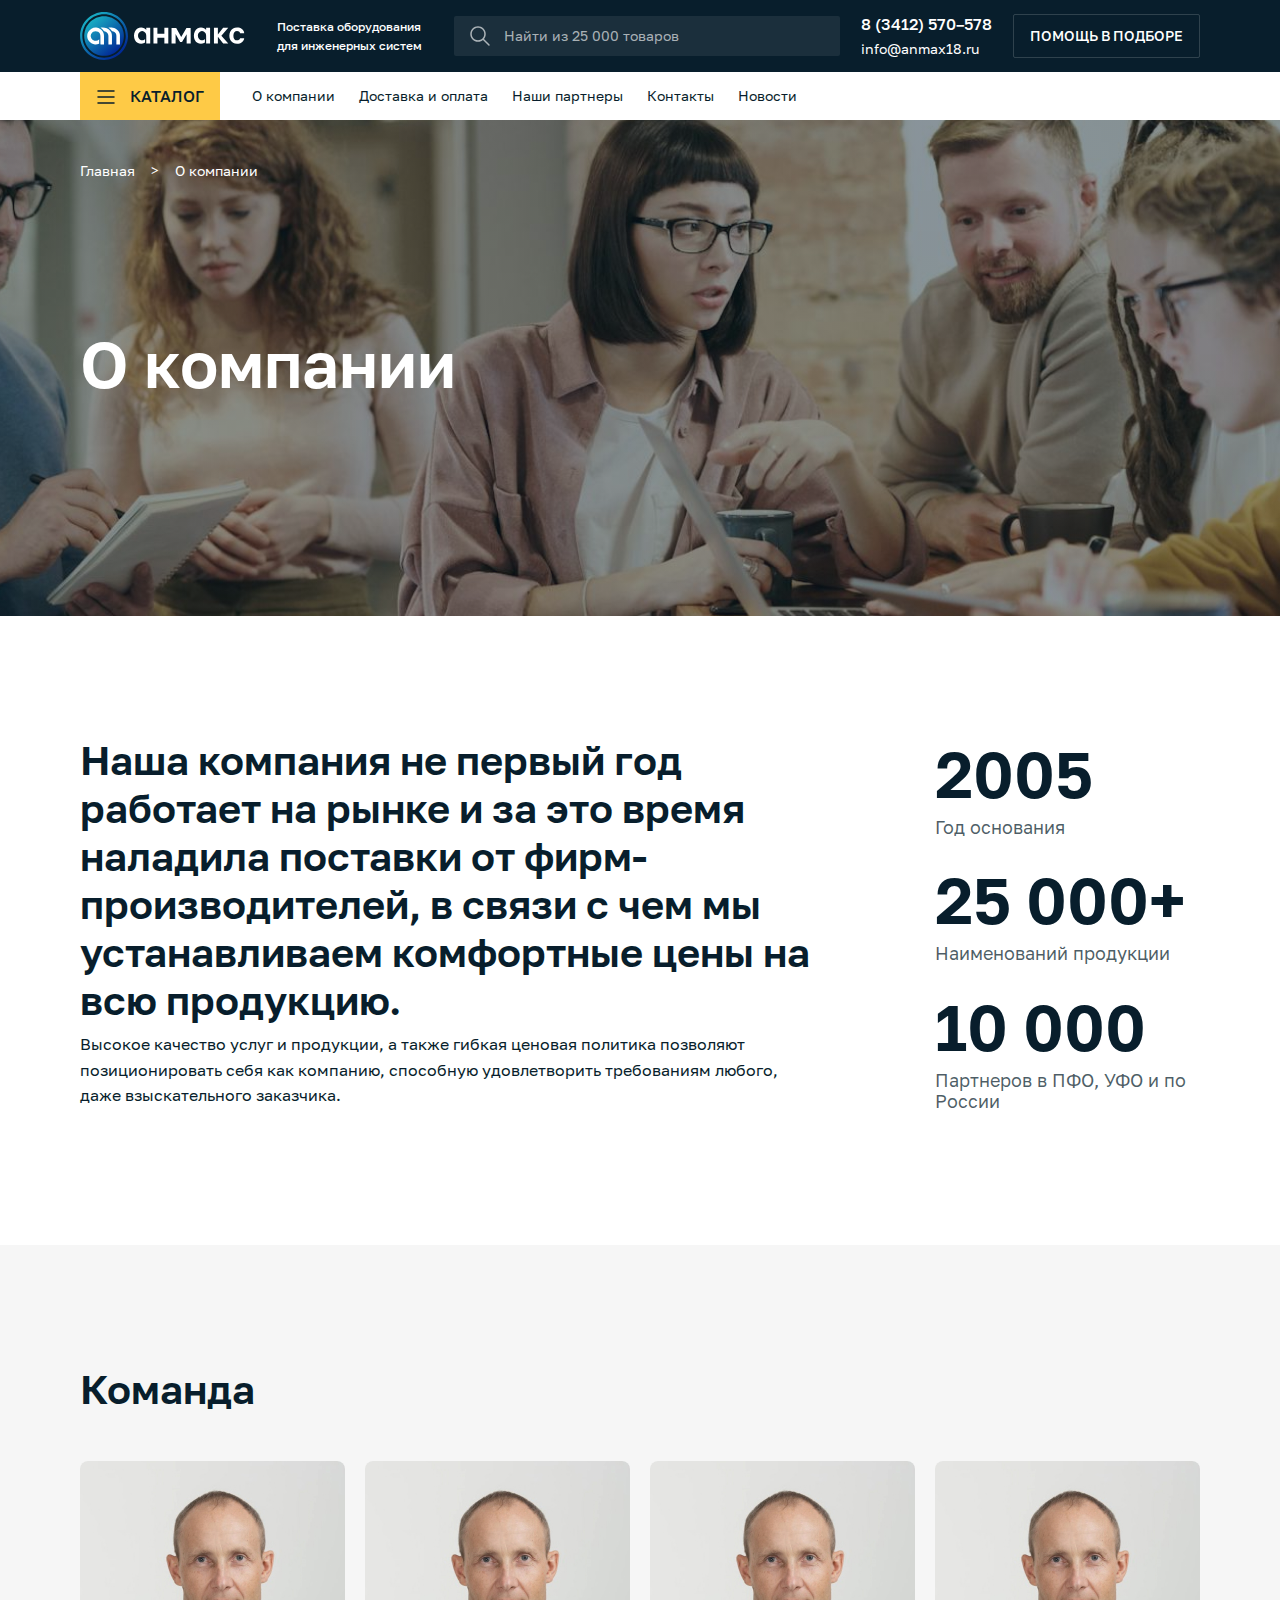
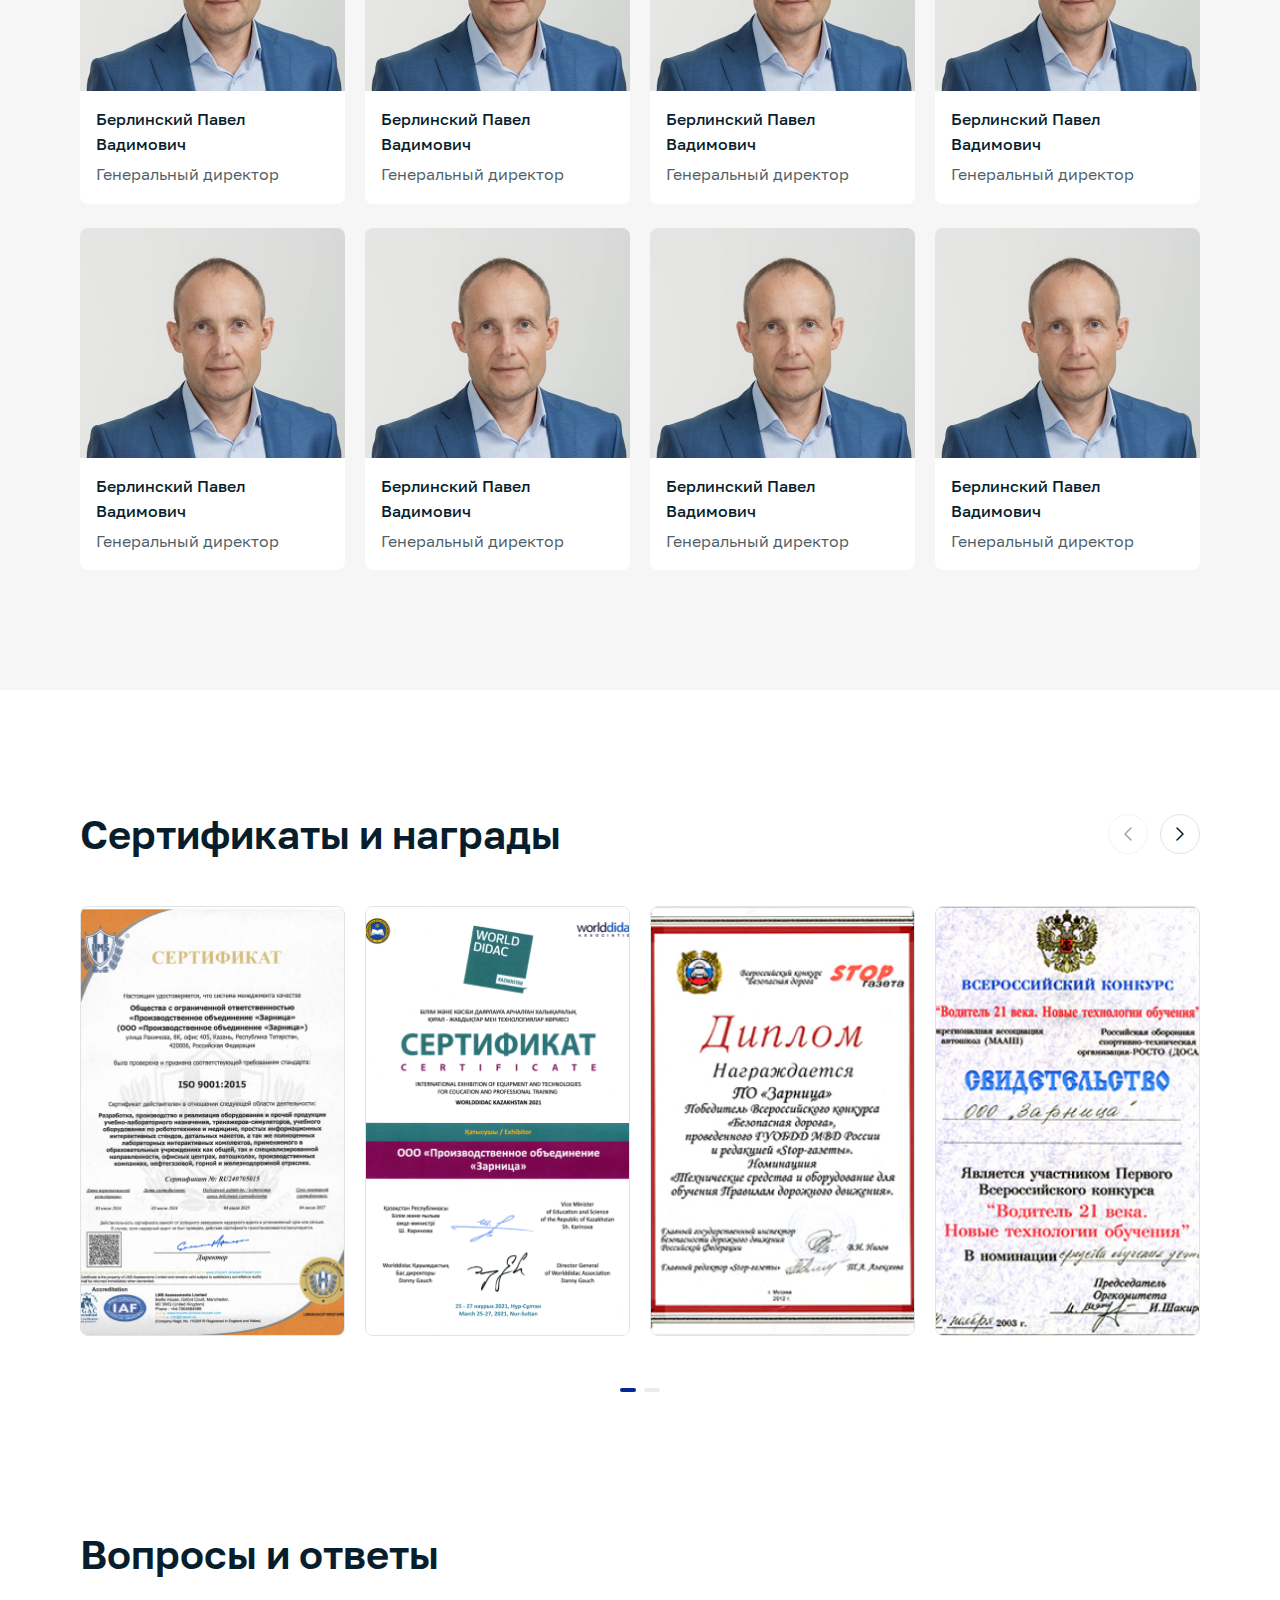
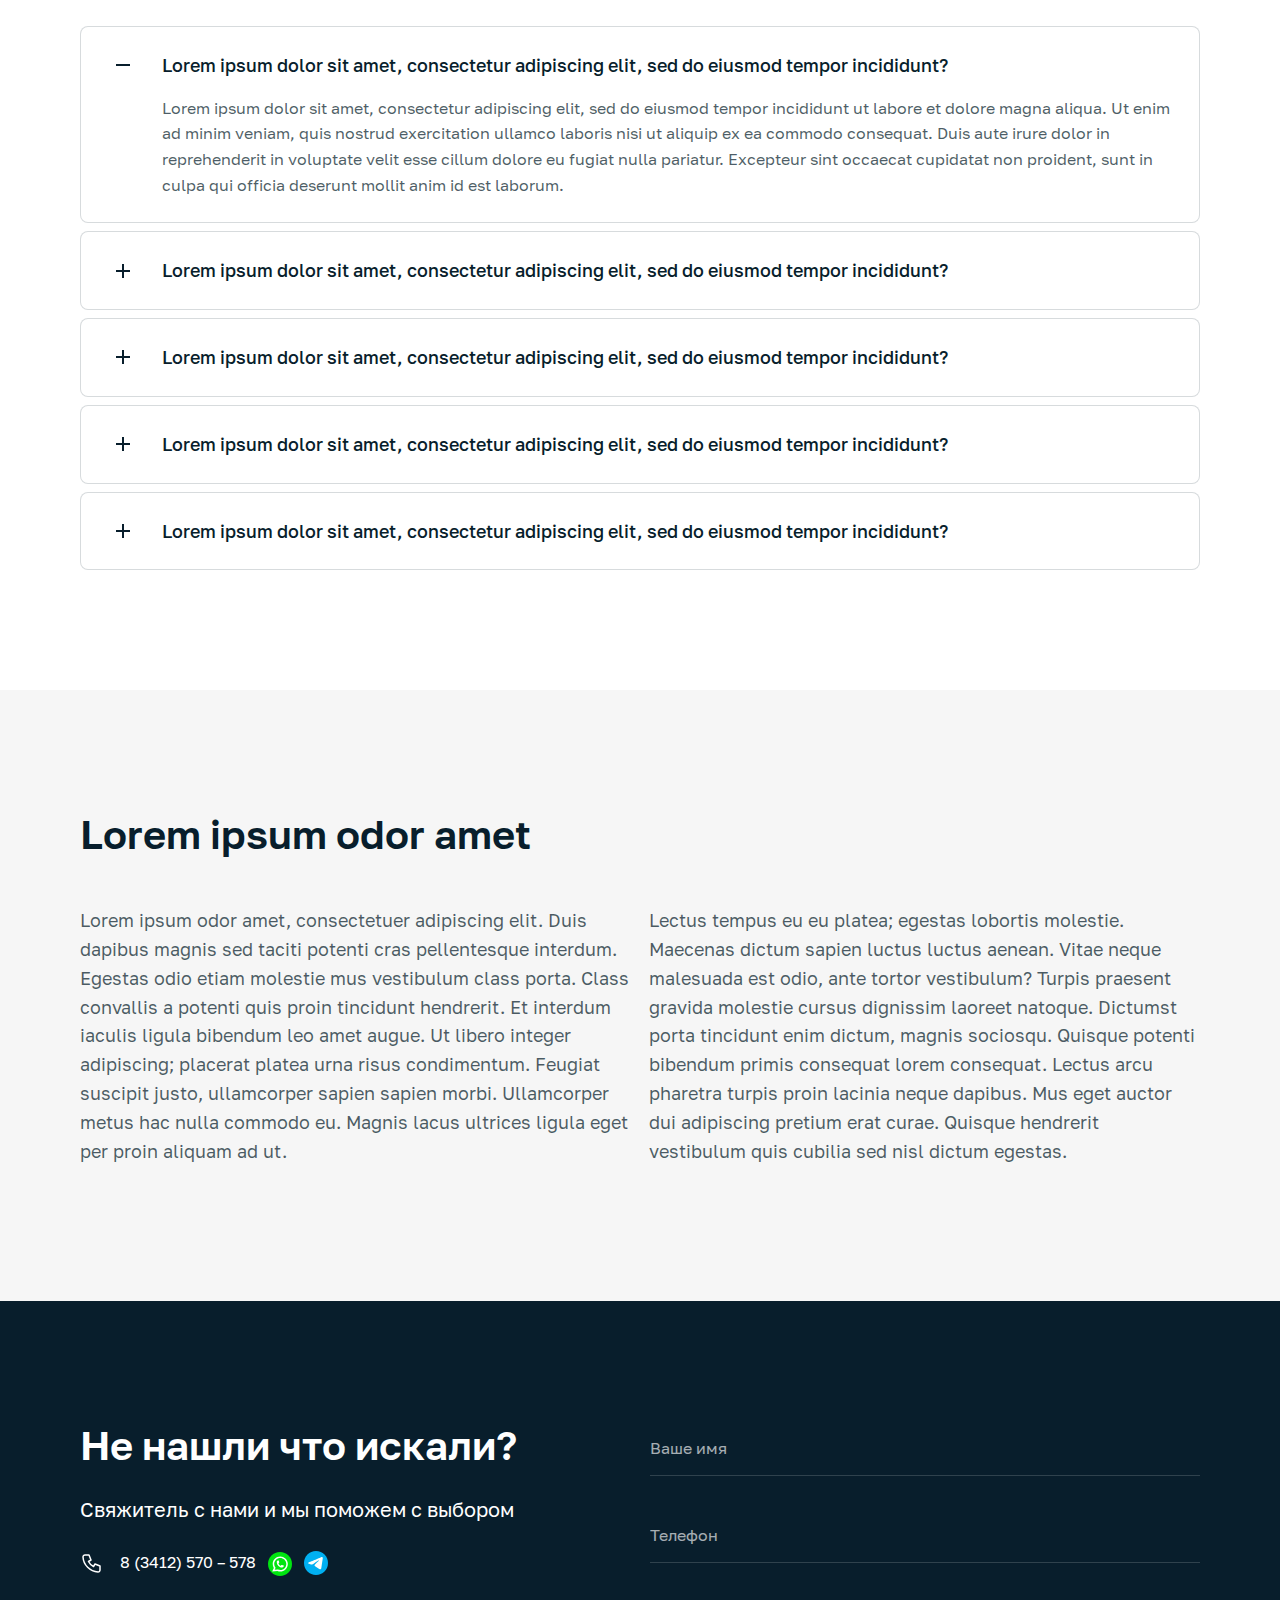
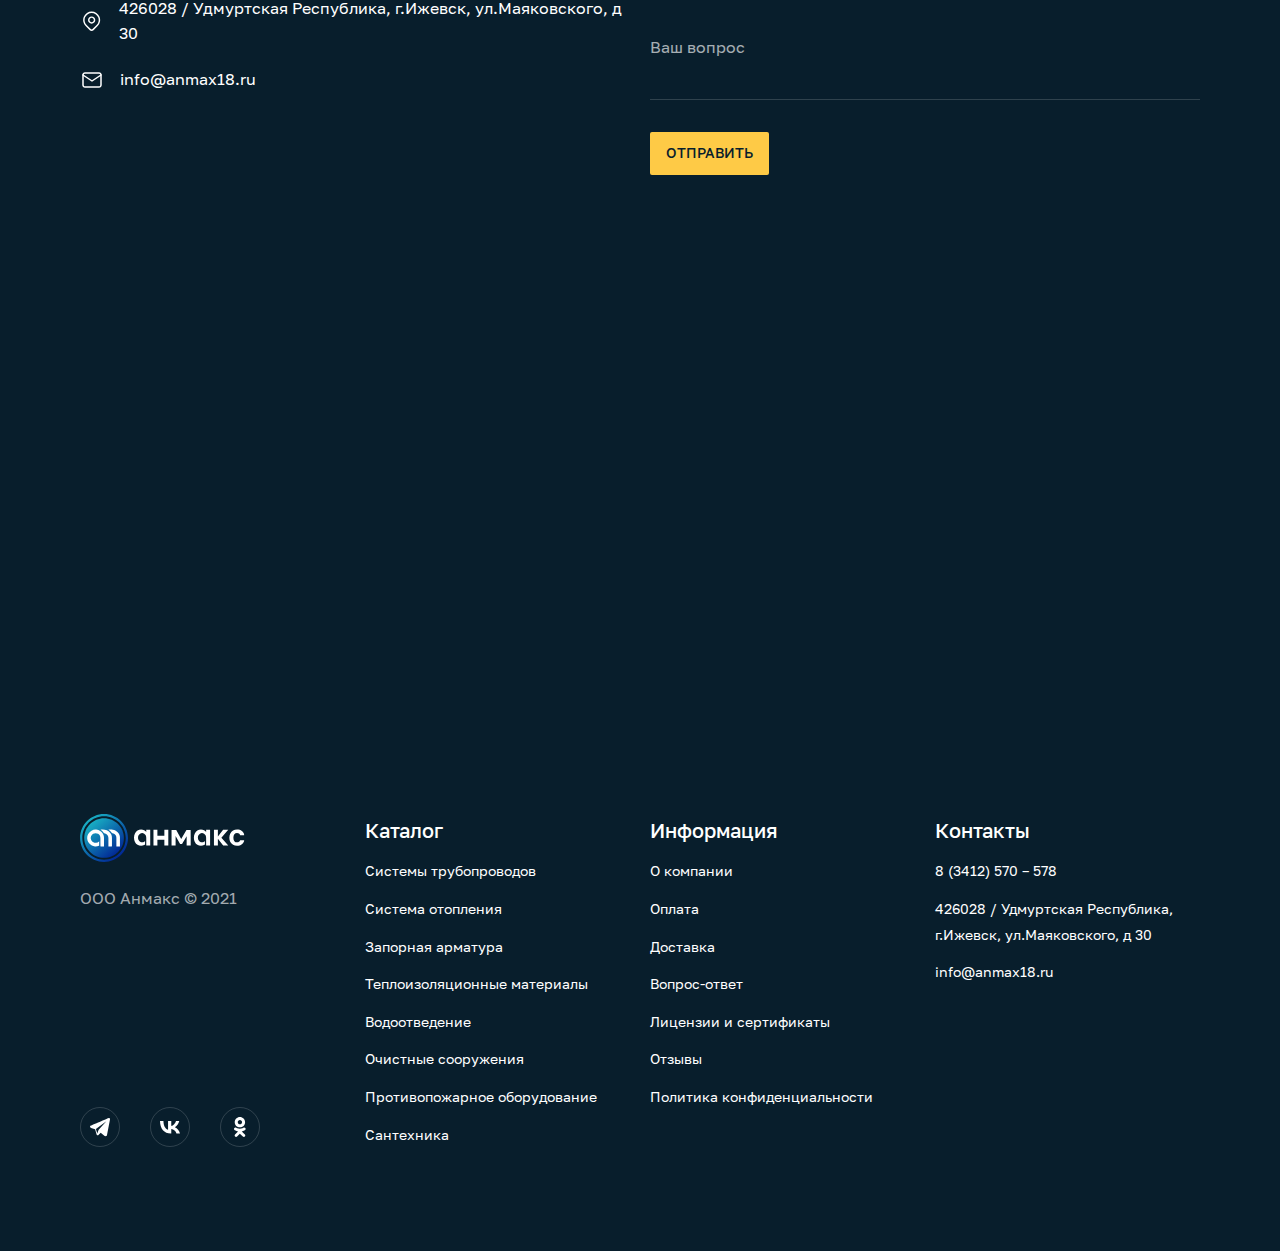
<file: about.html>
<!DOCTYPE html>
<html>

<head>

	<meta charset="utf-8">
	<!-- <base href="/"> -->

	<title>Анмакс</title>
	<meta name="description" content="">

	<meta name="viewport"
		content="width=device-width, initial-scale=1.0, minimum-scale=1.0, maximum-scale=1.0, user-scalable=no">

	<link rel="icon" href="images/favicon.png">
	<meta property="og:image" content="images/preview.jpg">

	<link rel="stylesheet" href="libs/bootstrap/css/bootstrap-reboot.min.css">
	<link rel="stylesheet" href="libs/bootstrap/css/bootstrap-grid.min.css">
	<link rel="stylesheet" href="libs/swiper/swiper-bundle.min.css">
	<link rel="stylesheet" href="libs/fancybox/fancybox.min.css">

	<link rel="stylesheet" href="css/main.css">
	<link rel="stylesheet" href="css/media.css">

	<script src="libs/jquery/jquery-3.6.0.min.js" defer></script>
	<script src="libs/swiper/swiper-bundle.min.js" defer></script>
	<script src="libs/fancybox/fancybox.umd.js" defer></script>
	<script src="libs/input-mask/jquery.maskedinput.min.js"></script>

	<script src="js/common.js" defer></script>

</head>

<body>

	<div class="app">
		<header>
			<div class="top_nav">
				<div class="container">
					<div class="row">
						<div class="col-12">
							<div class="d-flex align-items-center justify-content-between">
								<div class="d-flex align-items-center">
									<a href="#" class="logo">
										<img src="images/logo.svg" alt="">
									</a>
									<div class="ls_size m_text d-none d-md-block">
										Поставка оборудования<br>для инженерных систем
									</div>
									<div class="search_wrapper d-none d-lg-block">
										<form>
											<button>
												<svg width="20" height="20" viewBox="0 0 20 20" fill="none" xmlns="http://www.w3.org/2000/svg">
													<path fill-rule="evenodd" clip-rule="evenodd"
														d="M8 0.25C6.98226 0.25 5.97448 0.450459 5.0342 0.839933C4.09393 1.22941 3.23958 1.80027 2.51992 2.51992C1.80027 3.23958 1.22941 4.09393 0.839934 5.0342C0.45046 5.97448 0.25 6.98226 0.25 8C0.25 9.01774 0.45046 10.0255 0.839934 10.9658C1.22941 11.9061 1.80027 12.7604 2.51992 13.4801C3.23958 14.1997 4.09393 14.7706 5.0342 15.1601C5.97448 15.5495 6.98226 15.75 8 15.75C9.01774 15.75 10.0255 15.5495 10.9658 15.1601C11.6743 14.8666 12.334 14.4702 12.924 13.9847L18.4697 19.5303C18.7626 19.8232 19.2374 19.8232 19.5303 19.5303C19.8232 19.2374 19.8232 18.7626 19.5303 18.4697L13.9847 12.924C14.4702 12.334 14.8666 11.6743 15.1601 10.9658C15.5495 10.0255 15.75 9.01774 15.75 8C15.75 6.98226 15.5495 5.97448 15.1601 5.0342C14.7706 4.09393 14.1997 3.23958 13.4801 2.51992C12.7604 1.80027 11.9061 1.22941 10.9658 0.839933C10.0255 0.450459 9.01774 0.25 8 0.25ZM5.60823 2.22575C6.36651 1.91166 7.17924 1.75 8 1.75C8.82076 1.75 9.63349 1.91166 10.3918 2.22575C11.1501 2.53984 11.8391 3.00022 12.4194 3.58058C12.9998 4.16095 13.4602 4.84994 13.7742 5.60823C14.0883 6.36651 14.25 7.17924 14.25 8C14.25 8.82076 14.0883 9.63349 13.7742 10.3918C13.4602 11.1501 12.9998 11.8391 12.4194 12.4194C11.8391 12.9998 11.1501 13.4602 10.3918 13.7742C9.63349 14.0883 8.82076 14.25 8 14.25C7.17924 14.25 6.36651 14.0883 5.60823 13.7742C4.84994 13.4602 4.16095 12.9998 3.58058 12.4194C3.00022 11.8391 2.53984 11.1501 2.22575 10.3918C1.91166 9.63349 1.75 8.82076 1.75 8C1.75 7.17924 1.91166 6.36651 2.22575 5.60823C2.53984 4.84994 3.00022 4.16095 3.58058 3.58058C4.16095 3.00022 4.84994 2.53984 5.60823 2.22575Z"
														fill="white" fill-opacity="0.64" />
												</svg>
											</button>
											<input type="search" name="" id="" class="main_search" required
												placeholder="Найти из 25 000 товаров">
										</form>
									</div>
								</div>
								<div class="contact_header">
									<a href="tel:+73412570578" class="m_text d-block">8 (3412) 570–578</a>
									<a href="mailto:info@anmax18.ru" class="s_size d-block">info@anmax18.ru</a>
								</div>
								<a href="#" class="btn border_btn d-none d-lg-inline-block">Помощь в подборе</a>
								<a href="tel:" class="d-block d-lg-none phone-header">
									<svg width="24" height="24" viewBox="0 0 24 24" fill="none" xmlns="http://www.w3.org/2000/svg">
										<g clip-path="url(#clip0_178_3539)">
											<path
												d="M5 4H9L11 9L8.5 10.5C9.57096 12.6715 11.3285 14.429 13.5 15.5L15 13L20 15V19C20 19.5304 19.7893 20.0391 19.4142 20.4142C19.0391 20.7893 18.5304 21 18 21C14.0993 20.763 10.4202 19.1065 7.65683 16.3432C4.8935 13.5798 3.23705 9.90074 3 6C3 5.46957 3.21071 4.96086 3.58579 4.58579C3.96086 4.21071 4.46957 4 5 4Z"
												stroke="white" stroke-width="1.5" stroke-linecap="round" stroke-linejoin="round" />
										</g>
										<defs>
											<clipPath id="clip0_178_3539">
												<rect width="24" height="24" fill="white" />
											</clipPath>
										</defs>
									</svg>
								</a>
							</div>
						</div>
					</div>
				</div>
			</div>
			<div class="main_nav">
				<div class="container">
					<div class="row">
						<div class="col-12">
							<div class="d-flex align-items-center justify-content-between justify-content-lg-start">
								<button class="toggle_btn">
									<div>
										<svg width="24" height="24" viewBox="0 0 24 24" fill="none" xmlns="http://www.w3.org/2000/svg">
											<path d="M4 6H20" stroke="#081E2C" stroke-width="1.5" stroke-linecap="round"
												stroke-linejoin="round" />
											<path d="M4 12H20" stroke="#081E2C" stroke-width="1.5" stroke-linecap="round"
												stroke-linejoin="round" />
											<path d="M4 18H20" stroke="#081E2C" stroke-width="1.5" stroke-linecap="round"
												stroke-linejoin="round" />
										</svg>
										<svg width="24" height="24" viewBox="0 0 24 24" fill="none" xmlns="http://www.w3.org/2000/svg"
											style="display: none;">
											<path d="M6.34314 17.6567L17.6568 6.34303" stroke="#081E2C" stroke-width="1.5"
												stroke-linecap="round" stroke-linejoin="round" />
											<path d="M17.6569 17.6567L6.34315 6.34303" stroke="#081E2C" stroke-width="1.5"
												stroke-linecap="round" stroke-linejoin="round" />
										</svg>
									</div>
									<span class="d-lg-block d-none">Каталог</span>
								</button>
								<div class="search_wrapper d-block d-lg-none">
									<form>
										<button>
											<svg width="20" height="20" viewBox="0 0 20 20" fill="none" xmlns="http://www.w3.org/2000/svg">
												<path fill-rule="evenodd" clip-rule="evenodd"
													d="M8 0.25C6.98226 0.25 5.97448 0.450459 5.0342 0.839933C4.09393 1.22941 3.23958 1.80027 2.51992 2.51992C1.80027 3.23958 1.22941 4.09393 0.839934 5.0342C0.45046 5.97448 0.25 6.98226 0.25 8C0.25 9.01774 0.45046 10.0255 0.839934 10.9658C1.22941 11.9061 1.80027 12.7604 2.51992 13.4801C3.23958 14.1997 4.09393 14.7706 5.0342 15.1601C5.97448 15.5495 6.98226 15.75 8 15.75C9.01774 15.75 10.0255 15.5495 10.9658 15.1601C11.6743 14.8666 12.334 14.4702 12.924 13.9847L18.4697 19.5303C18.7626 19.8232 19.2374 19.8232 19.5303 19.5303C19.8232 19.2374 19.8232 18.7626 19.5303 18.4697L13.9847 12.924C14.4702 12.334 14.8666 11.6743 15.1601 10.9658C15.5495 10.0255 15.75 9.01774 15.75 8C15.75 6.98226 15.5495 5.97448 15.1601 5.0342C14.7706 4.09393 14.1997 3.23958 13.4801 2.51992C12.7604 1.80027 11.9061 1.22941 10.9658 0.839933C10.0255 0.450459 9.01774 0.25 8 0.25ZM5.60823 2.22575C6.36651 1.91166 7.17924 1.75 8 1.75C8.82076 1.75 9.63349 1.91166 10.3918 2.22575C11.1501 2.53984 11.8391 3.00022 12.4194 3.58058C12.9998 4.16095 13.4602 4.84994 13.7742 5.60823C14.0883 6.36651 14.25 7.17924 14.25 8C14.25 8.82076 14.0883 9.63349 13.7742 10.3918C13.4602 11.1501 12.9998 11.8391 12.4194 12.4194C11.8391 12.9998 11.1501 13.4602 10.3918 13.7742C9.63349 14.0883 8.82076 14.25 8 14.25C7.17924 14.25 6.36651 14.0883 5.60823 13.7742C4.84994 13.4602 4.16095 12.9998 3.58058 12.4194C3.00022 11.8391 2.53984 11.1501 2.22575 10.3918C1.91166 9.63349 1.75 8.82076 1.75 8C1.75 7.17924 1.91166 6.36651 2.22575 5.60823C2.53984 4.84994 3.00022 4.16095 3.58058 3.58058C4.16095 3.00022 4.84994 2.53984 5.60823 2.22575Z"
													fill="#081E2C" fill-opacity="0.64" />
											</svg>
										</button>
										<input type="search" name="" id="" class="main_search" required
											placeholder="Найти из 25 000 товаров">
									</form>
								</div>
								<button class="menu_button d-lg-none d-block">
									<svg width="24" height="24" viewBox="0 0 24 24" fill="none" xmlns="http://www.w3.org/2000/svg">
										<path
											d="M11 12C11 12.2652 11.1054 12.5196 11.2929 12.7071C11.4804 12.8946 11.7348 13 12 13C12.2652 13 12.5196 12.8946 12.7071 12.7071C12.8946 12.5196 13 12.2652 13 12C13 11.7348 12.8946 11.4804 12.7071 11.2929C12.5196 11.1054 12.2652 11 12 11C11.7348 11 11.4804 11.1054 11.2929 11.2929C11.1054 11.4804 11 11.7348 11 12Z"
											fill="#081E2C" stroke="#081E2C" stroke-width="1.5" stroke-linecap="round"
											stroke-linejoin="round" />
										<path
											d="M11 19C11 19.2652 11.1054 19.5196 11.2929 19.7071C11.4804 19.8946 11.7348 20 12 20C12.2652 20 12.5196 19.8946 12.7071 19.7071C12.8946 19.5196 13 19.2652 13 19C13 18.7348 12.8946 18.4804 12.7071 18.2929C12.5196 18.1054 12.2652 18 12 18C11.7348 18 11.4804 18.1054 11.2929 18.2929C11.1054 18.4804 11 18.7348 11 19Z"
											fill="#081E2C" stroke="#081E2C" stroke-width="1.5" stroke-linecap="round"
											stroke-linejoin="round" />
										<path
											d="M11 5C11 5.26522 11.1054 5.51957 11.2929 5.70711C11.4804 5.89464 11.7348 6 12 6C12.2652 6 12.5196 5.89464 12.7071 5.70711C12.8946 5.51957 13 5.26522 13 5C13 4.73478 12.8946 4.48043 12.7071 4.29289C12.5196 4.10536 12.2652 4 12 4C11.7348 4 11.4804 4.10536 11.2929 4.29289C11.1054 4.48043 11 4.73478 11 5Z"
											fill="#081E2C" stroke="#081E2C" stroke-width="1.5" stroke-linecap="round"
											stroke-linejoin="round" />
									</svg>
								</button>
								<nav class="d-lg-block d-none">
									<ul>
										<li><a href="#">О компании</a></li>
										<li><a href="#">Доставка и оплата</a></li>
										<li><a href="#">Наши партнеры</a></li>
										<li><a href="#">Контакты</a></li>
										<li><a href="#">Новости</a></li>
									</ul>
								</nav>
							</div>
						</div>
					</div>
				</div>
			</div>
			<div class="mega_menu">
				<div class="container">
					<div class="row">
						<div class="col-12">
							<nav>
								<div class="back_btn d-lg-none d-flex align-items-center mt-4">
									<svg width="24" height="24" viewBox="0 0 24 24" fill="none" xmlns="http://www.w3.org/2000/svg">
										<path d="M15 6L9 12L15 18" stroke="#081E2C" stroke-width="1.5" stroke-linecap="round"
											stroke-linejoin="round" />
									</svg>
									<span>Назад</span>
								</div>
								<ul>
									<li>
										<a href="#">Системы трубопроводов</a>
										<ul class="sub-menu">
											<li><a href="#"><img src="images/menu_image.png" loading="lazy" alt="">Гофрированные трубы для
													канализации </a></li>
											<li><a href="#"><img src="images/menu_image.png" loading="lazy" alt="">Гофрированные трубы для
													канализации </a></li>
											<li><a href="#"><img src="images/menu_image.png" loading="lazy" alt="">Гофрированные трубы для
													канализации </a></li>
											<li><a href="#"><img src="images/menu_image.png" loading="lazy" alt="">Гофрированные трубы для
													канализации </a></li>
										</ul>
									</li>
									<li>
										<a href="#">Система отопления</a>
										<ul class="sub-menu">
											<li><a href="#123"><img src="images/menu_image.png" loading="lazy" alt="">Гофрированные трубы для
													канализации </a></li>
										</ul>
									</li>
									<li><a href="#">Запорная арматура</a></li>
									<li><a href="#">Теплоизоляционные материалы</a></li>
									<li><a href="#">Водоотводедение</a></li>
									<li><a href="#">Очистные сооружения</a></li>
									<li><a href="#">Противопожарное оборудование</a></li>
									<li><a href="#">Сантехника</a></li>
								</ul>
							</nav>
						</div>
					</div>
				</div>
			</div>
		</header>
		<aside>
			<div class="container">
				<div class="row">
					<div class="col-12">
						<div class="main_nav">
							<nav>
								<ul>
									<li><a href="#">О компании</a></li>
									<li><a href="#">Доставка и оплата</a></li>
									<li><a href="#">Наши партнеры</a></li>
									<li><a href="#">Контакты</a></li>
									<li><a href="#">Новости</a></li>
								</ul>
							</nav>
							<a href="#" class="btn border_btn mt-4">Помощь в подборе</a>
						</div>
					</div>
				</div>
			</div>
		</aside>
		<main>
			<div class="page_first_screen" style="background-image: url('./images/page_bg.jpg');">
				<div class="container">
					<div class="row align-items-center">
						<div class="first_screen_wrap white_text">
							<div class="col-12">
								<p id="breadcrumbs" class="mb-lg-5 mb-4">
									<span><span><a href="#">Главная</a></span> &gt; <span>О компании</span></span></span>
								</p>
							</div>
							<div class="col-12">
								<h1>О компании</h1>
							</div>
						</div>
					</div>
				</div>
			</div>
			<section>
				<div class="container">
					<div class="row">
						<div class="col-lg-8 col-xl-8">
							<div class="page_content_about">
								<h2>Наша компания не первый год работает
									на рынке и за это время наладила поставки от фирм-производителей, в связи с чем
									мы устанавливаем комфортные цены на всю продукцию.</h2>
								<p>
									Высокое качество услуг и продукции, а также гибкая ценовая политика позволяют позиционировать себя как компанию, способную удовлетворить требованиям любого, даже взыскательного заказчика.
								</p>
							</div>
						</div>
						<div class="col-lg-3 offset-lg-1">
							<div class="row gy-4 lh-1">
								<div class="col-12">
									<div class="one mb-1">2005</div>
									<div class="light_text m_size">Год основания</div>
								</div>
								<div class="col-12">
									<div class="one mb-1">25 000+</div>
									<div class="light_text m_size">Наименований продукции</div>
								</div>
								<div class="col-12">
									<div class="one mb-1">10 000</div>
									<div class="light_text m_size">Партнеров в ПФО, УФО и по России</div>
								</div>
							</div>
						</div>
					</div>
				</div>
			</section>
			<section class="gray">
				<div class="container">
					<div class="row">
						<div class="col-12">
							<h2 class="mb-lg-5 mb-4">Команда</h2>
						</div>
					</div>
					<div class="row gy-lg-4 gy-3">
						<div class="col-lg-3 col-sm-6">
							<div class="team_card">
								<img src="images/team.jpg" loading="lazy" alt="">
								<div>
									<div class="m_text mb-1">Берлинский Павел Вадимович</div>
									<div class="light_text">Генеральный директор</div>
								</div>
							</div>
						</div>
						<div class="col-lg-3 col-sm-6">
							<div class="team_card">
								<img src="images/team.jpg" loading="lazy" alt="">
								<div>
									<div class="m_text mb-1">Берлинский Павел Вадимович</div>
									<div class="light_text">Генеральный директор</div>
								</div>
							</div>
						</div>
						<div class="col-lg-3 col-sm-6">
							<div class="team_card">
								<img src="images/team.jpg" loading="lazy" alt="">
								<div>
									<div class="m_text mb-1">Берлинский Павел Вадимович</div>
									<div class="light_text">Генеральный директор</div>
								</div>
							</div>
						</div>
						<div class="col-lg-3 col-sm-6">
							<div class="team_card">
								<img src="images/team.jpg" loading="lazy" alt="">
								<div>
									<div class="m_text mb-1">Берлинский Павел Вадимович</div>
									<div class="light_text">Генеральный директор</div>
								</div>
							</div>
						</div>
						<div class="col-lg-3 col-sm-6">
							<div class="team_card">
								<img src="images/team.jpg" loading="lazy" alt="">
								<div>
									<div class="m_text mb-1">Берлинский Павел Вадимович</div>
									<div class="light_text">Генеральный директор</div>
								</div>
							</div>
						</div>
						<div class="col-lg-3 col-sm-6">
							<div class="team_card">
								<img src="images/team.jpg" loading="lazy" alt="">
								<div>
									<div class="m_text mb-1">Берлинский Павел Вадимович</div>
									<div class="light_text">Генеральный директор</div>
								</div>
							</div>
						</div>
						<div class="col-lg-3 col-sm-6">
							<div class="team_card">
								<img src="images/team.jpg" loading="lazy" alt="">
								<div>
									<div class="m_text mb-1">Берлинский Павел Вадимович</div>
									<div class="light_text">Генеральный директор</div>
								</div>
							</div>
						</div>
						<div class="col-lg-3 col-sm-6">
							<div class="team_card">
								<img src="images/team.jpg" loading="lazy" alt="">
								<div>
									<div class="m_text mb-1">Берлинский Павел Вадимович</div>
									<div class="light_text">Генеральный директор</div>
								</div>
							</div>
						</div>
					</div>
				</div>
			</section>
			<section>
				<div class="container">
					<div class="row">
						<div class="d-flex align-items-center justify-content-between mb-lg-5 mb-4">
							<h2 class="mb-0">Сертификаты и награды</h2>
							<div class="slider_nav d-flex justify-content-between align-items-center">
								<div class="prev_btn slider_nav_docs d-none d-lg-flex">
									<svg width="24" height="24" viewBox="0 0 24 24" fill="none" xmlns="http://www.w3.org/2000/svg">
										<path d="M15 6L9 12L15 18" stroke="#081E2C" stroke-width="1.5" stroke-linecap="round" stroke-linejoin="round" />
									</svg>
								</div>
								<div class="next_btn slider_nav_docs d-none d-lg-flex">
									<svg width="24" height="24" viewBox="0 0 24 24" fill="none" xmlns="http://www.w3.org/2000/svg">
										<path d="M9 18L15 12L9 6" stroke="#081E2C" stroke-width="1.5" stroke-linecap="round" stroke-linejoin="round" />
									</svg>
								</div>
							</div>
						</div>
					</div>
					<div class="row">
						<div class="col-12">
							<div class="docs_slider">
								<div class="swiper-wrapper">
									<div class="swiper-slide">
										<a href="images/docs1.png" data-fancybox="gallery" class="d-block">
											<img src="images/docs1.png" loading="lazy" alt="">
										</a>
									</div>
									<div class="swiper-slide">
										<a href="images/docs2.png" data-fancybox="gallery" class="d-block">
											<img src="images/docs2.png" loading="lazy" alt="">
										</a>
									</div>
									<div class="swiper-slide">
										<a href="images/docs3.png" data-fancybox="gallery" class="d-block">
											<img src="images/docs3.png" loading="lazy" alt="">
										</a>
									</div>
									<div class="swiper-slide">
										<a href="images/docs4.png" data-fancybox="gallery" class="d-block">
											<img src="images/docs4.png" loading="lazy" alt="">
										</a>
									</div>
									<div class="swiper-slide">
										<a href="images/docs4.png" data-fancybox="gallery" class="d-block">
											<img src="images/docs4.png" loading="lazy" alt="">
										</a>
									</div>
								</div>
							</div>
						</div>
					</div>
					<div class="row">
						<div class="swiper-pagination swiper-pagination-alt mt-5"></div>
					</div>
				</div>
			</section>
			<section class="pt-0">
				<div class="container">
					<div class="row">
						<div class="col-12">
							<h2 class="mb-lg-5 mb-4">Вопросы и ответы</h2>
						</div>
					</div>
					<div class="row">
						<div class="col-12">
							<div class="faq_widget">
								<div class="faq_widget_item">
									<div class="m_text m_size">Lorem ipsum dolor sit amet, consectetur adipiscing elit, sed do eiusmod tempor incididunt? </div>
									<div class="light_text">Lorem ipsum dolor sit amet, consectetur adipiscing elit, sed do eiusmod tempor incididunt ut labore et dolore magna aliqua. Ut enim ad minim veniam, quis nostrud exercitation ullamco laboris nisi ut aliquip ex ea commodo consequat. Duis aute irure dolor in reprehenderit in voluptate velit esse cillum dolore eu fugiat nulla pariatur. Excepteur sint occaecat cupidatat non proident, sunt in culpa qui officia deserunt mollit anim id est laborum.</div>
								</div>
								<div class="faq_widget_item">
									<div class="m_text m_size">Lorem ipsum dolor sit amet, consectetur adipiscing elit, sed do eiusmod tempor incididunt? </div>
									<div class="light_text">Lorem ipsum dolor sit amet, consectetur adipiscing elit, sed do eiusmod tempor incididunt ut labore et dolore magna aliqua. Ut enim ad minim veniam, quis nostrud exercitation ullamco laboris nisi ut aliquip ex ea commodo consequat. Duis aute irure dolor in reprehenderit in voluptate velit esse cillum dolore eu fugiat nulla pariatur. Excepteur sint occaecat cupidatat non proident, sunt in culpa qui officia deserunt mollit anim id est laborum.</div>
								</div>
								<div class="faq_widget_item">
									<div class="m_text m_size">Lorem ipsum dolor sit amet, consectetur adipiscing elit, sed do eiusmod tempor incididunt? </div>
									<div class="light_text">Lorem ipsum dolor sit amet, consectetur adipiscing elit, sed do eiusmod tempor incididunt ut labore et dolore magna aliqua. Ut enim ad minim veniam, quis nostrud exercitation ullamco laboris nisi ut aliquip ex ea commodo consequat. Duis aute irure dolor in reprehenderit in voluptate velit esse cillum dolore eu fugiat nulla pariatur. Excepteur sint occaecat cupidatat non proident, sunt in culpa qui officia deserunt mollit anim id est laborum.</div>
								</div>
								<div class="faq_widget_item">
									<div class="m_text m_size">Lorem ipsum dolor sit amet, consectetur adipiscing elit, sed do eiusmod tempor incididunt? </div>
									<div class="light_text">Lorem ipsum dolor sit amet, consectetur adipiscing elit, sed do eiusmod tempor incididunt ut labore et dolore magna aliqua. Ut enim ad minim veniam, quis nostrud exercitation ullamco laboris nisi ut aliquip ex ea commodo consequat. Duis aute irure dolor in reprehenderit in voluptate velit esse cillum dolore eu fugiat nulla pariatur. Excepteur sint occaecat cupidatat non proident, sunt in culpa qui officia deserunt mollit anim id est laborum.</div>
								</div>
								<div class="faq_widget_item">
									<div class="m_text m_size">Lorem ipsum dolor sit amet, consectetur adipiscing elit, sed do eiusmod tempor incididunt? </div>
									<div class="light_text">Lorem ipsum dolor sit amet, consectetur adipiscing elit, sed do eiusmod tempor incididunt ut labore et dolore magna aliqua. Ut enim ad minim veniam, quis nostrud exercitation ullamco laboris nisi ut aliquip ex ea commodo consequat. Duis aute irure dolor in reprehenderit in voluptate velit esse cillum dolore eu fugiat nulla pariatur. Excepteur sint occaecat cupidatat non proident, sunt in culpa qui officia deserunt mollit anim id est laborum.</div>
								</div>
							</div>
						</div>
					</div>
				</div>
			</section>
			<section class="gray">
				<div class="container">
					<div class="row">
						<div class="col-12">
							<h2 class="mb-lg-5 mb-4">Lorem ipsum odor amet</h2>
						</div>
					</div>
					<div class="row">
						<div class="col-12">
							<div class="seo_widget">
								<p>
									Lorem ipsum odor amet, consectetuer adipiscing elit. Duis dapibus magnis sed taciti potenti cras pellentesque interdum. Egestas odio etiam molestie mus vestibulum class porta. Class convallis a potenti quis proin tincidunt hendrerit. Et interdum iaculis ligula bibendum leo amet augue. Ut libero integer adipiscing; placerat platea urna risus condimentum. Feugiat suscipit justo, ullamcorper sapien sapien morbi. Ullamcorper metus hac nulla commodo eu. Magnis lacus ultrices ligula eget per proin aliquam ad ut.
								</p>
								<p>Lectus tempus eu eu platea; egestas lobortis molestie. Maecenas dictum sapien luctus luctus aenean. Vitae neque malesuada est odio, ante tortor vestibulum? Turpis praesent gravida molestie cursus dignissim laoreet natoque. Dictumst porta tincidunt enim dictum, magnis sociosqu. Quisque potenti bibendum primis consequat lorem consequat. Lectus arcu pharetra turpis proin lacinia neque dapibus. Mus eget auctor dui adipiscing pretium erat curae. Quisque hendrerit vestibulum quis cubilia sed nisl dictum egestas.</p>
							</div>
						</div>
					</div>
				</div>
			</section>
		</main>
		<footer>
			<div class="container">
				<div class="row pb-4 gy-5">
					<div class="col-lg-6">
						<div class="footer_contact_widget">
							<h2 class="mb-4">Не нашли что искали?</h2>
							<div class="lg_size mb-4">Cвяжитель с нами и мы поможем с выбором </div>
							<div class="footer_contact_widget_items">
								<div class="d-flex align-items-center">
									<a href="#" class="d-flex align-items-center">
										<svg width="24" height="24" viewBox="0 0 24 24" fill="none" xmlns="http://www.w3.org/2000/svg">
											<path
												d="M5 4H9L11 9L8.5 10.5C9.57096 12.6715 11.3285 14.429 13.5 15.5L15 13L20 15V19C20 19.5304 19.7893 20.0391 19.4142 20.4142C19.0391 20.7893 18.5304 21 18 21C14.0993 20.763 10.4202 19.1065 7.65683 16.3432C4.8935 13.5798 3.23705 9.90074 3 6C3 5.46957 3.21071 4.96086 3.58579 4.58579C3.96086 4.21071 4.46957 4 5 4Z"
												stroke="white" stroke-width="1.5" stroke-linecap="round" stroke-linejoin="round" />
										</svg>
										<span>8 (3412) 570 – 578</span>
									</a>
									<div class="d-flex align-items-center social_widget_form">
										<a href="#">
											<svg width="24" height="25" viewBox="0 0 24 25" fill="none" xmlns="http://www.w3.org/2000/svg">
												<path
													d="M12.0273 0.983398H11.9727C5.36035 0.983398 0 6.34375 0 12.9561V13.0107C0 19.6231 5.36035 24.9834 11.9727 24.9834H12.0273C18.6397 24.9834 24 19.6231 24 13.0107V12.9561C24 6.34375 18.6397 0.983398 12.0273 0.983398Z"
													fill="#00E510" />
												<path
													d="M14.3388 16.4934C11.2673 16.4934 8.7683 13.9936 8.76746 10.922C8.7683 10.1434 9.40229 9.51025 10.1792 9.51025C10.2591 9.51025 10.3381 9.51698 10.4138 9.53043C10.5803 9.55818 10.7384 9.61452 10.8838 9.69944C10.9049 9.71205 10.9192 9.73223 10.9225 9.75578L11.2471 11.8015C11.2513 11.8259 11.2437 11.8495 11.2277 11.8671C11.0486 12.0656 10.8199 12.2085 10.5652 12.28L10.4424 12.3144L10.4886 12.433C10.9074 13.4992 11.76 14.3509 12.827 14.7714L12.9456 14.8185L12.98 14.6957C13.0515 14.4409 13.1945 14.2122 13.3929 14.0331C13.4072 14.0197 13.4265 14.0129 13.4459 14.0129C13.4501 14.0129 13.4543 14.0129 13.4593 14.0138L15.5051 14.3383C15.5295 14.3425 15.5496 14.356 15.5623 14.377C15.6463 14.5225 15.7027 14.6814 15.7313 14.8479C15.7447 14.9219 15.7506 15.0001 15.7506 15.0816C15.7506 15.8594 15.1175 16.4926 14.3388 16.4934Z"
													fill="#FDFDFD" />
												<path
													d="M19.7856 12.3093C19.62 10.4376 18.7624 8.70127 17.3708 7.42068C15.9708 6.13252 14.1546 5.42285 12.2551 5.42285C8.08624 5.42285 4.69431 8.81479 4.69431 12.9837C4.69431 14.3828 5.08025 15.7458 5.81094 16.9331L4.1814 20.5403L9.39879 19.9845C10.3061 20.3561 11.2663 20.5445 12.2543 20.5445C12.5141 20.5445 12.7806 20.531 13.048 20.5033C13.2835 20.478 13.5214 20.441 13.7552 20.3939C17.2463 19.6885 19.7949 16.59 19.8151 13.024V12.9837C19.8151 12.7566 19.805 12.5296 19.7848 12.3093H19.7856ZM9.59975 18.4012L6.71316 18.7089L7.57502 16.7994L7.40265 16.5681C7.39003 16.5513 7.37742 16.5345 7.36313 16.5152C6.61478 15.4818 6.21958 14.2609 6.21958 12.9845C6.21958 9.65646 8.92708 6.94897 12.2551 6.94897C15.3729 6.94897 18.0157 9.38151 18.2705 12.4867C18.2839 12.6532 18.2915 12.8205 18.2915 12.9853C18.2915 13.0324 18.2906 13.0787 18.2898 13.1283C18.2259 15.9123 16.281 18.2767 13.5601 18.8788C13.3524 18.925 13.1397 18.9603 12.9278 18.983C12.7075 19.0082 12.4813 19.0209 12.2568 19.0209C11.4572 19.0209 10.6802 18.8661 9.94618 18.5601C9.86461 18.5273 9.78473 18.492 9.7099 18.4558L9.60059 18.4028L9.59975 18.4012Z"
													fill="#FDFDFD" />
											</svg>
										</a>
										<a href="#">
											<svg width="24" height="24" viewBox="0 0 24 24" fill="none" xmlns="http://www.w3.org/2000/svg">
												<path
													d="M12.0273 0H11.9727C5.36034 0 0 5.36035 0 11.9727V12.0273C0 18.6397 5.36034 24 11.9727 24H12.0273C18.6397 24 24 18.6397 24 12.0273V11.9727C24 5.36035 18.6397 0 12.0273 0Z"
													fill="#00B0F2" />
												<path
													d="M4.54554 11.5908C4.57917 11.574 4.61282 11.558 4.64562 11.5429C5.2157 11.2789 5.79336 11.0317 6.37017 10.7845C6.40128 10.7845 6.4534 10.7483 6.48283 10.7366C6.5274 10.7172 6.57197 10.6987 6.61653 10.6794L6.87299 10.5692C7.04452 10.4961 7.2152 10.4229 7.38673 10.3498C7.72895 10.2035 8.07117 10.0572 8.41339 9.91001C9.09783 9.6174 9.78313 9.32395 10.4676 9.03133C11.152 8.73872 11.8373 8.44527 12.5217 8.15266C13.2062 7.86005 13.8914 7.5666 14.5759 7.27399C15.2603 6.98137 15.9456 6.68792 16.6301 6.39531C16.7823 6.32973 16.9471 6.23219 17.1102 6.2036C17.2472 6.17922 17.3809 6.13213 17.5188 6.10606C17.7803 6.05645 18.0687 6.03627 18.3193 6.14474C18.4059 6.18258 18.4858 6.23555 18.5522 6.30198C18.87 6.61645 18.8255 7.13272 18.7582 7.575C18.2899 10.6575 17.8215 13.7409 17.3523 16.8234C17.2884 17.2463 17.201 17.7104 16.8672 17.9778C16.5846 18.204 16.1827 18.2292 15.8338 18.1334C15.4848 18.0367 15.1771 17.8341 14.8752 17.6348C13.6232 16.8057 12.3704 15.9766 11.1184 15.1476C10.8207 14.9508 10.4894 14.6935 10.4928 14.3362C10.4945 14.1209 10.6231 13.9292 10.7543 13.7585C11.8423 12.3392 13.4122 11.3638 14.5801 10.0101C14.7449 9.8192 14.8744 9.47445 14.6482 9.36431C14.5137 9.29872 14.3589 9.38785 14.2362 9.47277C12.6924 10.5448 11.1495 11.6177 9.60571 12.6898C9.10205 13.0396 8.57401 13.3995 7.96692 13.4852C7.42374 13.5626 6.8772 13.4113 6.35168 13.2565C5.91108 13.127 5.47131 12.9942 5.03323 12.8571C4.80032 12.7848 4.55984 12.7066 4.3799 12.5427C4.19996 12.3787 4.09655 12.1029 4.20502 11.8843C4.27313 11.7472 4.40514 11.6606 4.54388 11.59L4.54554 11.5908Z"
													fill="#FEFFFC" />
											</svg>
										</a>
									</div>
								</div>
								<div class="d-flex align-items-center">
									<a href="#" class="d-flex align-items-center">
										<svg width="24" height="24" viewBox="0 0 24 24" fill="none" xmlns="http://www.w3.org/2000/svg">
											<path
												d="M9 11C9 11.7956 9.31607 12.5587 9.87868 13.1213C10.4413 13.6839 11.2044 14 12 14C12.7956 14 13.5587 13.6839 14.1213 13.1213C14.6839 12.5587 15 11.7956 15 11C15 10.2044 14.6839 9.44129 14.1213 8.87868C13.5587 8.31607 12.7956 8 12 8C11.2044 8 10.4413 8.31607 9.87868 8.87868C9.31607 9.44129 9 10.2044 9 11Z"
												stroke="white" stroke-width="1.5" stroke-linecap="round" stroke-linejoin="round" />
											<path
												d="M17.657 16.6572L13.414 20.9002C13.039 21.2748 12.5306 21.4853 12.0005 21.4853C11.4704 21.4853 10.962 21.2748 10.587 20.9002L6.343 16.6572C5.22422 15.5384 4.46234 14.1129 4.15369 12.5611C3.84504 11.0092 4.00349 9.40071 4.60901 7.93893C5.21452 6.47714 6.2399 5.22774 7.55548 4.3487C8.87107 3.46967 10.4178 3.00049 12 3.00049C13.5822 3.00049 15.1289 3.46967 16.4445 4.3487C17.7601 5.22774 18.7855 6.47714 19.391 7.93893C19.9965 9.40071 20.155 11.0092 19.8463 12.5611C19.5377 14.1129 18.7758 15.5384 17.657 16.6572Z"
												stroke="white" stroke-width="1.5" stroke-linecap="round" stroke-linejoin="round" />
										</svg>
										<span>426028 / Удмуртская Республика, г.Ижевск,
											ул.Маяковского, д 30</span>
									</a>
								</div>
								<div class="d-flex align-items-center">
									<a href="#" class="d-flex align-items-center">
										<svg width="24" height="24" viewBox="0 0 24 24" fill="none" xmlns="http://www.w3.org/2000/svg">
											<path
												d="M3 7C3 6.46957 3.21071 5.96086 3.58579 5.58579C3.96086 5.21071 4.46957 5 5 5H19C19.5304 5 20.0391 5.21071 20.4142 5.58579C20.7893 5.96086 21 6.46957 21 7V17C21 17.5304 20.7893 18.0391 20.4142 18.4142C20.0391 18.7893 19.5304 19 19 19H5C4.46957 19 3.96086 18.7893 3.58579 18.4142C3.21071 18.0391 3 17.5304 3 17V7Z"
												stroke="white" stroke-width="1.5" stroke-linecap="round" stroke-linejoin="round" />
											<path d="M3 7L12 13L21 7" stroke="white" stroke-width="1.5" stroke-linecap="round"
												stroke-linejoin="round" />
										</svg>
										<span>info@anmax18.ru</span>
									</a>
								</div>
							</div>
						</div>
					</div>
					<div class="col-lg-6">
						<form>
							<div class="form-group">
								<input type="text" id="name-p" name="name" required="" placeholder="Ваше имя">
								<label for="name-p">Ваше имя</label>
							</div>
							<div class="form-group">
								<input type="text" name="phone" placeholder="Телефон" id="phone-p" class="phone" required="">
								<label for="phone-p">Телефон</label>
							</div>
							<div class="form-group">
								<textarea name="cmnt" id="text-cmnt-f" cols="30" rows="3" placeholder="опишите вашу задачу"
									required=""></textarea>
								<label for="text-cmnt-f">Ваш вопрос</label>
							</div>
							<div class="form-group">
								<button class="btn yellow_btn">Отправить</button>
							</div>
						</form>
					</div>
				</div>
				<div class="row mt-lg-5 mt-3">
					<div class="col-12">
						<div class="map_widget">
							<iframe
								src="https://yandex.ru/map-widget/v1/?um=constructor%3Aa94d37e28b96528fc9905734355e9804fbbdf8c065b89e4a2bba03113ce46a11&amp;source=constructor"
								width="100%" height="480" frameborder="0"></iframe>
						</div>
					</div>
				</div>
				<div class="footer_bottom">
					<div class="row gy-4">
						<div class="col-lg-3 col-12">
							<div class="d-flex flex-lg-column justify-content-between align-items-lg-start align-items-center"
								style="height: 100%;">
								<div>
									<a href="#" class="logo">
										<img src="images/logo.svg" alt="">
									</a>
									<div style="color: rgba(255, 255, 255, 0.64);" class="mt-4 d-lg-block d-none">ООО Анмакс © 2021</div>
								</div>
								<div class="footer_bottom_social">
									<nav>
										<ul>
											<li><a href="#"><img src="images/tg.svg" alt=""></a></li>
											<li><a href="#"><img src="images/vk.svg" alt=""></a></li>
											<li><a href="#"><img src="images/ok.svg" alt=""></a></li>
										</ul>
									</nav>
								</div>
							</div>
						</div>
						<div class="col-lg-3 col-md-6 col-12">
							<div class="lg_size m_text">Каталог</div>
							<nav>
								<ul>
									<li><a href="#">Системы трубопроводов</a></li>
									<li><a href="#">Система отопления</a></li>
									<li><a href="#">Запорная арматура </a></li>
									<li><a href="#">Теплоизоляционные материалы</a></li>
									<li><a href="#">Водоотведение</a></li>
									<li><a href="#">Очистные сооружения</a></li>
									<li><a href="#">Противопожарное оборудование </a></li>
									<li><a href="#">Сантехника</a></li>
								</ul>
							</nav>
						</div>
						<div class="col-lg-3 col-md-6 col-12">
							<div class="lg_size m_text">Информация</div>
							<nav>
								<ul>
									<li><a href="#">О компании</a></li>
									<li><a href="#">Оплата</a></li>
									<li><a href="#">Доставка </a></li>
									<li><a href="#">Вопрос-ответ</a></li>
									<li><a href="#">Лицензии и сертификаты</a></li>
									<li><a href="#">Отзывы</a></li>
									<li><a href="#">Политика конфиденциальности </a></li>
								</ul>
							</nav>
						</div>
						<div class="col-lg-3 col-md-6 col-12">
							<div class="lg_size m_text">Контакты</div>
							<nav>
								<ul>
									<li><a href="#">8 (3412) 570 – 578</a></li>
									<li><a href="#">426028 / Удмуртская Республика,
											г.Ижевск, ул.Маяковского, д 30</a></li>
									<li><a href="#">info@anmax18.ru </a></li>
								</ul>
							</nav>
						</div>
						<div class="col-12">
							<div style="color: rgba(255, 255, 255, 0.64);" class="mt-2 d-lg-none d-block">ООО Анмакс © 2021</div>
						</div>
					</div>
				</div>
			</div>
		</footer>
	</div>

</body>

</html>
</file>
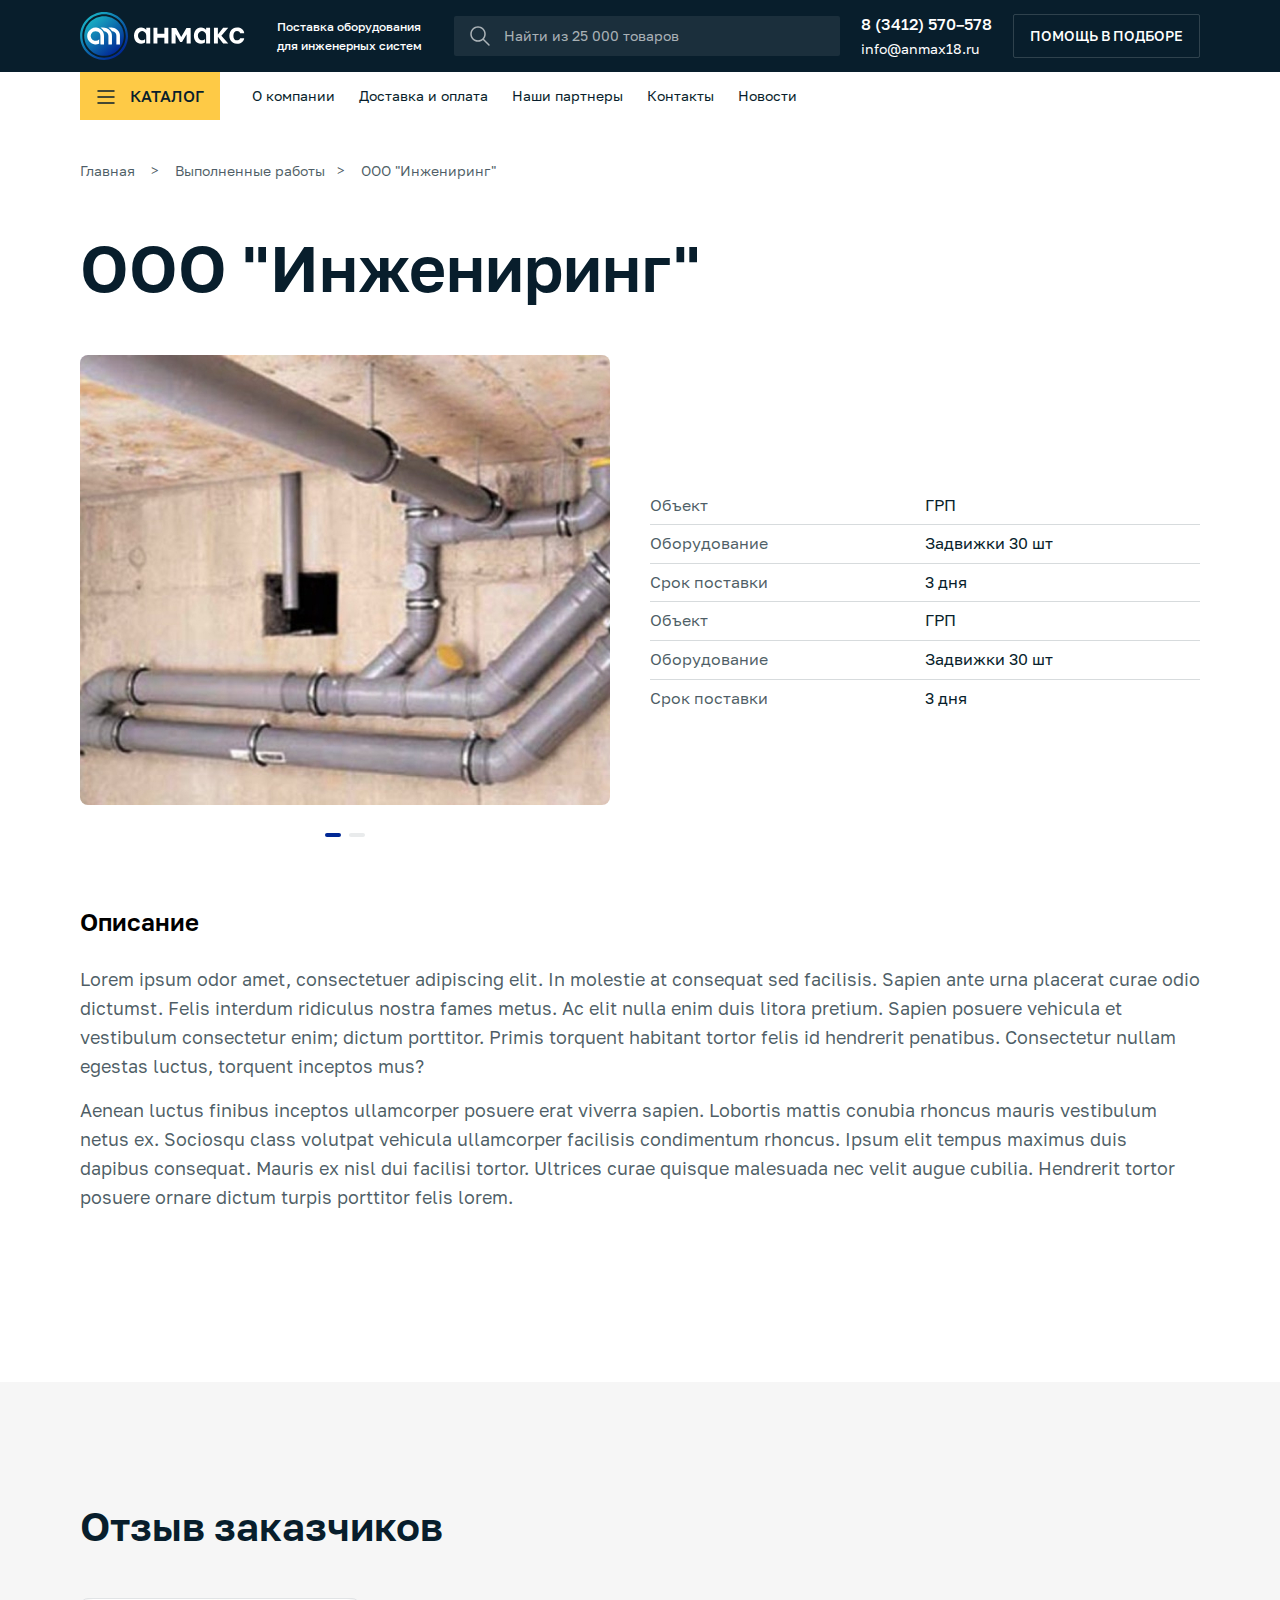
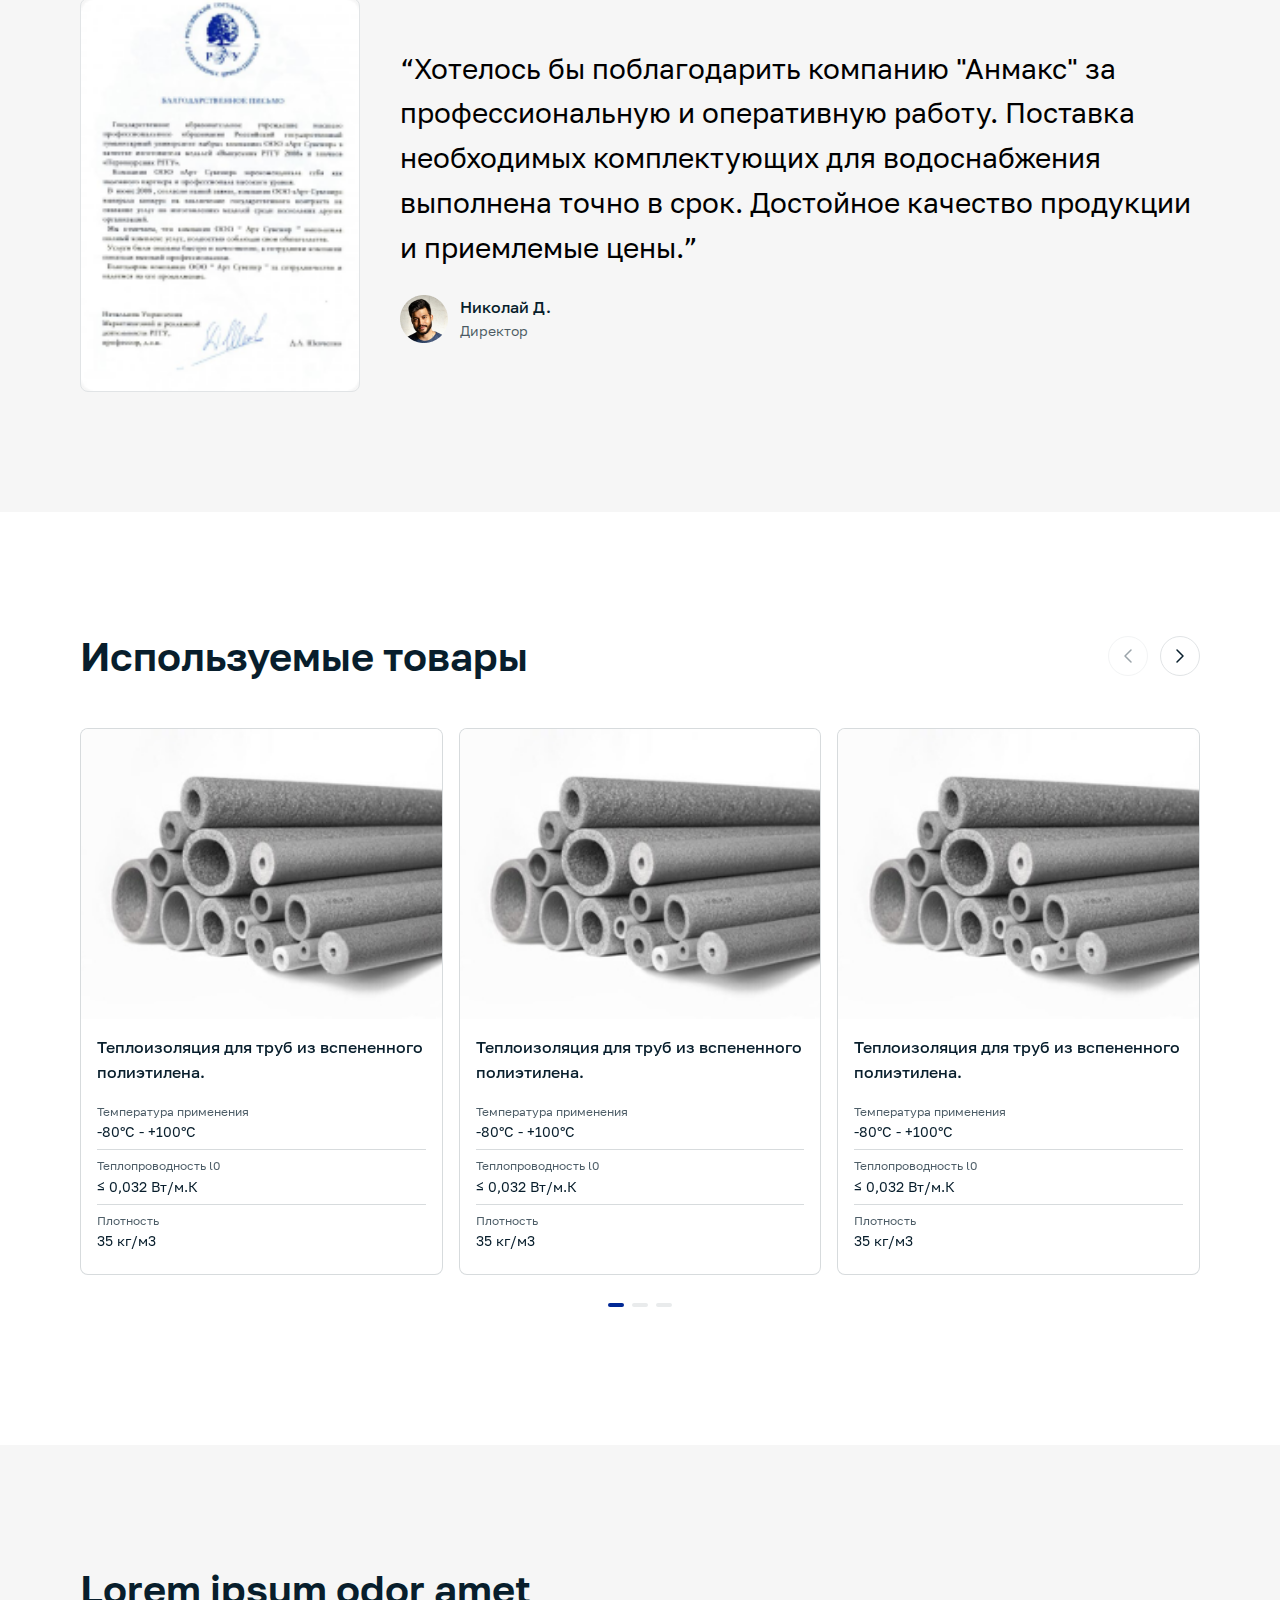
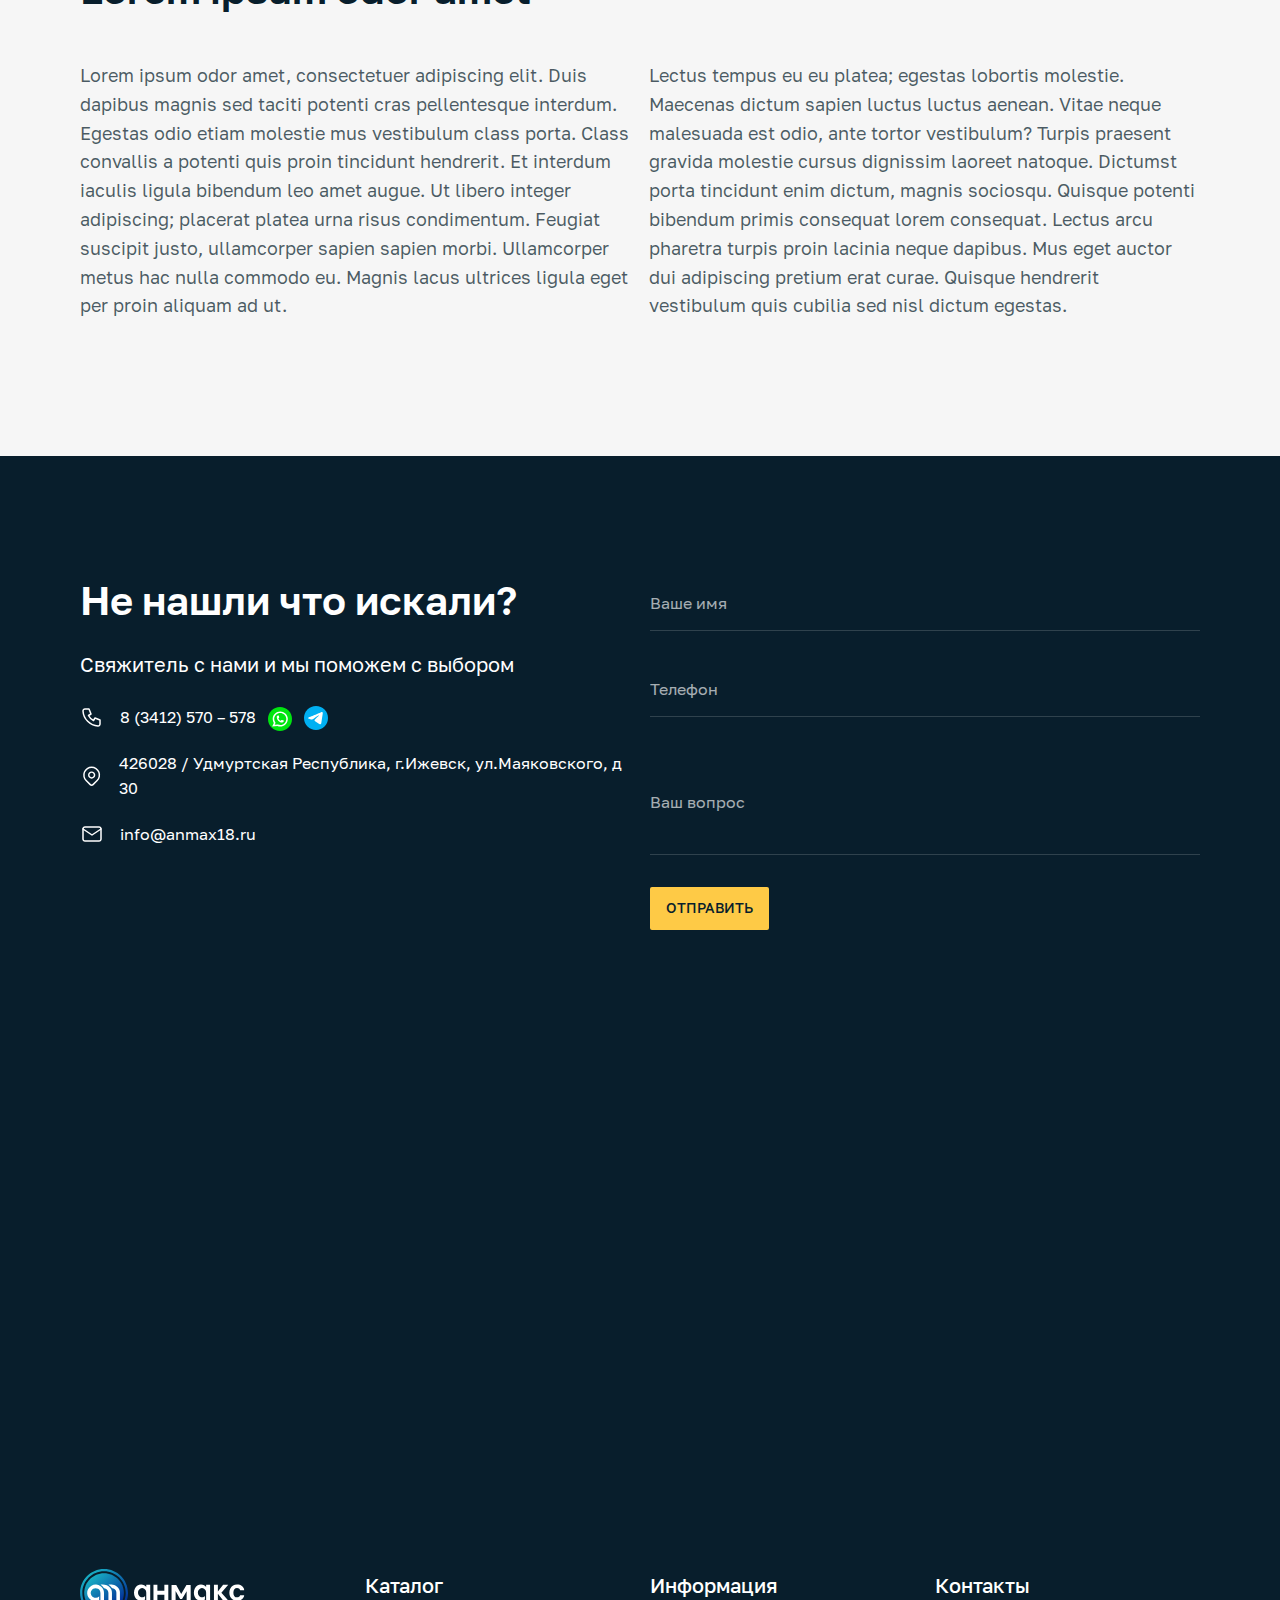
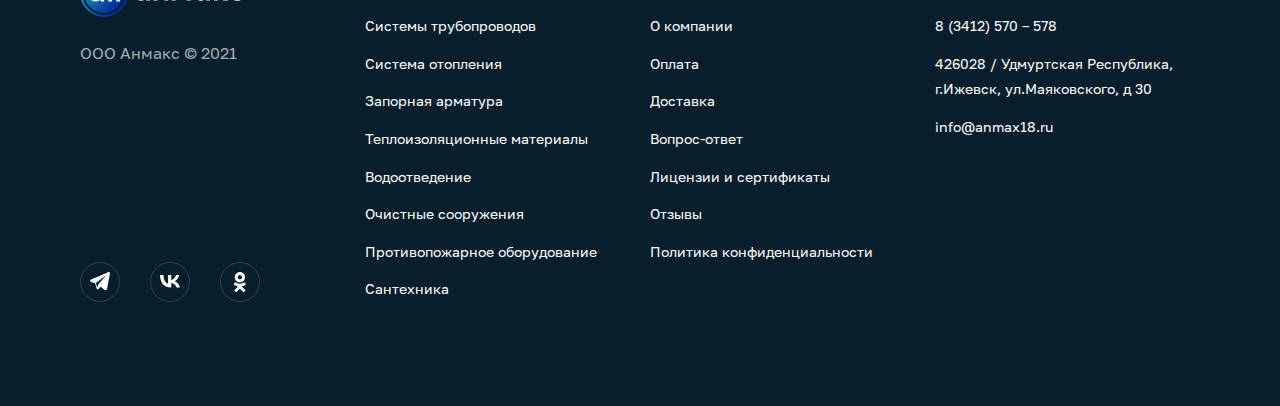
<file: case.html>
<!DOCTYPE html>
<html>

<head>

	<meta charset="utf-8">
	<!-- <base href="/"> -->

	<title>Анмакс</title>
	<meta name="description" content="">

	<meta name="viewport"
		content="width=device-width, initial-scale=1.0, minimum-scale=1.0, maximum-scale=1.0, user-scalable=no">

	<link rel="icon" href="images/favicon.png">
	<meta property="og:image" content="images/preview.jpg">

	<link rel="stylesheet" href="libs/bootstrap/css/bootstrap-reboot.min.css">
	<link rel="stylesheet" href="libs/bootstrap/css/bootstrap-grid.min.css">
	<link rel="stylesheet" href="libs/swiper/swiper-bundle.min.css">
	<link rel="stylesheet" href="libs/fancybox/fancybox.min.css">

	<link rel="stylesheet" href="css/main.css">
	<link rel="stylesheet" href="css/media.css">

	<script src="libs/jquery/jquery-3.6.0.min.js" defer></script>
	<script src="libs/swiper/swiper-bundle.min.js" defer></script>
	<script src="libs/fancybox/fancybox.umd.js" defer></script>
	<script src="libs/input-mask/jquery.maskedinput.min.js"></script>

	<script src="js/common.js" defer></script>

</head>

<body>

	<div class="app">
		<header>
			<div class="top_nav">
				<div class="container">
					<div class="row">
						<div class="col-12">
							<div class="d-flex align-items-center justify-content-between">
								<div class="d-flex align-items-center">
									<a href="#" class="logo">
										<img src="images/logo.svg" alt="">
									</a>
									<div class="ls_size m_text d-none d-md-block">
										Поставка оборудования<br>для инженерных систем
									</div>
									<div class="search_wrapper d-none d-lg-block">
										<form>
											<button>
												<svg width="20" height="20" viewBox="0 0 20 20" fill="none" xmlns="http://www.w3.org/2000/svg">
													<path fill-rule="evenodd" clip-rule="evenodd"
														d="M8 0.25C6.98226 0.25 5.97448 0.450459 5.0342 0.839933C4.09393 1.22941 3.23958 1.80027 2.51992 2.51992C1.80027 3.23958 1.22941 4.09393 0.839934 5.0342C0.45046 5.97448 0.25 6.98226 0.25 8C0.25 9.01774 0.45046 10.0255 0.839934 10.9658C1.22941 11.9061 1.80027 12.7604 2.51992 13.4801C3.23958 14.1997 4.09393 14.7706 5.0342 15.1601C5.97448 15.5495 6.98226 15.75 8 15.75C9.01774 15.75 10.0255 15.5495 10.9658 15.1601C11.6743 14.8666 12.334 14.4702 12.924 13.9847L18.4697 19.5303C18.7626 19.8232 19.2374 19.8232 19.5303 19.5303C19.8232 19.2374 19.8232 18.7626 19.5303 18.4697L13.9847 12.924C14.4702 12.334 14.8666 11.6743 15.1601 10.9658C15.5495 10.0255 15.75 9.01774 15.75 8C15.75 6.98226 15.5495 5.97448 15.1601 5.0342C14.7706 4.09393 14.1997 3.23958 13.4801 2.51992C12.7604 1.80027 11.9061 1.22941 10.9658 0.839933C10.0255 0.450459 9.01774 0.25 8 0.25ZM5.60823 2.22575C6.36651 1.91166 7.17924 1.75 8 1.75C8.82076 1.75 9.63349 1.91166 10.3918 2.22575C11.1501 2.53984 11.8391 3.00022 12.4194 3.58058C12.9998 4.16095 13.4602 4.84994 13.7742 5.60823C14.0883 6.36651 14.25 7.17924 14.25 8C14.25 8.82076 14.0883 9.63349 13.7742 10.3918C13.4602 11.1501 12.9998 11.8391 12.4194 12.4194C11.8391 12.9998 11.1501 13.4602 10.3918 13.7742C9.63349 14.0883 8.82076 14.25 8 14.25C7.17924 14.25 6.36651 14.0883 5.60823 13.7742C4.84994 13.4602 4.16095 12.9998 3.58058 12.4194C3.00022 11.8391 2.53984 11.1501 2.22575 10.3918C1.91166 9.63349 1.75 8.82076 1.75 8C1.75 7.17924 1.91166 6.36651 2.22575 5.60823C2.53984 4.84994 3.00022 4.16095 3.58058 3.58058C4.16095 3.00022 4.84994 2.53984 5.60823 2.22575Z"
														fill="white" fill-opacity="0.64" />
												</svg>
											</button>
											<input type="search" name="" id="" class="main_search" required
												placeholder="Найти из 25 000 товаров">
										</form>
									</div>
								</div>
								<div class="contact_header">
									<a href="tel:+73412570578" class="m_text d-block">8 (3412) 570–578</a>
									<a href="mailto:info@anmax18.ru" class="s_size d-block">info@anmax18.ru</a>
								</div>
								<a href="#" class="btn border_btn d-none d-lg-inline-block">Помощь в подборе</a>
								<a href="tel:" class="d-block d-lg-none phone-header">
									<svg width="24" height="24" viewBox="0 0 24 24" fill="none" xmlns="http://www.w3.org/2000/svg">
										<g clip-path="url(#clip0_178_3539)">
											<path
												d="M5 4H9L11 9L8.5 10.5C9.57096 12.6715 11.3285 14.429 13.5 15.5L15 13L20 15V19C20 19.5304 19.7893 20.0391 19.4142 20.4142C19.0391 20.7893 18.5304 21 18 21C14.0993 20.763 10.4202 19.1065 7.65683 16.3432C4.8935 13.5798 3.23705 9.90074 3 6C3 5.46957 3.21071 4.96086 3.58579 4.58579C3.96086 4.21071 4.46957 4 5 4Z"
												stroke="white" stroke-width="1.5" stroke-linecap="round" stroke-linejoin="round" />
										</g>
										<defs>
											<clipPath id="clip0_178_3539">
												<rect width="24" height="24" fill="white" />
											</clipPath>
										</defs>
									</svg>
								</a>
							</div>
						</div>
					</div>
				</div>
			</div>
			<div class="main_nav">
				<div class="container">
					<div class="row">
						<div class="col-12">
							<div class="d-flex align-items-center justify-content-between justify-content-lg-start">
								<button class="toggle_btn">
									<div>
										<svg width="24" height="24" viewBox="0 0 24 24" fill="none" xmlns="http://www.w3.org/2000/svg">
											<path d="M4 6H20" stroke="#081E2C" stroke-width="1.5" stroke-linecap="round"
												stroke-linejoin="round" />
											<path d="M4 12H20" stroke="#081E2C" stroke-width="1.5" stroke-linecap="round"
												stroke-linejoin="round" />
											<path d="M4 18H20" stroke="#081E2C" stroke-width="1.5" stroke-linecap="round"
												stroke-linejoin="round" />
										</svg>
										<svg width="24" height="24" viewBox="0 0 24 24" fill="none" xmlns="http://www.w3.org/2000/svg"
											style="display: none;">
											<path d="M6.34314 17.6567L17.6568 6.34303" stroke="#081E2C" stroke-width="1.5"
												stroke-linecap="round" stroke-linejoin="round" />
											<path d="M17.6569 17.6567L6.34315 6.34303" stroke="#081E2C" stroke-width="1.5"
												stroke-linecap="round" stroke-linejoin="round" />
										</svg>
									</div>
									<span class="d-lg-block d-none">Каталог</span>
								</button>
								<div class="search_wrapper d-block d-lg-none">
									<form>
										<button>
											<svg width="20" height="20" viewBox="0 0 20 20" fill="none" xmlns="http://www.w3.org/2000/svg">
												<path fill-rule="evenodd" clip-rule="evenodd"
													d="M8 0.25C6.98226 0.25 5.97448 0.450459 5.0342 0.839933C4.09393 1.22941 3.23958 1.80027 2.51992 2.51992C1.80027 3.23958 1.22941 4.09393 0.839934 5.0342C0.45046 5.97448 0.25 6.98226 0.25 8C0.25 9.01774 0.45046 10.0255 0.839934 10.9658C1.22941 11.9061 1.80027 12.7604 2.51992 13.4801C3.23958 14.1997 4.09393 14.7706 5.0342 15.1601C5.97448 15.5495 6.98226 15.75 8 15.75C9.01774 15.75 10.0255 15.5495 10.9658 15.1601C11.6743 14.8666 12.334 14.4702 12.924 13.9847L18.4697 19.5303C18.7626 19.8232 19.2374 19.8232 19.5303 19.5303C19.8232 19.2374 19.8232 18.7626 19.5303 18.4697L13.9847 12.924C14.4702 12.334 14.8666 11.6743 15.1601 10.9658C15.5495 10.0255 15.75 9.01774 15.75 8C15.75 6.98226 15.5495 5.97448 15.1601 5.0342C14.7706 4.09393 14.1997 3.23958 13.4801 2.51992C12.7604 1.80027 11.9061 1.22941 10.9658 0.839933C10.0255 0.450459 9.01774 0.25 8 0.25ZM5.60823 2.22575C6.36651 1.91166 7.17924 1.75 8 1.75C8.82076 1.75 9.63349 1.91166 10.3918 2.22575C11.1501 2.53984 11.8391 3.00022 12.4194 3.58058C12.9998 4.16095 13.4602 4.84994 13.7742 5.60823C14.0883 6.36651 14.25 7.17924 14.25 8C14.25 8.82076 14.0883 9.63349 13.7742 10.3918C13.4602 11.1501 12.9998 11.8391 12.4194 12.4194C11.8391 12.9998 11.1501 13.4602 10.3918 13.7742C9.63349 14.0883 8.82076 14.25 8 14.25C7.17924 14.25 6.36651 14.0883 5.60823 13.7742C4.84994 13.4602 4.16095 12.9998 3.58058 12.4194C3.00022 11.8391 2.53984 11.1501 2.22575 10.3918C1.91166 9.63349 1.75 8.82076 1.75 8C1.75 7.17924 1.91166 6.36651 2.22575 5.60823C2.53984 4.84994 3.00022 4.16095 3.58058 3.58058C4.16095 3.00022 4.84994 2.53984 5.60823 2.22575Z"
													fill="#081E2C" fill-opacity="0.64" />
											</svg>
										</button>
										<input type="search" name="" id="" class="main_search" required
											placeholder="Найти из 25 000 товаров">
									</form>
								</div>
								<button class="menu_button d-lg-none d-block">
									<svg width="24" height="24" viewBox="0 0 24 24" fill="none" xmlns="http://www.w3.org/2000/svg">
										<path
											d="M11 12C11 12.2652 11.1054 12.5196 11.2929 12.7071C11.4804 12.8946 11.7348 13 12 13C12.2652 13 12.5196 12.8946 12.7071 12.7071C12.8946 12.5196 13 12.2652 13 12C13 11.7348 12.8946 11.4804 12.7071 11.2929C12.5196 11.1054 12.2652 11 12 11C11.7348 11 11.4804 11.1054 11.2929 11.2929C11.1054 11.4804 11 11.7348 11 12Z"
											fill="#081E2C" stroke="#081E2C" stroke-width="1.5" stroke-linecap="round"
											stroke-linejoin="round" />
										<path
											d="M11 19C11 19.2652 11.1054 19.5196 11.2929 19.7071C11.4804 19.8946 11.7348 20 12 20C12.2652 20 12.5196 19.8946 12.7071 19.7071C12.8946 19.5196 13 19.2652 13 19C13 18.7348 12.8946 18.4804 12.7071 18.2929C12.5196 18.1054 12.2652 18 12 18C11.7348 18 11.4804 18.1054 11.2929 18.2929C11.1054 18.4804 11 18.7348 11 19Z"
											fill="#081E2C" stroke="#081E2C" stroke-width="1.5" stroke-linecap="round"
											stroke-linejoin="round" />
										<path
											d="M11 5C11 5.26522 11.1054 5.51957 11.2929 5.70711C11.4804 5.89464 11.7348 6 12 6C12.2652 6 12.5196 5.89464 12.7071 5.70711C12.8946 5.51957 13 5.26522 13 5C13 4.73478 12.8946 4.48043 12.7071 4.29289C12.5196 4.10536 12.2652 4 12 4C11.7348 4 11.4804 4.10536 11.2929 4.29289C11.1054 4.48043 11 4.73478 11 5Z"
											fill="#081E2C" stroke="#081E2C" stroke-width="1.5" stroke-linecap="round"
											stroke-linejoin="round" />
									</svg>
								</button>
								<nav class="d-lg-block d-none">
									<ul>
										<li><a href="#">О компании</a></li>
										<li><a href="#">Доставка и оплата</a></li>
										<li><a href="#">Наши партнеры</a></li>
										<li><a href="#">Контакты</a></li>
										<li><a href="#">Новости</a></li>
									</ul>
								</nav>
							</div>
						</div>
					</div>
				</div>
			</div>
			<div class="mega_menu">
				<div class="container">
					<div class="row">
						<div class="col-12">
							<nav>
								<div class="back_btn d-lg-none d-flex align-items-center mt-4">
									<svg width="24" height="24" viewBox="0 0 24 24" fill="none" xmlns="http://www.w3.org/2000/svg">
										<path d="M15 6L9 12L15 18" stroke="#081E2C" stroke-width="1.5" stroke-linecap="round"
											stroke-linejoin="round" />
									</svg>
									<span>Назад</span>
								</div>
								<ul>
									<li>
										<a href="#">Системы трубопроводов</a>
										<ul class="sub-menu">
											<li><a href="#"><img src="images/menu_image.png" loading="lazy" alt="">Гофрированные трубы для
													канализации </a></li>
											<li><a href="#"><img src="images/menu_image.png" loading="lazy" alt="">Гофрированные трубы для
													канализации </a></li>
											<li><a href="#"><img src="images/menu_image.png" loading="lazy" alt="">Гофрированные трубы для
													канализации </a></li>
											<li><a href="#"><img src="images/menu_image.png" loading="lazy" alt="">Гофрированные трубы для
													канализации </a></li>
										</ul>
									</li>
									<li>
										<a href="#">Система отопления</a>
										<ul class="sub-menu">
											<li><a href="#123"><img src="images/menu_image.png" loading="lazy" alt="">Гофрированные трубы для
													канализации </a></li>
										</ul>
									</li>
									<li><a href="#">Запорная арматура</a></li>
									<li><a href="#">Теплоизоляционные материалы</a></li>
									<li><a href="#">Водоотводедение</a></li>
									<li><a href="#">Очистные сооружения</a></li>
									<li><a href="#">Противопожарное оборудование</a></li>
									<li><a href="#">Сантехника</a></li>
								</ul>
							</nav>
						</div>
					</div>
				</div>
			</div>
		</header>
		<aside>
			<div class="container">
				<div class="row">
					<div class="col-12">
						<div class="main_nav">
							<nav>
								<ul>
									<li><a href="#">О компании</a></li>
									<li><a href="#">Доставка и оплата</a></li>
									<li><a href="#">Наши партнеры</a></li>
									<li><a href="#">Контакты</a></li>
									<li><a href="#">Новости</a></li>
								</ul>
							</nav>
							<a href="#" class="btn border_btn mt-4">Помощь в подборе</a>
						</div>
					</div>
				</div>
			</div>
		</aside>
		<main>
			<div class="page_content">
				<div class="container">
					<div class="row">
						<div class="col-12">
							<p id="breadcrumbs" class="mb-lg-5 mb-4">
								<span><span><a href="#">Главная</a></span> &gt; <span>Выполненные работы</span>&gt; <span>ООО "Инжениринг"</span></span></span>
							</p>
							<h1 class="mb-lg-5 mb-4">ООО "Инжениринг" </h1>
						</div>
					</div>
					<div class="row align-items-center">
						<div class="col-lg-6">
							<div class="product_slider">
								<div class="swiper-wrapper">
									<div class="swiper-slide">
										<a href="images/case_product.jpg" data-fancybox="gallery">
											<img src="images/case_product.jpg" alt="" loading="lazy">
										</a>
									</div>
									<div class="swiper-slide">
										<a href="images/case_product.jpg" data-fancybox="gallery">
											<img src="images/case_product.jpg" alt="" loading="lazy">
										</a>
									</div>
								</div>
								<div class="swiper-pagination swiper-pagination-alt mt-4"></div>
							</div>
						</div>
						<div class="col-lg-6">
							<div class="single_product_description">
								<div class="works_post_meta mt-sm-0 mt-4">
									<div>
										<div class="light_text">Объект</div>
										<div>ГРП</div>
									</div>
									<div>
										<div class="light_text">Оборудование</div>
										<div>Задвижки 30 шт </div>
									</div>
									<div>
										<div class="light_text">Срок поставки</div>
										<div>3 дня</div>
									</div>
									<div>
										<div class="light_text">Объект</div>
										<div>ГРП</div>
									</div>
									<div>
										<div class="light_text">Оборудование</div>
										<div>Задвижки 30 шт </div>
									</div>
									<div>
										<div class="light_text">Срок поставки</div>
										<div>3 дня</div>
									</div>
								</div>
							</div>
						</div>
					</div>
					<div class="row">
						<div class="col-12">
							<div class="tabs_wrapper">
								<div class="tabs_item_widget pt-lg-5 pt-2 m_size light_text" style="border-bottom: none; padding-bottom: 0;">
									<div class="three black_text  mb-lg-4 mb-3">Описание</div>
									<p>Lorem ipsum odor amet, consectetuer adipiscing elit. In molestie at consequat sed facilisis. Sapien ante urna placerat curae odio dictumst. Felis interdum ridiculus nostra fames metus. Ac elit nulla enim duis litora pretium. Sapien posuere vehicula et vestibulum consectetur enim; dictum porttitor. Primis torquent habitant tortor felis id hendrerit penatibus. Consectetur nullam egestas luctus, torquent inceptos mus?</p>
									<p>Aenean luctus finibus inceptos ullamcorper posuere erat viverra sapien. Lobortis mattis conubia rhoncus mauris vestibulum netus ex. Sociosqu class volutpat vehicula ullamcorper facilisis condimentum rhoncus. Ipsum elit tempus maximus duis dapibus consequat. Mauris ex nisl dui facilisi tortor. Ultrices curae quisque malesuada nec velit augue cubilia. Hendrerit tortor posuere ornare dictum turpis porttitor felis lorem.</p>
								</div>
							</div>
						</div>
					</div>
				</div>
			</div>
			<section class="gray">
				<div class="container">
					<div class="row">
						<div class="col-12">
							<h2 class="mb-lg-5 mb-4">Отзыв заказчиков</h2>
						</div>
					</div>
					<div class="row">
						<div class="col-12">
							<div class="testimonial_single">
								<div class="d-flex align-items-center">
									<a href="images/testi.png" data-fancybox="gallery"><img src="images/testi.png" loading="lazy" class="d-lg-block d-none" alt=""></a>
									<div>
										<p class="mb-4 black_text">“Хотелось бы поблагодарить компанию "Анмакс" за профессиональную и оперативную работу. Поставка необходимых комплектующих для водоснабжения выполнена точно в срок. Достойное качество продукции и приемлемые цены.”</p>
										<div class="d-flex align-items-center testi_meta">
											<img src="images/testi_photo.png" loading="lazy" alt="">
											<div>
												<div class="m_text">Николай Д.</div>
												<div class="light_text s_size">Директор</div>
											</div>
										</div>
									</div>
								</div>
							</div>
						</div>
					</div>
				</div>
			</section>
			<section>
				<div class="container">
					<div class="row">
						<div class="col-12">
							<div class="d-flex align-items-center justify-content-between mb-lg-5 mb-4">
								<h2 class="mb-0">Используемые товары</h2>
								<div class="slider_nav d-flex justify-content-between align-items-center">
									<div class="prev_btn slider_nav_works d-none d-lg-flex">
										<svg width="24" height="24" viewBox="0 0 24 24" fill="none" xmlns="http://www.w3.org/2000/svg">
											<path d="M15 6L9 12L15 18" stroke="#081E2C" stroke-width="1.5" stroke-linecap="round" stroke-linejoin="round" />
										</svg>
									</div>
									<div class="next_btn slider_nav_works d-none d-lg-flex">
										<svg width="24" height="24" viewBox="0 0 24 24" fill="none" xmlns="http://www.w3.org/2000/svg">
											<path d="M9 18L15 12L9 6" stroke="#081E2C" stroke-width="1.5" stroke-linecap="round" stroke-linejoin="round" />
										</svg>
									</div>
								</div>
							</div>
						</div>
					</div>
					<div class="row">
						<div class="col-12">
							<div class="related_slider">
								<div class="swiper-wrapper">
									<div class="swiper-slide">
										<div class="position-relative">
											<a href="#" class="products_grid_post">
												<img src="images/product_post.png" loading="lazy" alt="">
												<div class="product_grid_post_desc">
													<div class="m_text mb-3">Теплоизоляция для труб из вспененного полиэтилена.</div>
													<div class="works_post_meta">
														<div>
															<div class="light_text ls_size">Температура применения</div>
															<div class="s_size">-80°С - +100°С</div>
														</div>
														<div>
															<div class="light_text ls_size">Теплопроводность l0</div>
															<div class="s_size">≤ 0,032 Вт/м.К</div>
														</div>
														<div>
															<div class="light_text ls_size">Плотность</div>
															<div class="s_size">35 кг/м3</div>
														</div>
													</div>
												</div>
											</a>
										</div>
									</div>
									<div class="swiper-slide">
										<div class="position-relative">
											<a href="#" class="products_grid_post">
												<img src="images/product_post.png" loading="lazy" alt="">
												<div class="product_grid_post_desc">
													<div class="m_text mb-3">Теплоизоляция для труб из вспененного полиэтилена.</div>
													<div class="works_post_meta">
														<div>
															<div class="light_text ls_size">Температура применения</div>
															<div class="s_size">-80°С - +100°С</div>
														</div>
														<div>
															<div class="light_text ls_size">Теплопроводность l0</div>
															<div class="s_size">≤ 0,032 Вт/м.К</div>
														</div>
														<div>
															<div class="light_text ls_size">Плотность</div>
															<div class="s_size">35 кг/м3</div>
														</div>
													</div>
												</div>
											</a>
										</div>
									</div>
									<div class="swiper-slide">
										<div class="position-relative">
											<a href="#" class="products_grid_post">
												<img src="images/product_post.png" loading="lazy" alt="">
												<div class="product_grid_post_desc">
													<div class="m_text mb-3">Теплоизоляция для труб из вспененного полиэтилена.</div>
													<div class="works_post_meta">
														<div>
															<div class="light_text ls_size">Температура применения</div>
															<div class="s_size">-80°С - +100°С</div>
														</div>
														<div>
															<div class="light_text ls_size">Теплопроводность l0</div>
															<div class="s_size">≤ 0,032 Вт/м.К</div>
														</div>
														<div>
															<div class="light_text ls_size">Плотность</div>
															<div class="s_size">35 кг/м3</div>
														</div>
													</div>
												</div>
											</a>
										</div>
									</div>
									<div class="swiper-slide">
										<div class="position-relative">
											<a href="#" class="products_grid_post">
												<img src="images/product_post.png" loading="lazy" alt="">
												<div class="product_grid_post_desc">
													<div class="m_text mb-3">Теплоизоляция для труб из вспененного полиэтилена.</div>
													<div class="works_post_meta">
														<div>
															<div class="light_text ls_size">Температура применения</div>
															<div class="s_size">-80°С - +100°С</div>
														</div>
														<div>
															<div class="light_text ls_size">Теплопроводность l0</div>
															<div class="s_size">≤ 0,032 Вт/м.К</div>
														</div>
														<div>
															<div class="light_text ls_size">Плотность</div>
															<div class="s_size">35 кг/м3</div>
														</div>
													</div>
												</div>
											</a>
										</div>
									</div>
									<div class="swiper-slide">
										<div class="position-relative">
											<a href="#" class="products_grid_post">
												<img src="images/product_post.png" loading="lazy" alt="">
												<div class="product_grid_post_desc">
													<div class="m_text mb-3">Теплоизоляция для труб из вспененного полиэтилена.</div>
													<div class="works_post_meta">
														<div>
															<div class="light_text ls_size">Температура применения</div>
															<div class="s_size">-80°С - +100°С</div>
														</div>
														<div>
															<div class="light_text ls_size">Теплопроводность l0</div>
															<div class="s_size">≤ 0,032 Вт/м.К</div>
														</div>
														<div>
															<div class="light_text ls_size">Плотность</div>
															<div class="s_size">35 кг/м3</div>
														</div>
													</div>
												</div>
											</a>
										</div>
									</div>
								</div>
								<div class="swiper-pagination swiper-pagination-alt"></div>
							</div>
						</div>
					</div>
				</div>
			</section>
			<section class="gray">
				<div class="container">
					<div class="row">
						<div class="col-12">
							<h2 class="mb-lg-5 mb-4">Lorem ipsum odor amet</h2>
						</div>
					</div>
					<div class="row">
						<div class="col-12">
							<div class="seo_widget">
								<p>
									Lorem ipsum odor amet, consectetuer adipiscing elit. Duis dapibus magnis sed taciti potenti cras
									pellentesque interdum. Egestas odio etiam molestie mus vestibulum class porta. Class convallis a
									potenti quis proin tincidunt hendrerit. Et interdum iaculis ligula bibendum leo amet augue. Ut libero
									integer adipiscing; placerat platea urna risus condimentum. Feugiat suscipit justo, ullamcorper sapien
									sapien morbi. Ullamcorper metus hac nulla commodo eu. Magnis lacus ultrices ligula eget per proin
									aliquam ad ut.
								</p>
								<p>Lectus tempus eu eu platea; egestas lobortis molestie. Maecenas dictum sapien luctus luctus aenean.
									Vitae neque malesuada est odio, ante tortor vestibulum? Turpis praesent gravida molestie cursus
									dignissim laoreet natoque. Dictumst porta tincidunt enim dictum, magnis sociosqu. Quisque potenti
									bibendum primis consequat lorem consequat. Lectus arcu pharetra turpis proin lacinia neque dapibus.
									Mus eget auctor dui adipiscing pretium erat curae. Quisque hendrerit vestibulum quis cubilia sed nisl
									dictum egestas.</p>
							</div>
						</div>
					</div>
				</div>
			</section>
		</main>
		<footer>
			<div class="container">
				<div class="row pb-4 gy-5">
					<div class="col-lg-6">
						<div class="footer_contact_widget">
							<h2 class="mb-4">Не нашли что искали?</h2>
							<div class="lg_size mb-4">Cвяжитель с нами и мы поможем с выбором </div>
							<div class="footer_contact_widget_items">
								<div class="d-flex align-items-center">
									<a href="#" class="d-flex align-items-center">
										<svg width="24" height="24" viewBox="0 0 24 24" fill="none" xmlns="http://www.w3.org/2000/svg">
											<path
												d="M5 4H9L11 9L8.5 10.5C9.57096 12.6715 11.3285 14.429 13.5 15.5L15 13L20 15V19C20 19.5304 19.7893 20.0391 19.4142 20.4142C19.0391 20.7893 18.5304 21 18 21C14.0993 20.763 10.4202 19.1065 7.65683 16.3432C4.8935 13.5798 3.23705 9.90074 3 6C3 5.46957 3.21071 4.96086 3.58579 4.58579C3.96086 4.21071 4.46957 4 5 4Z"
												stroke="white" stroke-width="1.5" stroke-linecap="round" stroke-linejoin="round" />
										</svg>
										<span>8 (3412) 570 – 578</span>
									</a>
									<div class="d-flex align-items-center social_widget_form">
										<a href="#">
											<svg width="24" height="25" viewBox="0 0 24 25" fill="none" xmlns="http://www.w3.org/2000/svg">
												<path
													d="M12.0273 0.983398H11.9727C5.36035 0.983398 0 6.34375 0 12.9561V13.0107C0 19.6231 5.36035 24.9834 11.9727 24.9834H12.0273C18.6397 24.9834 24 19.6231 24 13.0107V12.9561C24 6.34375 18.6397 0.983398 12.0273 0.983398Z"
													fill="#00E510" />
												<path
													d="M14.3388 16.4934C11.2673 16.4934 8.7683 13.9936 8.76746 10.922C8.7683 10.1434 9.40229 9.51025 10.1792 9.51025C10.2591 9.51025 10.3381 9.51698 10.4138 9.53043C10.5803 9.55818 10.7384 9.61452 10.8838 9.69944C10.9049 9.71205 10.9192 9.73223 10.9225 9.75578L11.2471 11.8015C11.2513 11.8259 11.2437 11.8495 11.2277 11.8671C11.0486 12.0656 10.8199 12.2085 10.5652 12.28L10.4424 12.3144L10.4886 12.433C10.9074 13.4992 11.76 14.3509 12.827 14.7714L12.9456 14.8185L12.98 14.6957C13.0515 14.4409 13.1945 14.2122 13.3929 14.0331C13.4072 14.0197 13.4265 14.0129 13.4459 14.0129C13.4501 14.0129 13.4543 14.0129 13.4593 14.0138L15.5051 14.3383C15.5295 14.3425 15.5496 14.356 15.5623 14.377C15.6463 14.5225 15.7027 14.6814 15.7313 14.8479C15.7447 14.9219 15.7506 15.0001 15.7506 15.0816C15.7506 15.8594 15.1175 16.4926 14.3388 16.4934Z"
													fill="#FDFDFD" />
												<path
													d="M19.7856 12.3093C19.62 10.4376 18.7624 8.70127 17.3708 7.42068C15.9708 6.13252 14.1546 5.42285 12.2551 5.42285C8.08624 5.42285 4.69431 8.81479 4.69431 12.9837C4.69431 14.3828 5.08025 15.7458 5.81094 16.9331L4.1814 20.5403L9.39879 19.9845C10.3061 20.3561 11.2663 20.5445 12.2543 20.5445C12.5141 20.5445 12.7806 20.531 13.048 20.5033C13.2835 20.478 13.5214 20.441 13.7552 20.3939C17.2463 19.6885 19.7949 16.59 19.8151 13.024V12.9837C19.8151 12.7566 19.805 12.5296 19.7848 12.3093H19.7856ZM9.59975 18.4012L6.71316 18.7089L7.57502 16.7994L7.40265 16.5681C7.39003 16.5513 7.37742 16.5345 7.36313 16.5152C6.61478 15.4818 6.21958 14.2609 6.21958 12.9845C6.21958 9.65646 8.92708 6.94897 12.2551 6.94897C15.3729 6.94897 18.0157 9.38151 18.2705 12.4867C18.2839 12.6532 18.2915 12.8205 18.2915 12.9853C18.2915 13.0324 18.2906 13.0787 18.2898 13.1283C18.2259 15.9123 16.281 18.2767 13.5601 18.8788C13.3524 18.925 13.1397 18.9603 12.9278 18.983C12.7075 19.0082 12.4813 19.0209 12.2568 19.0209C11.4572 19.0209 10.6802 18.8661 9.94618 18.5601C9.86461 18.5273 9.78473 18.492 9.7099 18.4558L9.60059 18.4028L9.59975 18.4012Z"
													fill="#FDFDFD" />
											</svg>
										</a>
										<a href="#">
											<svg width="24" height="24" viewBox="0 0 24 24" fill="none" xmlns="http://www.w3.org/2000/svg">
												<path
													d="M12.0273 0H11.9727C5.36034 0 0 5.36035 0 11.9727V12.0273C0 18.6397 5.36034 24 11.9727 24H12.0273C18.6397 24 24 18.6397 24 12.0273V11.9727C24 5.36035 18.6397 0 12.0273 0Z"
													fill="#00B0F2" />
												<path
													d="M4.54554 11.5908C4.57917 11.574 4.61282 11.558 4.64562 11.5429C5.2157 11.2789 5.79336 11.0317 6.37017 10.7845C6.40128 10.7845 6.4534 10.7483 6.48283 10.7366C6.5274 10.7172 6.57197 10.6987 6.61653 10.6794L6.87299 10.5692C7.04452 10.4961 7.2152 10.4229 7.38673 10.3498C7.72895 10.2035 8.07117 10.0572 8.41339 9.91001C9.09783 9.6174 9.78313 9.32395 10.4676 9.03133C11.152 8.73872 11.8373 8.44527 12.5217 8.15266C13.2062 7.86005 13.8914 7.5666 14.5759 7.27399C15.2603 6.98137 15.9456 6.68792 16.6301 6.39531C16.7823 6.32973 16.9471 6.23219 17.1102 6.2036C17.2472 6.17922 17.3809 6.13213 17.5188 6.10606C17.7803 6.05645 18.0687 6.03627 18.3193 6.14474C18.4059 6.18258 18.4858 6.23555 18.5522 6.30198C18.87 6.61645 18.8255 7.13272 18.7582 7.575C18.2899 10.6575 17.8215 13.7409 17.3523 16.8234C17.2884 17.2463 17.201 17.7104 16.8672 17.9778C16.5846 18.204 16.1827 18.2292 15.8338 18.1334C15.4848 18.0367 15.1771 17.8341 14.8752 17.6348C13.6232 16.8057 12.3704 15.9766 11.1184 15.1476C10.8207 14.9508 10.4894 14.6935 10.4928 14.3362C10.4945 14.1209 10.6231 13.9292 10.7543 13.7585C11.8423 12.3392 13.4122 11.3638 14.5801 10.0101C14.7449 9.8192 14.8744 9.47445 14.6482 9.36431C14.5137 9.29872 14.3589 9.38785 14.2362 9.47277C12.6924 10.5448 11.1495 11.6177 9.60571 12.6898C9.10205 13.0396 8.57401 13.3995 7.96692 13.4852C7.42374 13.5626 6.8772 13.4113 6.35168 13.2565C5.91108 13.127 5.47131 12.9942 5.03323 12.8571C4.80032 12.7848 4.55984 12.7066 4.3799 12.5427C4.19996 12.3787 4.09655 12.1029 4.20502 11.8843C4.27313 11.7472 4.40514 11.6606 4.54388 11.59L4.54554 11.5908Z"
													fill="#FEFFFC" />
											</svg>
										</a>
									</div>
								</div>
								<div class="d-flex align-items-center">
									<a href="#" class="d-flex align-items-center">
										<svg width="24" height="24" viewBox="0 0 24 24" fill="none" xmlns="http://www.w3.org/2000/svg">
											<path
												d="M9 11C9 11.7956 9.31607 12.5587 9.87868 13.1213C10.4413 13.6839 11.2044 14 12 14C12.7956 14 13.5587 13.6839 14.1213 13.1213C14.6839 12.5587 15 11.7956 15 11C15 10.2044 14.6839 9.44129 14.1213 8.87868C13.5587 8.31607 12.7956 8 12 8C11.2044 8 10.4413 8.31607 9.87868 8.87868C9.31607 9.44129 9 10.2044 9 11Z"
												stroke="white" stroke-width="1.5" stroke-linecap="round" stroke-linejoin="round" />
											<path
												d="M17.657 16.6572L13.414 20.9002C13.039 21.2748 12.5306 21.4853 12.0005 21.4853C11.4704 21.4853 10.962 21.2748 10.587 20.9002L6.343 16.6572C5.22422 15.5384 4.46234 14.1129 4.15369 12.5611C3.84504 11.0092 4.00349 9.40071 4.60901 7.93893C5.21452 6.47714 6.2399 5.22774 7.55548 4.3487C8.87107 3.46967 10.4178 3.00049 12 3.00049C13.5822 3.00049 15.1289 3.46967 16.4445 4.3487C17.7601 5.22774 18.7855 6.47714 19.391 7.93893C19.9965 9.40071 20.155 11.0092 19.8463 12.5611C19.5377 14.1129 18.7758 15.5384 17.657 16.6572Z"
												stroke="white" stroke-width="1.5" stroke-linecap="round" stroke-linejoin="round" />
										</svg>
										<span>426028 / Удмуртская Республика, г.Ижевск,
											ул.Маяковского, д 30</span>
									</a>
								</div>
								<div class="d-flex align-items-center">
									<a href="#" class="d-flex align-items-center">
										<svg width="24" height="24" viewBox="0 0 24 24" fill="none" xmlns="http://www.w3.org/2000/svg">
											<path
												d="M3 7C3 6.46957 3.21071 5.96086 3.58579 5.58579C3.96086 5.21071 4.46957 5 5 5H19C19.5304 5 20.0391 5.21071 20.4142 5.58579C20.7893 5.96086 21 6.46957 21 7V17C21 17.5304 20.7893 18.0391 20.4142 18.4142C20.0391 18.7893 19.5304 19 19 19H5C4.46957 19 3.96086 18.7893 3.58579 18.4142C3.21071 18.0391 3 17.5304 3 17V7Z"
												stroke="white" stroke-width="1.5" stroke-linecap="round" stroke-linejoin="round" />
											<path d="M3 7L12 13L21 7" stroke="white" stroke-width="1.5" stroke-linecap="round"
												stroke-linejoin="round" />
										</svg>
										<span>info@anmax18.ru</span>
									</a>
								</div>
							</div>
						</div>
					</div>
					<div class="col-lg-6">
						<form>
							<div class="form-group">
								<input type="text" id="name-p" name="name" required="" placeholder="Ваше имя">
								<label for="name-p">Ваше имя</label>
							</div>
							<div class="form-group">
								<input type="text" name="phone" placeholder="Телефон" id="phone-p" class="phone" required="">
								<label for="phone-p">Телефон</label>
							</div>
							<div class="form-group">
								<textarea name="cmnt" id="text-cmnt-f" cols="30" rows="3" placeholder="опишите вашу задачу"
									required=""></textarea>
								<label for="text-cmnt-f">Ваш вопрос</label>
							</div>
							<div class="form-group">
								<button class="btn yellow_btn">Отправить</button>
							</div>
						</form>
					</div>
				</div>
				<div class="row mt-lg-5 mt-3">
					<div class="col-12">
						<div class="map_widget">
							<iframe
								src="https://yandex.ru/map-widget/v1/?um=constructor%3Aa94d37e28b96528fc9905734355e9804fbbdf8c065b89e4a2bba03113ce46a11&amp;source=constructor"
								width="100%" height="480" frameborder="0"></iframe>
						</div>
					</div>
				</div>
				<div class="footer_bottom">
					<div class="row gy-4">
						<div class="col-lg-3 col-12">
							<div class="d-flex flex-lg-column justify-content-between align-items-lg-start align-items-center"
								style="height: 100%;">
								<div>
									<a href="#" class="logo">
										<img src="images/logo.svg" alt="">
									</a>
									<div style="color: rgba(255, 255, 255, 0.64);" class="mt-4 d-lg-block d-none">ООО Анмакс © 2021</div>
								</div>
								<div class="footer_bottom_social">
									<nav>
										<ul>
											<li><a href="#"><img src="images/tg.svg" alt=""></a></li>
											<li><a href="#"><img src="images/vk.svg" alt=""></a></li>
											<li><a href="#"><img src="images/ok.svg" alt=""></a></li>
										</ul>
									</nav>
								</div>
							</div>
						</div>
						<div class="col-lg-3 col-md-6 col-12">
							<div class="lg_size m_text">Каталог</div>
							<nav>
								<ul>
									<li><a href="#">Системы трубопроводов</a></li>
									<li><a href="#">Система отопления</a></li>
									<li><a href="#">Запорная арматура </a></li>
									<li><a href="#">Теплоизоляционные материалы</a></li>
									<li><a href="#">Водоотведение</a></li>
									<li><a href="#">Очистные сооружения</a></li>
									<li><a href="#">Противопожарное оборудование </a></li>
									<li><a href="#">Сантехника</a></li>
								</ul>
							</nav>
						</div>
						<div class="col-lg-3 col-md-6 col-12">
							<div class="lg_size m_text">Информация</div>
							<nav>
								<ul>
									<li><a href="#">О компании</a></li>
									<li><a href="#">Оплата</a></li>
									<li><a href="#">Доставка </a></li>
									<li><a href="#">Вопрос-ответ</a></li>
									<li><a href="#">Лицензии и сертификаты</a></li>
									<li><a href="#">Отзывы</a></li>
									<li><a href="#">Политика конфиденциальности </a></li>
								</ul>
							</nav>
						</div>
						<div class="col-lg-3 col-md-6 col-12">
							<div class="lg_size m_text">Контакты</div>
							<nav>
								<ul>
									<li><a href="#">8 (3412) 570 – 578</a></li>
									<li><a href="#">426028 / Удмуртская Республика,
											г.Ижевск, ул.Маяковского, д 30</a></li>
									<li><a href="#">info@anmax18.ru </a></li>
								</ul>
							</nav>
						</div>
						<div class="col-12">
							<div style="color: rgba(255, 255, 255, 0.64);" class="mt-2 d-lg-none d-block">ООО Анмакс © 2021</div>
						</div>
					</div>
				</div>
			</div>
		</footer>
	</div>

</body>

</html>
</file>
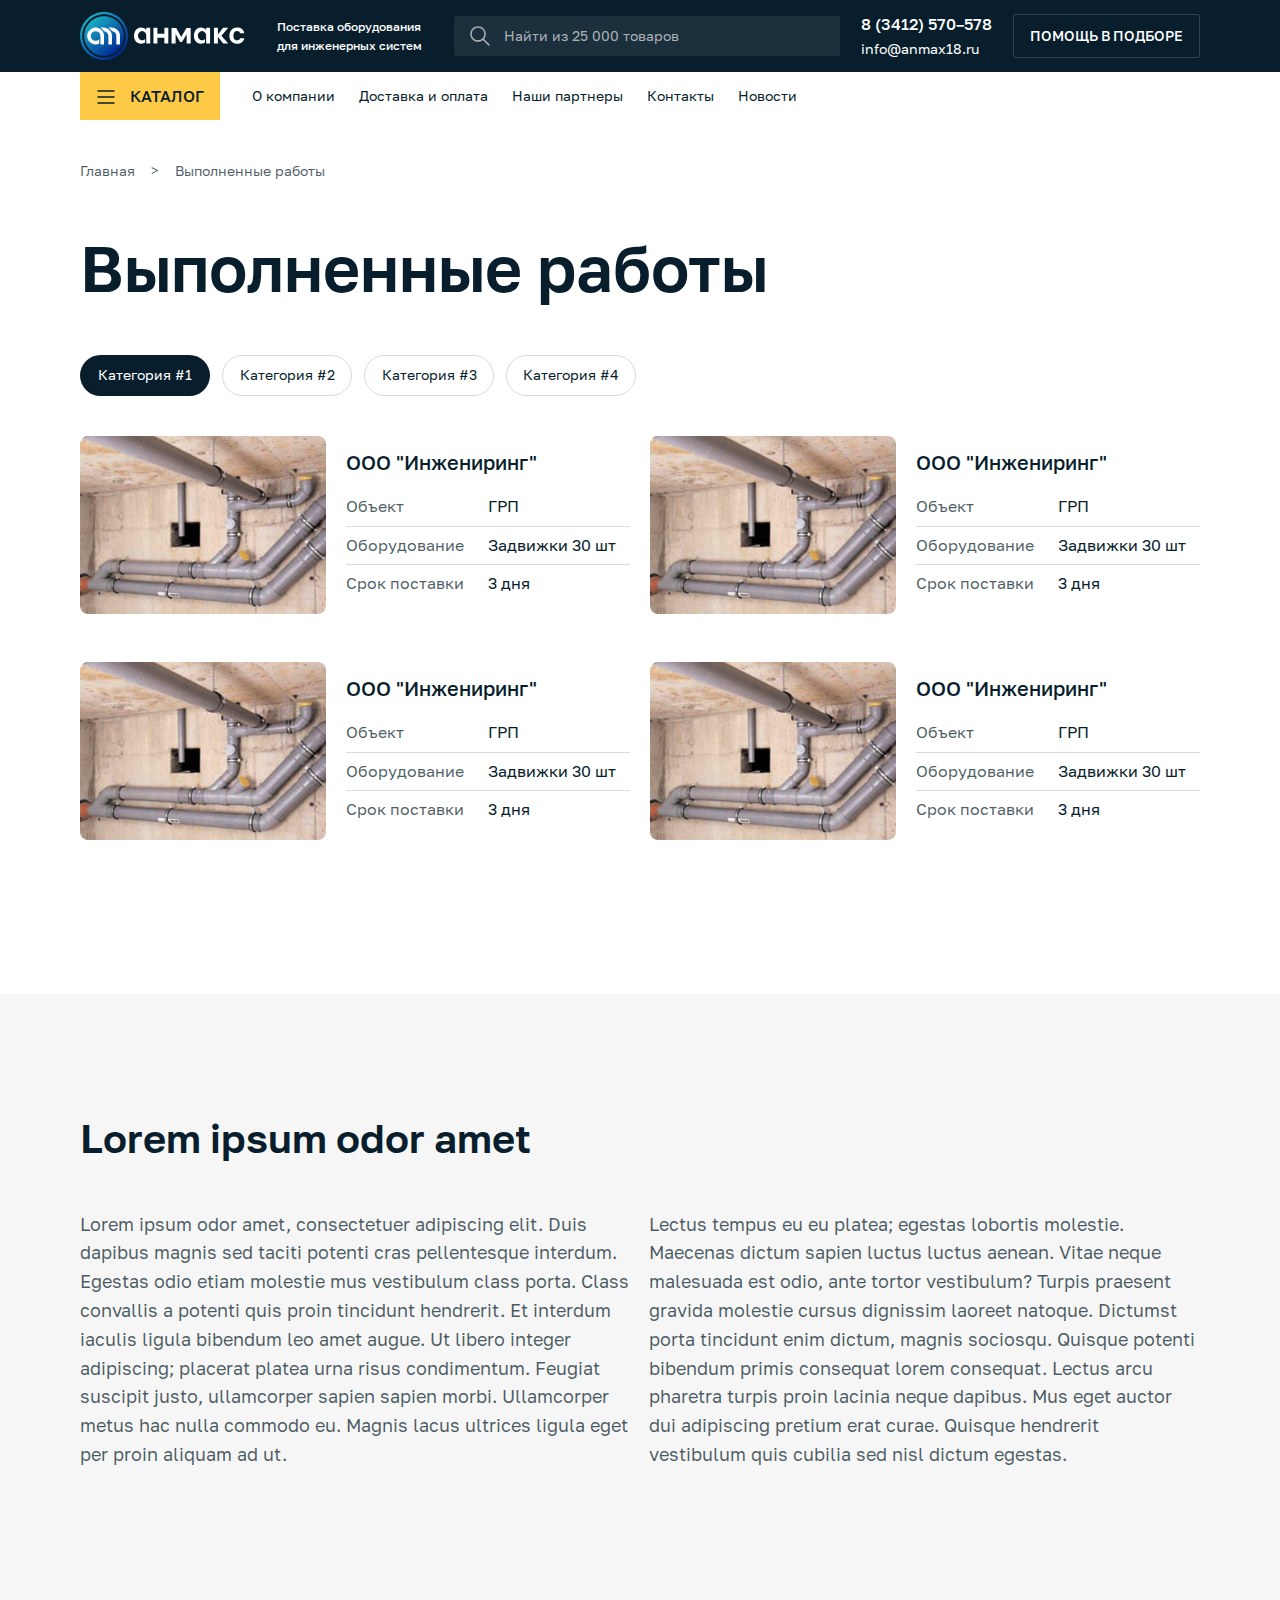
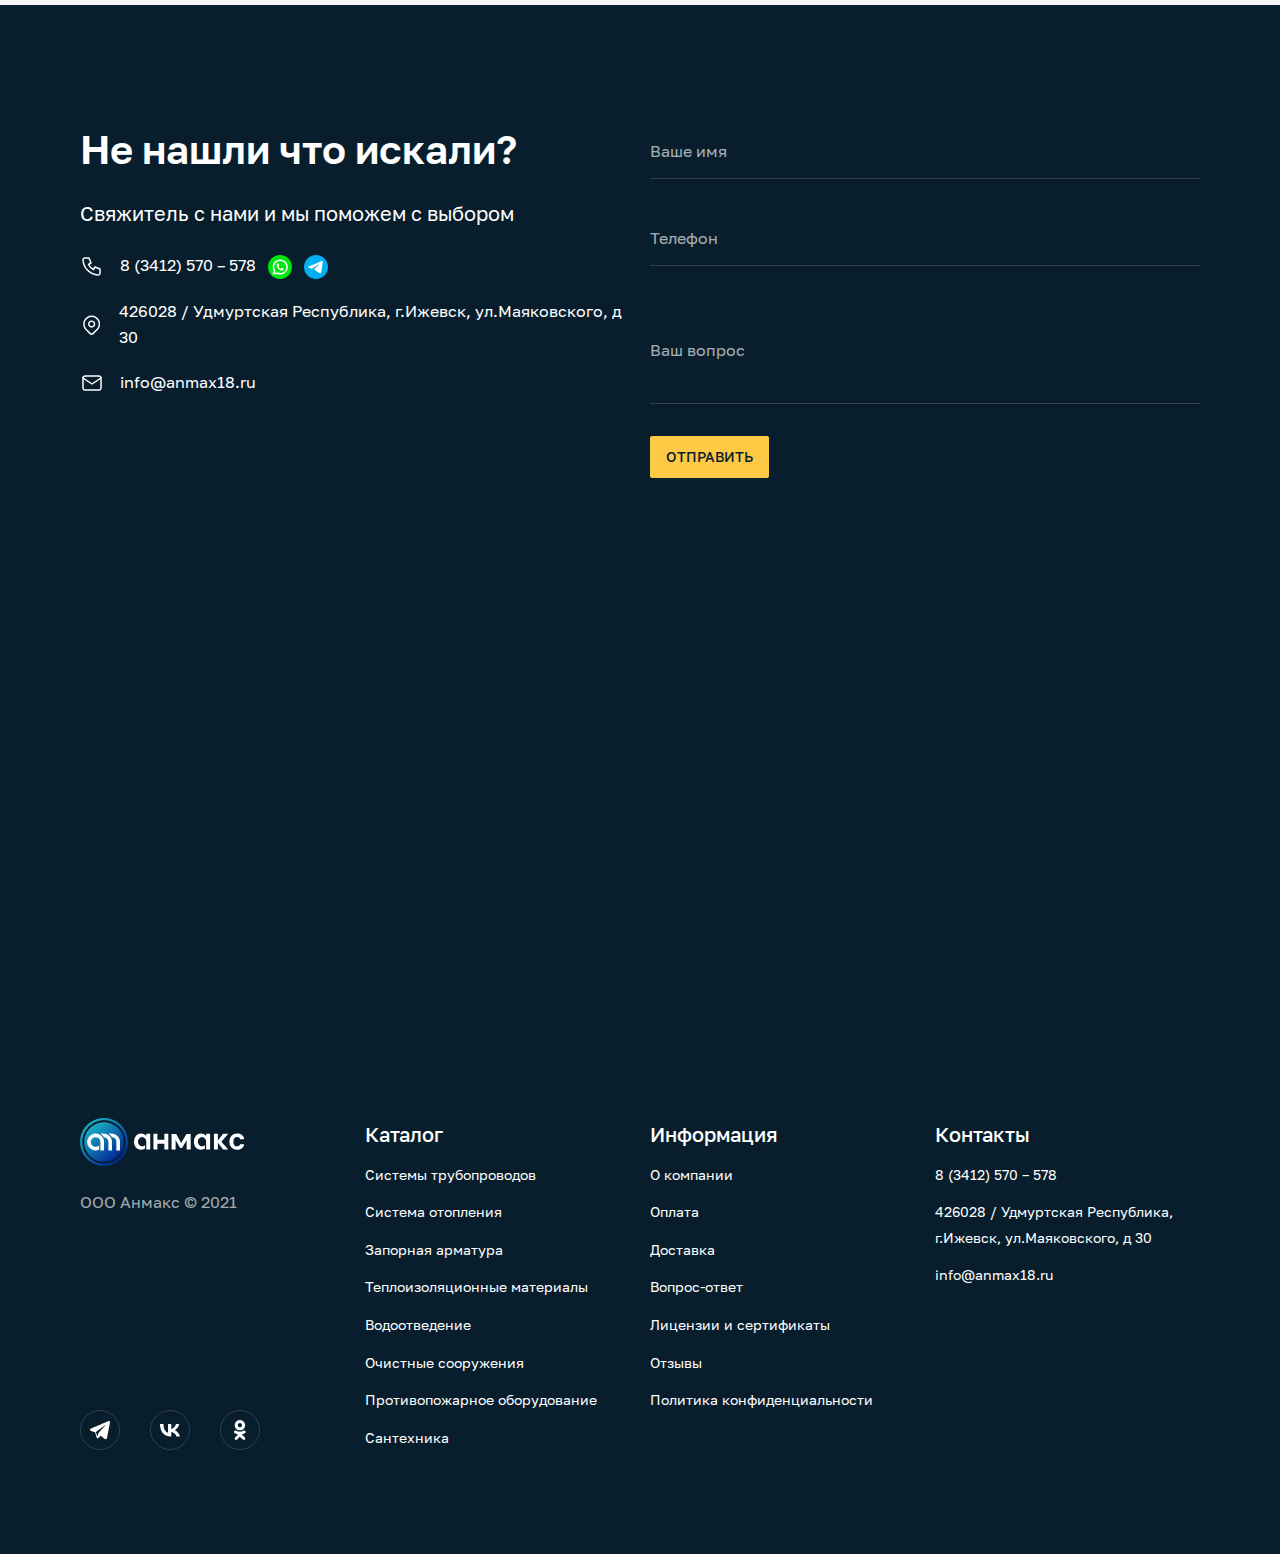
<file: cases.html>
<!DOCTYPE html>
<html>

<head>

	<meta charset="utf-8">
	<!-- <base href="/"> -->

	<title>Анмакс</title>
	<meta name="description" content="">

	<meta name="viewport"
		content="width=device-width, initial-scale=1.0, minimum-scale=1.0, maximum-scale=1.0, user-scalable=no">

	<link rel="icon" href="images/favicon.png">
	<meta property="og:image" content="images/preview.jpg">

	<link rel="stylesheet" href="libs/bootstrap/css/bootstrap-reboot.min.css">
	<link rel="stylesheet" href="libs/bootstrap/css/bootstrap-grid.min.css">
	<link rel="stylesheet" href="libs/swiper/swiper-bundle.min.css">
	<link rel="stylesheet" href="libs/fancybox/fancybox.min.css">

	<link rel="stylesheet" href="css/main.css">
	<link rel="stylesheet" href="css/media.css">

	<script src="libs/jquery/jquery-3.6.0.min.js" defer></script>
	<script src="libs/swiper/swiper-bundle.min.js" defer></script>
	<script src="libs/fancybox/fancybox.umd.js" defer></script>
	<script src="libs/input-mask/jquery.maskedinput.min.js"></script>

	<script src="js/common.js" defer></script>

</head>

<body>

	<div class="app">
		<header>
			<div class="top_nav">
				<div class="container">
					<div class="row">
						<div class="col-12">
							<div class="d-flex align-items-center justify-content-between">
								<div class="d-flex align-items-center">
									<a href="#" class="logo">
										<img src="images/logo.svg" alt="">
									</a>
									<div class="ls_size m_text d-none d-md-block">
										Поставка оборудования<br>для инженерных систем
									</div>
									<div class="search_wrapper d-none d-lg-block">
										<form>
											<button>
												<svg width="20" height="20" viewBox="0 0 20 20" fill="none" xmlns="http://www.w3.org/2000/svg">
													<path fill-rule="evenodd" clip-rule="evenodd"
														d="M8 0.25C6.98226 0.25 5.97448 0.450459 5.0342 0.839933C4.09393 1.22941 3.23958 1.80027 2.51992 2.51992C1.80027 3.23958 1.22941 4.09393 0.839934 5.0342C0.45046 5.97448 0.25 6.98226 0.25 8C0.25 9.01774 0.45046 10.0255 0.839934 10.9658C1.22941 11.9061 1.80027 12.7604 2.51992 13.4801C3.23958 14.1997 4.09393 14.7706 5.0342 15.1601C5.97448 15.5495 6.98226 15.75 8 15.75C9.01774 15.75 10.0255 15.5495 10.9658 15.1601C11.6743 14.8666 12.334 14.4702 12.924 13.9847L18.4697 19.5303C18.7626 19.8232 19.2374 19.8232 19.5303 19.5303C19.8232 19.2374 19.8232 18.7626 19.5303 18.4697L13.9847 12.924C14.4702 12.334 14.8666 11.6743 15.1601 10.9658C15.5495 10.0255 15.75 9.01774 15.75 8C15.75 6.98226 15.5495 5.97448 15.1601 5.0342C14.7706 4.09393 14.1997 3.23958 13.4801 2.51992C12.7604 1.80027 11.9061 1.22941 10.9658 0.839933C10.0255 0.450459 9.01774 0.25 8 0.25ZM5.60823 2.22575C6.36651 1.91166 7.17924 1.75 8 1.75C8.82076 1.75 9.63349 1.91166 10.3918 2.22575C11.1501 2.53984 11.8391 3.00022 12.4194 3.58058C12.9998 4.16095 13.4602 4.84994 13.7742 5.60823C14.0883 6.36651 14.25 7.17924 14.25 8C14.25 8.82076 14.0883 9.63349 13.7742 10.3918C13.4602 11.1501 12.9998 11.8391 12.4194 12.4194C11.8391 12.9998 11.1501 13.4602 10.3918 13.7742C9.63349 14.0883 8.82076 14.25 8 14.25C7.17924 14.25 6.36651 14.0883 5.60823 13.7742C4.84994 13.4602 4.16095 12.9998 3.58058 12.4194C3.00022 11.8391 2.53984 11.1501 2.22575 10.3918C1.91166 9.63349 1.75 8.82076 1.75 8C1.75 7.17924 1.91166 6.36651 2.22575 5.60823C2.53984 4.84994 3.00022 4.16095 3.58058 3.58058C4.16095 3.00022 4.84994 2.53984 5.60823 2.22575Z"
														fill="white" fill-opacity="0.64" />
												</svg>
											</button>
											<input type="search" name="" id="" class="main_search" required
												placeholder="Найти из 25 000 товаров">
										</form>
									</div>
								</div>
								<div class="contact_header">
									<a href="tel:+73412570578" class="m_text d-block">8 (3412) 570–578</a>
									<a href="mailto:info@anmax18.ru" class="s_size d-block">info@anmax18.ru</a>
								</div>
								<a href="#" class="btn border_btn d-none d-lg-inline-block">Помощь в подборе</a>
								<a href="tel:" class="d-block d-lg-none phone-header">
									<svg width="24" height="24" viewBox="0 0 24 24" fill="none" xmlns="http://www.w3.org/2000/svg">
										<g clip-path="url(#clip0_178_3539)">
											<path
												d="M5 4H9L11 9L8.5 10.5C9.57096 12.6715 11.3285 14.429 13.5 15.5L15 13L20 15V19C20 19.5304 19.7893 20.0391 19.4142 20.4142C19.0391 20.7893 18.5304 21 18 21C14.0993 20.763 10.4202 19.1065 7.65683 16.3432C4.8935 13.5798 3.23705 9.90074 3 6C3 5.46957 3.21071 4.96086 3.58579 4.58579C3.96086 4.21071 4.46957 4 5 4Z"
												stroke="white" stroke-width="1.5" stroke-linecap="round" stroke-linejoin="round" />
										</g>
										<defs>
											<clipPath id="clip0_178_3539">
												<rect width="24" height="24" fill="white" />
											</clipPath>
										</defs>
									</svg>
								</a>
							</div>
						</div>
					</div>
				</div>
			</div>
			<div class="main_nav">
				<div class="container">
					<div class="row">
						<div class="col-12">
							<div class="d-flex align-items-center justify-content-between justify-content-lg-start">
								<button class="toggle_btn">
									<div>
										<svg width="24" height="24" viewBox="0 0 24 24" fill="none" xmlns="http://www.w3.org/2000/svg">
											<path d="M4 6H20" stroke="#081E2C" stroke-width="1.5" stroke-linecap="round"
												stroke-linejoin="round" />
											<path d="M4 12H20" stroke="#081E2C" stroke-width="1.5" stroke-linecap="round"
												stroke-linejoin="round" />
											<path d="M4 18H20" stroke="#081E2C" stroke-width="1.5" stroke-linecap="round"
												stroke-linejoin="round" />
										</svg>
										<svg width="24" height="24" viewBox="0 0 24 24" fill="none" xmlns="http://www.w3.org/2000/svg"
											style="display: none;">
											<path d="M6.34314 17.6567L17.6568 6.34303" stroke="#081E2C" stroke-width="1.5"
												stroke-linecap="round" stroke-linejoin="round" />
											<path d="M17.6569 17.6567L6.34315 6.34303" stroke="#081E2C" stroke-width="1.5"
												stroke-linecap="round" stroke-linejoin="round" />
										</svg>
									</div>
									<span class="d-lg-block d-none">Каталог</span>
								</button>
								<div class="search_wrapper d-block d-lg-none">
									<form>
										<button>
											<svg width="20" height="20" viewBox="0 0 20 20" fill="none" xmlns="http://www.w3.org/2000/svg">
												<path fill-rule="evenodd" clip-rule="evenodd"
													d="M8 0.25C6.98226 0.25 5.97448 0.450459 5.0342 0.839933C4.09393 1.22941 3.23958 1.80027 2.51992 2.51992C1.80027 3.23958 1.22941 4.09393 0.839934 5.0342C0.45046 5.97448 0.25 6.98226 0.25 8C0.25 9.01774 0.45046 10.0255 0.839934 10.9658C1.22941 11.9061 1.80027 12.7604 2.51992 13.4801C3.23958 14.1997 4.09393 14.7706 5.0342 15.1601C5.97448 15.5495 6.98226 15.75 8 15.75C9.01774 15.75 10.0255 15.5495 10.9658 15.1601C11.6743 14.8666 12.334 14.4702 12.924 13.9847L18.4697 19.5303C18.7626 19.8232 19.2374 19.8232 19.5303 19.5303C19.8232 19.2374 19.8232 18.7626 19.5303 18.4697L13.9847 12.924C14.4702 12.334 14.8666 11.6743 15.1601 10.9658C15.5495 10.0255 15.75 9.01774 15.75 8C15.75 6.98226 15.5495 5.97448 15.1601 5.0342C14.7706 4.09393 14.1997 3.23958 13.4801 2.51992C12.7604 1.80027 11.9061 1.22941 10.9658 0.839933C10.0255 0.450459 9.01774 0.25 8 0.25ZM5.60823 2.22575C6.36651 1.91166 7.17924 1.75 8 1.75C8.82076 1.75 9.63349 1.91166 10.3918 2.22575C11.1501 2.53984 11.8391 3.00022 12.4194 3.58058C12.9998 4.16095 13.4602 4.84994 13.7742 5.60823C14.0883 6.36651 14.25 7.17924 14.25 8C14.25 8.82076 14.0883 9.63349 13.7742 10.3918C13.4602 11.1501 12.9998 11.8391 12.4194 12.4194C11.8391 12.9998 11.1501 13.4602 10.3918 13.7742C9.63349 14.0883 8.82076 14.25 8 14.25C7.17924 14.25 6.36651 14.0883 5.60823 13.7742C4.84994 13.4602 4.16095 12.9998 3.58058 12.4194C3.00022 11.8391 2.53984 11.1501 2.22575 10.3918C1.91166 9.63349 1.75 8.82076 1.75 8C1.75 7.17924 1.91166 6.36651 2.22575 5.60823C2.53984 4.84994 3.00022 4.16095 3.58058 3.58058C4.16095 3.00022 4.84994 2.53984 5.60823 2.22575Z"
													fill="#081E2C" fill-opacity="0.64" />
											</svg>
										</button>
										<input type="search" name="" id="" class="main_search" required
											placeholder="Найти из 25 000 товаров">
									</form>
								</div>
								<button class="menu_button d-lg-none d-block">
									<svg width="24" height="24" viewBox="0 0 24 24" fill="none" xmlns="http://www.w3.org/2000/svg">
										<path
											d="M11 12C11 12.2652 11.1054 12.5196 11.2929 12.7071C11.4804 12.8946 11.7348 13 12 13C12.2652 13 12.5196 12.8946 12.7071 12.7071C12.8946 12.5196 13 12.2652 13 12C13 11.7348 12.8946 11.4804 12.7071 11.2929C12.5196 11.1054 12.2652 11 12 11C11.7348 11 11.4804 11.1054 11.2929 11.2929C11.1054 11.4804 11 11.7348 11 12Z"
											fill="#081E2C" stroke="#081E2C" stroke-width="1.5" stroke-linecap="round"
											stroke-linejoin="round" />
										<path
											d="M11 19C11 19.2652 11.1054 19.5196 11.2929 19.7071C11.4804 19.8946 11.7348 20 12 20C12.2652 20 12.5196 19.8946 12.7071 19.7071C12.8946 19.5196 13 19.2652 13 19C13 18.7348 12.8946 18.4804 12.7071 18.2929C12.5196 18.1054 12.2652 18 12 18C11.7348 18 11.4804 18.1054 11.2929 18.2929C11.1054 18.4804 11 18.7348 11 19Z"
											fill="#081E2C" stroke="#081E2C" stroke-width="1.5" stroke-linecap="round"
											stroke-linejoin="round" />
										<path
											d="M11 5C11 5.26522 11.1054 5.51957 11.2929 5.70711C11.4804 5.89464 11.7348 6 12 6C12.2652 6 12.5196 5.89464 12.7071 5.70711C12.8946 5.51957 13 5.26522 13 5C13 4.73478 12.8946 4.48043 12.7071 4.29289C12.5196 4.10536 12.2652 4 12 4C11.7348 4 11.4804 4.10536 11.2929 4.29289C11.1054 4.48043 11 4.73478 11 5Z"
											fill="#081E2C" stroke="#081E2C" stroke-width="1.5" stroke-linecap="round"
											stroke-linejoin="round" />
									</svg>
								</button>
								<nav class="d-lg-block d-none">
									<ul>
										<li><a href="#">О компании</a></li>
										<li><a href="#">Доставка и оплата</a></li>
										<li><a href="#">Наши партнеры</a></li>
										<li><a href="#">Контакты</a></li>
										<li><a href="#">Новости</a></li>
									</ul>
								</nav>
							</div>
						</div>
					</div>
				</div>
			</div>
			<div class="mega_menu">
				<div class="container">
					<div class="row">
						<div class="col-12">
							<nav>
								<div class="back_btn d-lg-none d-flex align-items-center mt-4">
									<svg width="24" height="24" viewBox="0 0 24 24" fill="none" xmlns="http://www.w3.org/2000/svg">
										<path d="M15 6L9 12L15 18" stroke="#081E2C" stroke-width="1.5" stroke-linecap="round"
											stroke-linejoin="round" />
									</svg>
									<span>Назад</span>
								</div>
								<ul>
									<li>
										<a href="#">Системы трубопроводов</a>
										<ul class="sub-menu">
											<li><a href="#"><img src="images/menu_image.png" loading="lazy" alt="">Гофрированные трубы для
													канализации </a></li>
											<li><a href="#"><img src="images/menu_image.png" loading="lazy" alt="">Гофрированные трубы для
													канализации </a></li>
											<li><a href="#"><img src="images/menu_image.png" loading="lazy" alt="">Гофрированные трубы для
													канализации </a></li>
											<li><a href="#"><img src="images/menu_image.png" loading="lazy" alt="">Гофрированные трубы для
													канализации </a></li>
										</ul>
									</li>
									<li>
										<a href="#">Система отопления</a>
										<ul class="sub-menu">
											<li><a href="#123"><img src="images/menu_image.png" loading="lazy" alt="">Гофрированные трубы для
													канализации </a></li>
										</ul>
									</li>
									<li><a href="#">Запорная арматура</a></li>
									<li><a href="#">Теплоизоляционные материалы</a></li>
									<li><a href="#">Водоотводедение</a></li>
									<li><a href="#">Очистные сооружения</a></li>
									<li><a href="#">Противопожарное оборудование</a></li>
									<li><a href="#">Сантехника</a></li>
								</ul>
							</nav>
						</div>
					</div>
				</div>
			</div>
		</header>
		<aside>
			<div class="container">
				<div class="row">
					<div class="col-12">
						<div class="main_nav">
							<nav>
								<ul>
									<li><a href="#">О компании</a></li>
									<li><a href="#">Доставка и оплата</a></li>
									<li><a href="#">Наши партнеры</a></li>
									<li><a href="#">Контакты</a></li>
									<li><a href="#">Новости</a></li>
								</ul>
							</nav>
							<a href="#" class="btn border_btn mt-4">Помощь в подборе</a>
						</div>
					</div>
				</div>
			</div>
		</aside>
		<main>
			<div class="page_content">
				<div class="container">
					<div class="row">
						<div class="col-12">
							<p id="breadcrumbs" class="mb-lg-5 mb-4">
								<span><span><a href="#">Главная</a></span> &gt; <span>Выполненные работы</span></span></span>
							</p>
							<h1 class="mb-lg-5 mb-4">Выполненные работы </h1>
						</div>
					</div>
					<div class="row mb-3">
						<div class="col-12">
							<div
								class="d-flex justify-content-between align-items-start flex-column flex-lg-row align-items-lg-center">
								<div class="tags_list">
									<a href="#" class="current">Категория #1</a>
									<a href="#">Категория #2</a>
									<a href="#">Категория #3</a>
									<a href="#">Категория #4</a>
								</div>
							</div>
						</div>
					</div>
					<div class="row gy-lg-5 gy-4 pt-lg-4 pt-0">
						<div class="col-md-6 col-xl-6 col-lg-12">
							<a href="#" class="works_post works_post_item d-flex align-items-start flex-column flex-lg-row align-items-lg-center">
								<img src="images/case.png" class="mb-3 mb-lg-0" alt="" loading="lazy">
								<div>
									<div class="lg_size m_text mb-3">ООО "Инжениринг"</div>
									<div class="works_post_meta">
										<div class="d-flex align-items-center justify-content-between">
											<div class="light_text">Объект</div>
											<div>ГРП</div>
										</div>
										<div class="d-flex align-items-center justify-content-between">
											<div class="light_text">Оборудование</div>
											<div>Задвижки 30 шт&nbsp;</div>
										</div>
										<div class="d-flex align-items-center justify-content-between">
											<div class="light_text">Срок поставки</div>
											<div>3 дня</div>
										</div>
									</div>
								</div>
							</a>
						</div>
						<div class="col-md-6 col-xl-6 col-lg-12">
							<a href="#" class="works_post works_post_item d-flex align-items-start flex-column flex-lg-row align-items-lg-center">
								<img src="images/case.png" class="mb-3 mb-lg-0" alt="" loading="lazy">
								<div>
									<div class="lg_size m_text mb-3">ООО "Инжениринг"</div>
									<div class="works_post_meta">
										<div class="d-flex align-items-center justify-content-between">
											<div class="light_text">Объект</div>
											<div>ГРП</div>
										</div>
										<div class="d-flex align-items-center justify-content-between">
											<div class="light_text">Оборудование</div>
											<div>Задвижки 30 шт&nbsp;</div>
										</div>
										<div class="d-flex align-items-center justify-content-between">
											<div class="light_text">Срок поставки</div>
											<div>3 дня</div>
										</div>
									</div>
								</div>
							</a>
						</div>
						<div class="col-md-6 col-xl-6 col-lg-12">
							<a href="#" class="works_post works_post_item d-flex align-items-start flex-column flex-lg-row align-items-lg-center">
								<img src="images/case.png" class="mb-3 mb-lg-0" alt="" loading="lazy">
								<div>
									<div class="lg_size m_text mb-3">ООО "Инжениринг"</div>
									<div class="works_post_meta">
										<div class="d-flex align-items-center justify-content-between">
											<div class="light_text">Объект</div>
											<div>ГРП</div>
										</div>
										<div class="d-flex align-items-center justify-content-between">
											<div class="light_text">Оборудование</div>
											<div>Задвижки 30 шт&nbsp;</div>
										</div>
										<div class="d-flex align-items-center justify-content-between">
											<div class="light_text">Срок поставки</div>
											<div>3 дня</div>
										</div>
									</div>
								</div>
							</a>
						</div>
						<div class="col-md-6 col-xl-6 col-lg-12">
							<a href="#" class="works_post works_post_item d-flex align-items-start flex-column flex-lg-row align-items-lg-center">
								<img src="images/case.png" class="mb-3 mb-lg-0" alt="" loading="lazy">
								<div>
									<div class="lg_size m_text mb-3">ООО "Инжениринг"</div>
									<div class="works_post_meta">
										<div class="d-flex align-items-center justify-content-between">
											<div class="light_text">Объект</div>
											<div>ГРП</div>
										</div>
										<div class="d-flex align-items-center justify-content-between">
											<div class="light_text">Оборудование</div>
											<div>Задвижки 30 шт&nbsp;</div>
										</div>
										<div class="d-flex align-items-center justify-content-between">
											<div class="light_text">Срок поставки</div>
											<div>3 дня</div>
										</div>
									</div>
								</div>
							</a>
						</div>
					</div>
				</div>
			</div>
			<section class="gray">
				<div class="container">
					<div class="row">
						<div class="col-12">
							<h2 class="mb-lg-5 mb-4">Lorem ipsum odor amet</h2>
						</div>
					</div>
					<div class="row">
						<div class="col-12">
							<div class="seo_widget">
								<p>
									Lorem ipsum odor amet, consectetuer adipiscing elit. Duis dapibus magnis sed taciti potenti cras pellentesque interdum. Egestas odio etiam molestie mus vestibulum class porta. Class convallis a potenti quis proin tincidunt hendrerit. Et interdum iaculis ligula bibendum leo amet augue. Ut libero integer adipiscing; placerat platea urna risus condimentum. Feugiat suscipit justo, ullamcorper sapien sapien morbi. Ullamcorper metus hac nulla commodo eu. Magnis lacus ultrices ligula eget per proin aliquam ad ut.
								</p>
								<p>Lectus tempus eu eu platea; egestas lobortis molestie. Maecenas dictum sapien luctus luctus aenean. Vitae neque malesuada est odio, ante tortor vestibulum? Turpis praesent gravida molestie cursus dignissim laoreet natoque. Dictumst porta tincidunt enim dictum, magnis sociosqu. Quisque potenti bibendum primis consequat lorem consequat. Lectus arcu pharetra turpis proin lacinia neque dapibus. Mus eget auctor dui adipiscing pretium erat curae. Quisque hendrerit vestibulum quis cubilia sed nisl dictum egestas.</p>
							</div>
						</div>
					</div>
				</div>
			</section>
		</main>
		<footer>
			<div class="container">
				<div class="row pb-4 gy-5">
					<div class="col-lg-6">
						<div class="footer_contact_widget">
							<h2 class="mb-4">Не нашли что искали?</h2>
							<div class="lg_size mb-4">Cвяжитель с нами и мы поможем с выбором </div>
							<div class="footer_contact_widget_items">
								<div class="d-flex align-items-center">
									<a href="#" class="d-flex align-items-center">
										<svg width="24" height="24" viewBox="0 0 24 24" fill="none" xmlns="http://www.w3.org/2000/svg">
											<path
												d="M5 4H9L11 9L8.5 10.5C9.57096 12.6715 11.3285 14.429 13.5 15.5L15 13L20 15V19C20 19.5304 19.7893 20.0391 19.4142 20.4142C19.0391 20.7893 18.5304 21 18 21C14.0993 20.763 10.4202 19.1065 7.65683 16.3432C4.8935 13.5798 3.23705 9.90074 3 6C3 5.46957 3.21071 4.96086 3.58579 4.58579C3.96086 4.21071 4.46957 4 5 4Z"
												stroke="white" stroke-width="1.5" stroke-linecap="round" stroke-linejoin="round" />
										</svg>
										<span>8 (3412) 570 – 578</span>
									</a>
									<div class="d-flex align-items-center social_widget_form">
										<a href="#">
											<svg width="24" height="25" viewBox="0 0 24 25" fill="none" xmlns="http://www.w3.org/2000/svg">
												<path
													d="M12.0273 0.983398H11.9727C5.36035 0.983398 0 6.34375 0 12.9561V13.0107C0 19.6231 5.36035 24.9834 11.9727 24.9834H12.0273C18.6397 24.9834 24 19.6231 24 13.0107V12.9561C24 6.34375 18.6397 0.983398 12.0273 0.983398Z"
													fill="#00E510" />
												<path
													d="M14.3388 16.4934C11.2673 16.4934 8.7683 13.9936 8.76746 10.922C8.7683 10.1434 9.40229 9.51025 10.1792 9.51025C10.2591 9.51025 10.3381 9.51698 10.4138 9.53043C10.5803 9.55818 10.7384 9.61452 10.8838 9.69944C10.9049 9.71205 10.9192 9.73223 10.9225 9.75578L11.2471 11.8015C11.2513 11.8259 11.2437 11.8495 11.2277 11.8671C11.0486 12.0656 10.8199 12.2085 10.5652 12.28L10.4424 12.3144L10.4886 12.433C10.9074 13.4992 11.76 14.3509 12.827 14.7714L12.9456 14.8185L12.98 14.6957C13.0515 14.4409 13.1945 14.2122 13.3929 14.0331C13.4072 14.0197 13.4265 14.0129 13.4459 14.0129C13.4501 14.0129 13.4543 14.0129 13.4593 14.0138L15.5051 14.3383C15.5295 14.3425 15.5496 14.356 15.5623 14.377C15.6463 14.5225 15.7027 14.6814 15.7313 14.8479C15.7447 14.9219 15.7506 15.0001 15.7506 15.0816C15.7506 15.8594 15.1175 16.4926 14.3388 16.4934Z"
													fill="#FDFDFD" />
												<path
													d="M19.7856 12.3093C19.62 10.4376 18.7624 8.70127 17.3708 7.42068C15.9708 6.13252 14.1546 5.42285 12.2551 5.42285C8.08624 5.42285 4.69431 8.81479 4.69431 12.9837C4.69431 14.3828 5.08025 15.7458 5.81094 16.9331L4.1814 20.5403L9.39879 19.9845C10.3061 20.3561 11.2663 20.5445 12.2543 20.5445C12.5141 20.5445 12.7806 20.531 13.048 20.5033C13.2835 20.478 13.5214 20.441 13.7552 20.3939C17.2463 19.6885 19.7949 16.59 19.8151 13.024V12.9837C19.8151 12.7566 19.805 12.5296 19.7848 12.3093H19.7856ZM9.59975 18.4012L6.71316 18.7089L7.57502 16.7994L7.40265 16.5681C7.39003 16.5513 7.37742 16.5345 7.36313 16.5152C6.61478 15.4818 6.21958 14.2609 6.21958 12.9845C6.21958 9.65646 8.92708 6.94897 12.2551 6.94897C15.3729 6.94897 18.0157 9.38151 18.2705 12.4867C18.2839 12.6532 18.2915 12.8205 18.2915 12.9853C18.2915 13.0324 18.2906 13.0787 18.2898 13.1283C18.2259 15.9123 16.281 18.2767 13.5601 18.8788C13.3524 18.925 13.1397 18.9603 12.9278 18.983C12.7075 19.0082 12.4813 19.0209 12.2568 19.0209C11.4572 19.0209 10.6802 18.8661 9.94618 18.5601C9.86461 18.5273 9.78473 18.492 9.7099 18.4558L9.60059 18.4028L9.59975 18.4012Z"
													fill="#FDFDFD" />
											</svg>
										</a>
										<a href="#">
											<svg width="24" height="24" viewBox="0 0 24 24" fill="none" xmlns="http://www.w3.org/2000/svg">
												<path
													d="M12.0273 0H11.9727C5.36034 0 0 5.36035 0 11.9727V12.0273C0 18.6397 5.36034 24 11.9727 24H12.0273C18.6397 24 24 18.6397 24 12.0273V11.9727C24 5.36035 18.6397 0 12.0273 0Z"
													fill="#00B0F2" />
												<path
													d="M4.54554 11.5908C4.57917 11.574 4.61282 11.558 4.64562 11.5429C5.2157 11.2789 5.79336 11.0317 6.37017 10.7845C6.40128 10.7845 6.4534 10.7483 6.48283 10.7366C6.5274 10.7172 6.57197 10.6987 6.61653 10.6794L6.87299 10.5692C7.04452 10.4961 7.2152 10.4229 7.38673 10.3498C7.72895 10.2035 8.07117 10.0572 8.41339 9.91001C9.09783 9.6174 9.78313 9.32395 10.4676 9.03133C11.152 8.73872 11.8373 8.44527 12.5217 8.15266C13.2062 7.86005 13.8914 7.5666 14.5759 7.27399C15.2603 6.98137 15.9456 6.68792 16.6301 6.39531C16.7823 6.32973 16.9471 6.23219 17.1102 6.2036C17.2472 6.17922 17.3809 6.13213 17.5188 6.10606C17.7803 6.05645 18.0687 6.03627 18.3193 6.14474C18.4059 6.18258 18.4858 6.23555 18.5522 6.30198C18.87 6.61645 18.8255 7.13272 18.7582 7.575C18.2899 10.6575 17.8215 13.7409 17.3523 16.8234C17.2884 17.2463 17.201 17.7104 16.8672 17.9778C16.5846 18.204 16.1827 18.2292 15.8338 18.1334C15.4848 18.0367 15.1771 17.8341 14.8752 17.6348C13.6232 16.8057 12.3704 15.9766 11.1184 15.1476C10.8207 14.9508 10.4894 14.6935 10.4928 14.3362C10.4945 14.1209 10.6231 13.9292 10.7543 13.7585C11.8423 12.3392 13.4122 11.3638 14.5801 10.0101C14.7449 9.8192 14.8744 9.47445 14.6482 9.36431C14.5137 9.29872 14.3589 9.38785 14.2362 9.47277C12.6924 10.5448 11.1495 11.6177 9.60571 12.6898C9.10205 13.0396 8.57401 13.3995 7.96692 13.4852C7.42374 13.5626 6.8772 13.4113 6.35168 13.2565C5.91108 13.127 5.47131 12.9942 5.03323 12.8571C4.80032 12.7848 4.55984 12.7066 4.3799 12.5427C4.19996 12.3787 4.09655 12.1029 4.20502 11.8843C4.27313 11.7472 4.40514 11.6606 4.54388 11.59L4.54554 11.5908Z"
													fill="#FEFFFC" />
											</svg>
										</a>
									</div>
								</div>
								<div class="d-flex align-items-center">
									<a href="#" class="d-flex align-items-center">
										<svg width="24" height="24" viewBox="0 0 24 24" fill="none" xmlns="http://www.w3.org/2000/svg">
											<path
												d="M9 11C9 11.7956 9.31607 12.5587 9.87868 13.1213C10.4413 13.6839 11.2044 14 12 14C12.7956 14 13.5587 13.6839 14.1213 13.1213C14.6839 12.5587 15 11.7956 15 11C15 10.2044 14.6839 9.44129 14.1213 8.87868C13.5587 8.31607 12.7956 8 12 8C11.2044 8 10.4413 8.31607 9.87868 8.87868C9.31607 9.44129 9 10.2044 9 11Z"
												stroke="white" stroke-width="1.5" stroke-linecap="round" stroke-linejoin="round" />
											<path
												d="M17.657 16.6572L13.414 20.9002C13.039 21.2748 12.5306 21.4853 12.0005 21.4853C11.4704 21.4853 10.962 21.2748 10.587 20.9002L6.343 16.6572C5.22422 15.5384 4.46234 14.1129 4.15369 12.5611C3.84504 11.0092 4.00349 9.40071 4.60901 7.93893C5.21452 6.47714 6.2399 5.22774 7.55548 4.3487C8.87107 3.46967 10.4178 3.00049 12 3.00049C13.5822 3.00049 15.1289 3.46967 16.4445 4.3487C17.7601 5.22774 18.7855 6.47714 19.391 7.93893C19.9965 9.40071 20.155 11.0092 19.8463 12.5611C19.5377 14.1129 18.7758 15.5384 17.657 16.6572Z"
												stroke="white" stroke-width="1.5" stroke-linecap="round" stroke-linejoin="round" />
										</svg>
										<span>426028 / Удмуртская Республика, г.Ижевск,
											ул.Маяковского, д 30</span>
									</a>
								</div>
								<div class="d-flex align-items-center">
									<a href="#" class="d-flex align-items-center">
										<svg width="24" height="24" viewBox="0 0 24 24" fill="none" xmlns="http://www.w3.org/2000/svg">
											<path
												d="M3 7C3 6.46957 3.21071 5.96086 3.58579 5.58579C3.96086 5.21071 4.46957 5 5 5H19C19.5304 5 20.0391 5.21071 20.4142 5.58579C20.7893 5.96086 21 6.46957 21 7V17C21 17.5304 20.7893 18.0391 20.4142 18.4142C20.0391 18.7893 19.5304 19 19 19H5C4.46957 19 3.96086 18.7893 3.58579 18.4142C3.21071 18.0391 3 17.5304 3 17V7Z"
												stroke="white" stroke-width="1.5" stroke-linecap="round" stroke-linejoin="round" />
											<path d="M3 7L12 13L21 7" stroke="white" stroke-width="1.5" stroke-linecap="round"
												stroke-linejoin="round" />
										</svg>
										<span>info@anmax18.ru</span>
									</a>
								</div>
							</div>
						</div>
					</div>
					<div class="col-lg-6">
						<form>
							<div class="form-group">
								<input type="text" id="name-p" name="name" required="" placeholder="Ваше имя">
								<label for="name-p">Ваше имя</label>
							</div>
							<div class="form-group">
								<input type="text" name="phone" placeholder="Телефон" id="phone-p" class="phone" required="">
								<label for="phone-p">Телефон</label>
							</div>
							<div class="form-group">
								<textarea name="cmnt" id="text-cmnt-f" cols="30" rows="3" placeholder="опишите вашу задачу"
									required=""></textarea>
								<label for="text-cmnt-f">Ваш вопрос</label>
							</div>
							<div class="form-group">
								<button class="btn yellow_btn">Отправить</button>
							</div>
						</form>
					</div>
				</div>
				<div class="row mt-lg-5 mt-3">
					<div class="col-12">
						<div class="map_widget">
							<iframe
								src="https://yandex.ru/map-widget/v1/?um=constructor%3Aa94d37e28b96528fc9905734355e9804fbbdf8c065b89e4a2bba03113ce46a11&amp;source=constructor"
								width="100%" height="480" frameborder="0"></iframe>
						</div>
					</div>
				</div>
				<div class="footer_bottom">
					<div class="row gy-4">
						<div class="col-lg-3 col-12">
							<div class="d-flex flex-lg-column justify-content-between align-items-lg-start align-items-center"
								style="height: 100%;">
								<div>
									<a href="#" class="logo">
										<img src="images/logo.svg" alt="">
									</a>
									<div style="color: rgba(255, 255, 255, 0.64);" class="mt-4 d-lg-block d-none">ООО Анмакс © 2021</div>
								</div>
								<div class="footer_bottom_social">
									<nav>
										<ul>
											<li><a href="#"><img src="images/tg.svg" alt=""></a></li>
											<li><a href="#"><img src="images/vk.svg" alt=""></a></li>
											<li><a href="#"><img src="images/ok.svg" alt=""></a></li>
										</ul>
									</nav>
								</div>
							</div>
						</div>
						<div class="col-lg-3 col-md-6 col-12">
							<div class="lg_size m_text">Каталог</div>
							<nav>
								<ul>
									<li><a href="#">Системы трубопроводов</a></li>
									<li><a href="#">Система отопления</a></li>
									<li><a href="#">Запорная арматура </a></li>
									<li><a href="#">Теплоизоляционные материалы</a></li>
									<li><a href="#">Водоотведение</a></li>
									<li><a href="#">Очистные сооружения</a></li>
									<li><a href="#">Противопожарное оборудование </a></li>
									<li><a href="#">Сантехника</a></li>
								</ul>
							</nav>
						</div>
						<div class="col-lg-3 col-md-6 col-12">
							<div class="lg_size m_text">Информация</div>
							<nav>
								<ul>
									<li><a href="#">О компании</a></li>
									<li><a href="#">Оплата</a></li>
									<li><a href="#">Доставка </a></li>
									<li><a href="#">Вопрос-ответ</a></li>
									<li><a href="#">Лицензии и сертификаты</a></li>
									<li><a href="#">Отзывы</a></li>
									<li><a href="#">Политика конфиденциальности </a></li>
								</ul>
							</nav>
						</div>
						<div class="col-lg-3 col-md-6 col-12">
							<div class="lg_size m_text">Контакты</div>
							<nav>
								<ul>
									<li><a href="#">8 (3412) 570 – 578</a></li>
									<li><a href="#">426028 / Удмуртская Республика,
											г.Ижевск, ул.Маяковского, д 30</a></li>
									<li><a href="#">info@anmax18.ru </a></li>
								</ul>
							</nav>
						</div>
						<div class="col-12">
							<div style="color: rgba(255, 255, 255, 0.64);" class="mt-2 d-lg-none d-block">ООО Анмакс © 2021</div>
						</div>
					</div>
				</div>
			</div>
		</footer>
	</div>

</body>

</html>
</file>
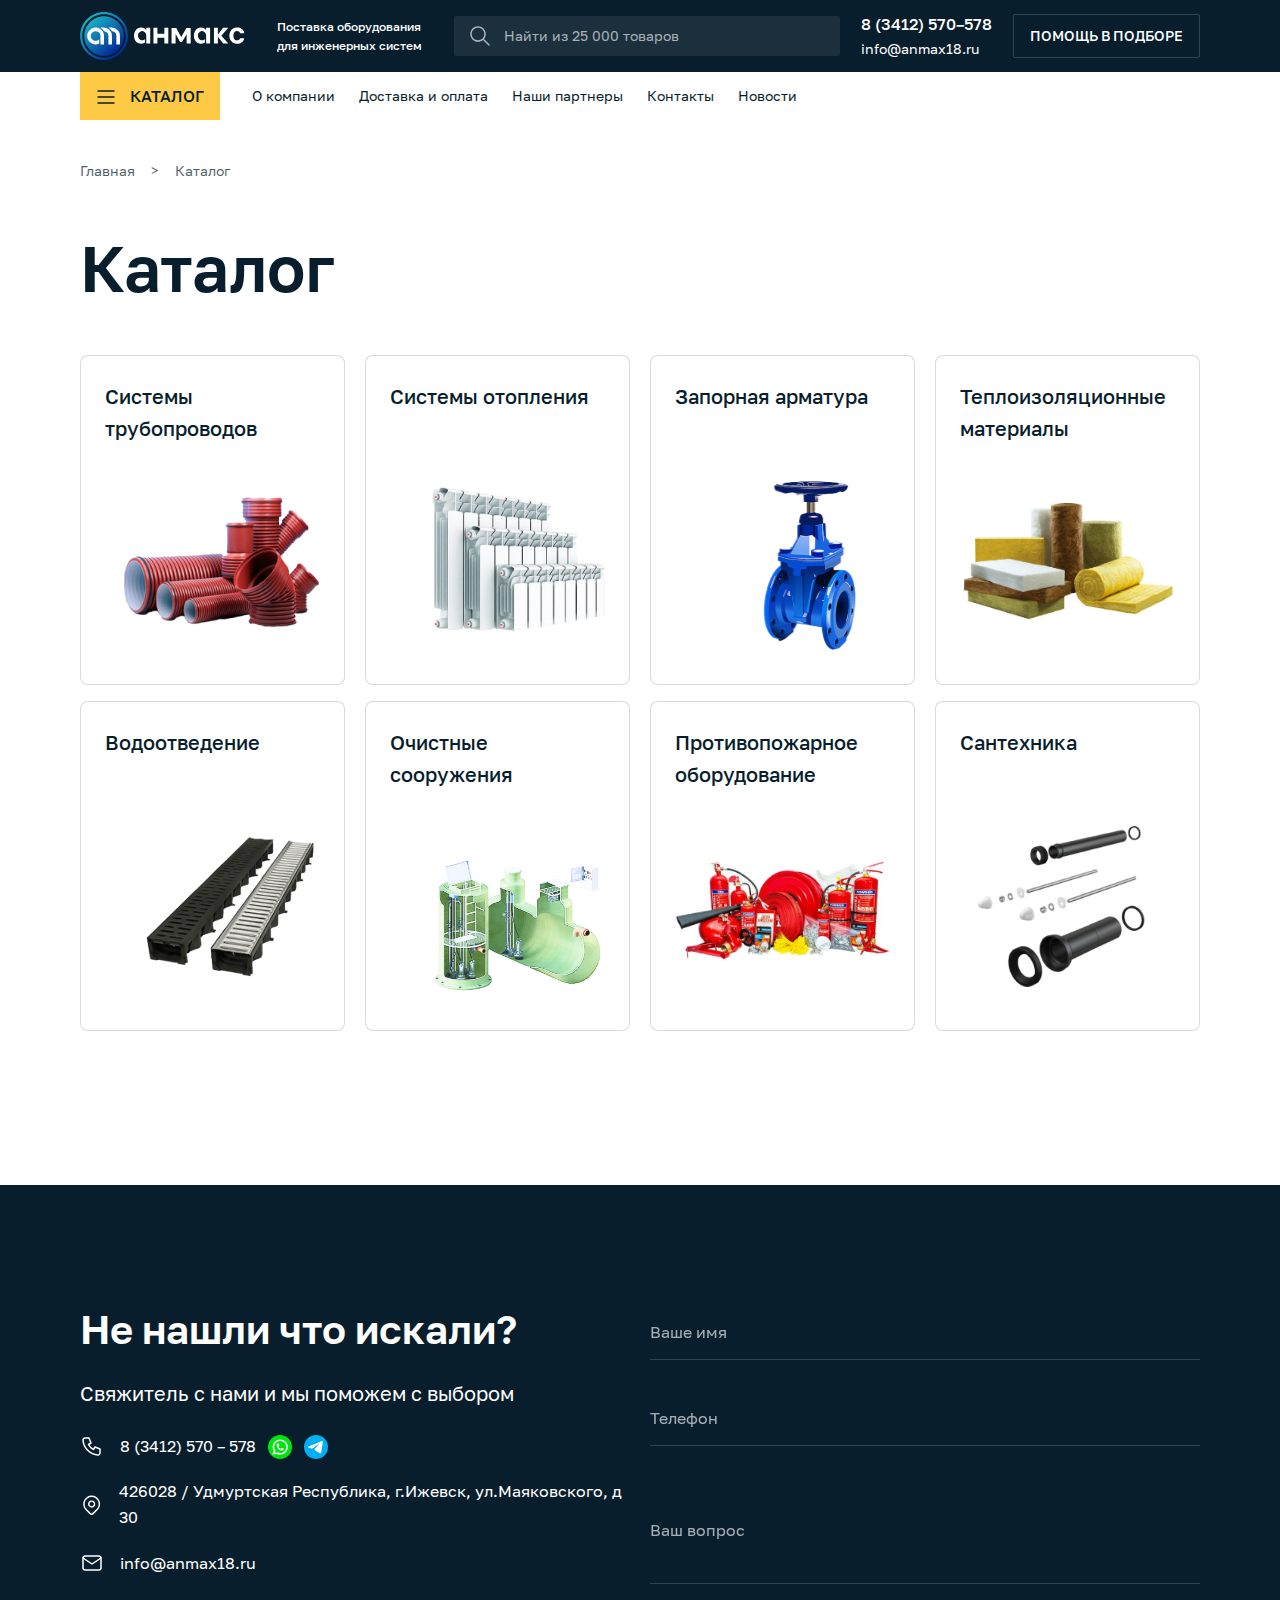
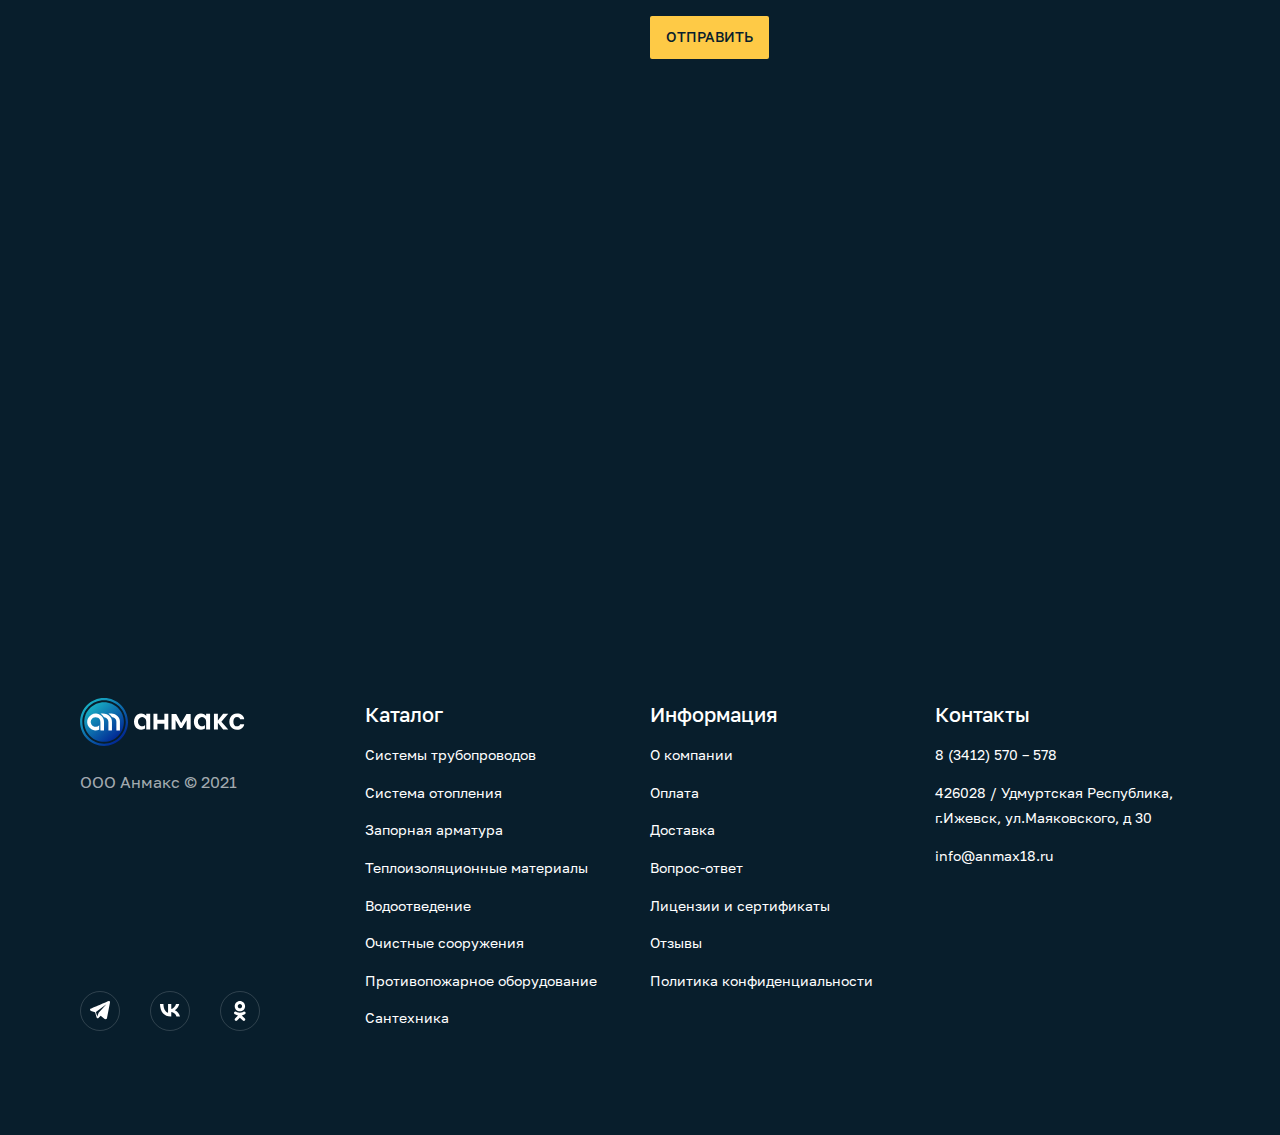
<file: catalog.html>
<!DOCTYPE html>
<html>

<head>

	<meta charset="utf-8">
	<!-- <base href="/"> -->

	<title>Анмакс</title>
	<meta name="description" content="">

	<meta name="viewport"
		content="width=device-width, initial-scale=1.0, minimum-scale=1.0, maximum-scale=1.0, user-scalable=no">

	<link rel="icon" href="images/favicon.png">
	<meta property="og:image" content="images/preview.jpg">

	<link rel="stylesheet" href="libs/bootstrap/css/bootstrap-reboot.min.css">
	<link rel="stylesheet" href="libs/bootstrap/css/bootstrap-grid.min.css">
	<link rel="stylesheet" href="libs/swiper/swiper-bundle.min.css">
	<link rel="stylesheet" href="libs/fancybox/fancybox.min.css">

	<link rel="stylesheet" href="css/main.css">
	<link rel="stylesheet" href="css/media.css">

	<script src="libs/jquery/jquery-3.6.0.min.js" defer></script>
	<script src="libs/swiper/swiper-bundle.min.js" defer></script>
	<script src="libs/fancybox/fancybox.umd.js" defer></script>
	<script src="libs/input-mask/jquery.maskedinput.min.js"></script>

	<script src="js/common.js" defer></script>

</head>

<body>

	<div class="app">
		<header>
			<div class="top_nav">
				<div class="container">
					<div class="row">
						<div class="col-12">
							<div class="d-flex align-items-center justify-content-between">
								<div class="d-flex align-items-center">
									<a href="#" class="logo">
										<img src="images/logo.svg" alt="">
									</a>
									<div class="ls_size m_text d-none d-md-block">
										Поставка оборудования<br>для инженерных систем
									</div>
									<div class="search_wrapper d-none d-lg-block">
										<form>
											<button>
												<svg width="20" height="20" viewBox="0 0 20 20" fill="none" xmlns="http://www.w3.org/2000/svg">
													<path fill-rule="evenodd" clip-rule="evenodd"
														d="M8 0.25C6.98226 0.25 5.97448 0.450459 5.0342 0.839933C4.09393 1.22941 3.23958 1.80027 2.51992 2.51992C1.80027 3.23958 1.22941 4.09393 0.839934 5.0342C0.45046 5.97448 0.25 6.98226 0.25 8C0.25 9.01774 0.45046 10.0255 0.839934 10.9658C1.22941 11.9061 1.80027 12.7604 2.51992 13.4801C3.23958 14.1997 4.09393 14.7706 5.0342 15.1601C5.97448 15.5495 6.98226 15.75 8 15.75C9.01774 15.75 10.0255 15.5495 10.9658 15.1601C11.6743 14.8666 12.334 14.4702 12.924 13.9847L18.4697 19.5303C18.7626 19.8232 19.2374 19.8232 19.5303 19.5303C19.8232 19.2374 19.8232 18.7626 19.5303 18.4697L13.9847 12.924C14.4702 12.334 14.8666 11.6743 15.1601 10.9658C15.5495 10.0255 15.75 9.01774 15.75 8C15.75 6.98226 15.5495 5.97448 15.1601 5.0342C14.7706 4.09393 14.1997 3.23958 13.4801 2.51992C12.7604 1.80027 11.9061 1.22941 10.9658 0.839933C10.0255 0.450459 9.01774 0.25 8 0.25ZM5.60823 2.22575C6.36651 1.91166 7.17924 1.75 8 1.75C8.82076 1.75 9.63349 1.91166 10.3918 2.22575C11.1501 2.53984 11.8391 3.00022 12.4194 3.58058C12.9998 4.16095 13.4602 4.84994 13.7742 5.60823C14.0883 6.36651 14.25 7.17924 14.25 8C14.25 8.82076 14.0883 9.63349 13.7742 10.3918C13.4602 11.1501 12.9998 11.8391 12.4194 12.4194C11.8391 12.9998 11.1501 13.4602 10.3918 13.7742C9.63349 14.0883 8.82076 14.25 8 14.25C7.17924 14.25 6.36651 14.0883 5.60823 13.7742C4.84994 13.4602 4.16095 12.9998 3.58058 12.4194C3.00022 11.8391 2.53984 11.1501 2.22575 10.3918C1.91166 9.63349 1.75 8.82076 1.75 8C1.75 7.17924 1.91166 6.36651 2.22575 5.60823C2.53984 4.84994 3.00022 4.16095 3.58058 3.58058C4.16095 3.00022 4.84994 2.53984 5.60823 2.22575Z"
														fill="white" fill-opacity="0.64" />
												</svg>
											</button>
											<input type="search" name="" id="" class="main_search" required
												placeholder="Найти из 25 000 товаров">
										</form>
									</div>
								</div>
								<div class="contact_header">
									<a href="tel:+73412570578" class="m_text d-block">8 (3412) 570–578</a>
									<a href="mailto:info@anmax18.ru" class="s_size d-block">info@anmax18.ru</a>
								</div>
								<a href="#" class="btn border_btn d-none d-lg-inline-block">Помощь в подборе</a>
								<a href="tel:" class="d-block d-lg-none phone-header">
									<svg width="24" height="24" viewBox="0 0 24 24" fill="none" xmlns="http://www.w3.org/2000/svg">
										<g clip-path="url(#clip0_178_3539)">
											<path d="M5 4H9L11 9L8.5 10.5C9.57096 12.6715 11.3285 14.429 13.5 15.5L15 13L20 15V19C20 19.5304 19.7893 20.0391 19.4142 20.4142C19.0391 20.7893 18.5304 21 18 21C14.0993 20.763 10.4202 19.1065 7.65683 16.3432C4.8935 13.5798 3.23705 9.90074 3 6C3 5.46957 3.21071 4.96086 3.58579 4.58579C3.96086 4.21071 4.46957 4 5 4Z" stroke="white" stroke-width="1.5" stroke-linecap="round" stroke-linejoin="round" />
										</g>
										<defs>
											<clipPath id="clip0_178_3539">
												<rect width="24" height="24" fill="white" />
											</clipPath>
										</defs>
									</svg>
								</a>
							</div>
						</div>
					</div>
				</div>
			</div>
			<div class="main_nav">
				<div class="container">
					<div class="row">
						<div class="col-12">
							<div class="d-flex align-items-center justify-content-between justify-content-lg-start">
								<button class="toggle_btn">
									<div>
										<svg width="24" height="24" viewBox="0 0 24 24" fill="none" xmlns="http://www.w3.org/2000/svg">
											<path d="M4 6H20" stroke="#081E2C" stroke-width="1.5" stroke-linecap="round"
												stroke-linejoin="round" />
											<path d="M4 12H20" stroke="#081E2C" stroke-width="1.5" stroke-linecap="round"
												stroke-linejoin="round" />
											<path d="M4 18H20" stroke="#081E2C" stroke-width="1.5" stroke-linecap="round"
												stroke-linejoin="round" />
										</svg>
										<svg width="24" height="24" viewBox="0 0 24 24" fill="none" xmlns="http://www.w3.org/2000/svg"
											style="display: none;">
											<path d="M6.34314 17.6567L17.6568 6.34303" stroke="#081E2C" stroke-width="1.5"
												stroke-linecap="round" stroke-linejoin="round" />
											<path d="M17.6569 17.6567L6.34315 6.34303" stroke="#081E2C" stroke-width="1.5"
												stroke-linecap="round" stroke-linejoin="round" />
										</svg>
									</div>
									<span class="d-lg-block d-none">Каталог</span>
								</button>
								<div class="search_wrapper d-block d-lg-none">
									<form>
										<button>
											<svg width="20" height="20" viewBox="0 0 20 20" fill="none" xmlns="http://www.w3.org/2000/svg">
												<path fill-rule="evenodd" clip-rule="evenodd" d="M8 0.25C6.98226 0.25 5.97448 0.450459 5.0342 0.839933C4.09393 1.22941 3.23958 1.80027 2.51992 2.51992C1.80027 3.23958 1.22941 4.09393 0.839934 5.0342C0.45046 5.97448 0.25 6.98226 0.25 8C0.25 9.01774 0.45046 10.0255 0.839934 10.9658C1.22941 11.9061 1.80027 12.7604 2.51992 13.4801C3.23958 14.1997 4.09393 14.7706 5.0342 15.1601C5.97448 15.5495 6.98226 15.75 8 15.75C9.01774 15.75 10.0255 15.5495 10.9658 15.1601C11.6743 14.8666 12.334 14.4702 12.924 13.9847L18.4697 19.5303C18.7626 19.8232 19.2374 19.8232 19.5303 19.5303C19.8232 19.2374 19.8232 18.7626 19.5303 18.4697L13.9847 12.924C14.4702 12.334 14.8666 11.6743 15.1601 10.9658C15.5495 10.0255 15.75 9.01774 15.75 8C15.75 6.98226 15.5495 5.97448 15.1601 5.0342C14.7706 4.09393 14.1997 3.23958 13.4801 2.51992C12.7604 1.80027 11.9061 1.22941 10.9658 0.839933C10.0255 0.450459 9.01774 0.25 8 0.25ZM5.60823 2.22575C6.36651 1.91166 7.17924 1.75 8 1.75C8.82076 1.75 9.63349 1.91166 10.3918 2.22575C11.1501 2.53984 11.8391 3.00022 12.4194 3.58058C12.9998 4.16095 13.4602 4.84994 13.7742 5.60823C14.0883 6.36651 14.25 7.17924 14.25 8C14.25 8.82076 14.0883 9.63349 13.7742 10.3918C13.4602 11.1501 12.9998 11.8391 12.4194 12.4194C11.8391 12.9998 11.1501 13.4602 10.3918 13.7742C9.63349 14.0883 8.82076 14.25 8 14.25C7.17924 14.25 6.36651 14.0883 5.60823 13.7742C4.84994 13.4602 4.16095 12.9998 3.58058 12.4194C3.00022 11.8391 2.53984 11.1501 2.22575 10.3918C1.91166 9.63349 1.75 8.82076 1.75 8C1.75 7.17924 1.91166 6.36651 2.22575 5.60823C2.53984 4.84994 3.00022 4.16095 3.58058 3.58058C4.16095 3.00022 4.84994 2.53984 5.60823 2.22575Z" fill="#081E2C" fill-opacity="0.64" />
											</svg>
										</button>
										<input type="search" name="" id="" class="main_search" required
											placeholder="Найти из 25 000 товаров">
									</form>
								</div>
								<button class="menu_button d-lg-none d-block">
									<svg width="24" height="24" viewBox="0 0 24 24" fill="none" xmlns="http://www.w3.org/2000/svg">
										<path d="M11 12C11 12.2652 11.1054 12.5196 11.2929 12.7071C11.4804 12.8946 11.7348 13 12 13C12.2652 13 12.5196 12.8946 12.7071 12.7071C12.8946 12.5196 13 12.2652 13 12C13 11.7348 12.8946 11.4804 12.7071 11.2929C12.5196 11.1054 12.2652 11 12 11C11.7348 11 11.4804 11.1054 11.2929 11.2929C11.1054 11.4804 11 11.7348 11 12Z" fill="#081E2C" stroke="#081E2C" stroke-width="1.5" stroke-linecap="round" stroke-linejoin="round" />
										<path d="M11 19C11 19.2652 11.1054 19.5196 11.2929 19.7071C11.4804 19.8946 11.7348 20 12 20C12.2652 20 12.5196 19.8946 12.7071 19.7071C12.8946 19.5196 13 19.2652 13 19C13 18.7348 12.8946 18.4804 12.7071 18.2929C12.5196 18.1054 12.2652 18 12 18C11.7348 18 11.4804 18.1054 11.2929 18.2929C11.1054 18.4804 11 18.7348 11 19Z" fill="#081E2C" stroke="#081E2C" stroke-width="1.5" stroke-linecap="round" stroke-linejoin="round" />
										<path d="M11 5C11 5.26522 11.1054 5.51957 11.2929 5.70711C11.4804 5.89464 11.7348 6 12 6C12.2652 6 12.5196 5.89464 12.7071 5.70711C12.8946 5.51957 13 5.26522 13 5C13 4.73478 12.8946 4.48043 12.7071 4.29289C12.5196 4.10536 12.2652 4 12 4C11.7348 4 11.4804 4.10536 11.2929 4.29289C11.1054 4.48043 11 4.73478 11 5Z" fill="#081E2C" stroke="#081E2C" stroke-width="1.5" stroke-linecap="round" stroke-linejoin="round" />
									</svg>
								</button>
								<nav class="d-lg-block d-none">
									<ul>
										<li><a href="#">О компании</a></li>
										<li><a href="#">Доставка и оплата</a></li>
										<li><a href="#">Наши партнеры</a></li>
										<li><a href="#">Контакты</a></li>
										<li><a href="#">Новости</a></li>
									</ul>
								</nav>
							</div>
						</div>
					</div>
				</div>
			</div>
			<div class="mega_menu">
				<div class="container">
					<div class="row">
						<div class="col-12">
							<nav>
								<div class="back_btn d-lg-none d-flex align-items-center mt-4">
									<svg width="24" height="24" viewBox="0 0 24 24" fill="none" xmlns="http://www.w3.org/2000/svg">
										<path d="M15 6L9 12L15 18" stroke="#081E2C" stroke-width="1.5" stroke-linecap="round" stroke-linejoin="round" />
									</svg>
									<span>Назад</span>
								</div>
								<ul>
									<li>
										<a href="#">Системы трубопроводов</a>
										<ul class="sub-menu">
											<li><a href="#"><img src="images/menu_image.png" loading="lazy" alt="">Гофрированные трубы для
													канализации </a></li>
													<li><a href="#"><img src="images/menu_image.png" loading="lazy" alt="">Гофрированные трубы для
														канализации </a></li>
														<li><a href="#"><img src="images/menu_image.png" loading="lazy" alt="">Гофрированные трубы для
															канализации </a></li>
															<li><a href="#"><img src="images/menu_image.png" loading="lazy" alt="">Гофрированные трубы для
																канализации </a></li>		
										</ul>
									</li>
									<li>
										<a href="#">Система отопления</a>
										<ul class="sub-menu">
											<li><a href="#123"><img src="images/menu_image.png" loading="lazy" alt="">Гофрированные трубы для
													канализации </a></li>
										</ul>
									</li>
									<li><a href="#">Запорная арматура</a></li>
									<li><a href="#">Теплоизоляционные материалы</a></li>
									<li><a href="#">Водоотводедение</a></li>
									<li><a href="#">Очистные сооружения</a></li>
									<li><a href="#">Противопожарное оборудование</a></li>
									<li><a href="#">Сантехника</a></li>
								</ul>
							</nav>
						</div>
					</div>
				</div>
			</div>
		</header>
		<aside>
			<div class="container">
				<div class="row">
					<div class="col-12">
						<div class="main_nav">
							<nav>
								<ul>
									<li><a href="#">О компании</a></li>
									<li><a href="#">Доставка и оплата</a></li>
									<li><a href="#">Наши партнеры</a></li>
									<li><a href="#">Контакты</a></li>
									<li><a href="#">Новости</a></li>
								</ul>
							</nav>
							<a href="#" class="btn border_btn mt-4">Помощь в подборе</a>
						</div>
					</div>
				</div>
			</div>
		</aside>
		<main>
			<div class="page_content">
				<div class="container">
					<div class="row">
						<div class="col-12">
							<p id="breadcrumbs" class="mb-lg-5 mb-4">
								<span><span><a href="#">Главная</a></span> &gt; <span>Каталог</span></span>
							</p>
							<h1 class="mb-lg-5 mb-4">Каталог</h1>
						</div>
					</div>
					<div class="row gy-3">
						<div class="col-lg-4 col-xl-3 col-md-6">
							<a href="#" class="product_category_card">
								<div class="lg_size m_text mb-3">Системы трубопроводов</div>
								<img src="images/truby.png" alt="" loading="lazy">
							</a>
						</div>
						<div class="col-lg-4 col-xl-3 col-md-6">
							<a href="#" class="product_category_card">
								<div class="lg_size m_text mb-3">Системы отопления</div>
								<img src="images/riffar.png" alt="" loading="lazy">
							</a>
						</div>
						<div class="col-lg-4 col-xl-3 col-md-6">
							<a href="#" class="product_category_card">
								<div class="lg_size m_text mb-3">Запорная арматура</div>
								<img src="images/armatura.svg" alt="" loading="lazy">
							</a>
						</div>
						<div class="col-lg-4 col-xl-3 col-md-6">
							<a href="#" class="product_category_card">
								<div class="lg_size m_text mb-3">Теплоизоляционные материалы</div>
								<img src="images/teplo.png" alt="" loading="lazy">
							</a>
						</div>
						<div class="col-lg-4 col-xl-3 col-md-6">
							<a href="#" class="product_category_card">
								<div class="lg_size m_text mb-3">Водоотведение</div>
								<img src="images/ovtod.svg" alt="" loading="lazy">
							</a>
						</div>
						<div class="col-lg-4 col-xl-3 col-md-6">
							<a href="#" class="product_category_card">
								<div class="lg_size m_text mb-3">Очистные сооружения</div>
								<img src="images/filter.svg" alt="" loading="lazy">
							</a>
						</div>
						<div class="col-lg-4 col-xl-3 col-md-6">
							<a href="#" class="product_category_card">
								<div class="lg_size m_text mb-3">Противопожарное оборудование</div>
								<img src="images/fire.png" alt="" loading="lazy">
							</a>
						</div>
						<div class="col-lg-4 col-xl-3 col-md-6">
							<a href="#" class="product_category_card">
								<div class="lg_size m_text mb-3">Сантехника</div>
								<img src="images/sant.png" alt="" loading="lazy">
							</a>
						</div>
					</div>
				</div>
			</div>
		</main>
		<footer>
			<div class="container">
				<div class="row pb-4 gy-5">
					<div class="col-lg-6">
						<div class="footer_contact_widget">
							<h2 class="mb-4">Не нашли что искали?</h2>
							<div class="lg_size mb-4">Cвяжитель с нами и мы поможем с выбором </div>
							<div class="footer_contact_widget_items">
								<div class="d-flex align-items-center">
									<a href="#" class="d-flex align-items-center">
										<svg width="24" height="24" viewBox="0 0 24 24" fill="none" xmlns="http://www.w3.org/2000/svg">
											<path d="M5 4H9L11 9L8.5 10.5C9.57096 12.6715 11.3285 14.429 13.5 15.5L15 13L20 15V19C20 19.5304 19.7893 20.0391 19.4142 20.4142C19.0391 20.7893 18.5304 21 18 21C14.0993 20.763 10.4202 19.1065 7.65683 16.3432C4.8935 13.5798 3.23705 9.90074 3 6C3 5.46957 3.21071 4.96086 3.58579 4.58579C3.96086 4.21071 4.46957 4 5 4Z" stroke="white" stroke-width="1.5" stroke-linecap="round" stroke-linejoin="round" />
										</svg>
										<span>8 (3412) 570 – 578</span>
									</a>
									<div class="d-flex align-items-center social_widget_form">
										<a href="#">
											<svg width="24" height="25" viewBox="0 0 24 25" fill="none" xmlns="http://www.w3.org/2000/svg">
												<path d="M12.0273 0.983398H11.9727C5.36035 0.983398 0 6.34375 0 12.9561V13.0107C0 19.6231 5.36035 24.9834 11.9727 24.9834H12.0273C18.6397 24.9834 24 19.6231 24 13.0107V12.9561C24 6.34375 18.6397 0.983398 12.0273 0.983398Z" fill="#00E510" />
												<path d="M14.3388 16.4934C11.2673 16.4934 8.7683 13.9936 8.76746 10.922C8.7683 10.1434 9.40229 9.51025 10.1792 9.51025C10.2591 9.51025 10.3381 9.51698 10.4138 9.53043C10.5803 9.55818 10.7384 9.61452 10.8838 9.69944C10.9049 9.71205 10.9192 9.73223 10.9225 9.75578L11.2471 11.8015C11.2513 11.8259 11.2437 11.8495 11.2277 11.8671C11.0486 12.0656 10.8199 12.2085 10.5652 12.28L10.4424 12.3144L10.4886 12.433C10.9074 13.4992 11.76 14.3509 12.827 14.7714L12.9456 14.8185L12.98 14.6957C13.0515 14.4409 13.1945 14.2122 13.3929 14.0331C13.4072 14.0197 13.4265 14.0129 13.4459 14.0129C13.4501 14.0129 13.4543 14.0129 13.4593 14.0138L15.5051 14.3383C15.5295 14.3425 15.5496 14.356 15.5623 14.377C15.6463 14.5225 15.7027 14.6814 15.7313 14.8479C15.7447 14.9219 15.7506 15.0001 15.7506 15.0816C15.7506 15.8594 15.1175 16.4926 14.3388 16.4934Z" fill="#FDFDFD" />
												<path d="M19.7856 12.3093C19.62 10.4376 18.7624 8.70127 17.3708 7.42068C15.9708 6.13252 14.1546 5.42285 12.2551 5.42285C8.08624 5.42285 4.69431 8.81479 4.69431 12.9837C4.69431 14.3828 5.08025 15.7458 5.81094 16.9331L4.1814 20.5403L9.39879 19.9845C10.3061 20.3561 11.2663 20.5445 12.2543 20.5445C12.5141 20.5445 12.7806 20.531 13.048 20.5033C13.2835 20.478 13.5214 20.441 13.7552 20.3939C17.2463 19.6885 19.7949 16.59 19.8151 13.024V12.9837C19.8151 12.7566 19.805 12.5296 19.7848 12.3093H19.7856ZM9.59975 18.4012L6.71316 18.7089L7.57502 16.7994L7.40265 16.5681C7.39003 16.5513 7.37742 16.5345 7.36313 16.5152C6.61478 15.4818 6.21958 14.2609 6.21958 12.9845C6.21958 9.65646 8.92708 6.94897 12.2551 6.94897C15.3729 6.94897 18.0157 9.38151 18.2705 12.4867C18.2839 12.6532 18.2915 12.8205 18.2915 12.9853C18.2915 13.0324 18.2906 13.0787 18.2898 13.1283C18.2259 15.9123 16.281 18.2767 13.5601 18.8788C13.3524 18.925 13.1397 18.9603 12.9278 18.983C12.7075 19.0082 12.4813 19.0209 12.2568 19.0209C11.4572 19.0209 10.6802 18.8661 9.94618 18.5601C9.86461 18.5273 9.78473 18.492 9.7099 18.4558L9.60059 18.4028L9.59975 18.4012Z" fill="#FDFDFD" />
											</svg>
										</a>
										<a href="#">
											<svg width="24" height="24" viewBox="0 0 24 24" fill="none" xmlns="http://www.w3.org/2000/svg">
												<path d="M12.0273 0H11.9727C5.36034 0 0 5.36035 0 11.9727V12.0273C0 18.6397 5.36034 24 11.9727 24H12.0273C18.6397 24 24 18.6397 24 12.0273V11.9727C24 5.36035 18.6397 0 12.0273 0Z" fill="#00B0F2" />
												<path d="M4.54554 11.5908C4.57917 11.574 4.61282 11.558 4.64562 11.5429C5.2157 11.2789 5.79336 11.0317 6.37017 10.7845C6.40128 10.7845 6.4534 10.7483 6.48283 10.7366C6.5274 10.7172 6.57197 10.6987 6.61653 10.6794L6.87299 10.5692C7.04452 10.4961 7.2152 10.4229 7.38673 10.3498C7.72895 10.2035 8.07117 10.0572 8.41339 9.91001C9.09783 9.6174 9.78313 9.32395 10.4676 9.03133C11.152 8.73872 11.8373 8.44527 12.5217 8.15266C13.2062 7.86005 13.8914 7.5666 14.5759 7.27399C15.2603 6.98137 15.9456 6.68792 16.6301 6.39531C16.7823 6.32973 16.9471 6.23219 17.1102 6.2036C17.2472 6.17922 17.3809 6.13213 17.5188 6.10606C17.7803 6.05645 18.0687 6.03627 18.3193 6.14474C18.4059 6.18258 18.4858 6.23555 18.5522 6.30198C18.87 6.61645 18.8255 7.13272 18.7582 7.575C18.2899 10.6575 17.8215 13.7409 17.3523 16.8234C17.2884 17.2463 17.201 17.7104 16.8672 17.9778C16.5846 18.204 16.1827 18.2292 15.8338 18.1334C15.4848 18.0367 15.1771 17.8341 14.8752 17.6348C13.6232 16.8057 12.3704 15.9766 11.1184 15.1476C10.8207 14.9508 10.4894 14.6935 10.4928 14.3362C10.4945 14.1209 10.6231 13.9292 10.7543 13.7585C11.8423 12.3392 13.4122 11.3638 14.5801 10.0101C14.7449 9.8192 14.8744 9.47445 14.6482 9.36431C14.5137 9.29872 14.3589 9.38785 14.2362 9.47277C12.6924 10.5448 11.1495 11.6177 9.60571 12.6898C9.10205 13.0396 8.57401 13.3995 7.96692 13.4852C7.42374 13.5626 6.8772 13.4113 6.35168 13.2565C5.91108 13.127 5.47131 12.9942 5.03323 12.8571C4.80032 12.7848 4.55984 12.7066 4.3799 12.5427C4.19996 12.3787 4.09655 12.1029 4.20502 11.8843C4.27313 11.7472 4.40514 11.6606 4.54388 11.59L4.54554 11.5908Z" fill="#FEFFFC" />
											</svg>
										</a>
									</div>
								</div>
								<div class="d-flex align-items-center">
									<a href="#" class="d-flex align-items-center">
										<svg width="24" height="24" viewBox="0 0 24 24" fill="none" xmlns="http://www.w3.org/2000/svg">
											<path d="M9 11C9 11.7956 9.31607 12.5587 9.87868 13.1213C10.4413 13.6839 11.2044 14 12 14C12.7956 14 13.5587 13.6839 14.1213 13.1213C14.6839 12.5587 15 11.7956 15 11C15 10.2044 14.6839 9.44129 14.1213 8.87868C13.5587 8.31607 12.7956 8 12 8C11.2044 8 10.4413 8.31607 9.87868 8.87868C9.31607 9.44129 9 10.2044 9 11Z" stroke="white" stroke-width="1.5" stroke-linecap="round" stroke-linejoin="round" />
											<path d="M17.657 16.6572L13.414 20.9002C13.039 21.2748 12.5306 21.4853 12.0005 21.4853C11.4704 21.4853 10.962 21.2748 10.587 20.9002L6.343 16.6572C5.22422 15.5384 4.46234 14.1129 4.15369 12.5611C3.84504 11.0092 4.00349 9.40071 4.60901 7.93893C5.21452 6.47714 6.2399 5.22774 7.55548 4.3487C8.87107 3.46967 10.4178 3.00049 12 3.00049C13.5822 3.00049 15.1289 3.46967 16.4445 4.3487C17.7601 5.22774 18.7855 6.47714 19.391 7.93893C19.9965 9.40071 20.155 11.0092 19.8463 12.5611C19.5377 14.1129 18.7758 15.5384 17.657 16.6572Z" stroke="white" stroke-width="1.5" stroke-linecap="round" stroke-linejoin="round" />
										</svg>
										<span>426028 / Удмуртская Республика, г.Ижевск,
											ул.Маяковского, д 30</span>
									</a>
								</div>
								<div class="d-flex align-items-center">
									<a href="#" class="d-flex align-items-center">
										<svg width="24" height="24" viewBox="0 0 24 24" fill="none" xmlns="http://www.w3.org/2000/svg">
											<path d="M3 7C3 6.46957 3.21071 5.96086 3.58579 5.58579C3.96086 5.21071 4.46957 5 5 5H19C19.5304 5 20.0391 5.21071 20.4142 5.58579C20.7893 5.96086 21 6.46957 21 7V17C21 17.5304 20.7893 18.0391 20.4142 18.4142C20.0391 18.7893 19.5304 19 19 19H5C4.46957 19 3.96086 18.7893 3.58579 18.4142C3.21071 18.0391 3 17.5304 3 17V7Z" stroke="white" stroke-width="1.5" stroke-linecap="round" stroke-linejoin="round" />
											<path d="M3 7L12 13L21 7" stroke="white" stroke-width="1.5" stroke-linecap="round" stroke-linejoin="round" />
										</svg>
										<span>info@anmax18.ru</span>
									</a>
								</div>
							</div>
						</div>
					</div>
					<div class="col-lg-6">
						<form>
							<div class="form-group">
								<input type="text" id="name-p" name="name" required="" placeholder="Ваше имя">
								<label for="name-p">Ваше имя</label>
							</div>
							<div class="form-group">
								<input type="text" name="phone" placeholder="Телефон" id="phone-p" class="phone" required="">
								<label for="phone-p">Телефон</label>
							</div>
							<div class="form-group">
								<textarea name="cmnt" id="text-cmnt-f" cols="30" rows="3" placeholder="опишите вашу задачу" required=""></textarea>
								<label for="text-cmnt-f">Ваш вопрос</label>
							</div>
							<div class="form-group">
								<button class="btn yellow_btn">Отправить</button>
							</div>
						</form>
					</div>
				</div>
				<div class="row mt-lg-5 mt-3">
					<div class="col-12">
						<div class="map_widget">
							<iframe src="https://yandex.ru/map-widget/v1/?um=constructor%3Aa94d37e28b96528fc9905734355e9804fbbdf8c065b89e4a2bba03113ce46a11&amp;source=constructor" width="100%" height="480" frameborder="0"></iframe>
						</div>
					</div>
				</div>
				<div class="footer_bottom">
					<div class="row gy-4">
						<div class="col-lg-3 col-12">
							<div class="d-flex flex-lg-column justify-content-between align-items-lg-start align-items-center" style="height: 100%;">
								<div>
									<a href="#" class="logo">
										<img src="images/logo.svg" alt="">
									</a>
									<div style="color: rgba(255, 255, 255, 0.64);" class="mt-4 d-lg-block d-none">ООО Анмакс © 2021</div>
								</div>
								<div class="footer_bottom_social">
									<nav>
										<ul>
											<li><a href="#"><img src="images/tg.svg" alt=""></a></li>
											<li><a href="#"><img src="images/vk.svg" alt=""></a></li>
											<li><a href="#"><img src="images/ok.svg" alt=""></a></li>
										</ul>
									</nav>
								</div>
							</div>
						</div>
						<div class="col-lg-3 col-md-6 col-12">
							<div class="lg_size m_text">Каталог</div>
							<nav>
								<ul>
									<li><a href="#">Системы трубопроводов</a></li>
									<li><a href="#">Система отопления</a></li>
									<li><a href="#">Запорная арматура </a></li>
									<li><a href="#">Теплоизоляционные материалы</a></li>
									<li><a href="#">Водоотведение</a></li>
									<li><a href="#">Очистные сооружения</a></li>
									<li><a href="#">Противопожарное оборудование </a></li>
									<li><a href="#">Сантехника</a></li>
								</ul>
							</nav>
						</div>
						<div class="col-lg-3 col-md-6 col-12">
							<div class="lg_size m_text">Информация</div>
							<nav>
								<ul>
									<li><a href="#">О компании</a></li>
									<li><a href="#">Оплата</a></li>
									<li><a href="#">Доставка </a></li>
									<li><a href="#">Вопрос-ответ</a></li>
									<li><a href="#">Лицензии и сертификаты</a></li>
									<li><a href="#">Отзывы</a></li>
									<li><a href="#">Политика конфиденциальности </a></li>
								</ul>
							</nav>
						</div>
						<div class="col-lg-3 col-md-6 col-12">
							<div class="lg_size m_text">Контакты</div>
							<nav>
								<ul>
									<li><a href="#">8 (3412) 570 – 578</a></li>
									<li><a href="#">426028 / Удмуртская Республика,
										г.Ижевск, ул.Маяковского, д 30</a></li>
									<li><a href="#">info@anmax18.ru </a></li>
								</ul>
							</nav>
						</div>
						<div class="col-12">
							<div style="color: rgba(255, 255, 255, 0.64);" class="mt-2 d-lg-none d-block">ООО Анмакс © 2021</div>
						</div>
					</div>
				</div>
			</div>
		</footer>
	</div>

</body>

</html>
</file>
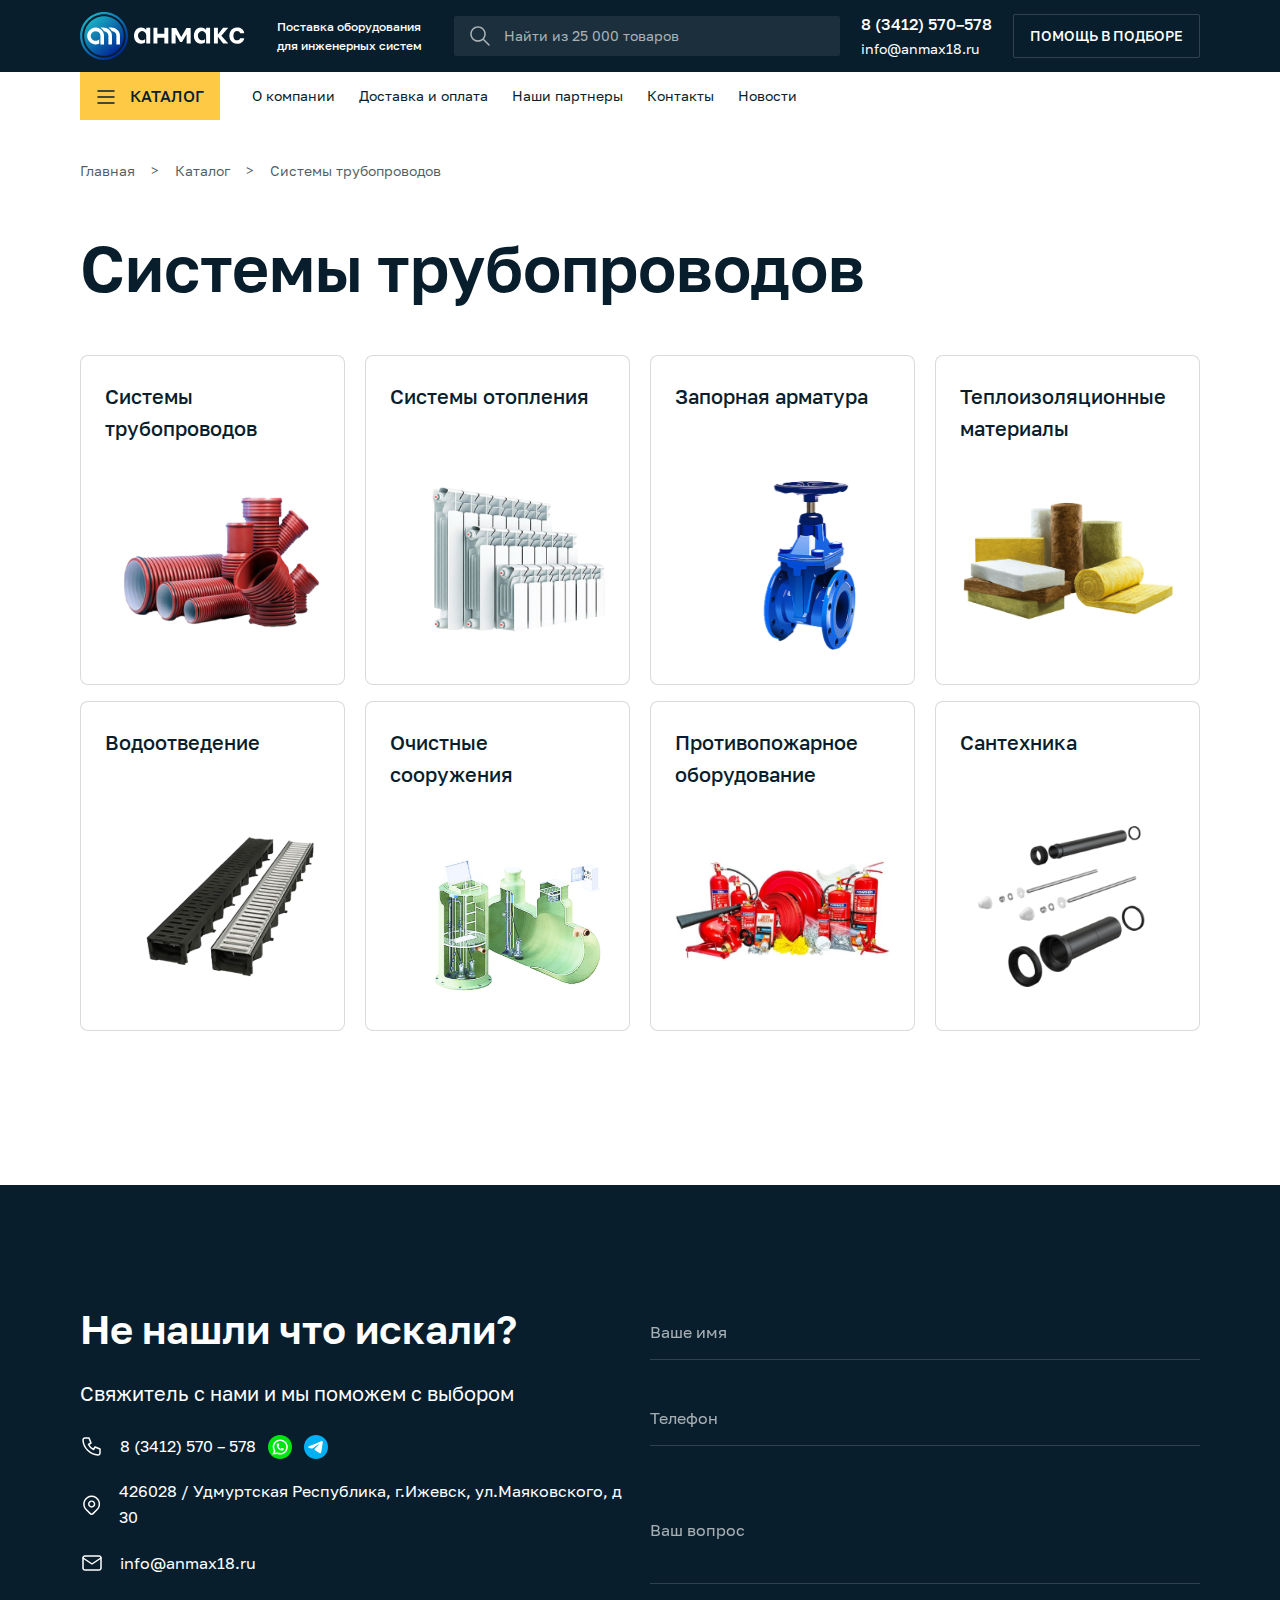
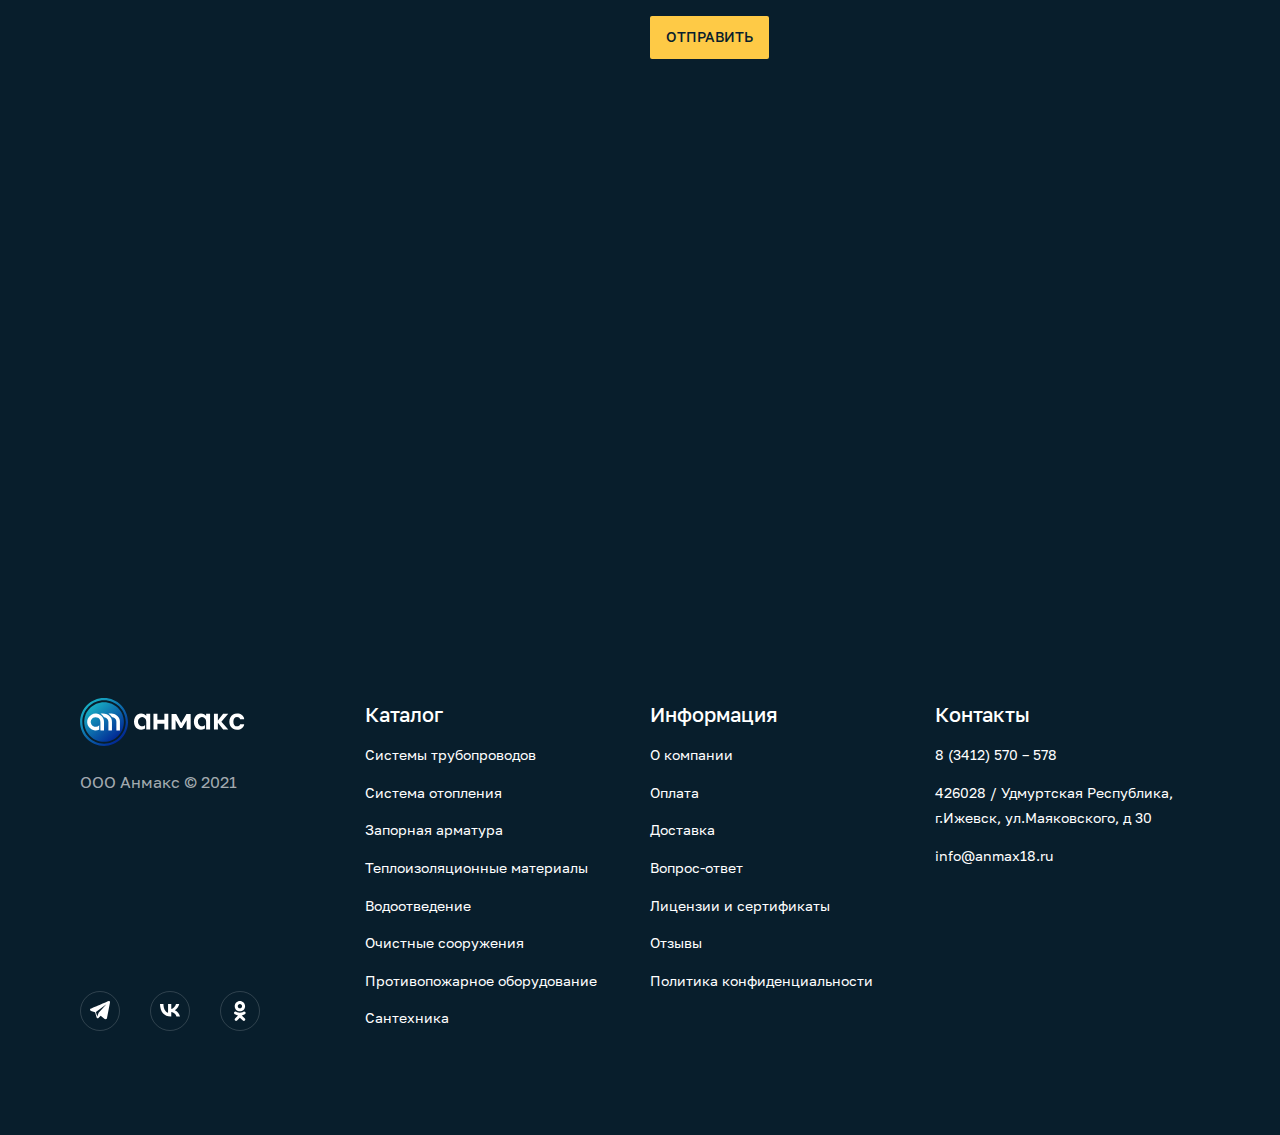
<file: category.html>
<!DOCTYPE html>
<html>

<head>

	<meta charset="utf-8">
	<!-- <base href="/"> -->

	<title>Анмакс</title>
	<meta name="description" content="">

	<meta name="viewport"
		content="width=device-width, initial-scale=1.0, minimum-scale=1.0, maximum-scale=1.0, user-scalable=no">

	<link rel="icon" href="images/favicon.png">
	<meta property="og:image" content="images/preview.jpg">

	<link rel="stylesheet" href="libs/bootstrap/css/bootstrap-reboot.min.css">
	<link rel="stylesheet" href="libs/bootstrap/css/bootstrap-grid.min.css">
	<link rel="stylesheet" href="libs/swiper/swiper-bundle.min.css">
	<link rel="stylesheet" href="libs/fancybox/fancybox.min.css">

	<link rel="stylesheet" href="css/main.css">
	<link rel="stylesheet" href="css/media.css">

	<script src="libs/jquery/jquery-3.6.0.min.js" defer></script>
	<script src="libs/swiper/swiper-bundle.min.js" defer></script>
	<script src="libs/fancybox/fancybox.umd.js" defer></script>
	<script src="libs/input-mask/jquery.maskedinput.min.js"></script>

	<script src="js/common.js" defer></script>

</head>

<body>

	<div class="app">
		<header>
			<div class="top_nav">
				<div class="container">
					<div class="row">
						<div class="col-12">
							<div class="d-flex align-items-center justify-content-between">
								<div class="d-flex align-items-center">
									<a href="#" class="logo">
										<img src="images/logo.svg" alt="">
									</a>
									<div class="ls_size m_text d-none d-md-block">
										Поставка оборудования<br>для инженерных систем
									</div>
									<div class="search_wrapper d-none d-lg-block">
										<form>
											<button>
												<svg width="20" height="20" viewBox="0 0 20 20" fill="none" xmlns="http://www.w3.org/2000/svg">
													<path fill-rule="evenodd" clip-rule="evenodd"
														d="M8 0.25C6.98226 0.25 5.97448 0.450459 5.0342 0.839933C4.09393 1.22941 3.23958 1.80027 2.51992 2.51992C1.80027 3.23958 1.22941 4.09393 0.839934 5.0342C0.45046 5.97448 0.25 6.98226 0.25 8C0.25 9.01774 0.45046 10.0255 0.839934 10.9658C1.22941 11.9061 1.80027 12.7604 2.51992 13.4801C3.23958 14.1997 4.09393 14.7706 5.0342 15.1601C5.97448 15.5495 6.98226 15.75 8 15.75C9.01774 15.75 10.0255 15.5495 10.9658 15.1601C11.6743 14.8666 12.334 14.4702 12.924 13.9847L18.4697 19.5303C18.7626 19.8232 19.2374 19.8232 19.5303 19.5303C19.8232 19.2374 19.8232 18.7626 19.5303 18.4697L13.9847 12.924C14.4702 12.334 14.8666 11.6743 15.1601 10.9658C15.5495 10.0255 15.75 9.01774 15.75 8C15.75 6.98226 15.5495 5.97448 15.1601 5.0342C14.7706 4.09393 14.1997 3.23958 13.4801 2.51992C12.7604 1.80027 11.9061 1.22941 10.9658 0.839933C10.0255 0.450459 9.01774 0.25 8 0.25ZM5.60823 2.22575C6.36651 1.91166 7.17924 1.75 8 1.75C8.82076 1.75 9.63349 1.91166 10.3918 2.22575C11.1501 2.53984 11.8391 3.00022 12.4194 3.58058C12.9998 4.16095 13.4602 4.84994 13.7742 5.60823C14.0883 6.36651 14.25 7.17924 14.25 8C14.25 8.82076 14.0883 9.63349 13.7742 10.3918C13.4602 11.1501 12.9998 11.8391 12.4194 12.4194C11.8391 12.9998 11.1501 13.4602 10.3918 13.7742C9.63349 14.0883 8.82076 14.25 8 14.25C7.17924 14.25 6.36651 14.0883 5.60823 13.7742C4.84994 13.4602 4.16095 12.9998 3.58058 12.4194C3.00022 11.8391 2.53984 11.1501 2.22575 10.3918C1.91166 9.63349 1.75 8.82076 1.75 8C1.75 7.17924 1.91166 6.36651 2.22575 5.60823C2.53984 4.84994 3.00022 4.16095 3.58058 3.58058C4.16095 3.00022 4.84994 2.53984 5.60823 2.22575Z"
														fill="white" fill-opacity="0.64" />
												</svg>
											</button>
											<input type="search" name="" id="" class="main_search" required
												placeholder="Найти из 25 000 товаров">
										</form>
									</div>
								</div>
								<div class="contact_header">
									<a href="tel:+73412570578" class="m_text d-block">8 (3412) 570–578</a>
									<a href="mailto:info@anmax18.ru" class="s_size d-block">info@anmax18.ru</a>
								</div>
								<a href="#" class="btn border_btn d-none d-lg-inline-block">Помощь в подборе</a>
								<a href="tel:" class="d-block d-lg-none phone-header">
									<svg width="24" height="24" viewBox="0 0 24 24" fill="none" xmlns="http://www.w3.org/2000/svg">
										<g clip-path="url(#clip0_178_3539)">
											<path d="M5 4H9L11 9L8.5 10.5C9.57096 12.6715 11.3285 14.429 13.5 15.5L15 13L20 15V19C20 19.5304 19.7893 20.0391 19.4142 20.4142C19.0391 20.7893 18.5304 21 18 21C14.0993 20.763 10.4202 19.1065 7.65683 16.3432C4.8935 13.5798 3.23705 9.90074 3 6C3 5.46957 3.21071 4.96086 3.58579 4.58579C3.96086 4.21071 4.46957 4 5 4Z" stroke="white" stroke-width="1.5" stroke-linecap="round" stroke-linejoin="round" />
										</g>
										<defs>
											<clipPath id="clip0_178_3539">
												<rect width="24" height="24" fill="white" />
											</clipPath>
										</defs>
									</svg>
								</a>
							</div>
						</div>
					</div>
				</div>
			</div>
			<div class="main_nav">
				<div class="container">
					<div class="row">
						<div class="col-12">
							<div class="d-flex align-items-center justify-content-between justify-content-lg-start">
								<button class="toggle_btn">
									<div>
										<svg width="24" height="24" viewBox="0 0 24 24" fill="none" xmlns="http://www.w3.org/2000/svg">
											<path d="M4 6H20" stroke="#081E2C" stroke-width="1.5" stroke-linecap="round"
												stroke-linejoin="round" />
											<path d="M4 12H20" stroke="#081E2C" stroke-width="1.5" stroke-linecap="round"
												stroke-linejoin="round" />
											<path d="M4 18H20" stroke="#081E2C" stroke-width="1.5" stroke-linecap="round"
												stroke-linejoin="round" />
										</svg>
										<svg width="24" height="24" viewBox="0 0 24 24" fill="none" xmlns="http://www.w3.org/2000/svg"
											style="display: none;">
											<path d="M6.34314 17.6567L17.6568 6.34303" stroke="#081E2C" stroke-width="1.5"
												stroke-linecap="round" stroke-linejoin="round" />
											<path d="M17.6569 17.6567L6.34315 6.34303" stroke="#081E2C" stroke-width="1.5"
												stroke-linecap="round" stroke-linejoin="round" />
										</svg>
									</div>
									<span class="d-lg-block d-none">Каталог</span>
								</button>
								<div class="search_wrapper d-block d-lg-none">
									<form>
										<button>
											<svg width="20" height="20" viewBox="0 0 20 20" fill="none" xmlns="http://www.w3.org/2000/svg">
												<path fill-rule="evenodd" clip-rule="evenodd" d="M8 0.25C6.98226 0.25 5.97448 0.450459 5.0342 0.839933C4.09393 1.22941 3.23958 1.80027 2.51992 2.51992C1.80027 3.23958 1.22941 4.09393 0.839934 5.0342C0.45046 5.97448 0.25 6.98226 0.25 8C0.25 9.01774 0.45046 10.0255 0.839934 10.9658C1.22941 11.9061 1.80027 12.7604 2.51992 13.4801C3.23958 14.1997 4.09393 14.7706 5.0342 15.1601C5.97448 15.5495 6.98226 15.75 8 15.75C9.01774 15.75 10.0255 15.5495 10.9658 15.1601C11.6743 14.8666 12.334 14.4702 12.924 13.9847L18.4697 19.5303C18.7626 19.8232 19.2374 19.8232 19.5303 19.5303C19.8232 19.2374 19.8232 18.7626 19.5303 18.4697L13.9847 12.924C14.4702 12.334 14.8666 11.6743 15.1601 10.9658C15.5495 10.0255 15.75 9.01774 15.75 8C15.75 6.98226 15.5495 5.97448 15.1601 5.0342C14.7706 4.09393 14.1997 3.23958 13.4801 2.51992C12.7604 1.80027 11.9061 1.22941 10.9658 0.839933C10.0255 0.450459 9.01774 0.25 8 0.25ZM5.60823 2.22575C6.36651 1.91166 7.17924 1.75 8 1.75C8.82076 1.75 9.63349 1.91166 10.3918 2.22575C11.1501 2.53984 11.8391 3.00022 12.4194 3.58058C12.9998 4.16095 13.4602 4.84994 13.7742 5.60823C14.0883 6.36651 14.25 7.17924 14.25 8C14.25 8.82076 14.0883 9.63349 13.7742 10.3918C13.4602 11.1501 12.9998 11.8391 12.4194 12.4194C11.8391 12.9998 11.1501 13.4602 10.3918 13.7742C9.63349 14.0883 8.82076 14.25 8 14.25C7.17924 14.25 6.36651 14.0883 5.60823 13.7742C4.84994 13.4602 4.16095 12.9998 3.58058 12.4194C3.00022 11.8391 2.53984 11.1501 2.22575 10.3918C1.91166 9.63349 1.75 8.82076 1.75 8C1.75 7.17924 1.91166 6.36651 2.22575 5.60823C2.53984 4.84994 3.00022 4.16095 3.58058 3.58058C4.16095 3.00022 4.84994 2.53984 5.60823 2.22575Z" fill="#081E2C" fill-opacity="0.64" />
											</svg>
										</button>
										<input type="search" name="" id="" class="main_search" required
											placeholder="Найти из 25 000 товаров">
									</form>
								</div>
								<button class="menu_button d-lg-none d-block">
									<svg width="24" height="24" viewBox="0 0 24 24" fill="none" xmlns="http://www.w3.org/2000/svg">
										<path d="M11 12C11 12.2652 11.1054 12.5196 11.2929 12.7071C11.4804 12.8946 11.7348 13 12 13C12.2652 13 12.5196 12.8946 12.7071 12.7071C12.8946 12.5196 13 12.2652 13 12C13 11.7348 12.8946 11.4804 12.7071 11.2929C12.5196 11.1054 12.2652 11 12 11C11.7348 11 11.4804 11.1054 11.2929 11.2929C11.1054 11.4804 11 11.7348 11 12Z" fill="#081E2C" stroke="#081E2C" stroke-width="1.5" stroke-linecap="round" stroke-linejoin="round" />
										<path d="M11 19C11 19.2652 11.1054 19.5196 11.2929 19.7071C11.4804 19.8946 11.7348 20 12 20C12.2652 20 12.5196 19.8946 12.7071 19.7071C12.8946 19.5196 13 19.2652 13 19C13 18.7348 12.8946 18.4804 12.7071 18.2929C12.5196 18.1054 12.2652 18 12 18C11.7348 18 11.4804 18.1054 11.2929 18.2929C11.1054 18.4804 11 18.7348 11 19Z" fill="#081E2C" stroke="#081E2C" stroke-width="1.5" stroke-linecap="round" stroke-linejoin="round" />
										<path d="M11 5C11 5.26522 11.1054 5.51957 11.2929 5.70711C11.4804 5.89464 11.7348 6 12 6C12.2652 6 12.5196 5.89464 12.7071 5.70711C12.8946 5.51957 13 5.26522 13 5C13 4.73478 12.8946 4.48043 12.7071 4.29289C12.5196 4.10536 12.2652 4 12 4C11.7348 4 11.4804 4.10536 11.2929 4.29289C11.1054 4.48043 11 4.73478 11 5Z" fill="#081E2C" stroke="#081E2C" stroke-width="1.5" stroke-linecap="round" stroke-linejoin="round" />
									</svg>
								</button>
								<nav class="d-lg-block d-none">
									<ul>
										<li><a href="#">О компании</a></li>
										<li><a href="#">Доставка и оплата</a></li>
										<li><a href="#">Наши партнеры</a></li>
										<li><a href="#">Контакты</a></li>
										<li><a href="#">Новости</a></li>
									</ul>
								</nav>
							</div>
						</div>
					</div>
				</div>
			</div>
			<div class="mega_menu">
				<div class="container">
					<div class="row">
						<div class="col-12">
							<nav>
								<div class="back_btn d-lg-none d-flex align-items-center mt-4">
									<svg width="24" height="24" viewBox="0 0 24 24" fill="none" xmlns="http://www.w3.org/2000/svg">
										<path d="M15 6L9 12L15 18" stroke="#081E2C" stroke-width="1.5" stroke-linecap="round" stroke-linejoin="round" />
									</svg>
									<span>Назад</span>
								</div>
								<ul>
									<li>
										<a href="#">Системы трубопроводов</a>
										<ul class="sub-menu">
											<li><a href="#"><img src="images/menu_image.png" loading="lazy" alt="">Гофрированные трубы для
													канализации </a></li>
													<li><a href="#"><img src="images/menu_image.png" loading="lazy" alt="">Гофрированные трубы для
														канализации </a></li>
														<li><a href="#"><img src="images/menu_image.png" loading="lazy" alt="">Гофрированные трубы для
															канализации </a></li>
															<li><a href="#"><img src="images/menu_image.png" loading="lazy" alt="">Гофрированные трубы для
																канализации </a></li>		
										</ul>
									</li>
									<li>
										<a href="#">Система отопления</a>
										<ul class="sub-menu">
											<li><a href="#123"><img src="images/menu_image.png" loading="lazy" alt="">Гофрированные трубы для
													канализации </a></li>
										</ul>
									</li>
									<li><a href="#">Запорная арматура</a></li>
									<li><a href="#">Теплоизоляционные материалы</a></li>
									<li><a href="#">Водоотводедение</a></li>
									<li><a href="#">Очистные сооружения</a></li>
									<li><a href="#">Противопожарное оборудование</a></li>
									<li><a href="#">Сантехника</a></li>
								</ul>
							</nav>
						</div>
					</div>
				</div>
			</div>
		</header>
		<aside>
			<div class="container">
				<div class="row">
					<div class="col-12">
						<div class="main_nav">
							<nav>
								<ul>
									<li><a href="#">О компании</a></li>
									<li><a href="#">Доставка и оплата</a></li>
									<li><a href="#">Наши партнеры</a></li>
									<li><a href="#">Контакты</a></li>
									<li><a href="#">Новости</a></li>
								</ul>
							</nav>
							<a href="#" class="btn border_btn mt-4">Помощь в подборе</a>
						</div>
					</div>
				</div>
			</div>
		</aside>
		<main>
			<div class="page_content">
				<div class="container">
					<div class="row">
						<div class="col-12">
							<p id="breadcrumbs" class="mb-lg-5 mb-4">
								<span><span><a href="#">Главная</a></span> &gt; <span>Каталог</span> &gt; <span>Системы трубопроводов</span> </span>
							</p>
							<h1 class="mb-lg-5 mb-4">Системы трубопроводов </h1>
						</div>
					</div>
					<div class="row gy-3">
						<div class="col-lg-4 col-xl-3 col-md-6">
							<a href="#" class="product_category_card">
								<div class="lg_size m_text mb-3">Системы трубопроводов</div>
								<img src="images/truby.png" alt="" loading="lazy">
							</a>
						</div>
						<div class="col-lg-4 col-xl-3 col-md-6">
							<a href="#" class="product_category_card">
								<div class="lg_size m_text mb-3">Системы отопления</div>
								<img src="images/riffar.png" alt="" loading="lazy">
							</a>
						</div>
						<div class="col-lg-4 col-xl-3 col-md-6">
							<a href="#" class="product_category_card">
								<div class="lg_size m_text mb-3">Запорная арматура</div>
								<img src="images/armatura.svg" alt="" loading="lazy">
							</a>
						</div>
						<div class="col-lg-4 col-xl-3 col-md-6">
							<a href="#" class="product_category_card">
								<div class="lg_size m_text mb-3">Теплоизоляционные материалы</div>
								<img src="images/teplo.png" alt="" loading="lazy">
							</a>
						</div>
						<div class="col-lg-4 col-xl-3 col-md-6">
							<a href="#" class="product_category_card">
								<div class="lg_size m_text mb-3">Водоотведение</div>
								<img src="images/ovtod.svg" alt="" loading="lazy">
							</a>
						</div>
						<div class="col-lg-4 col-xl-3 col-md-6">
							<a href="#" class="product_category_card">
								<div class="lg_size m_text mb-3">Очистные сооружения</div>
								<img src="images/filter.svg" alt="" loading="lazy">
							</a>
						</div>
						<div class="col-lg-4 col-xl-3 col-md-6">
							<a href="#" class="product_category_card">
								<div class="lg_size m_text mb-3">Противопожарное оборудование</div>
								<img src="images/fire.png" alt="" loading="lazy">
							</a>
						</div>
						<div class="col-lg-4 col-xl-3 col-md-6">
							<a href="#" class="product_category_card">
								<div class="lg_size m_text mb-3">Сантехника</div>
								<img src="images/sant.png" alt="" loading="lazy">
							</a>
						</div>
					</div>
				</div>
			</div>
		</main>
		<footer>
			<div class="container">
				<div class="row pb-4 gy-5">
					<div class="col-lg-6">
						<div class="footer_contact_widget">
							<h2 class="mb-4">Не нашли что искали?</h2>
							<div class="lg_size mb-4">Cвяжитель с нами и мы поможем с выбором </div>
							<div class="footer_contact_widget_items">
								<div class="d-flex align-items-center">
									<a href="#" class="d-flex align-items-center">
										<svg width="24" height="24" viewBox="0 0 24 24" fill="none" xmlns="http://www.w3.org/2000/svg">
											<path d="M5 4H9L11 9L8.5 10.5C9.57096 12.6715 11.3285 14.429 13.5 15.5L15 13L20 15V19C20 19.5304 19.7893 20.0391 19.4142 20.4142C19.0391 20.7893 18.5304 21 18 21C14.0993 20.763 10.4202 19.1065 7.65683 16.3432C4.8935 13.5798 3.23705 9.90074 3 6C3 5.46957 3.21071 4.96086 3.58579 4.58579C3.96086 4.21071 4.46957 4 5 4Z" stroke="white" stroke-width="1.5" stroke-linecap="round" stroke-linejoin="round" />
										</svg>
										<span>8 (3412) 570 – 578</span>
									</a>
									<div class="d-flex align-items-center social_widget_form">
										<a href="#">
											<svg width="24" height="25" viewBox="0 0 24 25" fill="none" xmlns="http://www.w3.org/2000/svg">
												<path d="M12.0273 0.983398H11.9727C5.36035 0.983398 0 6.34375 0 12.9561V13.0107C0 19.6231 5.36035 24.9834 11.9727 24.9834H12.0273C18.6397 24.9834 24 19.6231 24 13.0107V12.9561C24 6.34375 18.6397 0.983398 12.0273 0.983398Z" fill="#00E510" />
												<path d="M14.3388 16.4934C11.2673 16.4934 8.7683 13.9936 8.76746 10.922C8.7683 10.1434 9.40229 9.51025 10.1792 9.51025C10.2591 9.51025 10.3381 9.51698 10.4138 9.53043C10.5803 9.55818 10.7384 9.61452 10.8838 9.69944C10.9049 9.71205 10.9192 9.73223 10.9225 9.75578L11.2471 11.8015C11.2513 11.8259 11.2437 11.8495 11.2277 11.8671C11.0486 12.0656 10.8199 12.2085 10.5652 12.28L10.4424 12.3144L10.4886 12.433C10.9074 13.4992 11.76 14.3509 12.827 14.7714L12.9456 14.8185L12.98 14.6957C13.0515 14.4409 13.1945 14.2122 13.3929 14.0331C13.4072 14.0197 13.4265 14.0129 13.4459 14.0129C13.4501 14.0129 13.4543 14.0129 13.4593 14.0138L15.5051 14.3383C15.5295 14.3425 15.5496 14.356 15.5623 14.377C15.6463 14.5225 15.7027 14.6814 15.7313 14.8479C15.7447 14.9219 15.7506 15.0001 15.7506 15.0816C15.7506 15.8594 15.1175 16.4926 14.3388 16.4934Z" fill="#FDFDFD" />
												<path d="M19.7856 12.3093C19.62 10.4376 18.7624 8.70127 17.3708 7.42068C15.9708 6.13252 14.1546 5.42285 12.2551 5.42285C8.08624 5.42285 4.69431 8.81479 4.69431 12.9837C4.69431 14.3828 5.08025 15.7458 5.81094 16.9331L4.1814 20.5403L9.39879 19.9845C10.3061 20.3561 11.2663 20.5445 12.2543 20.5445C12.5141 20.5445 12.7806 20.531 13.048 20.5033C13.2835 20.478 13.5214 20.441 13.7552 20.3939C17.2463 19.6885 19.7949 16.59 19.8151 13.024V12.9837C19.8151 12.7566 19.805 12.5296 19.7848 12.3093H19.7856ZM9.59975 18.4012L6.71316 18.7089L7.57502 16.7994L7.40265 16.5681C7.39003 16.5513 7.37742 16.5345 7.36313 16.5152C6.61478 15.4818 6.21958 14.2609 6.21958 12.9845C6.21958 9.65646 8.92708 6.94897 12.2551 6.94897C15.3729 6.94897 18.0157 9.38151 18.2705 12.4867C18.2839 12.6532 18.2915 12.8205 18.2915 12.9853C18.2915 13.0324 18.2906 13.0787 18.2898 13.1283C18.2259 15.9123 16.281 18.2767 13.5601 18.8788C13.3524 18.925 13.1397 18.9603 12.9278 18.983C12.7075 19.0082 12.4813 19.0209 12.2568 19.0209C11.4572 19.0209 10.6802 18.8661 9.94618 18.5601C9.86461 18.5273 9.78473 18.492 9.7099 18.4558L9.60059 18.4028L9.59975 18.4012Z" fill="#FDFDFD" />
											</svg>
										</a>
										<a href="#">
											<svg width="24" height="24" viewBox="0 0 24 24" fill="none" xmlns="http://www.w3.org/2000/svg">
												<path d="M12.0273 0H11.9727C5.36034 0 0 5.36035 0 11.9727V12.0273C0 18.6397 5.36034 24 11.9727 24H12.0273C18.6397 24 24 18.6397 24 12.0273V11.9727C24 5.36035 18.6397 0 12.0273 0Z" fill="#00B0F2" />
												<path d="M4.54554 11.5908C4.57917 11.574 4.61282 11.558 4.64562 11.5429C5.2157 11.2789 5.79336 11.0317 6.37017 10.7845C6.40128 10.7845 6.4534 10.7483 6.48283 10.7366C6.5274 10.7172 6.57197 10.6987 6.61653 10.6794L6.87299 10.5692C7.04452 10.4961 7.2152 10.4229 7.38673 10.3498C7.72895 10.2035 8.07117 10.0572 8.41339 9.91001C9.09783 9.6174 9.78313 9.32395 10.4676 9.03133C11.152 8.73872 11.8373 8.44527 12.5217 8.15266C13.2062 7.86005 13.8914 7.5666 14.5759 7.27399C15.2603 6.98137 15.9456 6.68792 16.6301 6.39531C16.7823 6.32973 16.9471 6.23219 17.1102 6.2036C17.2472 6.17922 17.3809 6.13213 17.5188 6.10606C17.7803 6.05645 18.0687 6.03627 18.3193 6.14474C18.4059 6.18258 18.4858 6.23555 18.5522 6.30198C18.87 6.61645 18.8255 7.13272 18.7582 7.575C18.2899 10.6575 17.8215 13.7409 17.3523 16.8234C17.2884 17.2463 17.201 17.7104 16.8672 17.9778C16.5846 18.204 16.1827 18.2292 15.8338 18.1334C15.4848 18.0367 15.1771 17.8341 14.8752 17.6348C13.6232 16.8057 12.3704 15.9766 11.1184 15.1476C10.8207 14.9508 10.4894 14.6935 10.4928 14.3362C10.4945 14.1209 10.6231 13.9292 10.7543 13.7585C11.8423 12.3392 13.4122 11.3638 14.5801 10.0101C14.7449 9.8192 14.8744 9.47445 14.6482 9.36431C14.5137 9.29872 14.3589 9.38785 14.2362 9.47277C12.6924 10.5448 11.1495 11.6177 9.60571 12.6898C9.10205 13.0396 8.57401 13.3995 7.96692 13.4852C7.42374 13.5626 6.8772 13.4113 6.35168 13.2565C5.91108 13.127 5.47131 12.9942 5.03323 12.8571C4.80032 12.7848 4.55984 12.7066 4.3799 12.5427C4.19996 12.3787 4.09655 12.1029 4.20502 11.8843C4.27313 11.7472 4.40514 11.6606 4.54388 11.59L4.54554 11.5908Z" fill="#FEFFFC" />
											</svg>
										</a>
									</div>
								</div>
								<div class="d-flex align-items-center">
									<a href="#" class="d-flex align-items-center">
										<svg width="24" height="24" viewBox="0 0 24 24" fill="none" xmlns="http://www.w3.org/2000/svg">
											<path d="M9 11C9 11.7956 9.31607 12.5587 9.87868 13.1213C10.4413 13.6839 11.2044 14 12 14C12.7956 14 13.5587 13.6839 14.1213 13.1213C14.6839 12.5587 15 11.7956 15 11C15 10.2044 14.6839 9.44129 14.1213 8.87868C13.5587 8.31607 12.7956 8 12 8C11.2044 8 10.4413 8.31607 9.87868 8.87868C9.31607 9.44129 9 10.2044 9 11Z" stroke="white" stroke-width="1.5" stroke-linecap="round" stroke-linejoin="round" />
											<path d="M17.657 16.6572L13.414 20.9002C13.039 21.2748 12.5306 21.4853 12.0005 21.4853C11.4704 21.4853 10.962 21.2748 10.587 20.9002L6.343 16.6572C5.22422 15.5384 4.46234 14.1129 4.15369 12.5611C3.84504 11.0092 4.00349 9.40071 4.60901 7.93893C5.21452 6.47714 6.2399 5.22774 7.55548 4.3487C8.87107 3.46967 10.4178 3.00049 12 3.00049C13.5822 3.00049 15.1289 3.46967 16.4445 4.3487C17.7601 5.22774 18.7855 6.47714 19.391 7.93893C19.9965 9.40071 20.155 11.0092 19.8463 12.5611C19.5377 14.1129 18.7758 15.5384 17.657 16.6572Z" stroke="white" stroke-width="1.5" stroke-linecap="round" stroke-linejoin="round" />
										</svg>
										<span>426028 / Удмуртская Республика, г.Ижевск,
											ул.Маяковского, д 30</span>
									</a>
								</div>
								<div class="d-flex align-items-center">
									<a href="#" class="d-flex align-items-center">
										<svg width="24" height="24" viewBox="0 0 24 24" fill="none" xmlns="http://www.w3.org/2000/svg">
											<path d="M3 7C3 6.46957 3.21071 5.96086 3.58579 5.58579C3.96086 5.21071 4.46957 5 5 5H19C19.5304 5 20.0391 5.21071 20.4142 5.58579C20.7893 5.96086 21 6.46957 21 7V17C21 17.5304 20.7893 18.0391 20.4142 18.4142C20.0391 18.7893 19.5304 19 19 19H5C4.46957 19 3.96086 18.7893 3.58579 18.4142C3.21071 18.0391 3 17.5304 3 17V7Z" stroke="white" stroke-width="1.5" stroke-linecap="round" stroke-linejoin="round" />
											<path d="M3 7L12 13L21 7" stroke="white" stroke-width="1.5" stroke-linecap="round" stroke-linejoin="round" />
										</svg>
										<span>info@anmax18.ru</span>
									</a>
								</div>
							</div>
						</div>
					</div>
					<div class="col-lg-6">
						<form>
							<div class="form-group">
								<input type="text" id="name-p" name="name" required="" placeholder="Ваше имя">
								<label for="name-p">Ваше имя</label>
							</div>
							<div class="form-group">
								<input type="text" name="phone" placeholder="Телефон" id="phone-p" class="phone" required="">
								<label for="phone-p">Телефон</label>
							</div>
							<div class="form-group">
								<textarea name="cmnt" id="text-cmnt-f" cols="30" rows="3" placeholder="опишите вашу задачу" required=""></textarea>
								<label for="text-cmnt-f">Ваш вопрос</label>
							</div>
							<div class="form-group">
								<button class="btn yellow_btn">Отправить</button>
							</div>
						</form>
					</div>
				</div>
				<div class="row mt-lg-5 mt-3">
					<div class="col-12">
						<div class="map_widget">
							<iframe src="https://yandex.ru/map-widget/v1/?um=constructor%3Aa94d37e28b96528fc9905734355e9804fbbdf8c065b89e4a2bba03113ce46a11&amp;source=constructor" width="100%" height="480" frameborder="0"></iframe>
						</div>
					</div>
				</div>
				<div class="footer_bottom">
					<div class="row gy-4">
						<div class="col-lg-3 col-12">
							<div class="d-flex flex-lg-column justify-content-between align-items-lg-start align-items-center" style="height: 100%;">
								<div>
									<a href="#" class="logo">
										<img src="images/logo.svg" alt="">
									</a>
									<div style="color: rgba(255, 255, 255, 0.64);" class="mt-4 d-lg-block d-none">ООО Анмакс © 2021</div>
								</div>
								<div class="footer_bottom_social">
									<nav>
										<ul>
											<li><a href="#"><img src="images/tg.svg" alt=""></a></li>
											<li><a href="#"><img src="images/vk.svg" alt=""></a></li>
											<li><a href="#"><img src="images/ok.svg" alt=""></a></li>
										</ul>
									</nav>
								</div>
							</div>
						</div>
						<div class="col-lg-3 col-md-6 col-12">
							<div class="lg_size m_text">Каталог</div>
							<nav>
								<ul>
									<li><a href="#">Системы трубопроводов</a></li>
									<li><a href="#">Система отопления</a></li>
									<li><a href="#">Запорная арматура </a></li>
									<li><a href="#">Теплоизоляционные материалы</a></li>
									<li><a href="#">Водоотведение</a></li>
									<li><a href="#">Очистные сооружения</a></li>
									<li><a href="#">Противопожарное оборудование </a></li>
									<li><a href="#">Сантехника</a></li>
								</ul>
							</nav>
						</div>
						<div class="col-lg-3 col-md-6 col-12">
							<div class="lg_size m_text">Информация</div>
							<nav>
								<ul>
									<li><a href="#">О компании</a></li>
									<li><a href="#">Оплата</a></li>
									<li><a href="#">Доставка </a></li>
									<li><a href="#">Вопрос-ответ</a></li>
									<li><a href="#">Лицензии и сертификаты</a></li>
									<li><a href="#">Отзывы</a></li>
									<li><a href="#">Политика конфиденциальности </a></li>
								</ul>
							</nav>
						</div>
						<div class="col-lg-3 col-md-6 col-12">
							<div class="lg_size m_text">Контакты</div>
							<nav>
								<ul>
									<li><a href="#">8 (3412) 570 – 578</a></li>
									<li><a href="#">426028 / Удмуртская Республика,
										г.Ижевск, ул.Маяковского, д 30</a></li>
									<li><a href="#">info@anmax18.ru </a></li>
								</ul>
							</nav>
						</div>
						<div class="col-12">
							<div style="color: rgba(255, 255, 255, 0.64);" class="mt-2 d-lg-none d-block">ООО Анмакс © 2021</div>
						</div>
					</div>
				</div>
			</div>
		</footer>
	</div>

</body>

</html>
</file>
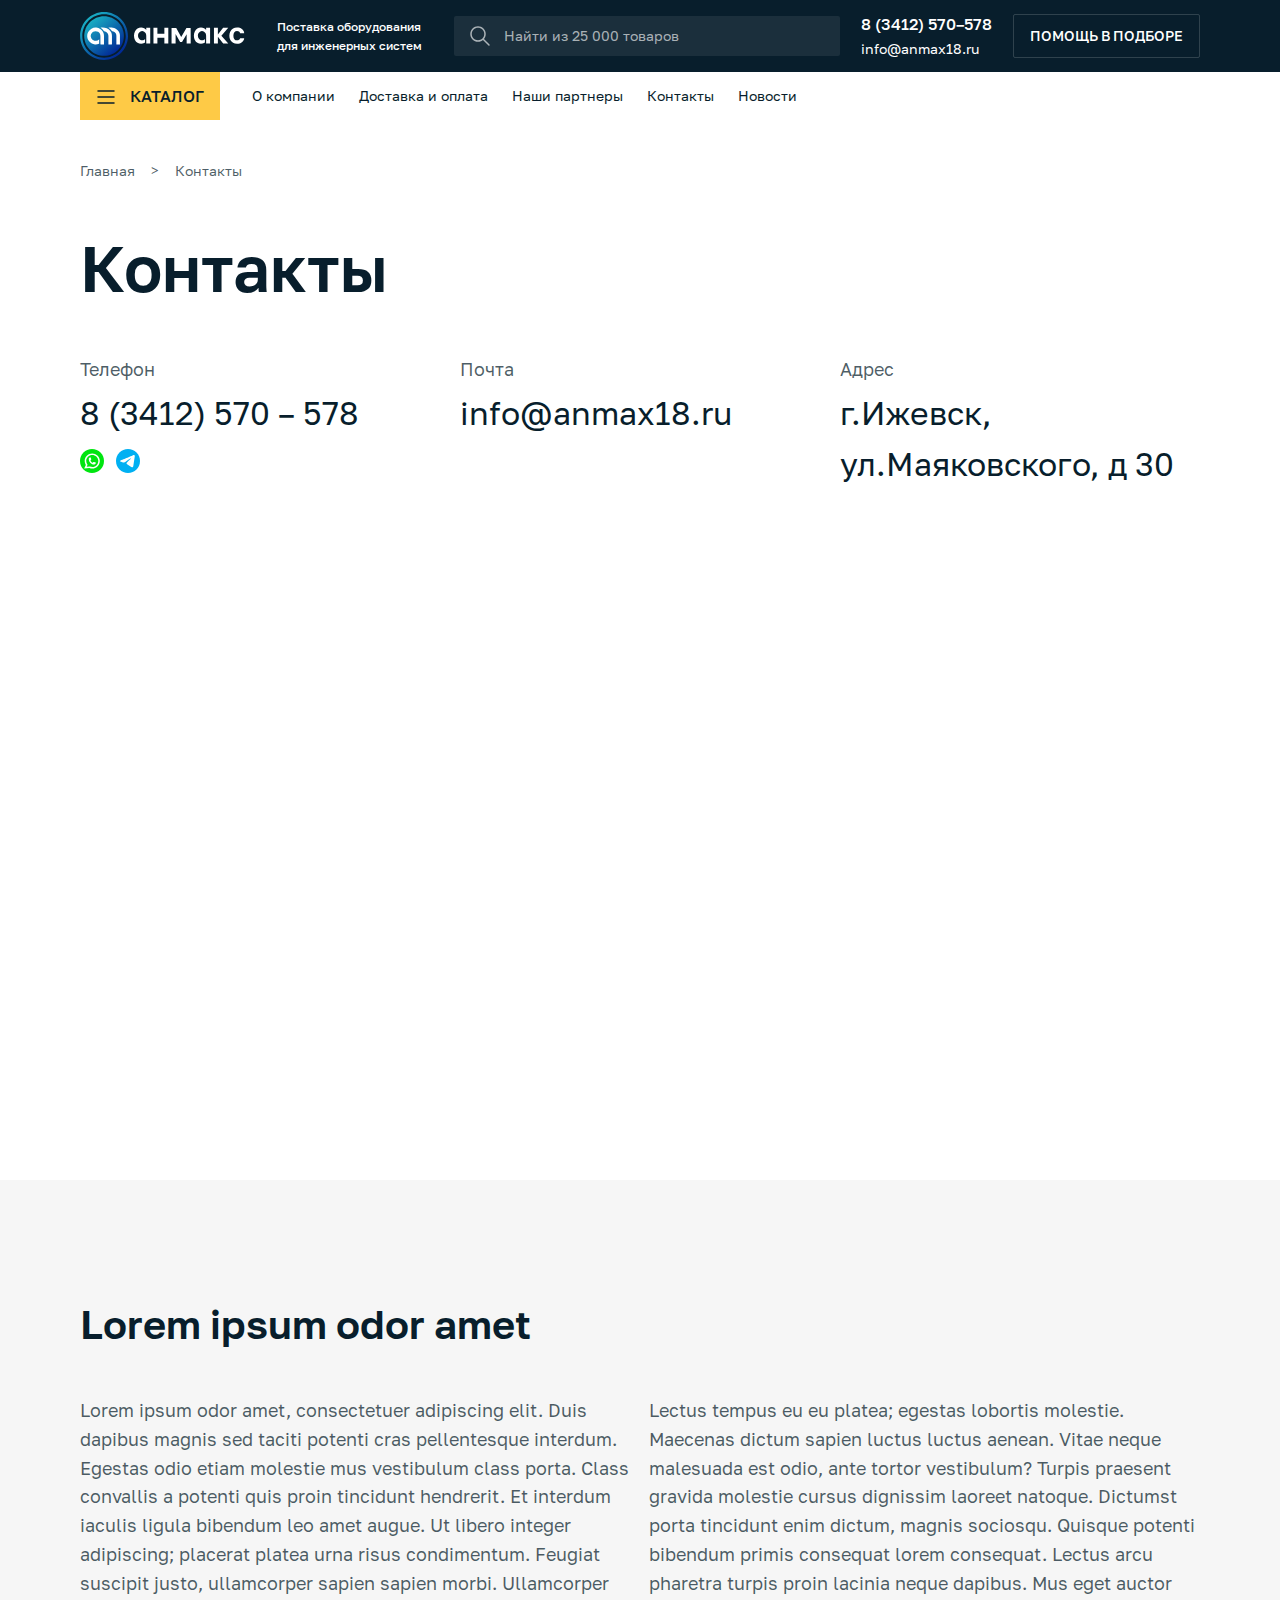
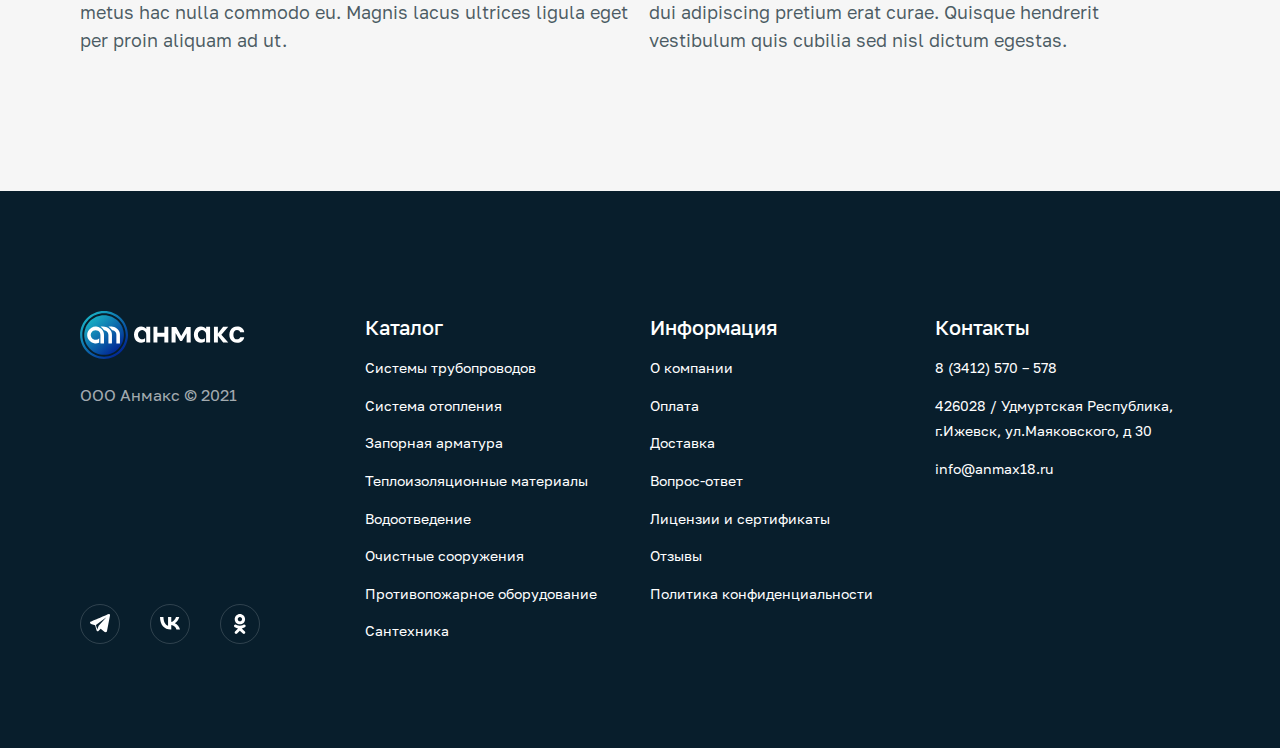
<file: contacts.html>
<!DOCTYPE html>
<html>

<head>

	<meta charset="utf-8">
	<!-- <base href="/"> -->

	<title>Анмакс</title>
	<meta name="description" content="">

	<meta name="viewport"
		content="width=device-width, initial-scale=1.0, minimum-scale=1.0, maximum-scale=1.0, user-scalable=no">

	<link rel="icon" href="images/favicon.png">
	<meta property="og:image" content="images/preview.jpg">

	<link rel="stylesheet" href="libs/bootstrap/css/bootstrap-reboot.min.css">
	<link rel="stylesheet" href="libs/bootstrap/css/bootstrap-grid.min.css">
	<link rel="stylesheet" href="libs/swiper/swiper-bundle.min.css">
	<link rel="stylesheet" href="libs/fancybox/fancybox.min.css">

	<link rel="stylesheet" href="css/main.css">
	<link rel="stylesheet" href="css/media.css">

	<script src="libs/jquery/jquery-3.6.0.min.js" defer></script>
	<script src="libs/swiper/swiper-bundle.min.js" defer></script>
	<script src="libs/fancybox/fancybox.umd.js" defer></script>
	<script src="libs/input-mask/jquery.maskedinput.min.js"></script>

	<script src="js/common.js" defer></script>

</head>

<body>

	<div class="app">
		<header>
			<div class="top_nav">
				<div class="container">
					<div class="row">
						<div class="col-12">
							<div class="d-flex align-items-center justify-content-between">
								<div class="d-flex align-items-center">
									<a href="#" class="logo">
										<img src="images/logo.svg" alt="">
									</a>
									<div class="ls_size m_text d-none d-md-block">
										Поставка оборудования<br>для инженерных систем
									</div>
									<div class="search_wrapper d-none d-lg-block">
										<form>
											<button>
												<svg width="20" height="20" viewBox="0 0 20 20" fill="none" xmlns="http://www.w3.org/2000/svg">
													<path fill-rule="evenodd" clip-rule="evenodd"
														d="M8 0.25C6.98226 0.25 5.97448 0.450459 5.0342 0.839933C4.09393 1.22941 3.23958 1.80027 2.51992 2.51992C1.80027 3.23958 1.22941 4.09393 0.839934 5.0342C0.45046 5.97448 0.25 6.98226 0.25 8C0.25 9.01774 0.45046 10.0255 0.839934 10.9658C1.22941 11.9061 1.80027 12.7604 2.51992 13.4801C3.23958 14.1997 4.09393 14.7706 5.0342 15.1601C5.97448 15.5495 6.98226 15.75 8 15.75C9.01774 15.75 10.0255 15.5495 10.9658 15.1601C11.6743 14.8666 12.334 14.4702 12.924 13.9847L18.4697 19.5303C18.7626 19.8232 19.2374 19.8232 19.5303 19.5303C19.8232 19.2374 19.8232 18.7626 19.5303 18.4697L13.9847 12.924C14.4702 12.334 14.8666 11.6743 15.1601 10.9658C15.5495 10.0255 15.75 9.01774 15.75 8C15.75 6.98226 15.5495 5.97448 15.1601 5.0342C14.7706 4.09393 14.1997 3.23958 13.4801 2.51992C12.7604 1.80027 11.9061 1.22941 10.9658 0.839933C10.0255 0.450459 9.01774 0.25 8 0.25ZM5.60823 2.22575C6.36651 1.91166 7.17924 1.75 8 1.75C8.82076 1.75 9.63349 1.91166 10.3918 2.22575C11.1501 2.53984 11.8391 3.00022 12.4194 3.58058C12.9998 4.16095 13.4602 4.84994 13.7742 5.60823C14.0883 6.36651 14.25 7.17924 14.25 8C14.25 8.82076 14.0883 9.63349 13.7742 10.3918C13.4602 11.1501 12.9998 11.8391 12.4194 12.4194C11.8391 12.9998 11.1501 13.4602 10.3918 13.7742C9.63349 14.0883 8.82076 14.25 8 14.25C7.17924 14.25 6.36651 14.0883 5.60823 13.7742C4.84994 13.4602 4.16095 12.9998 3.58058 12.4194C3.00022 11.8391 2.53984 11.1501 2.22575 10.3918C1.91166 9.63349 1.75 8.82076 1.75 8C1.75 7.17924 1.91166 6.36651 2.22575 5.60823C2.53984 4.84994 3.00022 4.16095 3.58058 3.58058C4.16095 3.00022 4.84994 2.53984 5.60823 2.22575Z"
														fill="white" fill-opacity="0.64" />
												</svg>
											</button>
											<input type="search" name="" id="" class="main_search" required
												placeholder="Найти из 25 000 товаров">
										</form>
									</div>
								</div>
								<div class="contact_header">
									<a href="tel:+73412570578" class="m_text d-block">8 (3412) 570–578</a>
									<a href="mailto:info@anmax18.ru" class="s_size d-block">info@anmax18.ru</a>
								</div>
								<a href="#" class="btn border_btn d-none d-lg-inline-block">Помощь в подборе</a>
								<a href="tel:" class="d-block d-lg-none phone-header">
									<svg width="24" height="24" viewBox="0 0 24 24" fill="none" xmlns="http://www.w3.org/2000/svg">
										<g clip-path="url(#clip0_178_3539)">
											<path
												d="M5 4H9L11 9L8.5 10.5C9.57096 12.6715 11.3285 14.429 13.5 15.5L15 13L20 15V19C20 19.5304 19.7893 20.0391 19.4142 20.4142C19.0391 20.7893 18.5304 21 18 21C14.0993 20.763 10.4202 19.1065 7.65683 16.3432C4.8935 13.5798 3.23705 9.90074 3 6C3 5.46957 3.21071 4.96086 3.58579 4.58579C3.96086 4.21071 4.46957 4 5 4Z"
												stroke="white" stroke-width="1.5" stroke-linecap="round" stroke-linejoin="round" />
										</g>
										<defs>
											<clipPath id="clip0_178_3539">
												<rect width="24" height="24" fill="white" />
											</clipPath>
										</defs>
									</svg>
								</a>
							</div>
						</div>
					</div>
				</div>
			</div>
			<div class="main_nav">
				<div class="container">
					<div class="row">
						<div class="col-12">
							<div class="d-flex align-items-center justify-content-between justify-content-lg-start">
								<button class="toggle_btn">
									<div>
										<svg width="24" height="24" viewBox="0 0 24 24" fill="none" xmlns="http://www.w3.org/2000/svg">
											<path d="M4 6H20" stroke="#081E2C" stroke-width="1.5" stroke-linecap="round"
												stroke-linejoin="round" />
											<path d="M4 12H20" stroke="#081E2C" stroke-width="1.5" stroke-linecap="round"
												stroke-linejoin="round" />
											<path d="M4 18H20" stroke="#081E2C" stroke-width="1.5" stroke-linecap="round"
												stroke-linejoin="round" />
										</svg>
										<svg width="24" height="24" viewBox="0 0 24 24" fill="none" xmlns="http://www.w3.org/2000/svg"
											style="display: none;">
											<path d="M6.34314 17.6567L17.6568 6.34303" stroke="#081E2C" stroke-width="1.5"
												stroke-linecap="round" stroke-linejoin="round" />
											<path d="M17.6569 17.6567L6.34315 6.34303" stroke="#081E2C" stroke-width="1.5"
												stroke-linecap="round" stroke-linejoin="round" />
										</svg>
									</div>
									<span class="d-lg-block d-none">Каталог</span>
								</button>
								<div class="search_wrapper d-block d-lg-none">
									<form>
										<button>
											<svg width="20" height="20" viewBox="0 0 20 20" fill="none" xmlns="http://www.w3.org/2000/svg">
												<path fill-rule="evenodd" clip-rule="evenodd"
													d="M8 0.25C6.98226 0.25 5.97448 0.450459 5.0342 0.839933C4.09393 1.22941 3.23958 1.80027 2.51992 2.51992C1.80027 3.23958 1.22941 4.09393 0.839934 5.0342C0.45046 5.97448 0.25 6.98226 0.25 8C0.25 9.01774 0.45046 10.0255 0.839934 10.9658C1.22941 11.9061 1.80027 12.7604 2.51992 13.4801C3.23958 14.1997 4.09393 14.7706 5.0342 15.1601C5.97448 15.5495 6.98226 15.75 8 15.75C9.01774 15.75 10.0255 15.5495 10.9658 15.1601C11.6743 14.8666 12.334 14.4702 12.924 13.9847L18.4697 19.5303C18.7626 19.8232 19.2374 19.8232 19.5303 19.5303C19.8232 19.2374 19.8232 18.7626 19.5303 18.4697L13.9847 12.924C14.4702 12.334 14.8666 11.6743 15.1601 10.9658C15.5495 10.0255 15.75 9.01774 15.75 8C15.75 6.98226 15.5495 5.97448 15.1601 5.0342C14.7706 4.09393 14.1997 3.23958 13.4801 2.51992C12.7604 1.80027 11.9061 1.22941 10.9658 0.839933C10.0255 0.450459 9.01774 0.25 8 0.25ZM5.60823 2.22575C6.36651 1.91166 7.17924 1.75 8 1.75C8.82076 1.75 9.63349 1.91166 10.3918 2.22575C11.1501 2.53984 11.8391 3.00022 12.4194 3.58058C12.9998 4.16095 13.4602 4.84994 13.7742 5.60823C14.0883 6.36651 14.25 7.17924 14.25 8C14.25 8.82076 14.0883 9.63349 13.7742 10.3918C13.4602 11.1501 12.9998 11.8391 12.4194 12.4194C11.8391 12.9998 11.1501 13.4602 10.3918 13.7742C9.63349 14.0883 8.82076 14.25 8 14.25C7.17924 14.25 6.36651 14.0883 5.60823 13.7742C4.84994 13.4602 4.16095 12.9998 3.58058 12.4194C3.00022 11.8391 2.53984 11.1501 2.22575 10.3918C1.91166 9.63349 1.75 8.82076 1.75 8C1.75 7.17924 1.91166 6.36651 2.22575 5.60823C2.53984 4.84994 3.00022 4.16095 3.58058 3.58058C4.16095 3.00022 4.84994 2.53984 5.60823 2.22575Z"
													fill="#081E2C" fill-opacity="0.64" />
											</svg>
										</button>
										<input type="search" name="" id="" class="main_search" required
											placeholder="Найти из 25 000 товаров">
									</form>
								</div>
								<button class="menu_button d-lg-none d-block">
									<svg width="24" height="24" viewBox="0 0 24 24" fill="none" xmlns="http://www.w3.org/2000/svg">
										<path
											d="M11 12C11 12.2652 11.1054 12.5196 11.2929 12.7071C11.4804 12.8946 11.7348 13 12 13C12.2652 13 12.5196 12.8946 12.7071 12.7071C12.8946 12.5196 13 12.2652 13 12C13 11.7348 12.8946 11.4804 12.7071 11.2929C12.5196 11.1054 12.2652 11 12 11C11.7348 11 11.4804 11.1054 11.2929 11.2929C11.1054 11.4804 11 11.7348 11 12Z"
											fill="#081E2C" stroke="#081E2C" stroke-width="1.5" stroke-linecap="round"
											stroke-linejoin="round" />
										<path
											d="M11 19C11 19.2652 11.1054 19.5196 11.2929 19.7071C11.4804 19.8946 11.7348 20 12 20C12.2652 20 12.5196 19.8946 12.7071 19.7071C12.8946 19.5196 13 19.2652 13 19C13 18.7348 12.8946 18.4804 12.7071 18.2929C12.5196 18.1054 12.2652 18 12 18C11.7348 18 11.4804 18.1054 11.2929 18.2929C11.1054 18.4804 11 18.7348 11 19Z"
											fill="#081E2C" stroke="#081E2C" stroke-width="1.5" stroke-linecap="round"
											stroke-linejoin="round" />
										<path
											d="M11 5C11 5.26522 11.1054 5.51957 11.2929 5.70711C11.4804 5.89464 11.7348 6 12 6C12.2652 6 12.5196 5.89464 12.7071 5.70711C12.8946 5.51957 13 5.26522 13 5C13 4.73478 12.8946 4.48043 12.7071 4.29289C12.5196 4.10536 12.2652 4 12 4C11.7348 4 11.4804 4.10536 11.2929 4.29289C11.1054 4.48043 11 4.73478 11 5Z"
											fill="#081E2C" stroke="#081E2C" stroke-width="1.5" stroke-linecap="round"
											stroke-linejoin="round" />
									</svg>
								</button>
								<nav class="d-lg-block d-none">
									<ul>
										<li><a href="#">О компании</a></li>
										<li><a href="#">Доставка и оплата</a></li>
										<li><a href="#">Наши партнеры</a></li>
										<li><a href="#">Контакты</a></li>
										<li><a href="#">Новости</a></li>
									</ul>
								</nav>
							</div>
						</div>
					</div>
				</div>
			</div>
			<div class="mega_menu">
				<div class="container">
					<div class="row">
						<div class="col-12">
							<nav>
								<div class="back_btn d-lg-none d-flex align-items-center mt-4">
									<svg width="24" height="24" viewBox="0 0 24 24" fill="none" xmlns="http://www.w3.org/2000/svg">
										<path d="M15 6L9 12L15 18" stroke="#081E2C" stroke-width="1.5" stroke-linecap="round"
											stroke-linejoin="round" />
									</svg>
									<span>Назад</span>
								</div>
								<ul>
									<li>
										<a href="#">Системы трубопроводов</a>
										<ul class="sub-menu">
											<li><a href="#"><img src="images/menu_image.png" loading="lazy" alt="">Гофрированные трубы для
													канализации </a></li>
											<li><a href="#"><img src="images/menu_image.png" loading="lazy" alt="">Гофрированные трубы для
													канализации </a></li>
											<li><a href="#"><img src="images/menu_image.png" loading="lazy" alt="">Гофрированные трубы для
													канализации </a></li>
											<li><a href="#"><img src="images/menu_image.png" loading="lazy" alt="">Гофрированные трубы для
													канализации </a></li>
										</ul>
									</li>
									<li>
										<a href="#">Система отопления</a>
										<ul class="sub-menu">
											<li><a href="#123"><img src="images/menu_image.png" loading="lazy" alt="">Гофрированные трубы для
													канализации </a></li>
										</ul>
									</li>
									<li><a href="#">Запорная арматура</a></li>
									<li><a href="#">Теплоизоляционные материалы</a></li>
									<li><a href="#">Водоотводедение</a></li>
									<li><a href="#">Очистные сооружения</a></li>
									<li><a href="#">Противопожарное оборудование</a></li>
									<li><a href="#">Сантехника</a></li>
								</ul>
							</nav>
						</div>
					</div>
				</div>
			</div>
		</header>
		<aside>
			<div class="container">
				<div class="row">
					<div class="col-12">
						<div class="main_nav">
							<nav>
								<ul>
									<li><a href="#">О компании</a></li>
									<li><a href="#">Доставка и оплата</a></li>
									<li><a href="#">Наши партнеры</a></li>
									<li><a href="#">Контакты</a></li>
									<li><a href="#">Новости</a></li>
								</ul>
							</nav>
							<a href="#" class="btn border_btn mt-4">Помощь в подборе</a>
						</div>
					</div>
				</div>
			</div>
		</aside>
		<main>
			<div class="page_content">
				<div class="container">
					<div class="row">
						<div class="col-12">
							<p id="breadcrumbs" class="mb-lg-5 mb-4">
								<span><span><a href="#">Главная</a></span> &gt; <span>Контакты</span></span></span>
							</p>
							<h1 class="mb-lg-5 mb-4">Контакты </h1>
						</div>
					</div>
					<div class="row gy-lg-4 gy-3">
						<div class="col-lg-4">
							<div class="m_size light_text mb-1">Телефон</div>
							<a href="#" class="xxl_size normal_text">8 (3412) 570 – 578</a>
								<div class="d-flex align-items-center social_widget_form mt-2">
									<a href="#">
										<svg width="24" height="25" viewBox="0 0 24 25" fill="none" xmlns="http://www.w3.org/2000/svg">
											<path d="M12.0273 0.983398H11.9727C5.36035 0.983398 0 6.34375 0 12.9561V13.0107C0 19.6231 5.36035 24.9834 11.9727 24.9834H12.0273C18.6397 24.9834 24 19.6231 24 13.0107V12.9561C24 6.34375 18.6397 0.983398 12.0273 0.983398Z" fill="#00E510" />
											<path d="M14.3388 16.4934C11.2673 16.4934 8.7683 13.9936 8.76746 10.922C8.7683 10.1434 9.40229 9.51025 10.1792 9.51025C10.2591 9.51025 10.3381 9.51698 10.4138 9.53043C10.5803 9.55818 10.7384 9.61452 10.8838 9.69944C10.9049 9.71205 10.9192 9.73223 10.9225 9.75578L11.2471 11.8015C11.2513 11.8259 11.2437 11.8495 11.2277 11.8671C11.0486 12.0656 10.8199 12.2085 10.5652 12.28L10.4424 12.3144L10.4886 12.433C10.9074 13.4992 11.76 14.3509 12.827 14.7714L12.9456 14.8185L12.98 14.6957C13.0515 14.4409 13.1945 14.2122 13.3929 14.0331C13.4072 14.0197 13.4265 14.0129 13.4459 14.0129C13.4501 14.0129 13.4543 14.0129 13.4593 14.0138L15.5051 14.3383C15.5295 14.3425 15.5496 14.356 15.5623 14.377C15.6463 14.5225 15.7027 14.6814 15.7313 14.8479C15.7447 14.9219 15.7506 15.0001 15.7506 15.0816C15.7506 15.8594 15.1175 16.4926 14.3388 16.4934Z" fill="#FDFDFD" />
											<path d="M19.7856 12.3093C19.62 10.4376 18.7624 8.70127 17.3708 7.42068C15.9708 6.13252 14.1546 5.42285 12.2551 5.42285C8.08624 5.42285 4.69431 8.81479 4.69431 12.9837C4.69431 14.3828 5.08025 15.7458 5.81094 16.9331L4.1814 20.5403L9.39879 19.9845C10.3061 20.3561 11.2663 20.5445 12.2543 20.5445C12.5141 20.5445 12.7806 20.531 13.048 20.5033C13.2835 20.478 13.5214 20.441 13.7552 20.3939C17.2463 19.6885 19.7949 16.59 19.8151 13.024V12.9837C19.8151 12.7566 19.805 12.5296 19.7848 12.3093H19.7856ZM9.59975 18.4012L6.71316 18.7089L7.57502 16.7994L7.40265 16.5681C7.39003 16.5513 7.37742 16.5345 7.36313 16.5152C6.61478 15.4818 6.21958 14.2609 6.21958 12.9845C6.21958 9.65646 8.92708 6.94897 12.2551 6.94897C15.3729 6.94897 18.0157 9.38151 18.2705 12.4867C18.2839 12.6532 18.2915 12.8205 18.2915 12.9853C18.2915 13.0324 18.2906 13.0787 18.2898 13.1283C18.2259 15.9123 16.281 18.2767 13.5601 18.8788C13.3524 18.925 13.1397 18.9603 12.9278 18.983C12.7075 19.0082 12.4813 19.0209 12.2568 19.0209C11.4572 19.0209 10.6802 18.8661 9.94618 18.5601C9.86461 18.5273 9.78473 18.492 9.7099 18.4558L9.60059 18.4028L9.59975 18.4012Z" fill="#FDFDFD" />
										</svg>
									</a>
									<a href="#">
										<svg width="24" height="24" viewBox="0 0 24 24" fill="none" xmlns="http://www.w3.org/2000/svg">
											<path d="M12.0273 0H11.9727C5.36034 0 0 5.36035 0 11.9727V12.0273C0 18.6397 5.36034 24 11.9727 24H12.0273C18.6397 24 24 18.6397 24 12.0273V11.9727C24 5.36035 18.6397 0 12.0273 0Z" fill="#00B0F2" />
											<path d="M4.54554 11.5908C4.57917 11.574 4.61282 11.558 4.64562 11.5429C5.2157 11.2789 5.79336 11.0317 6.37017 10.7845C6.40128 10.7845 6.4534 10.7483 6.48283 10.7366C6.5274 10.7172 6.57197 10.6987 6.61653 10.6794L6.87299 10.5692C7.04452 10.4961 7.2152 10.4229 7.38673 10.3498C7.72895 10.2035 8.07117 10.0572 8.41339 9.91001C9.09783 9.6174 9.78313 9.32395 10.4676 9.03133C11.152 8.73872 11.8373 8.44527 12.5217 8.15266C13.2062 7.86005 13.8914 7.5666 14.5759 7.27399C15.2603 6.98137 15.9456 6.68792 16.6301 6.39531C16.7823 6.32973 16.9471 6.23219 17.1102 6.2036C17.2472 6.17922 17.3809 6.13213 17.5188 6.10606C17.7803 6.05645 18.0687 6.03627 18.3193 6.14474C18.4059 6.18258 18.4858 6.23555 18.5522 6.30198C18.87 6.61645 18.8255 7.13272 18.7582 7.575C18.2899 10.6575 17.8215 13.7409 17.3523 16.8234C17.2884 17.2463 17.201 17.7104 16.8672 17.9778C16.5846 18.204 16.1827 18.2292 15.8338 18.1334C15.4848 18.0367 15.1771 17.8341 14.8752 17.6348C13.6232 16.8057 12.3704 15.9766 11.1184 15.1476C10.8207 14.9508 10.4894 14.6935 10.4928 14.3362C10.4945 14.1209 10.6231 13.9292 10.7543 13.7585C11.8423 12.3392 13.4122 11.3638 14.5801 10.0101C14.7449 9.8192 14.8744 9.47445 14.6482 9.36431C14.5137 9.29872 14.3589 9.38785 14.2362 9.47277C12.6924 10.5448 11.1495 11.6177 9.60571 12.6898C9.10205 13.0396 8.57401 13.3995 7.96692 13.4852C7.42374 13.5626 6.8772 13.4113 6.35168 13.2565C5.91108 13.127 5.47131 12.9942 5.03323 12.8571C4.80032 12.7848 4.55984 12.7066 4.3799 12.5427C4.19996 12.3787 4.09655 12.1029 4.20502 11.8843C4.27313 11.7472 4.40514 11.6606 4.54388 11.59L4.54554 11.5908Z" fill="#FEFFFC" />
										</svg>
									</a>
								</div>
						</div>
						<div class="col-lg-4">
							<div class="m_size light_text mb-1">Почта</div>
							<a href="#" class="xxl_size normal_text">info@anmax18.ru</a>
						</div>
						<div class="col-lg-4">
							<div class="m_size light_text mb-1">Адрес</div>
							<a href="#" class="xxl_size normal_text">г.Ижевск, ул.Маяковского, д 30</a>
						</div>
					</div>
					<div class="row mt-lg-5 mt-3">
						<div class="col-12">
							<div class="map_widget">
								<iframe
									src="https://yandex.ru/map-widget/v1/?um=constructor%3Aa94d37e28b96528fc9905734355e9804fbbdf8c065b89e4a2bba03113ce46a11&amp;source=constructor"
									width="100%" height="480" frameborder="0"></iframe>
							</div>
						</div>
					</div>
				</div>
			</div>
			<section class="gray">
				<div class="container">
					<div class="row">
						<div class="col-12">
							<h2 class="mb-lg-5 mb-4">Lorem ipsum odor amet</h2>
						</div>
					</div>
					<div class="row">
						<div class="col-12">
							<div class="seo_widget">
								<p>
									Lorem ipsum odor amet, consectetuer adipiscing elit. Duis dapibus magnis sed taciti potenti cras
									pellentesque interdum. Egestas odio etiam molestie mus vestibulum class porta. Class convallis a
									potenti quis proin tincidunt hendrerit. Et interdum iaculis ligula bibendum leo amet augue. Ut libero
									integer adipiscing; placerat platea urna risus condimentum. Feugiat suscipit justo, ullamcorper sapien
									sapien morbi. Ullamcorper metus hac nulla commodo eu. Magnis lacus ultrices ligula eget per proin
									aliquam ad ut.
								</p>
								<p>Lectus tempus eu eu platea; egestas lobortis molestie. Maecenas dictum sapien luctus luctus aenean.
									Vitae neque malesuada est odio, ante tortor vestibulum? Turpis praesent gravida molestie cursus
									dignissim laoreet natoque. Dictumst porta tincidunt enim dictum, magnis sociosqu. Quisque potenti
									bibendum primis consequat lorem consequat. Lectus arcu pharetra turpis proin lacinia neque dapibus.
									Mus eget auctor dui adipiscing pretium erat curae. Quisque hendrerit vestibulum quis cubilia sed nisl
									dictum egestas.</p>
							</div>
						</div>
					</div>
				</div>
			</section>
		</main>
		<footer>
			<div class="container">
				<div class="footer_bottom" style="margin-top: 0;">
					<div class="row gy-4">
						<div class="col-lg-3 col-12">
							<div class="d-flex flex-lg-column justify-content-between align-items-lg-start align-items-center"
								style="height: 100%;">
								<div>
									<a href="#" class="logo">
										<img src="images/logo.svg" alt="">
									</a>
									<div style="color: rgba(255, 255, 255, 0.64);" class="mt-4 d-lg-block d-none">ООО Анмакс © 2021</div>
								</div>
								<div class="footer_bottom_social">
									<nav>
										<ul>
											<li><a href="#"><img src="images/tg.svg" alt=""></a></li>
											<li><a href="#"><img src="images/vk.svg" alt=""></a></li>
											<li><a href="#"><img src="images/ok.svg" alt=""></a></li>
										</ul>
									</nav>
								</div>
							</div>
						</div>
						<div class="col-lg-3 col-md-6 col-12">
							<div class="lg_size m_text">Каталог</div>
							<nav>
								<ul>
									<li><a href="#">Системы трубопроводов</a></li>
									<li><a href="#">Система отопления</a></li>
									<li><a href="#">Запорная арматура </a></li>
									<li><a href="#">Теплоизоляционные материалы</a></li>
									<li><a href="#">Водоотведение</a></li>
									<li><a href="#">Очистные сооружения</a></li>
									<li><a href="#">Противопожарное оборудование </a></li>
									<li><a href="#">Сантехника</a></li>
								</ul>
							</nav>
						</div>
						<div class="col-lg-3 col-md-6 col-12">
							<div class="lg_size m_text">Информация</div>
							<nav>
								<ul>
									<li><a href="#">О компании</a></li>
									<li><a href="#">Оплата</a></li>
									<li><a href="#">Доставка </a></li>
									<li><a href="#">Вопрос-ответ</a></li>
									<li><a href="#">Лицензии и сертификаты</a></li>
									<li><a href="#">Отзывы</a></li>
									<li><a href="#">Политика конфиденциальности </a></li>
								</ul>
							</nav>
						</div>
						<div class="col-lg-3 col-md-6 col-12">
							<div class="lg_size m_text">Контакты</div>
							<nav>
								<ul>
									<li><a href="#">8 (3412) 570 – 578</a></li>
									<li><a href="#">426028 / Удмуртская Республика,
											г.Ижевск, ул.Маяковского, д 30</a></li>
									<li><a href="#">info@anmax18.ru </a></li>
								</ul>
							</nav>
						</div>
						<div class="col-12">
							<div style="color: rgba(255, 255, 255, 0.64);" class="mt-2 d-lg-none d-block">ООО Анмакс © 2021</div>
						</div>
					</div>
				</div>
			</div>
		</footer>
	</div>

</body>

</html>
</file>
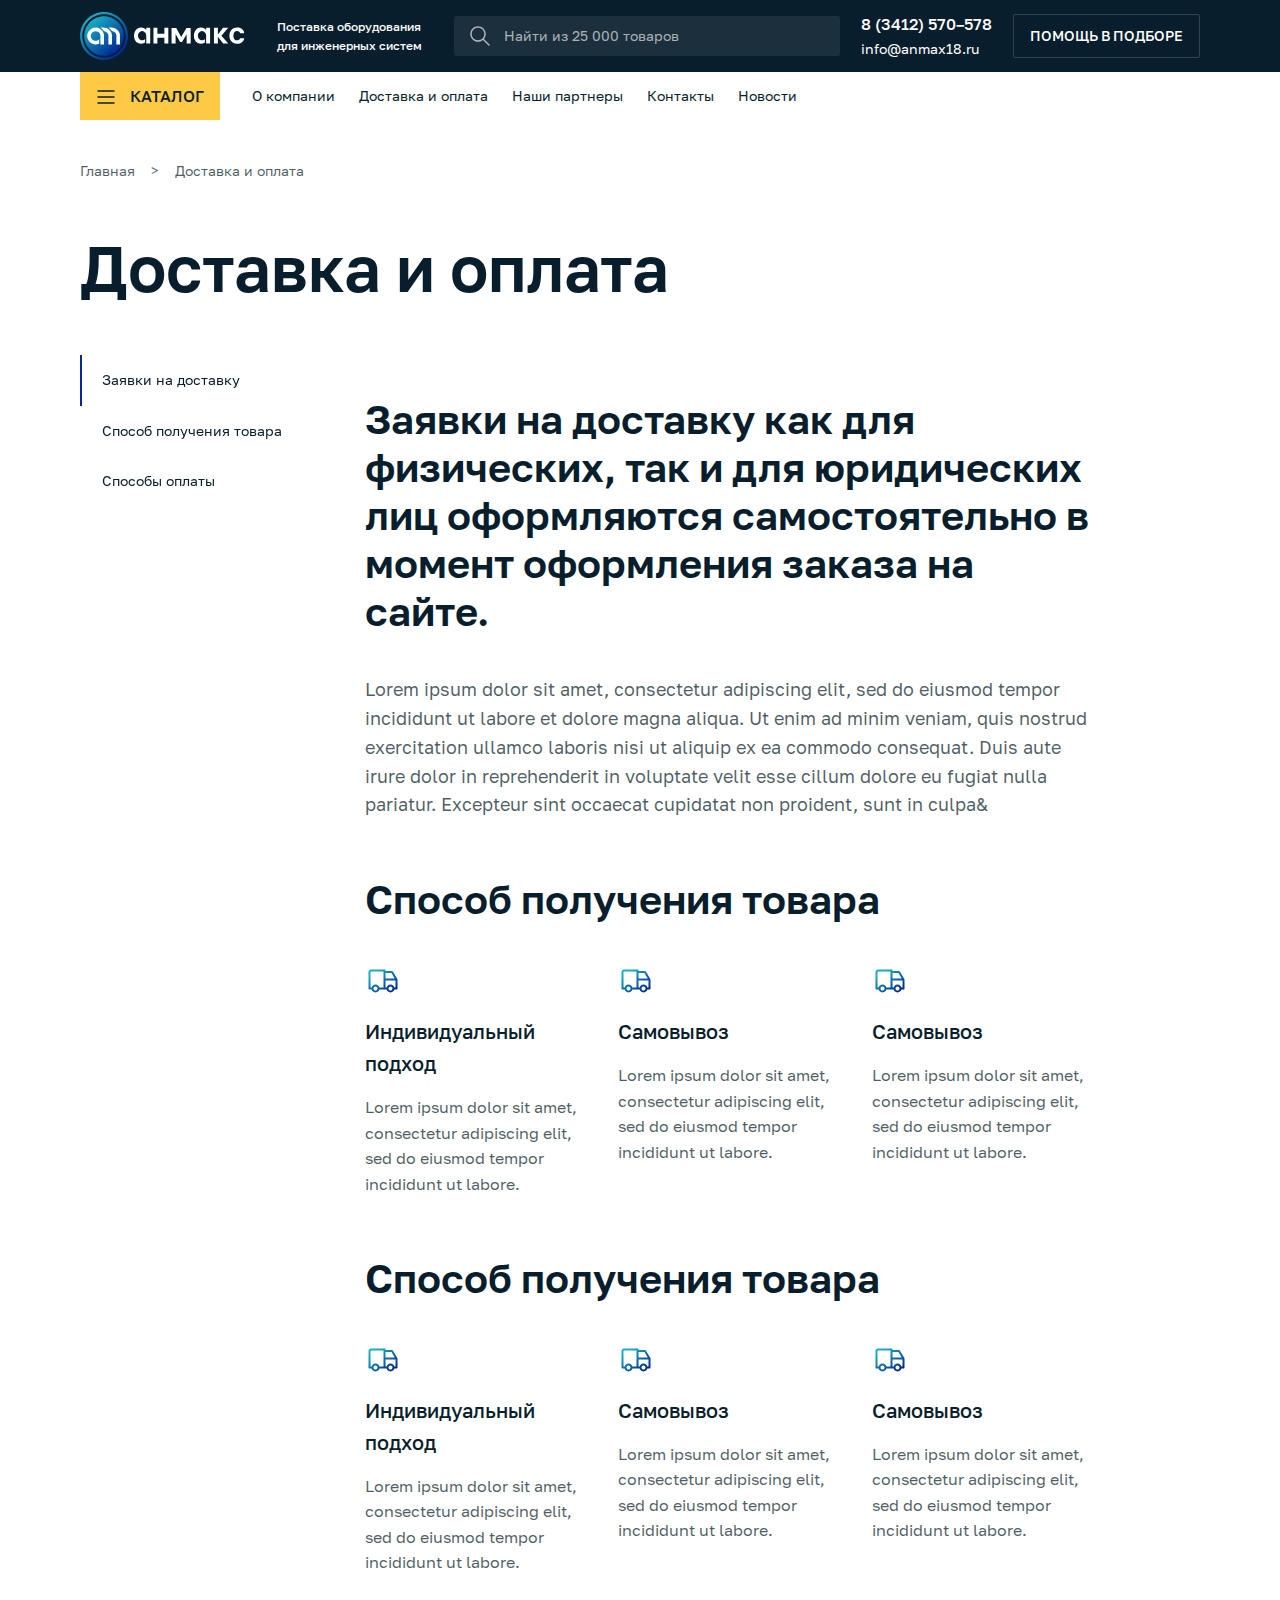
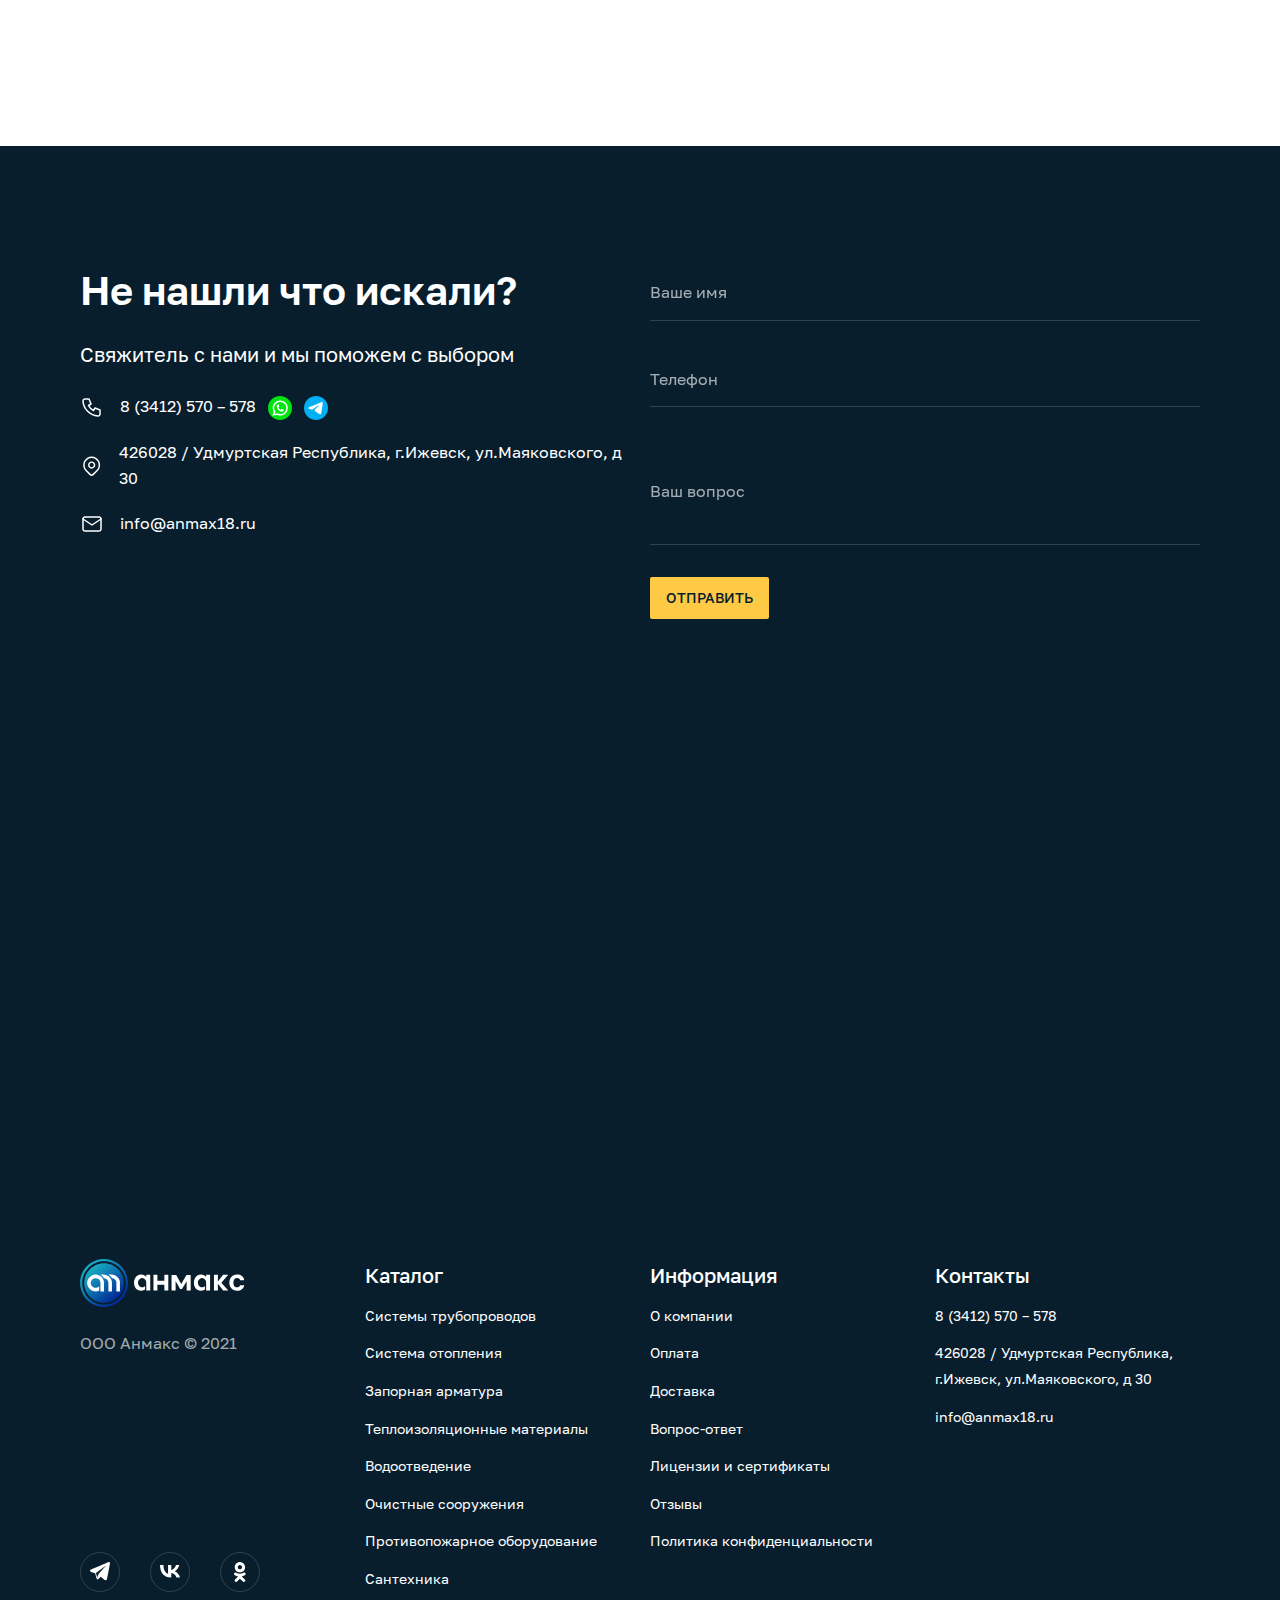
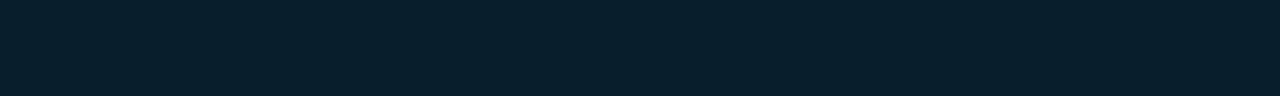
<file: delivery.html>
<!DOCTYPE html>
<html>

<head>

	<meta charset="utf-8">
	<!-- <base href="/"> -->

	<title>Анмакс</title>
	<meta name="description" content="">

	<meta name="viewport"
		content="width=device-width, initial-scale=1.0, minimum-scale=1.0, maximum-scale=1.0, user-scalable=no">

	<link rel="icon" href="images/favicon.png">
	<meta property="og:image" content="images/preview.jpg">

	<link rel="stylesheet" href="libs/bootstrap/css/bootstrap-reboot.min.css">
	<link rel="stylesheet" href="libs/bootstrap/css/bootstrap-grid.min.css">
	<link rel="stylesheet" href="libs/swiper/swiper-bundle.min.css">
	<link rel="stylesheet" href="libs/fancybox/fancybox.min.css">

	<link rel="stylesheet" href="css/main.css">
	<link rel="stylesheet" href="css/media.css">

	<script src="libs/jquery/jquery-3.6.0.min.js" defer></script>
	<script src="libs/swiper/swiper-bundle.min.js" defer></script>
	<script src="libs/fancybox/fancybox.umd.js" defer></script>
	<script src="libs/input-mask/jquery.maskedinput.min.js"></script>

	<script src="js/common.js" defer></script>

</head>

<body>

	<div class="app">
		<header>
			<div class="top_nav">
				<div class="container">
					<div class="row">
						<div class="col-12">
							<div class="d-flex align-items-center justify-content-between">
								<div class="d-flex align-items-center">
									<a href="#" class="logo">
										<img src="images/logo.svg" alt="">
									</a>
									<div class="ls_size m_text d-none d-md-block">
										Поставка оборудования<br>для инженерных систем
									</div>
									<div class="search_wrapper d-none d-lg-block">
										<form>
											<button>
												<svg width="20" height="20" viewBox="0 0 20 20" fill="none" xmlns="http://www.w3.org/2000/svg">
													<path fill-rule="evenodd" clip-rule="evenodd"
														d="M8 0.25C6.98226 0.25 5.97448 0.450459 5.0342 0.839933C4.09393 1.22941 3.23958 1.80027 2.51992 2.51992C1.80027 3.23958 1.22941 4.09393 0.839934 5.0342C0.45046 5.97448 0.25 6.98226 0.25 8C0.25 9.01774 0.45046 10.0255 0.839934 10.9658C1.22941 11.9061 1.80027 12.7604 2.51992 13.4801C3.23958 14.1997 4.09393 14.7706 5.0342 15.1601C5.97448 15.5495 6.98226 15.75 8 15.75C9.01774 15.75 10.0255 15.5495 10.9658 15.1601C11.6743 14.8666 12.334 14.4702 12.924 13.9847L18.4697 19.5303C18.7626 19.8232 19.2374 19.8232 19.5303 19.5303C19.8232 19.2374 19.8232 18.7626 19.5303 18.4697L13.9847 12.924C14.4702 12.334 14.8666 11.6743 15.1601 10.9658C15.5495 10.0255 15.75 9.01774 15.75 8C15.75 6.98226 15.5495 5.97448 15.1601 5.0342C14.7706 4.09393 14.1997 3.23958 13.4801 2.51992C12.7604 1.80027 11.9061 1.22941 10.9658 0.839933C10.0255 0.450459 9.01774 0.25 8 0.25ZM5.60823 2.22575C6.36651 1.91166 7.17924 1.75 8 1.75C8.82076 1.75 9.63349 1.91166 10.3918 2.22575C11.1501 2.53984 11.8391 3.00022 12.4194 3.58058C12.9998 4.16095 13.4602 4.84994 13.7742 5.60823C14.0883 6.36651 14.25 7.17924 14.25 8C14.25 8.82076 14.0883 9.63349 13.7742 10.3918C13.4602 11.1501 12.9998 11.8391 12.4194 12.4194C11.8391 12.9998 11.1501 13.4602 10.3918 13.7742C9.63349 14.0883 8.82076 14.25 8 14.25C7.17924 14.25 6.36651 14.0883 5.60823 13.7742C4.84994 13.4602 4.16095 12.9998 3.58058 12.4194C3.00022 11.8391 2.53984 11.1501 2.22575 10.3918C1.91166 9.63349 1.75 8.82076 1.75 8C1.75 7.17924 1.91166 6.36651 2.22575 5.60823C2.53984 4.84994 3.00022 4.16095 3.58058 3.58058C4.16095 3.00022 4.84994 2.53984 5.60823 2.22575Z"
														fill="white" fill-opacity="0.64" />
												</svg>
											</button>
											<input type="search" name="" id="" class="main_search" required
												placeholder="Найти из 25 000 товаров">
										</form>
									</div>
								</div>
								<div class="contact_header">
									<a href="tel:+73412570578" class="m_text d-block">8 (3412) 570–578</a>
									<a href="mailto:info@anmax18.ru" class="s_size d-block">info@anmax18.ru</a>
								</div>
								<a href="#" class="btn border_btn d-none d-lg-inline-block">Помощь в подборе</a>
								<a href="tel:" class="d-block d-lg-none phone-header">
									<svg width="24" height="24" viewBox="0 0 24 24" fill="none" xmlns="http://www.w3.org/2000/svg">
										<g clip-path="url(#clip0_178_3539)">
											<path
												d="M5 4H9L11 9L8.5 10.5C9.57096 12.6715 11.3285 14.429 13.5 15.5L15 13L20 15V19C20 19.5304 19.7893 20.0391 19.4142 20.4142C19.0391 20.7893 18.5304 21 18 21C14.0993 20.763 10.4202 19.1065 7.65683 16.3432C4.8935 13.5798 3.23705 9.90074 3 6C3 5.46957 3.21071 4.96086 3.58579 4.58579C3.96086 4.21071 4.46957 4 5 4Z"
												stroke="white" stroke-width="1.5" stroke-linecap="round" stroke-linejoin="round" />
										</g>
										<defs>
											<clipPath id="clip0_178_3539">
												<rect width="24" height="24" fill="white" />
											</clipPath>
										</defs>
									</svg>
								</a>
							</div>
						</div>
					</div>
				</div>
			</div>
			<div class="main_nav">
				<div class="container">
					<div class="row">
						<div class="col-12">
							<div class="d-flex align-items-center justify-content-between justify-content-lg-start">
								<button class="toggle_btn">
									<div>
										<svg width="24" height="24" viewBox="0 0 24 24" fill="none" xmlns="http://www.w3.org/2000/svg">
											<path d="M4 6H20" stroke="#081E2C" stroke-width="1.5" stroke-linecap="round"
												stroke-linejoin="round" />
											<path d="M4 12H20" stroke="#081E2C" stroke-width="1.5" stroke-linecap="round"
												stroke-linejoin="round" />
											<path d="M4 18H20" stroke="#081E2C" stroke-width="1.5" stroke-linecap="round"
												stroke-linejoin="round" />
										</svg>
										<svg width="24" height="24" viewBox="0 0 24 24" fill="none" xmlns="http://www.w3.org/2000/svg"
											style="display: none;">
											<path d="M6.34314 17.6567L17.6568 6.34303" stroke="#081E2C" stroke-width="1.5"
												stroke-linecap="round" stroke-linejoin="round" />
											<path d="M17.6569 17.6567L6.34315 6.34303" stroke="#081E2C" stroke-width="1.5"
												stroke-linecap="round" stroke-linejoin="round" />
										</svg>
									</div>
									<span class="d-lg-block d-none">Каталог</span>
								</button>
								<div class="search_wrapper d-block d-lg-none">
									<form>
										<button>
											<svg width="20" height="20" viewBox="0 0 20 20" fill="none" xmlns="http://www.w3.org/2000/svg">
												<path fill-rule="evenodd" clip-rule="evenodd"
													d="M8 0.25C6.98226 0.25 5.97448 0.450459 5.0342 0.839933C4.09393 1.22941 3.23958 1.80027 2.51992 2.51992C1.80027 3.23958 1.22941 4.09393 0.839934 5.0342C0.45046 5.97448 0.25 6.98226 0.25 8C0.25 9.01774 0.45046 10.0255 0.839934 10.9658C1.22941 11.9061 1.80027 12.7604 2.51992 13.4801C3.23958 14.1997 4.09393 14.7706 5.0342 15.1601C5.97448 15.5495 6.98226 15.75 8 15.75C9.01774 15.75 10.0255 15.5495 10.9658 15.1601C11.6743 14.8666 12.334 14.4702 12.924 13.9847L18.4697 19.5303C18.7626 19.8232 19.2374 19.8232 19.5303 19.5303C19.8232 19.2374 19.8232 18.7626 19.5303 18.4697L13.9847 12.924C14.4702 12.334 14.8666 11.6743 15.1601 10.9658C15.5495 10.0255 15.75 9.01774 15.75 8C15.75 6.98226 15.5495 5.97448 15.1601 5.0342C14.7706 4.09393 14.1997 3.23958 13.4801 2.51992C12.7604 1.80027 11.9061 1.22941 10.9658 0.839933C10.0255 0.450459 9.01774 0.25 8 0.25ZM5.60823 2.22575C6.36651 1.91166 7.17924 1.75 8 1.75C8.82076 1.75 9.63349 1.91166 10.3918 2.22575C11.1501 2.53984 11.8391 3.00022 12.4194 3.58058C12.9998 4.16095 13.4602 4.84994 13.7742 5.60823C14.0883 6.36651 14.25 7.17924 14.25 8C14.25 8.82076 14.0883 9.63349 13.7742 10.3918C13.4602 11.1501 12.9998 11.8391 12.4194 12.4194C11.8391 12.9998 11.1501 13.4602 10.3918 13.7742C9.63349 14.0883 8.82076 14.25 8 14.25C7.17924 14.25 6.36651 14.0883 5.60823 13.7742C4.84994 13.4602 4.16095 12.9998 3.58058 12.4194C3.00022 11.8391 2.53984 11.1501 2.22575 10.3918C1.91166 9.63349 1.75 8.82076 1.75 8C1.75 7.17924 1.91166 6.36651 2.22575 5.60823C2.53984 4.84994 3.00022 4.16095 3.58058 3.58058C4.16095 3.00022 4.84994 2.53984 5.60823 2.22575Z"
													fill="#081E2C" fill-opacity="0.64" />
											</svg>
										</button>
										<input type="search" name="" id="" class="main_search" required
											placeholder="Найти из 25 000 товаров">
									</form>
								</div>
								<button class="menu_button d-lg-none d-block">
									<svg width="24" height="24" viewBox="0 0 24 24" fill="none" xmlns="http://www.w3.org/2000/svg">
										<path
											d="M11 12C11 12.2652 11.1054 12.5196 11.2929 12.7071C11.4804 12.8946 11.7348 13 12 13C12.2652 13 12.5196 12.8946 12.7071 12.7071C12.8946 12.5196 13 12.2652 13 12C13 11.7348 12.8946 11.4804 12.7071 11.2929C12.5196 11.1054 12.2652 11 12 11C11.7348 11 11.4804 11.1054 11.2929 11.2929C11.1054 11.4804 11 11.7348 11 12Z"
											fill="#081E2C" stroke="#081E2C" stroke-width="1.5" stroke-linecap="round"
											stroke-linejoin="round" />
										<path
											d="M11 19C11 19.2652 11.1054 19.5196 11.2929 19.7071C11.4804 19.8946 11.7348 20 12 20C12.2652 20 12.5196 19.8946 12.7071 19.7071C12.8946 19.5196 13 19.2652 13 19C13 18.7348 12.8946 18.4804 12.7071 18.2929C12.5196 18.1054 12.2652 18 12 18C11.7348 18 11.4804 18.1054 11.2929 18.2929C11.1054 18.4804 11 18.7348 11 19Z"
											fill="#081E2C" stroke="#081E2C" stroke-width="1.5" stroke-linecap="round"
											stroke-linejoin="round" />
										<path
											d="M11 5C11 5.26522 11.1054 5.51957 11.2929 5.70711C11.4804 5.89464 11.7348 6 12 6C12.2652 6 12.5196 5.89464 12.7071 5.70711C12.8946 5.51957 13 5.26522 13 5C13 4.73478 12.8946 4.48043 12.7071 4.29289C12.5196 4.10536 12.2652 4 12 4C11.7348 4 11.4804 4.10536 11.2929 4.29289C11.1054 4.48043 11 4.73478 11 5Z"
											fill="#081E2C" stroke="#081E2C" stroke-width="1.5" stroke-linecap="round"
											stroke-linejoin="round" />
									</svg>
								</button>
								<nav class="d-lg-block d-none">
									<ul>
										<li><a href="#">О компании</a></li>
										<li><a href="#">Доставка и оплата</a></li>
										<li><a href="#">Наши партнеры</a></li>
										<li><a href="#">Контакты</a></li>
										<li><a href="#">Новости</a></li>
									</ul>
								</nav>
							</div>
						</div>
					</div>
				</div>
			</div>
			<div class="mega_menu">
				<div class="container">
					<div class="row">
						<div class="col-12">
							<nav>
								<div class="back_btn d-lg-none d-flex align-items-center mt-4">
									<svg width="24" height="24" viewBox="0 0 24 24" fill="none" xmlns="http://www.w3.org/2000/svg">
										<path d="M15 6L9 12L15 18" stroke="#081E2C" stroke-width="1.5" stroke-linecap="round"
											stroke-linejoin="round" />
									</svg>
									<span>Назад</span>
								</div>
								<ul>
									<li>
										<a href="#">Системы трубопроводов</a>
										<ul class="sub-menu">
											<li><a href="#"><img src="images/menu_image.png" loading="lazy" alt="">Гофрированные трубы для
													канализации </a></li>
											<li><a href="#"><img src="images/menu_image.png" loading="lazy" alt="">Гофрированные трубы для
													канализации </a></li>
											<li><a href="#"><img src="images/menu_image.png" loading="lazy" alt="">Гофрированные трубы для
													канализации </a></li>
											<li><a href="#"><img src="images/menu_image.png" loading="lazy" alt="">Гофрированные трубы для
													канализации </a></li>
										</ul>
									</li>
									<li>
										<a href="#">Система отопления</a>
										<ul class="sub-menu">
											<li><a href="#123"><img src="images/menu_image.png" loading="lazy" alt="">Гофрированные трубы для
													канализации </a></li>
										</ul>
									</li>
									<li><a href="#">Запорная арматура</a></li>
									<li><a href="#">Теплоизоляционные материалы</a></li>
									<li><a href="#">Водоотводедение</a></li>
									<li><a href="#">Очистные сооружения</a></li>
									<li><a href="#">Противопожарное оборудование</a></li>
									<li><a href="#">Сантехника</a></li>
								</ul>
							</nav>
						</div>
					</div>
				</div>
			</div>
		</header>
		<aside>
			<div class="container">
				<div class="row">
					<div class="col-12">
						<div class="main_nav">
							<nav>
								<ul>
									<li><a href="#">О компании</a></li>
									<li><a href="#">Доставка и оплата</a></li>
									<li><a href="#">Наши партнеры</a></li>
									<li><a href="#">Контакты</a></li>
									<li><a href="#">Новости</a></li>
								</ul>
							</nav>
							<a href="#" class="btn border_btn mt-4">Помощь в подборе</a>
						</div>
					</div>
				</div>
			</div>
		</aside>
		<main>
			<div class="page_content">
				<div class="container">
					<div class="row">
						<div class="col-12">
							<p id="breadcrumbs" class="mb-lg-5 mb-4">
								<span><span><a href="#">Главная</a></span> &gt; <span>Доставка и оплата</span></span></span>
							</p>
							<h1 class="mb-lg-5 mb-4">Доставка и оплата </h1>
						</div>
					</div>
					<div class="row gy-lg-5 gy-0 overflow-auto">
						<div class="col-lg-3">
							<div class="sticky d-lg-block d-none">
								<div class="sidebar_page">
									<a href="#section1" class="d-block active">Заявки на доставку</a>
									<a href="#section2" class="d-block">Способ получения товара</a>
									<a href="#section3" class="d-block">Способы оплаты</a>
								</div>
							</div>
						</div>
						<div class="col-lg-8">
							<div class="sticky d-lg-none d-block sticky_alt">
								<div class="sidebar_page">
									<a href="#section1" class="d-block active">Заявки на доставку</a>
									<a href="#section2" class="d-block">Способ получения товара</a>
									<a href="#section3" class="d-block">Способы оплаты</a>
								</div>
							</div>
							<div class="row" id="section1">
								<div class="col-12">
									<div class="sidebar_page_content m_size">
										<h2>Заявки на доставку как для физических, так и для юридических лиц оформляются самостоятельно в момент оформления заказа на сайте.</h2>
									<p>Lorem ipsum dolor sit amet, consectetur adipiscing elit, sed do eiusmod tempor incididunt ut labore et dolore magna aliqua. Ut enim ad minim veniam, quis nostrud exercitation ullamco laboris nisi ut aliquip ex ea commodo consequat. Duis aute irure dolor in reprehenderit in voluptate velit esse cillum dolore eu fugiat nulla pariatur. Excepteur sint occaecat cupidatat non proident, sunt in culpa&</p>
									</div>
								</div>
							</div>
							<div class="row" id="section2">
								<div class="col-12">
									<div class="sidebar_page_content m_size">
										<h2>Способ получения товара</h2>
										<div class="row gy-3">
											<div class="col-lg-4">
												<div class="d-flex align-items-start about_card flex-column">
													<img src="images/truck.svg" class="mb-3" alt="">
													<div>
														<div class="lg_size m_text mb-lg-3 mb-2">Индивидуальный подход</div>
														<p class="light_text regular">Lorem ipsum dolor sit amet, consectetur adipiscing elit, sed do eiusmod tempor incididunt ut labore. </p>
													</div>
												</div>
											</div>
											<div class="col-lg-4">
												<div class="d-flex align-items-start about_card flex-column">
													<img src="images/truck.svg" class="mb-3" alt="">
													<div>
														<div class="lg_size m_text mb-lg-3 mb-2">Самовывоз</div>
														<p class="light_text regular">Lorem ipsum dolor sit amet, consectetur adipiscing elit, sed do eiusmod tempor incididunt ut labore. </p>
													</div>
												</div>
											</div>
											<div class="col-lg-4">
												<div class="d-flex align-items-start about_card flex-column">
													<img src="images/truck.svg" class="mb-3" alt="">
													<div>
														<div class="lg_size m_text mb-lg-3 mb-2">Самовывоз</div>
														<p class="light_text regular">Lorem ipsum dolor sit amet, consectetur adipiscing elit, sed do eiusmod tempor incididunt ut labore. </p>
													</div>
												</div>
											</div>
										</div>
									</div>
								</div>
							</div>
							<div class="row" id="section3">
								<div class="col-12">
									<div class="sidebar_page_content m_size">
										<h2>Способ получения товара</h2>
										<div class="row gy-3">
											<div class="col-lg-4">
												<div class="d-flex align-items-start about_card flex-column">
													<img src="images/truck.svg" class="mb-3" alt="">
													<div>
														<div class="lg_size m_text mb-lg-3 mb-2">Индивидуальный подход</div>
														<p class="light_text regular">Lorem ipsum dolor sit amet, consectetur adipiscing elit, sed do eiusmod tempor incididunt ut labore. </p>
													</div>
												</div>
											</div>
											<div class="col-lg-4">
												<div class="d-flex align-items-start about_card flex-column">
													<img src="images/truck.svg" class="mb-3" alt="">
													<div>
														<div class="lg_size m_text mb-lg-3 mb-2">Самовывоз</div>
														<p class="light_text regular">Lorem ipsum dolor sit amet, consectetur adipiscing elit, sed do eiusmod tempor incididunt ut labore. </p>
													</div>
												</div>
											</div>
											<div class="col-lg-4">
												<div class="d-flex align-items-start about_card flex-column">
													<img src="images/truck.svg" class="mb-3" alt="">
													<div>
														<div class="lg_size m_text mb-lg-3 mb-2">Самовывоз</div>
														<p class="light_text regular">Lorem ipsum dolor sit amet, consectetur adipiscing elit, sed do eiusmod tempor incididunt ut labore. </p>
													</div>
												</div>
											</div>
										</div>
									</div>
								</div>
							</div>
						</div>
					</div>
				</div>
			</div>
		</main>
		<footer>
			<div class="container">
				<div class="row pb-4 gy-5">
					<div class="col-lg-6">
						<div class="footer_contact_widget">
							<h2 class="mb-4">Не нашли что искали?</h2>
							<div class="lg_size mb-4">Cвяжитель с нами и мы поможем с выбором </div>
							<div class="footer_contact_widget_items">
								<div class="d-flex align-items-center">
									<a href="#" class="d-flex align-items-center">
										<svg width="24" height="24" viewBox="0 0 24 24" fill="none" xmlns="http://www.w3.org/2000/svg">
											<path
												d="M5 4H9L11 9L8.5 10.5C9.57096 12.6715 11.3285 14.429 13.5 15.5L15 13L20 15V19C20 19.5304 19.7893 20.0391 19.4142 20.4142C19.0391 20.7893 18.5304 21 18 21C14.0993 20.763 10.4202 19.1065 7.65683 16.3432C4.8935 13.5798 3.23705 9.90074 3 6C3 5.46957 3.21071 4.96086 3.58579 4.58579C3.96086 4.21071 4.46957 4 5 4Z"
												stroke="white" stroke-width="1.5" stroke-linecap="round" stroke-linejoin="round" />
										</svg>
										<span>8 (3412) 570 – 578</span>
									</a>
									<div class="d-flex align-items-center social_widget_form">
										<a href="#">
											<svg width="24" height="25" viewBox="0 0 24 25" fill="none" xmlns="http://www.w3.org/2000/svg">
												<path
													d="M12.0273 0.983398H11.9727C5.36035 0.983398 0 6.34375 0 12.9561V13.0107C0 19.6231 5.36035 24.9834 11.9727 24.9834H12.0273C18.6397 24.9834 24 19.6231 24 13.0107V12.9561C24 6.34375 18.6397 0.983398 12.0273 0.983398Z"
													fill="#00E510" />
												<path
													d="M14.3388 16.4934C11.2673 16.4934 8.7683 13.9936 8.76746 10.922C8.7683 10.1434 9.40229 9.51025 10.1792 9.51025C10.2591 9.51025 10.3381 9.51698 10.4138 9.53043C10.5803 9.55818 10.7384 9.61452 10.8838 9.69944C10.9049 9.71205 10.9192 9.73223 10.9225 9.75578L11.2471 11.8015C11.2513 11.8259 11.2437 11.8495 11.2277 11.8671C11.0486 12.0656 10.8199 12.2085 10.5652 12.28L10.4424 12.3144L10.4886 12.433C10.9074 13.4992 11.76 14.3509 12.827 14.7714L12.9456 14.8185L12.98 14.6957C13.0515 14.4409 13.1945 14.2122 13.3929 14.0331C13.4072 14.0197 13.4265 14.0129 13.4459 14.0129C13.4501 14.0129 13.4543 14.0129 13.4593 14.0138L15.5051 14.3383C15.5295 14.3425 15.5496 14.356 15.5623 14.377C15.6463 14.5225 15.7027 14.6814 15.7313 14.8479C15.7447 14.9219 15.7506 15.0001 15.7506 15.0816C15.7506 15.8594 15.1175 16.4926 14.3388 16.4934Z"
													fill="#FDFDFD" />
												<path
													d="M19.7856 12.3093C19.62 10.4376 18.7624 8.70127 17.3708 7.42068C15.9708 6.13252 14.1546 5.42285 12.2551 5.42285C8.08624 5.42285 4.69431 8.81479 4.69431 12.9837C4.69431 14.3828 5.08025 15.7458 5.81094 16.9331L4.1814 20.5403L9.39879 19.9845C10.3061 20.3561 11.2663 20.5445 12.2543 20.5445C12.5141 20.5445 12.7806 20.531 13.048 20.5033C13.2835 20.478 13.5214 20.441 13.7552 20.3939C17.2463 19.6885 19.7949 16.59 19.8151 13.024V12.9837C19.8151 12.7566 19.805 12.5296 19.7848 12.3093H19.7856ZM9.59975 18.4012L6.71316 18.7089L7.57502 16.7994L7.40265 16.5681C7.39003 16.5513 7.37742 16.5345 7.36313 16.5152C6.61478 15.4818 6.21958 14.2609 6.21958 12.9845C6.21958 9.65646 8.92708 6.94897 12.2551 6.94897C15.3729 6.94897 18.0157 9.38151 18.2705 12.4867C18.2839 12.6532 18.2915 12.8205 18.2915 12.9853C18.2915 13.0324 18.2906 13.0787 18.2898 13.1283C18.2259 15.9123 16.281 18.2767 13.5601 18.8788C13.3524 18.925 13.1397 18.9603 12.9278 18.983C12.7075 19.0082 12.4813 19.0209 12.2568 19.0209C11.4572 19.0209 10.6802 18.8661 9.94618 18.5601C9.86461 18.5273 9.78473 18.492 9.7099 18.4558L9.60059 18.4028L9.59975 18.4012Z"
													fill="#FDFDFD" />
											</svg>
										</a>
										<a href="#">
											<svg width="24" height="24" viewBox="0 0 24 24" fill="none" xmlns="http://www.w3.org/2000/svg">
												<path
													d="M12.0273 0H11.9727C5.36034 0 0 5.36035 0 11.9727V12.0273C0 18.6397 5.36034 24 11.9727 24H12.0273C18.6397 24 24 18.6397 24 12.0273V11.9727C24 5.36035 18.6397 0 12.0273 0Z"
													fill="#00B0F2" />
												<path
													d="M4.54554 11.5908C4.57917 11.574 4.61282 11.558 4.64562 11.5429C5.2157 11.2789 5.79336 11.0317 6.37017 10.7845C6.40128 10.7845 6.4534 10.7483 6.48283 10.7366C6.5274 10.7172 6.57197 10.6987 6.61653 10.6794L6.87299 10.5692C7.04452 10.4961 7.2152 10.4229 7.38673 10.3498C7.72895 10.2035 8.07117 10.0572 8.41339 9.91001C9.09783 9.6174 9.78313 9.32395 10.4676 9.03133C11.152 8.73872 11.8373 8.44527 12.5217 8.15266C13.2062 7.86005 13.8914 7.5666 14.5759 7.27399C15.2603 6.98137 15.9456 6.68792 16.6301 6.39531C16.7823 6.32973 16.9471 6.23219 17.1102 6.2036C17.2472 6.17922 17.3809 6.13213 17.5188 6.10606C17.7803 6.05645 18.0687 6.03627 18.3193 6.14474C18.4059 6.18258 18.4858 6.23555 18.5522 6.30198C18.87 6.61645 18.8255 7.13272 18.7582 7.575C18.2899 10.6575 17.8215 13.7409 17.3523 16.8234C17.2884 17.2463 17.201 17.7104 16.8672 17.9778C16.5846 18.204 16.1827 18.2292 15.8338 18.1334C15.4848 18.0367 15.1771 17.8341 14.8752 17.6348C13.6232 16.8057 12.3704 15.9766 11.1184 15.1476C10.8207 14.9508 10.4894 14.6935 10.4928 14.3362C10.4945 14.1209 10.6231 13.9292 10.7543 13.7585C11.8423 12.3392 13.4122 11.3638 14.5801 10.0101C14.7449 9.8192 14.8744 9.47445 14.6482 9.36431C14.5137 9.29872 14.3589 9.38785 14.2362 9.47277C12.6924 10.5448 11.1495 11.6177 9.60571 12.6898C9.10205 13.0396 8.57401 13.3995 7.96692 13.4852C7.42374 13.5626 6.8772 13.4113 6.35168 13.2565C5.91108 13.127 5.47131 12.9942 5.03323 12.8571C4.80032 12.7848 4.55984 12.7066 4.3799 12.5427C4.19996 12.3787 4.09655 12.1029 4.20502 11.8843C4.27313 11.7472 4.40514 11.6606 4.54388 11.59L4.54554 11.5908Z"
													fill="#FEFFFC" />
											</svg>
										</a>
									</div>
								</div>
								<div class="d-flex align-items-center">
									<a href="#" class="d-flex align-items-center">
										<svg width="24" height="24" viewBox="0 0 24 24" fill="none" xmlns="http://www.w3.org/2000/svg">
											<path
												d="M9 11C9 11.7956 9.31607 12.5587 9.87868 13.1213C10.4413 13.6839 11.2044 14 12 14C12.7956 14 13.5587 13.6839 14.1213 13.1213C14.6839 12.5587 15 11.7956 15 11C15 10.2044 14.6839 9.44129 14.1213 8.87868C13.5587 8.31607 12.7956 8 12 8C11.2044 8 10.4413 8.31607 9.87868 8.87868C9.31607 9.44129 9 10.2044 9 11Z"
												stroke="white" stroke-width="1.5" stroke-linecap="round" stroke-linejoin="round" />
											<path
												d="M17.657 16.6572L13.414 20.9002C13.039 21.2748 12.5306 21.4853 12.0005 21.4853C11.4704 21.4853 10.962 21.2748 10.587 20.9002L6.343 16.6572C5.22422 15.5384 4.46234 14.1129 4.15369 12.5611C3.84504 11.0092 4.00349 9.40071 4.60901 7.93893C5.21452 6.47714 6.2399 5.22774 7.55548 4.3487C8.87107 3.46967 10.4178 3.00049 12 3.00049C13.5822 3.00049 15.1289 3.46967 16.4445 4.3487C17.7601 5.22774 18.7855 6.47714 19.391 7.93893C19.9965 9.40071 20.155 11.0092 19.8463 12.5611C19.5377 14.1129 18.7758 15.5384 17.657 16.6572Z"
												stroke="white" stroke-width="1.5" stroke-linecap="round" stroke-linejoin="round" />
										</svg>
										<span>426028 / Удмуртская Республика, г.Ижевск,
											ул.Маяковского, д 30</span>
									</a>
								</div>
								<div class="d-flex align-items-center">
									<a href="#" class="d-flex align-items-center">
										<svg width="24" height="24" viewBox="0 0 24 24" fill="none" xmlns="http://www.w3.org/2000/svg">
											<path
												d="M3 7C3 6.46957 3.21071 5.96086 3.58579 5.58579C3.96086 5.21071 4.46957 5 5 5H19C19.5304 5 20.0391 5.21071 20.4142 5.58579C20.7893 5.96086 21 6.46957 21 7V17C21 17.5304 20.7893 18.0391 20.4142 18.4142C20.0391 18.7893 19.5304 19 19 19H5C4.46957 19 3.96086 18.7893 3.58579 18.4142C3.21071 18.0391 3 17.5304 3 17V7Z"
												stroke="white" stroke-width="1.5" stroke-linecap="round" stroke-linejoin="round" />
											<path d="M3 7L12 13L21 7" stroke="white" stroke-width="1.5" stroke-linecap="round"
												stroke-linejoin="round" />
										</svg>
										<span>info@anmax18.ru</span>
									</a>
								</div>
							</div>
						</div>
					</div>
					<div class="col-lg-6">
						<form>
							<div class="form-group">
								<input type="text" id="name-p" name="name" required="" placeholder="Ваше имя">
								<label for="name-p">Ваше имя</label>
							</div>
							<div class="form-group">
								<input type="text" name="phone" placeholder="Телефон" id="phone-p" class="phone" required="">
								<label for="phone-p">Телефон</label>
							</div>
							<div class="form-group">
								<textarea name="cmnt" id="text-cmnt-f" cols="30" rows="3" placeholder="опишите вашу задачу"
									required=""></textarea>
								<label for="text-cmnt-f">Ваш вопрос</label>
							</div>
							<div class="form-group">
								<button class="btn yellow_btn">Отправить</button>
							</div>
						</form>
					</div>
				</div>
				<div class="row mt-lg-5 mt-3">
					<div class="col-12">
						<div class="map_widget">
							<iframe
								src="https://yandex.ru/map-widget/v1/?um=constructor%3Aa94d37e28b96528fc9905734355e9804fbbdf8c065b89e4a2bba03113ce46a11&amp;source=constructor"
								width="100%" height="480" frameborder="0"></iframe>
						</div>
					</div>
				</div>
				<div class="footer_bottom">
					<div class="row gy-4">
						<div class="col-lg-3 col-12">
							<div class="d-flex flex-lg-column justify-content-between align-items-lg-start align-items-center"
								style="height: 100%;">
								<div>
									<a href="#" class="logo">
										<img src="images/logo.svg" alt="">
									</a>
									<div style="color: rgba(255, 255, 255, 0.64);" class="mt-4 d-lg-block d-none">ООО Анмакс © 2021</div>
								</div>
								<div class="footer_bottom_social">
									<nav>
										<ul>
											<li><a href="#"><img src="images/tg.svg" alt=""></a></li>
											<li><a href="#"><img src="images/vk.svg" alt=""></a></li>
											<li><a href="#"><img src="images/ok.svg" alt=""></a></li>
										</ul>
									</nav>
								</div>
							</div>
						</div>
						<div class="col-lg-3 col-md-6 col-12">
							<div class="lg_size m_text">Каталог</div>
							<nav>
								<ul>
									<li><a href="#">Системы трубопроводов</a></li>
									<li><a href="#">Система отопления</a></li>
									<li><a href="#">Запорная арматура </a></li>
									<li><a href="#">Теплоизоляционные материалы</a></li>
									<li><a href="#">Водоотведение</a></li>
									<li><a href="#">Очистные сооружения</a></li>
									<li><a href="#">Противопожарное оборудование </a></li>
									<li><a href="#">Сантехника</a></li>
								</ul>
							</nav>
						</div>
						<div class="col-lg-3 col-md-6 col-12">
							<div class="lg_size m_text">Информация</div>
							<nav>
								<ul>
									<li><a href="#">О компании</a></li>
									<li><a href="#">Оплата</a></li>
									<li><a href="#">Доставка </a></li>
									<li><a href="#">Вопрос-ответ</a></li>
									<li><a href="#">Лицензии и сертификаты</a></li>
									<li><a href="#">Отзывы</a></li>
									<li><a href="#">Политика конфиденциальности </a></li>
								</ul>
							</nav>
						</div>
						<div class="col-lg-3 col-md-6 col-12">
							<div class="lg_size m_text">Контакты</div>
							<nav>
								<ul>
									<li><a href="#">8 (3412) 570 – 578</a></li>
									<li><a href="#">426028 / Удмуртская Республика,
											г.Ижевск, ул.Маяковского, д 30</a></li>
									<li><a href="#">info@anmax18.ru </a></li>
								</ul>
							</nav>
						</div>
						<div class="col-12">
							<div style="color: rgba(255, 255, 255, 0.64);" class="mt-2 d-lg-none d-block">ООО Анмакс © 2021</div>
						</div>
					</div>
				</div>
			</div>
		</footer>
	</div>

</body>

</html>
</file>
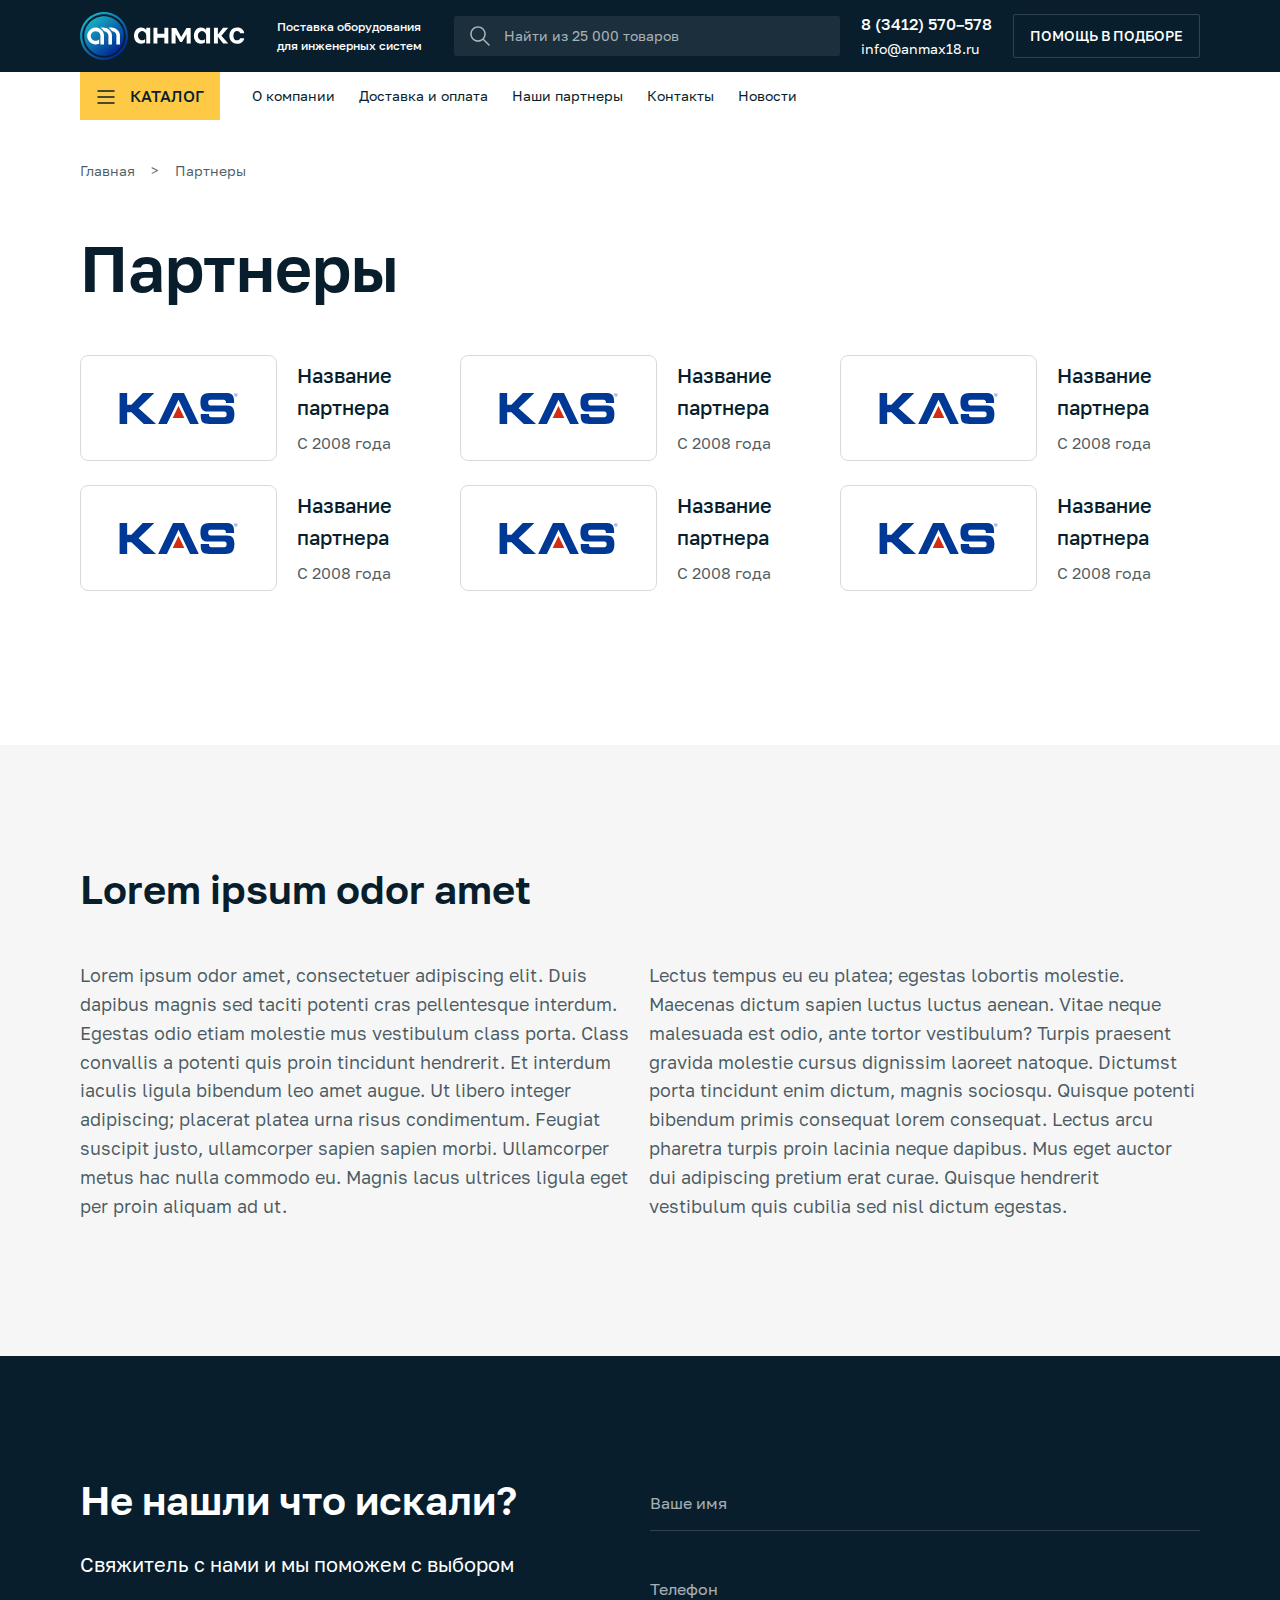
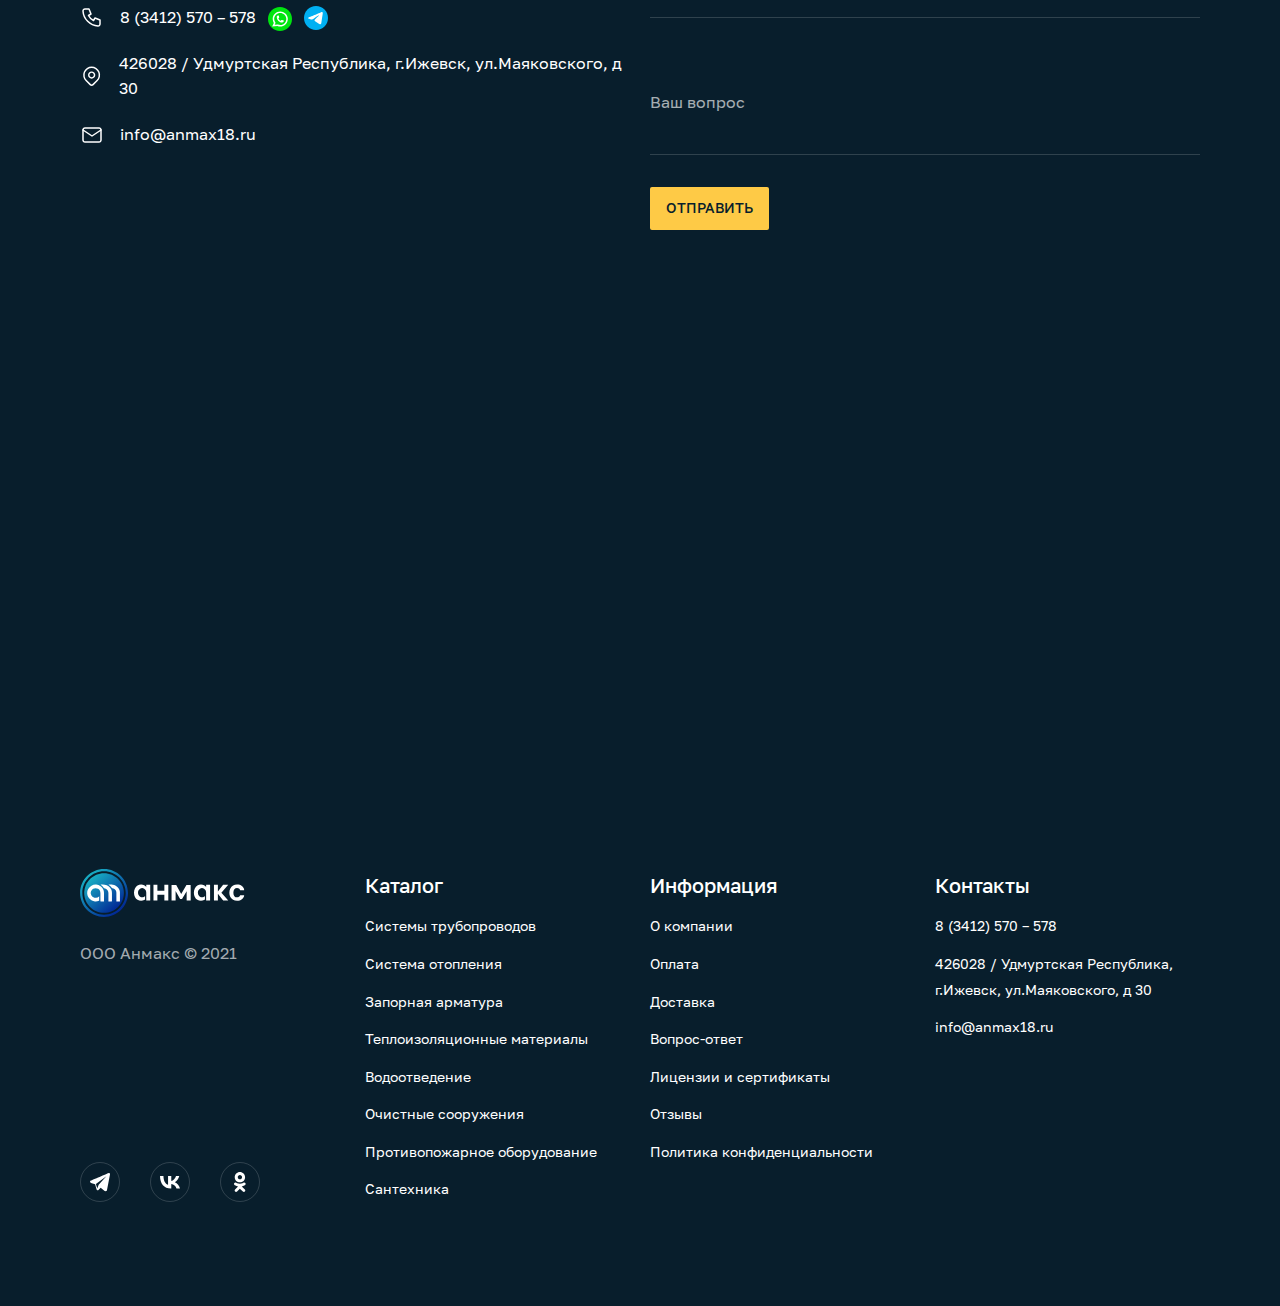
<file: partners.html>
<!DOCTYPE html>
<html>

<head>

	<meta charset="utf-8">
	<!-- <base href="/"> -->

	<title>Анмакс</title>
	<meta name="description" content="">

	<meta name="viewport"
		content="width=device-width, initial-scale=1.0, minimum-scale=1.0, maximum-scale=1.0, user-scalable=no">

	<link rel="icon" href="images/favicon.png">
	<meta property="og:image" content="images/preview.jpg">

	<link rel="stylesheet" href="libs/bootstrap/css/bootstrap-reboot.min.css">
	<link rel="stylesheet" href="libs/bootstrap/css/bootstrap-grid.min.css">
	<link rel="stylesheet" href="libs/swiper/swiper-bundle.min.css">
	<link rel="stylesheet" href="libs/fancybox/fancybox.min.css">

	<link rel="stylesheet" href="css/main.css">
	<link rel="stylesheet" href="css/media.css">

	<script src="libs/jquery/jquery-3.6.0.min.js" defer></script>
	<script src="libs/swiper/swiper-bundle.min.js" defer></script>
	<script src="libs/fancybox/fancybox.umd.js" defer></script>
	<script src="libs/input-mask/jquery.maskedinput.min.js"></script>

	<script src="js/common.js" defer></script>

</head>

<body>

	<div class="app">
		<header>
			<div class="top_nav">
				<div class="container">
					<div class="row">
						<div class="col-12">
							<div class="d-flex align-items-center justify-content-between">
								<div class="d-flex align-items-center">
									<a href="#" class="logo">
										<img src="images/logo.svg" alt="">
									</a>
									<div class="ls_size m_text d-none d-md-block">
										Поставка оборудования<br>для инженерных систем
									</div>
									<div class="search_wrapper d-none d-lg-block">
										<form>
											<button>
												<svg width="20" height="20" viewBox="0 0 20 20" fill="none" xmlns="http://www.w3.org/2000/svg">
													<path fill-rule="evenodd" clip-rule="evenodd"
														d="M8 0.25C6.98226 0.25 5.97448 0.450459 5.0342 0.839933C4.09393 1.22941 3.23958 1.80027 2.51992 2.51992C1.80027 3.23958 1.22941 4.09393 0.839934 5.0342C0.45046 5.97448 0.25 6.98226 0.25 8C0.25 9.01774 0.45046 10.0255 0.839934 10.9658C1.22941 11.9061 1.80027 12.7604 2.51992 13.4801C3.23958 14.1997 4.09393 14.7706 5.0342 15.1601C5.97448 15.5495 6.98226 15.75 8 15.75C9.01774 15.75 10.0255 15.5495 10.9658 15.1601C11.6743 14.8666 12.334 14.4702 12.924 13.9847L18.4697 19.5303C18.7626 19.8232 19.2374 19.8232 19.5303 19.5303C19.8232 19.2374 19.8232 18.7626 19.5303 18.4697L13.9847 12.924C14.4702 12.334 14.8666 11.6743 15.1601 10.9658C15.5495 10.0255 15.75 9.01774 15.75 8C15.75 6.98226 15.5495 5.97448 15.1601 5.0342C14.7706 4.09393 14.1997 3.23958 13.4801 2.51992C12.7604 1.80027 11.9061 1.22941 10.9658 0.839933C10.0255 0.450459 9.01774 0.25 8 0.25ZM5.60823 2.22575C6.36651 1.91166 7.17924 1.75 8 1.75C8.82076 1.75 9.63349 1.91166 10.3918 2.22575C11.1501 2.53984 11.8391 3.00022 12.4194 3.58058C12.9998 4.16095 13.4602 4.84994 13.7742 5.60823C14.0883 6.36651 14.25 7.17924 14.25 8C14.25 8.82076 14.0883 9.63349 13.7742 10.3918C13.4602 11.1501 12.9998 11.8391 12.4194 12.4194C11.8391 12.9998 11.1501 13.4602 10.3918 13.7742C9.63349 14.0883 8.82076 14.25 8 14.25C7.17924 14.25 6.36651 14.0883 5.60823 13.7742C4.84994 13.4602 4.16095 12.9998 3.58058 12.4194C3.00022 11.8391 2.53984 11.1501 2.22575 10.3918C1.91166 9.63349 1.75 8.82076 1.75 8C1.75 7.17924 1.91166 6.36651 2.22575 5.60823C2.53984 4.84994 3.00022 4.16095 3.58058 3.58058C4.16095 3.00022 4.84994 2.53984 5.60823 2.22575Z"
														fill="white" fill-opacity="0.64" />
												</svg>
											</button>
											<input type="search" name="" id="" class="main_search" required
												placeholder="Найти из 25 000 товаров">
										</form>
									</div>
								</div>
								<div class="contact_header">
									<a href="tel:+73412570578" class="m_text d-block">8 (3412) 570–578</a>
									<a href="mailto:info@anmax18.ru" class="s_size d-block">info@anmax18.ru</a>
								</div>
								<a href="#" class="btn border_btn d-none d-lg-inline-block">Помощь в подборе</a>
								<a href="tel:" class="d-block d-lg-none phone-header">
									<svg width="24" height="24" viewBox="0 0 24 24" fill="none" xmlns="http://www.w3.org/2000/svg">
										<g clip-path="url(#clip0_178_3539)">
											<path
												d="M5 4H9L11 9L8.5 10.5C9.57096 12.6715 11.3285 14.429 13.5 15.5L15 13L20 15V19C20 19.5304 19.7893 20.0391 19.4142 20.4142C19.0391 20.7893 18.5304 21 18 21C14.0993 20.763 10.4202 19.1065 7.65683 16.3432C4.8935 13.5798 3.23705 9.90074 3 6C3 5.46957 3.21071 4.96086 3.58579 4.58579C3.96086 4.21071 4.46957 4 5 4Z"
												stroke="white" stroke-width="1.5" stroke-linecap="round" stroke-linejoin="round" />
										</g>
										<defs>
											<clipPath id="clip0_178_3539">
												<rect width="24" height="24" fill="white" />
											</clipPath>
										</defs>
									</svg>
								</a>
							</div>
						</div>
					</div>
				</div>
			</div>
			<div class="main_nav">
				<div class="container">
					<div class="row">
						<div class="col-12">
							<div class="d-flex align-items-center justify-content-between justify-content-lg-start">
								<button class="toggle_btn">
									<div>
										<svg width="24" height="24" viewBox="0 0 24 24" fill="none" xmlns="http://www.w3.org/2000/svg">
											<path d="M4 6H20" stroke="#081E2C" stroke-width="1.5" stroke-linecap="round"
												stroke-linejoin="round" />
											<path d="M4 12H20" stroke="#081E2C" stroke-width="1.5" stroke-linecap="round"
												stroke-linejoin="round" />
											<path d="M4 18H20" stroke="#081E2C" stroke-width="1.5" stroke-linecap="round"
												stroke-linejoin="round" />
										</svg>
										<svg width="24" height="24" viewBox="0 0 24 24" fill="none" xmlns="http://www.w3.org/2000/svg"
											style="display: none;">
											<path d="M6.34314 17.6567L17.6568 6.34303" stroke="#081E2C" stroke-width="1.5"
												stroke-linecap="round" stroke-linejoin="round" />
											<path d="M17.6569 17.6567L6.34315 6.34303" stroke="#081E2C" stroke-width="1.5"
												stroke-linecap="round" stroke-linejoin="round" />
										</svg>
									</div>
									<span class="d-lg-block d-none">Каталог</span>
								</button>
								<div class="search_wrapper d-block d-lg-none">
									<form>
										<button>
											<svg width="20" height="20" viewBox="0 0 20 20" fill="none" xmlns="http://www.w3.org/2000/svg">
												<path fill-rule="evenodd" clip-rule="evenodd"
													d="M8 0.25C6.98226 0.25 5.97448 0.450459 5.0342 0.839933C4.09393 1.22941 3.23958 1.80027 2.51992 2.51992C1.80027 3.23958 1.22941 4.09393 0.839934 5.0342C0.45046 5.97448 0.25 6.98226 0.25 8C0.25 9.01774 0.45046 10.0255 0.839934 10.9658C1.22941 11.9061 1.80027 12.7604 2.51992 13.4801C3.23958 14.1997 4.09393 14.7706 5.0342 15.1601C5.97448 15.5495 6.98226 15.75 8 15.75C9.01774 15.75 10.0255 15.5495 10.9658 15.1601C11.6743 14.8666 12.334 14.4702 12.924 13.9847L18.4697 19.5303C18.7626 19.8232 19.2374 19.8232 19.5303 19.5303C19.8232 19.2374 19.8232 18.7626 19.5303 18.4697L13.9847 12.924C14.4702 12.334 14.8666 11.6743 15.1601 10.9658C15.5495 10.0255 15.75 9.01774 15.75 8C15.75 6.98226 15.5495 5.97448 15.1601 5.0342C14.7706 4.09393 14.1997 3.23958 13.4801 2.51992C12.7604 1.80027 11.9061 1.22941 10.9658 0.839933C10.0255 0.450459 9.01774 0.25 8 0.25ZM5.60823 2.22575C6.36651 1.91166 7.17924 1.75 8 1.75C8.82076 1.75 9.63349 1.91166 10.3918 2.22575C11.1501 2.53984 11.8391 3.00022 12.4194 3.58058C12.9998 4.16095 13.4602 4.84994 13.7742 5.60823C14.0883 6.36651 14.25 7.17924 14.25 8C14.25 8.82076 14.0883 9.63349 13.7742 10.3918C13.4602 11.1501 12.9998 11.8391 12.4194 12.4194C11.8391 12.9998 11.1501 13.4602 10.3918 13.7742C9.63349 14.0883 8.82076 14.25 8 14.25C7.17924 14.25 6.36651 14.0883 5.60823 13.7742C4.84994 13.4602 4.16095 12.9998 3.58058 12.4194C3.00022 11.8391 2.53984 11.1501 2.22575 10.3918C1.91166 9.63349 1.75 8.82076 1.75 8C1.75 7.17924 1.91166 6.36651 2.22575 5.60823C2.53984 4.84994 3.00022 4.16095 3.58058 3.58058C4.16095 3.00022 4.84994 2.53984 5.60823 2.22575Z"
													fill="#081E2C" fill-opacity="0.64" />
											</svg>
										</button>
										<input type="search" name="" id="" class="main_search" required
											placeholder="Найти из 25 000 товаров">
									</form>
								</div>
								<button class="menu_button d-lg-none d-block">
									<svg width="24" height="24" viewBox="0 0 24 24" fill="none" xmlns="http://www.w3.org/2000/svg">
										<path
											d="M11 12C11 12.2652 11.1054 12.5196 11.2929 12.7071C11.4804 12.8946 11.7348 13 12 13C12.2652 13 12.5196 12.8946 12.7071 12.7071C12.8946 12.5196 13 12.2652 13 12C13 11.7348 12.8946 11.4804 12.7071 11.2929C12.5196 11.1054 12.2652 11 12 11C11.7348 11 11.4804 11.1054 11.2929 11.2929C11.1054 11.4804 11 11.7348 11 12Z"
											fill="#081E2C" stroke="#081E2C" stroke-width="1.5" stroke-linecap="round"
											stroke-linejoin="round" />
										<path
											d="M11 19C11 19.2652 11.1054 19.5196 11.2929 19.7071C11.4804 19.8946 11.7348 20 12 20C12.2652 20 12.5196 19.8946 12.7071 19.7071C12.8946 19.5196 13 19.2652 13 19C13 18.7348 12.8946 18.4804 12.7071 18.2929C12.5196 18.1054 12.2652 18 12 18C11.7348 18 11.4804 18.1054 11.2929 18.2929C11.1054 18.4804 11 18.7348 11 19Z"
											fill="#081E2C" stroke="#081E2C" stroke-width="1.5" stroke-linecap="round"
											stroke-linejoin="round" />
										<path
											d="M11 5C11 5.26522 11.1054 5.51957 11.2929 5.70711C11.4804 5.89464 11.7348 6 12 6C12.2652 6 12.5196 5.89464 12.7071 5.70711C12.8946 5.51957 13 5.26522 13 5C13 4.73478 12.8946 4.48043 12.7071 4.29289C12.5196 4.10536 12.2652 4 12 4C11.7348 4 11.4804 4.10536 11.2929 4.29289C11.1054 4.48043 11 4.73478 11 5Z"
											fill="#081E2C" stroke="#081E2C" stroke-width="1.5" stroke-linecap="round"
											stroke-linejoin="round" />
									</svg>
								</button>
								<nav class="d-lg-block d-none">
									<ul>
										<li><a href="#">О компании</a></li>
										<li><a href="#">Доставка и оплата</a></li>
										<li><a href="#">Наши партнеры</a></li>
										<li><a href="#">Контакты</a></li>
										<li><a href="#">Новости</a></li>
									</ul>
								</nav>
							</div>
						</div>
					</div>
				</div>
			</div>
			<div class="mega_menu">
				<div class="container">
					<div class="row">
						<div class="col-12">
							<nav>
								<div class="back_btn d-lg-none d-flex align-items-center mt-4">
									<svg width="24" height="24" viewBox="0 0 24 24" fill="none" xmlns="http://www.w3.org/2000/svg">
										<path d="M15 6L9 12L15 18" stroke="#081E2C" stroke-width="1.5" stroke-linecap="round"
											stroke-linejoin="round" />
									</svg>
									<span>Назад</span>
								</div>
								<ul>
									<li>
										<a href="#">Системы трубопроводов</a>
										<ul class="sub-menu">
											<li><a href="#"><img src="images/menu_image.png" loading="lazy" alt="">Гофрированные трубы для
													канализации </a></li>
											<li><a href="#"><img src="images/menu_image.png" loading="lazy" alt="">Гофрированные трубы для
													канализации </a></li>
											<li><a href="#"><img src="images/menu_image.png" loading="lazy" alt="">Гофрированные трубы для
													канализации </a></li>
											<li><a href="#"><img src="images/menu_image.png" loading="lazy" alt="">Гофрированные трубы для
													канализации </a></li>
										</ul>
									</li>
									<li>
										<a href="#">Система отопления</a>
										<ul class="sub-menu">
											<li><a href="#123"><img src="images/menu_image.png" loading="lazy" alt="">Гофрированные трубы для
													канализации </a></li>
										</ul>
									</li>
									<li><a href="#">Запорная арматура</a></li>
									<li><a href="#">Теплоизоляционные материалы</a></li>
									<li><a href="#">Водоотводедение</a></li>
									<li><a href="#">Очистные сооружения</a></li>
									<li><a href="#">Противопожарное оборудование</a></li>
									<li><a href="#">Сантехника</a></li>
								</ul>
							</nav>
						</div>
					</div>
				</div>
			</div>
		</header>
		<aside>
			<div class="container">
				<div class="row">
					<div class="col-12">
						<div class="main_nav">
							<nav>
								<ul>
									<li><a href="#">О компании</a></li>
									<li><a href="#">Доставка и оплата</a></li>
									<li><a href="#">Наши партнеры</a></li>
									<li><a href="#">Контакты</a></li>
									<li><a href="#">Новости</a></li>
								</ul>
							</nav>
							<a href="#" class="btn border_btn mt-4">Помощь в подборе</a>
						</div>
					</div>
				</div>
			</div>
		</aside>
		<main>
			<div class="page_content">
				<div class="container">
					<div class="row">
						<div class="col-12">
							<p id="breadcrumbs" class="mb-lg-5 mb-4">
								<span><span><a href="#">Главная</a></span> &gt; <span>Партнеры</span></span></span>
							</p>
							<h1 class="mb-lg-5 mb-4">Партнеры </h1>
						</div>
					</div>
					<div class="row gy-lg-4 gy-2">
						<div class="col-lg-6 col-xl-4 col-sm-6">
							<div class="partner_card d-flex align-items-center">
								<div>
									<img src="images/partner.svg" loading="lazy" alt="">
								</div>
								<div>
									<div class="lg_size mb-2 m_text">Название партнера</div>
									<div class="light_text">С 2008 года</div>
								</div>
							</div>
						</div>
						<div class="col-lg-6 col-xl-4 col-sm-6">
							<div class="partner_card d-flex align-items-center">
								<div>
									<img src="images/partner.svg" loading="lazy" alt="">
								</div>
								<div>
									<div class="lg_size mb-2 m_text">Название партнера</div>
									<div class="light_text">С 2008 года</div>
								</div>
							</div>
						</div>
						<div class="col-lg-6 col-xl-4 col-sm-6">
							<div class="partner_card d-flex align-items-center">
								<div>
									<img src="images/partner.svg" loading="lazy" alt="">
								</div>
								<div>
									<div class="lg_size mb-2 m_text">Название партнера</div>
									<div class="light_text">С 2008 года</div>
								</div>
							</div>
						</div>
						<div class="col-lg-6 col-xl-4 col-sm-6">
							<div class="partner_card d-flex align-items-center">
								<div>
									<img src="images/partner.svg" loading="lazy" alt="">
								</div>
								<div>
									<div class="lg_size mb-2 m_text">Название партнера</div>
									<div class="light_text">С 2008 года</div>
								</div>
							</div>
						</div>
						<div class="col-lg-6 col-xl-4 col-sm-6">
							<div class="partner_card d-flex align-items-center">
								<div>
									<img src="images/partner.svg" loading="lazy" alt="">
								</div>
								<div>
									<div class="lg_size mb-2 m_text">Название партнера</div>
									<div class="light_text">С 2008 года</div>
								</div>
							</div>
						</div>
						<div class="col-lg-6 col-xl-4 col-sm-6">
							<div class="partner_card d-flex align-items-center">
								<div>
									<img src="images/partner.svg" loading="lazy" alt="">
								</div>
								<div>
									<div class="lg_size mb-2 m_text">Название партнера</div>
									<div class="light_text">С 2008 года</div>
								</div>
							</div>
						</div>
					</div>
				</div>
			</div>
			<section class="gray">
				<div class="container">
					<div class="row">
						<div class="col-12">
							<h2 class="mb-lg-5 mb-4">Lorem ipsum odor amet</h2>
						</div>
					</div>
					<div class="row">
						<div class="col-12">
							<div class="seo_widget">
								<p>
									Lorem ipsum odor amet, consectetuer adipiscing elit. Duis dapibus magnis sed taciti potenti cras
									pellentesque interdum. Egestas odio etiam molestie mus vestibulum class porta. Class convallis a
									potenti quis proin tincidunt hendrerit. Et interdum iaculis ligula bibendum leo amet augue. Ut libero
									integer adipiscing; placerat platea urna risus condimentum. Feugiat suscipit justo, ullamcorper sapien
									sapien morbi. Ullamcorper metus hac nulla commodo eu. Magnis lacus ultrices ligula eget per proin
									aliquam ad ut.
								</p>
								<p>Lectus tempus eu eu platea; egestas lobortis molestie. Maecenas dictum sapien luctus luctus aenean.
									Vitae neque malesuada est odio, ante tortor vestibulum? Turpis praesent gravida molestie cursus
									dignissim laoreet natoque. Dictumst porta tincidunt enim dictum, magnis sociosqu. Quisque potenti
									bibendum primis consequat lorem consequat. Lectus arcu pharetra turpis proin lacinia neque dapibus.
									Mus eget auctor dui adipiscing pretium erat curae. Quisque hendrerit vestibulum quis cubilia sed nisl
									dictum egestas.</p>
							</div>
						</div>
					</div>
				</div>
			</section>
		</main>
		<footer>
			<div class="container">
				<div class="row pb-4 gy-5">
					<div class="col-lg-6">
						<div class="footer_contact_widget">
							<h2 class="mb-4">Не нашли что искали?</h2>
							<div class="lg_size mb-4">Cвяжитель с нами и мы поможем с выбором </div>
							<div class="footer_contact_widget_items">
								<div class="d-flex align-items-center">
									<a href="#" class="d-flex align-items-center">
										<svg width="24" height="24" viewBox="0 0 24 24" fill="none" xmlns="http://www.w3.org/2000/svg">
											<path
												d="M5 4H9L11 9L8.5 10.5C9.57096 12.6715 11.3285 14.429 13.5 15.5L15 13L20 15V19C20 19.5304 19.7893 20.0391 19.4142 20.4142C19.0391 20.7893 18.5304 21 18 21C14.0993 20.763 10.4202 19.1065 7.65683 16.3432C4.8935 13.5798 3.23705 9.90074 3 6C3 5.46957 3.21071 4.96086 3.58579 4.58579C3.96086 4.21071 4.46957 4 5 4Z"
												stroke="white" stroke-width="1.5" stroke-linecap="round" stroke-linejoin="round" />
										</svg>
										<span>8 (3412) 570 – 578</span>
									</a>
									<div class="d-flex align-items-center social_widget_form">
										<a href="#">
											<svg width="24" height="25" viewBox="0 0 24 25" fill="none" xmlns="http://www.w3.org/2000/svg">
												<path
													d="M12.0273 0.983398H11.9727C5.36035 0.983398 0 6.34375 0 12.9561V13.0107C0 19.6231 5.36035 24.9834 11.9727 24.9834H12.0273C18.6397 24.9834 24 19.6231 24 13.0107V12.9561C24 6.34375 18.6397 0.983398 12.0273 0.983398Z"
													fill="#00E510" />
												<path
													d="M14.3388 16.4934C11.2673 16.4934 8.7683 13.9936 8.76746 10.922C8.7683 10.1434 9.40229 9.51025 10.1792 9.51025C10.2591 9.51025 10.3381 9.51698 10.4138 9.53043C10.5803 9.55818 10.7384 9.61452 10.8838 9.69944C10.9049 9.71205 10.9192 9.73223 10.9225 9.75578L11.2471 11.8015C11.2513 11.8259 11.2437 11.8495 11.2277 11.8671C11.0486 12.0656 10.8199 12.2085 10.5652 12.28L10.4424 12.3144L10.4886 12.433C10.9074 13.4992 11.76 14.3509 12.827 14.7714L12.9456 14.8185L12.98 14.6957C13.0515 14.4409 13.1945 14.2122 13.3929 14.0331C13.4072 14.0197 13.4265 14.0129 13.4459 14.0129C13.4501 14.0129 13.4543 14.0129 13.4593 14.0138L15.5051 14.3383C15.5295 14.3425 15.5496 14.356 15.5623 14.377C15.6463 14.5225 15.7027 14.6814 15.7313 14.8479C15.7447 14.9219 15.7506 15.0001 15.7506 15.0816C15.7506 15.8594 15.1175 16.4926 14.3388 16.4934Z"
													fill="#FDFDFD" />
												<path
													d="M19.7856 12.3093C19.62 10.4376 18.7624 8.70127 17.3708 7.42068C15.9708 6.13252 14.1546 5.42285 12.2551 5.42285C8.08624 5.42285 4.69431 8.81479 4.69431 12.9837C4.69431 14.3828 5.08025 15.7458 5.81094 16.9331L4.1814 20.5403L9.39879 19.9845C10.3061 20.3561 11.2663 20.5445 12.2543 20.5445C12.5141 20.5445 12.7806 20.531 13.048 20.5033C13.2835 20.478 13.5214 20.441 13.7552 20.3939C17.2463 19.6885 19.7949 16.59 19.8151 13.024V12.9837C19.8151 12.7566 19.805 12.5296 19.7848 12.3093H19.7856ZM9.59975 18.4012L6.71316 18.7089L7.57502 16.7994L7.40265 16.5681C7.39003 16.5513 7.37742 16.5345 7.36313 16.5152C6.61478 15.4818 6.21958 14.2609 6.21958 12.9845C6.21958 9.65646 8.92708 6.94897 12.2551 6.94897C15.3729 6.94897 18.0157 9.38151 18.2705 12.4867C18.2839 12.6532 18.2915 12.8205 18.2915 12.9853C18.2915 13.0324 18.2906 13.0787 18.2898 13.1283C18.2259 15.9123 16.281 18.2767 13.5601 18.8788C13.3524 18.925 13.1397 18.9603 12.9278 18.983C12.7075 19.0082 12.4813 19.0209 12.2568 19.0209C11.4572 19.0209 10.6802 18.8661 9.94618 18.5601C9.86461 18.5273 9.78473 18.492 9.7099 18.4558L9.60059 18.4028L9.59975 18.4012Z"
													fill="#FDFDFD" />
											</svg>
										</a>
										<a href="#">
											<svg width="24" height="24" viewBox="0 0 24 24" fill="none" xmlns="http://www.w3.org/2000/svg">
												<path
													d="M12.0273 0H11.9727C5.36034 0 0 5.36035 0 11.9727V12.0273C0 18.6397 5.36034 24 11.9727 24H12.0273C18.6397 24 24 18.6397 24 12.0273V11.9727C24 5.36035 18.6397 0 12.0273 0Z"
													fill="#00B0F2" />
												<path
													d="M4.54554 11.5908C4.57917 11.574 4.61282 11.558 4.64562 11.5429C5.2157 11.2789 5.79336 11.0317 6.37017 10.7845C6.40128 10.7845 6.4534 10.7483 6.48283 10.7366C6.5274 10.7172 6.57197 10.6987 6.61653 10.6794L6.87299 10.5692C7.04452 10.4961 7.2152 10.4229 7.38673 10.3498C7.72895 10.2035 8.07117 10.0572 8.41339 9.91001C9.09783 9.6174 9.78313 9.32395 10.4676 9.03133C11.152 8.73872 11.8373 8.44527 12.5217 8.15266C13.2062 7.86005 13.8914 7.5666 14.5759 7.27399C15.2603 6.98137 15.9456 6.68792 16.6301 6.39531C16.7823 6.32973 16.9471 6.23219 17.1102 6.2036C17.2472 6.17922 17.3809 6.13213 17.5188 6.10606C17.7803 6.05645 18.0687 6.03627 18.3193 6.14474C18.4059 6.18258 18.4858 6.23555 18.5522 6.30198C18.87 6.61645 18.8255 7.13272 18.7582 7.575C18.2899 10.6575 17.8215 13.7409 17.3523 16.8234C17.2884 17.2463 17.201 17.7104 16.8672 17.9778C16.5846 18.204 16.1827 18.2292 15.8338 18.1334C15.4848 18.0367 15.1771 17.8341 14.8752 17.6348C13.6232 16.8057 12.3704 15.9766 11.1184 15.1476C10.8207 14.9508 10.4894 14.6935 10.4928 14.3362C10.4945 14.1209 10.6231 13.9292 10.7543 13.7585C11.8423 12.3392 13.4122 11.3638 14.5801 10.0101C14.7449 9.8192 14.8744 9.47445 14.6482 9.36431C14.5137 9.29872 14.3589 9.38785 14.2362 9.47277C12.6924 10.5448 11.1495 11.6177 9.60571 12.6898C9.10205 13.0396 8.57401 13.3995 7.96692 13.4852C7.42374 13.5626 6.8772 13.4113 6.35168 13.2565C5.91108 13.127 5.47131 12.9942 5.03323 12.8571C4.80032 12.7848 4.55984 12.7066 4.3799 12.5427C4.19996 12.3787 4.09655 12.1029 4.20502 11.8843C4.27313 11.7472 4.40514 11.6606 4.54388 11.59L4.54554 11.5908Z"
													fill="#FEFFFC" />
											</svg>
										</a>
									</div>
								</div>
								<div class="d-flex align-items-center">
									<a href="#" class="d-flex align-items-center">
										<svg width="24" height="24" viewBox="0 0 24 24" fill="none" xmlns="http://www.w3.org/2000/svg">
											<path
												d="M9 11C9 11.7956 9.31607 12.5587 9.87868 13.1213C10.4413 13.6839 11.2044 14 12 14C12.7956 14 13.5587 13.6839 14.1213 13.1213C14.6839 12.5587 15 11.7956 15 11C15 10.2044 14.6839 9.44129 14.1213 8.87868C13.5587 8.31607 12.7956 8 12 8C11.2044 8 10.4413 8.31607 9.87868 8.87868C9.31607 9.44129 9 10.2044 9 11Z"
												stroke="white" stroke-width="1.5" stroke-linecap="round" stroke-linejoin="round" />
											<path
												d="M17.657 16.6572L13.414 20.9002C13.039 21.2748 12.5306 21.4853 12.0005 21.4853C11.4704 21.4853 10.962 21.2748 10.587 20.9002L6.343 16.6572C5.22422 15.5384 4.46234 14.1129 4.15369 12.5611C3.84504 11.0092 4.00349 9.40071 4.60901 7.93893C5.21452 6.47714 6.2399 5.22774 7.55548 4.3487C8.87107 3.46967 10.4178 3.00049 12 3.00049C13.5822 3.00049 15.1289 3.46967 16.4445 4.3487C17.7601 5.22774 18.7855 6.47714 19.391 7.93893C19.9965 9.40071 20.155 11.0092 19.8463 12.5611C19.5377 14.1129 18.7758 15.5384 17.657 16.6572Z"
												stroke="white" stroke-width="1.5" stroke-linecap="round" stroke-linejoin="round" />
										</svg>
										<span>426028 / Удмуртская Республика, г.Ижевск,
											ул.Маяковского, д 30</span>
									</a>
								</div>
								<div class="d-flex align-items-center">
									<a href="#" class="d-flex align-items-center">
										<svg width="24" height="24" viewBox="0 0 24 24" fill="none" xmlns="http://www.w3.org/2000/svg">
											<path
												d="M3 7C3 6.46957 3.21071 5.96086 3.58579 5.58579C3.96086 5.21071 4.46957 5 5 5H19C19.5304 5 20.0391 5.21071 20.4142 5.58579C20.7893 5.96086 21 6.46957 21 7V17C21 17.5304 20.7893 18.0391 20.4142 18.4142C20.0391 18.7893 19.5304 19 19 19H5C4.46957 19 3.96086 18.7893 3.58579 18.4142C3.21071 18.0391 3 17.5304 3 17V7Z"
												stroke="white" stroke-width="1.5" stroke-linecap="round" stroke-linejoin="round" />
											<path d="M3 7L12 13L21 7" stroke="white" stroke-width="1.5" stroke-linecap="round"
												stroke-linejoin="round" />
										</svg>
										<span>info@anmax18.ru</span>
									</a>
								</div>
							</div>
						</div>
					</div>
					<div class="col-lg-6">
						<form>
							<div class="form-group">
								<input type="text" id="name-p" name="name" required="" placeholder="Ваше имя">
								<label for="name-p">Ваше имя</label>
							</div>
							<div class="form-group">
								<input type="text" name="phone" placeholder="Телефон" id="phone-p" class="phone" required="">
								<label for="phone-p">Телефон</label>
							</div>
							<div class="form-group">
								<textarea name="cmnt" id="text-cmnt-f" cols="30" rows="3" placeholder="опишите вашу задачу"
									required=""></textarea>
								<label for="text-cmnt-f">Ваш вопрос</label>
							</div>
							<div class="form-group">
								<button class="btn yellow_btn">Отправить</button>
							</div>
						</form>
					</div>
				</div>
				<div class="row mt-lg-5 mt-3">
					<div class="col-12">
						<div class="map_widget">
							<iframe
								src="https://yandex.ru/map-widget/v1/?um=constructor%3Aa94d37e28b96528fc9905734355e9804fbbdf8c065b89e4a2bba03113ce46a11&amp;source=constructor"
								width="100%" height="480" frameborder="0"></iframe>
						</div>
					</div>
				</div>
				<div class="footer_bottom">
					<div class="row gy-4">
						<div class="col-lg-3 col-12">
							<div class="d-flex flex-lg-column justify-content-between align-items-lg-start align-items-center"
								style="height: 100%;">
								<div>
									<a href="#" class="logo">
										<img src="images/logo.svg" alt="">
									</a>
									<div style="color: rgba(255, 255, 255, 0.64);" class="mt-4 d-lg-block d-none">ООО Анмакс © 2021</div>
								</div>
								<div class="footer_bottom_social">
									<nav>
										<ul>
											<li><a href="#"><img src="images/tg.svg" alt=""></a></li>
											<li><a href="#"><img src="images/vk.svg" alt=""></a></li>
											<li><a href="#"><img src="images/ok.svg" alt=""></a></li>
										</ul>
									</nav>
								</div>
							</div>
						</div>
						<div class="col-lg-3 col-md-6 col-12">
							<div class="lg_size m_text">Каталог</div>
							<nav>
								<ul>
									<li><a href="#">Системы трубопроводов</a></li>
									<li><a href="#">Система отопления</a></li>
									<li><a href="#">Запорная арматура </a></li>
									<li><a href="#">Теплоизоляционные материалы</a></li>
									<li><a href="#">Водоотведение</a></li>
									<li><a href="#">Очистные сооружения</a></li>
									<li><a href="#">Противопожарное оборудование </a></li>
									<li><a href="#">Сантехника</a></li>
								</ul>
							</nav>
						</div>
						<div class="col-lg-3 col-md-6 col-12">
							<div class="lg_size m_text">Информация</div>
							<nav>
								<ul>
									<li><a href="#">О компании</a></li>
									<li><a href="#">Оплата</a></li>
									<li><a href="#">Доставка </a></li>
									<li><a href="#">Вопрос-ответ</a></li>
									<li><a href="#">Лицензии и сертификаты</a></li>
									<li><a href="#">Отзывы</a></li>
									<li><a href="#">Политика конфиденциальности </a></li>
								</ul>
							</nav>
						</div>
						<div class="col-lg-3 col-md-6 col-12">
							<div class="lg_size m_text">Контакты</div>
							<nav>
								<ul>
									<li><a href="#">8 (3412) 570 – 578</a></li>
									<li><a href="#">426028 / Удмуртская Республика,
											г.Ижевск, ул.Маяковского, д 30</a></li>
									<li><a href="#">info@anmax18.ru </a></li>
								</ul>
							</nav>
						</div>
						<div class="col-12">
							<div style="color: rgba(255, 255, 255, 0.64);" class="mt-2 d-lg-none d-block">ООО Анмакс © 2021</div>
						</div>
					</div>
				</div>
			</div>
		</footer>
	</div>

</body>

</html>
</file>
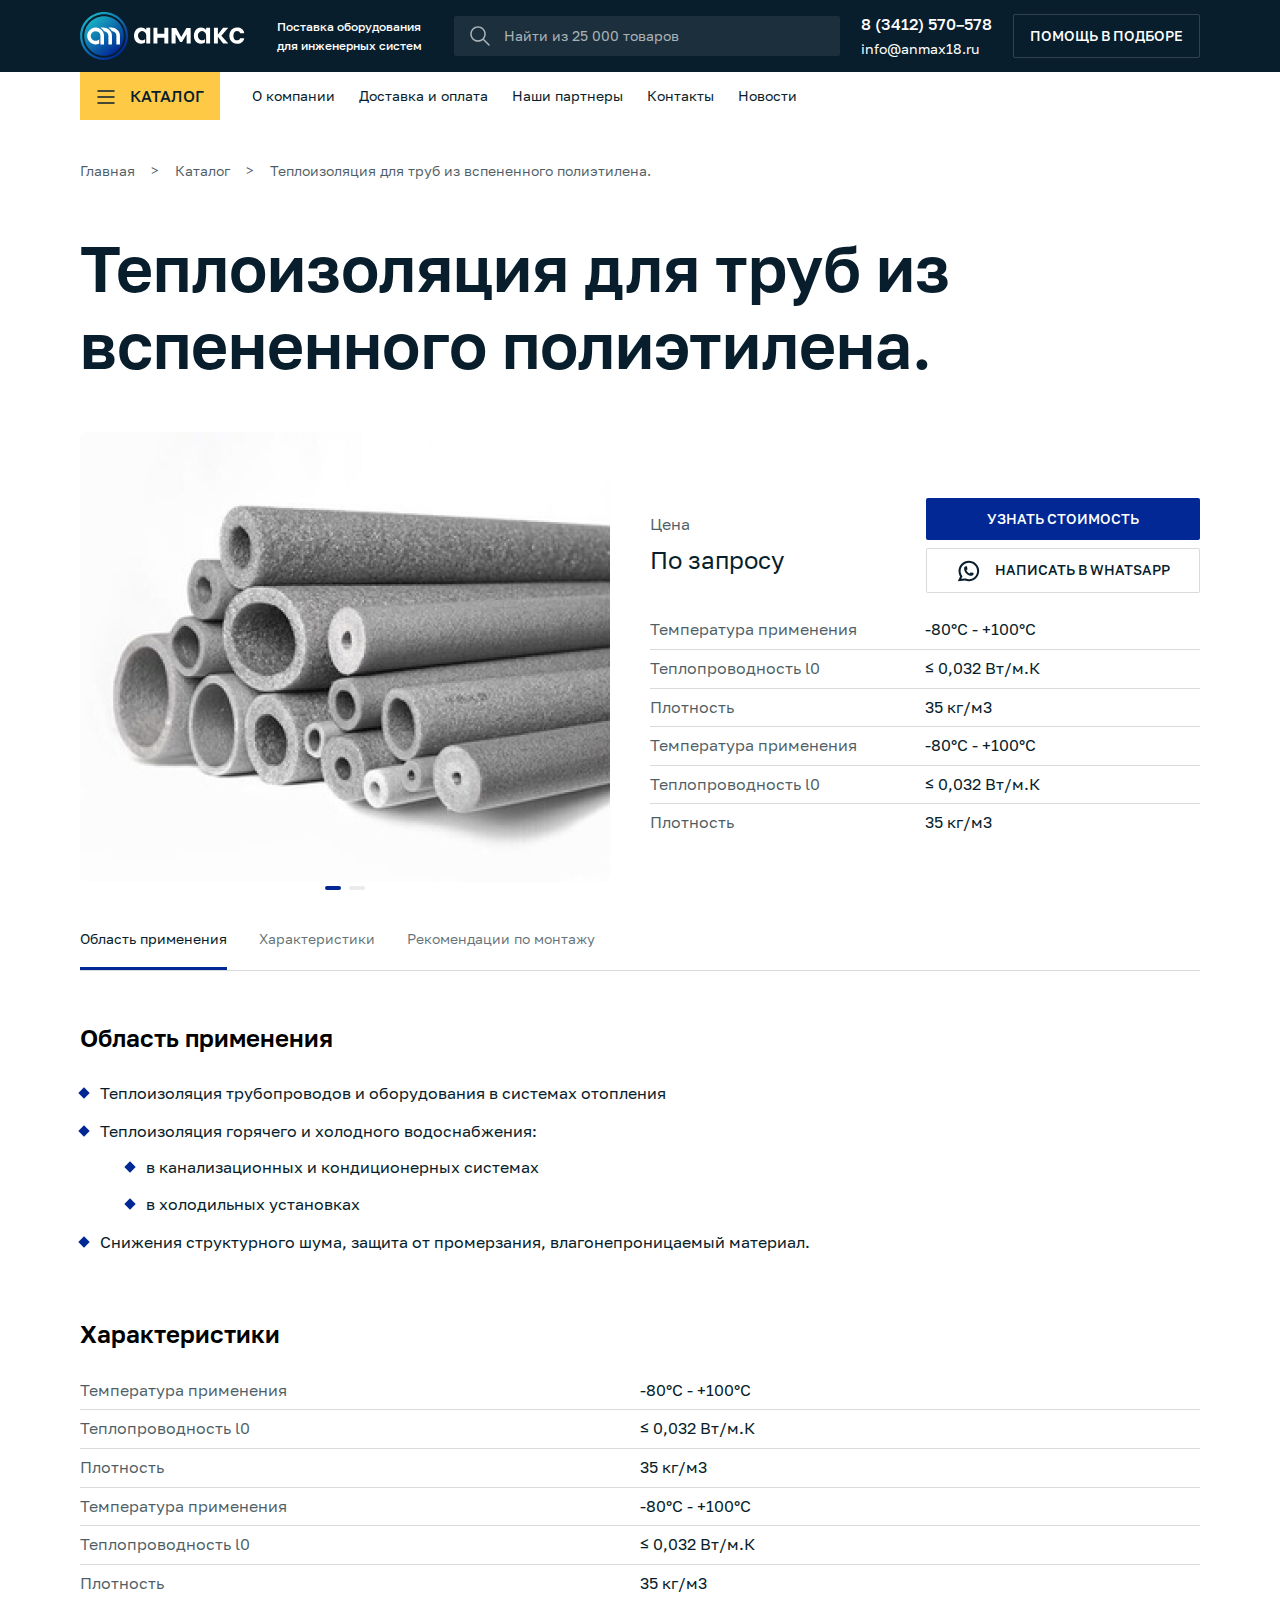
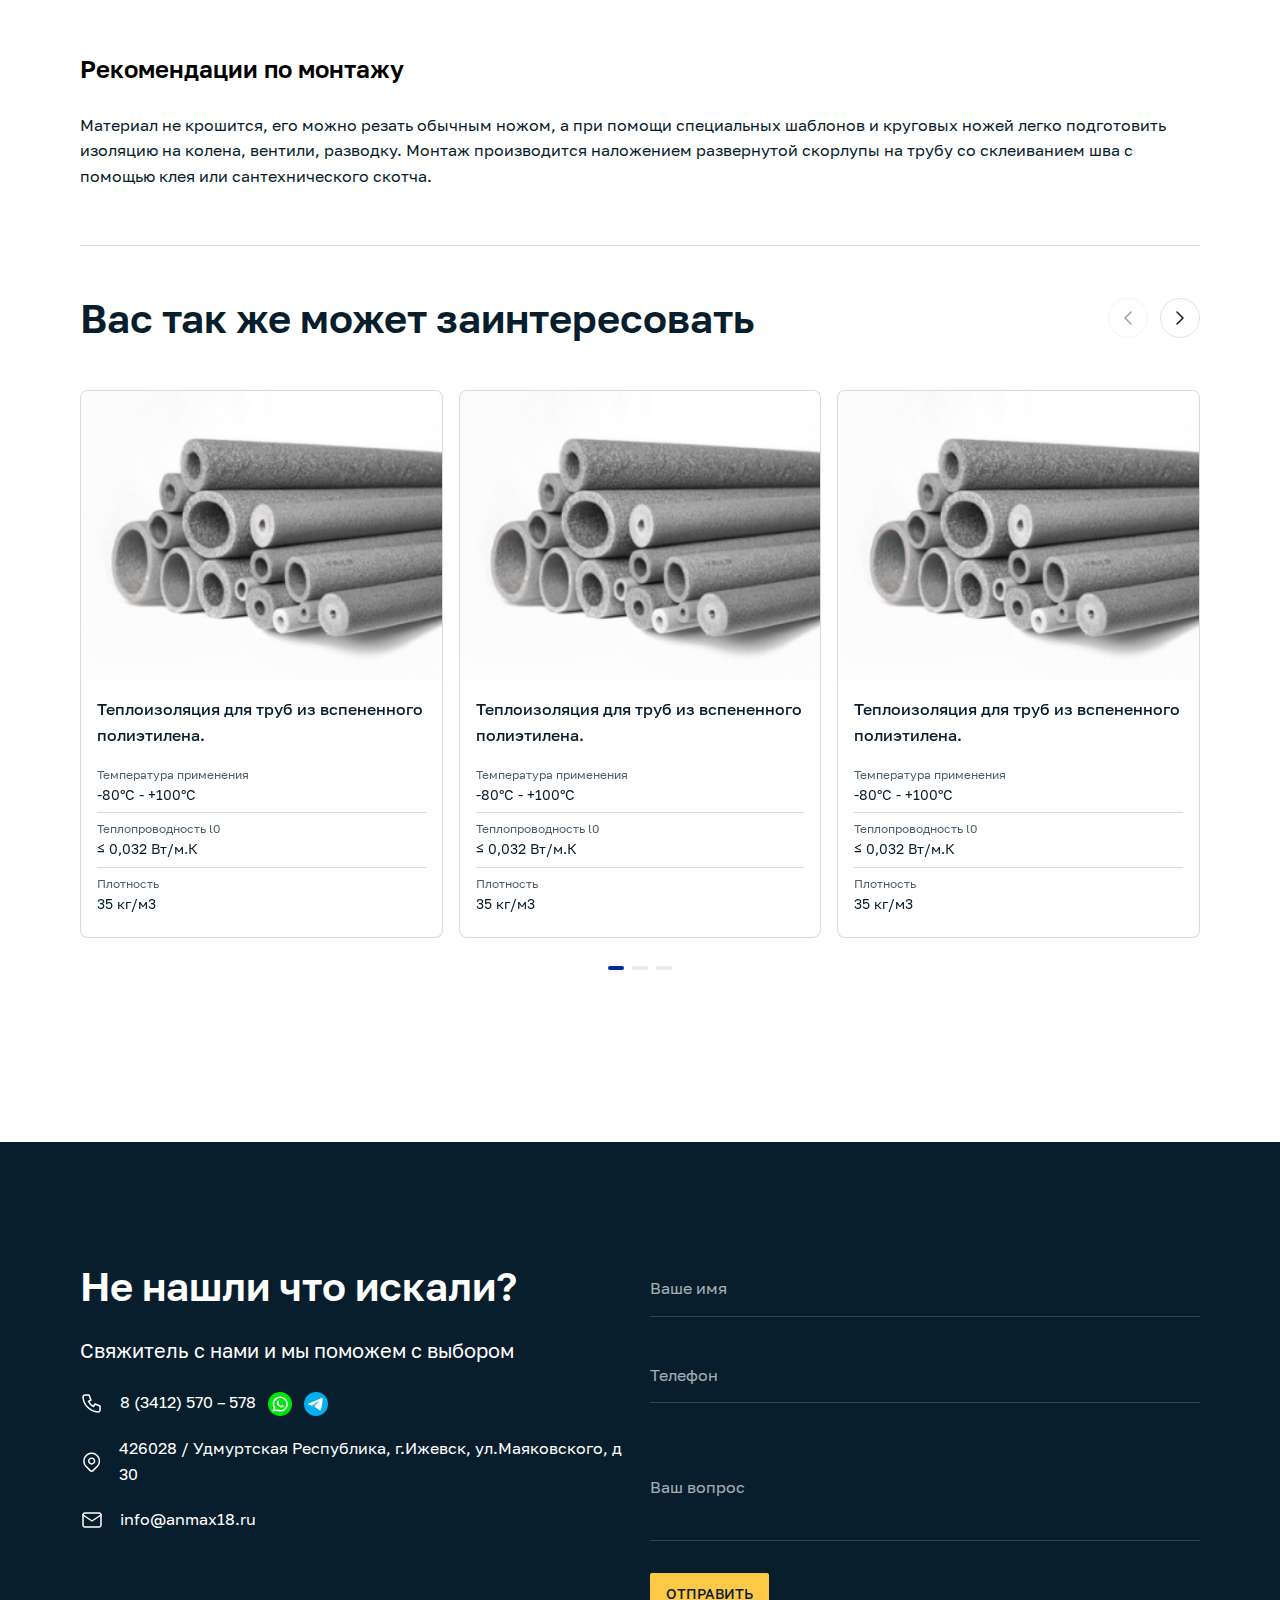
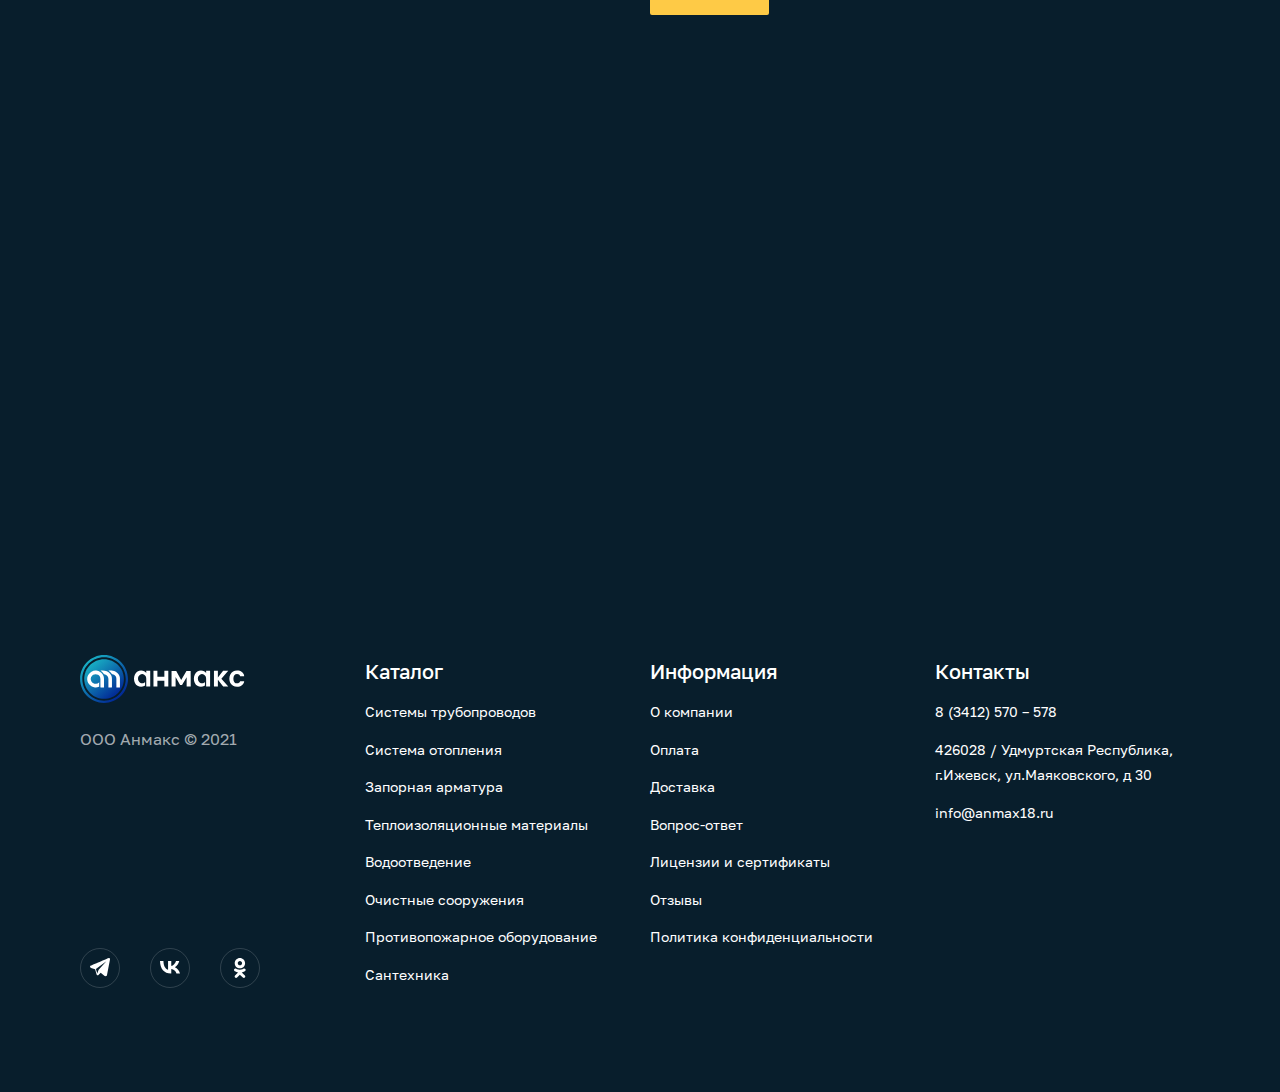
<file: product.html>
<!DOCTYPE html>
<html>

<head>

	<meta charset="utf-8">
	<!-- <base href="/"> -->

	<title>Анмакс</title>
	<meta name="description" content="">

	<meta name="viewport"
		content="width=device-width, initial-scale=1.0, minimum-scale=1.0, maximum-scale=1.0, user-scalable=no">

	<link rel="icon" href="images/favicon.png">
	<meta property="og:image" content="images/preview.jpg">

	<link rel="stylesheet" href="libs/bootstrap/css/bootstrap-reboot.min.css">
	<link rel="stylesheet" href="libs/bootstrap/css/bootstrap-grid.min.css">
	<link rel="stylesheet" href="libs/swiper/swiper-bundle.min.css">
	<link rel="stylesheet" href="libs/fancybox/fancybox.min.css">

	<link rel="stylesheet" href="css/main.css">
	<link rel="stylesheet" href="css/media.css">

	<script src="libs/jquery/jquery-3.6.0.min.js" defer></script>
	<script src="libs/swiper/swiper-bundle.min.js" defer></script>
	<script src="libs/fancybox/fancybox.umd.js" defer></script>
	<script src="libs/input-mask/jquery.maskedinput.min.js"></script>

	<script src="js/common.js" defer></script>

</head>

<body>

	<div class="app">
		<header>
			<div class="top_nav">
				<div class="container">
					<div class="row">
						<div class="col-12">
							<div class="d-flex align-items-center justify-content-between">
								<div class="d-flex align-items-center">
									<a href="#" class="logo">
										<img src="images/logo.svg" alt="">
									</a>
									<div class="ls_size m_text d-none d-md-block">
										Поставка оборудования<br>для инженерных систем
									</div>
									<div class="search_wrapper d-none d-lg-block">
										<form>
											<button>
												<svg width="20" height="20" viewBox="0 0 20 20" fill="none" xmlns="http://www.w3.org/2000/svg">
													<path fill-rule="evenodd" clip-rule="evenodd"
														d="M8 0.25C6.98226 0.25 5.97448 0.450459 5.0342 0.839933C4.09393 1.22941 3.23958 1.80027 2.51992 2.51992C1.80027 3.23958 1.22941 4.09393 0.839934 5.0342C0.45046 5.97448 0.25 6.98226 0.25 8C0.25 9.01774 0.45046 10.0255 0.839934 10.9658C1.22941 11.9061 1.80027 12.7604 2.51992 13.4801C3.23958 14.1997 4.09393 14.7706 5.0342 15.1601C5.97448 15.5495 6.98226 15.75 8 15.75C9.01774 15.75 10.0255 15.5495 10.9658 15.1601C11.6743 14.8666 12.334 14.4702 12.924 13.9847L18.4697 19.5303C18.7626 19.8232 19.2374 19.8232 19.5303 19.5303C19.8232 19.2374 19.8232 18.7626 19.5303 18.4697L13.9847 12.924C14.4702 12.334 14.8666 11.6743 15.1601 10.9658C15.5495 10.0255 15.75 9.01774 15.75 8C15.75 6.98226 15.5495 5.97448 15.1601 5.0342C14.7706 4.09393 14.1997 3.23958 13.4801 2.51992C12.7604 1.80027 11.9061 1.22941 10.9658 0.839933C10.0255 0.450459 9.01774 0.25 8 0.25ZM5.60823 2.22575C6.36651 1.91166 7.17924 1.75 8 1.75C8.82076 1.75 9.63349 1.91166 10.3918 2.22575C11.1501 2.53984 11.8391 3.00022 12.4194 3.58058C12.9998 4.16095 13.4602 4.84994 13.7742 5.60823C14.0883 6.36651 14.25 7.17924 14.25 8C14.25 8.82076 14.0883 9.63349 13.7742 10.3918C13.4602 11.1501 12.9998 11.8391 12.4194 12.4194C11.8391 12.9998 11.1501 13.4602 10.3918 13.7742C9.63349 14.0883 8.82076 14.25 8 14.25C7.17924 14.25 6.36651 14.0883 5.60823 13.7742C4.84994 13.4602 4.16095 12.9998 3.58058 12.4194C3.00022 11.8391 2.53984 11.1501 2.22575 10.3918C1.91166 9.63349 1.75 8.82076 1.75 8C1.75 7.17924 1.91166 6.36651 2.22575 5.60823C2.53984 4.84994 3.00022 4.16095 3.58058 3.58058C4.16095 3.00022 4.84994 2.53984 5.60823 2.22575Z"
														fill="white" fill-opacity="0.64" />
												</svg>
											</button>
											<input type="search" name="" id="" class="main_search" required
												placeholder="Найти из 25 000 товаров">
										</form>
									</div>
								</div>
								<div class="contact_header">
									<a href="tel:+73412570578" class="m_text d-block">8 (3412) 570–578</a>
									<a href="mailto:info@anmax18.ru" class="s_size d-block">info@anmax18.ru</a>
								</div>
								<a href="#" class="btn border_btn d-none d-lg-inline-block">Помощь в подборе</a>
								<a href="tel:" class="d-block d-lg-none phone-header">
									<svg width="24" height="24" viewBox="0 0 24 24" fill="none" xmlns="http://www.w3.org/2000/svg">
										<g clip-path="url(#clip0_178_3539)">
											<path d="M5 4H9L11 9L8.5 10.5C9.57096 12.6715 11.3285 14.429 13.5 15.5L15 13L20 15V19C20 19.5304 19.7893 20.0391 19.4142 20.4142C19.0391 20.7893 18.5304 21 18 21C14.0993 20.763 10.4202 19.1065 7.65683 16.3432C4.8935 13.5798 3.23705 9.90074 3 6C3 5.46957 3.21071 4.96086 3.58579 4.58579C3.96086 4.21071 4.46957 4 5 4Z" stroke="white" stroke-width="1.5" stroke-linecap="round" stroke-linejoin="round" />
										</g>
										<defs>
											<clipPath id="clip0_178_3539">
												<rect width="24" height="24" fill="white" />
											</clipPath>
										</defs>
									</svg>
								</a>
							</div>
						</div>
					</div>
				</div>
			</div>
			<div class="main_nav">
				<div class="container">
					<div class="row">
						<div class="col-12">
							<div class="d-flex align-items-center justify-content-between justify-content-lg-start">
								<button class="toggle_btn">
									<div>
										<svg width="24" height="24" viewBox="0 0 24 24" fill="none" xmlns="http://www.w3.org/2000/svg">
											<path d="M4 6H20" stroke="#081E2C" stroke-width="1.5" stroke-linecap="round"
												stroke-linejoin="round" />
											<path d="M4 12H20" stroke="#081E2C" stroke-width="1.5" stroke-linecap="round"
												stroke-linejoin="round" />
											<path d="M4 18H20" stroke="#081E2C" stroke-width="1.5" stroke-linecap="round"
												stroke-linejoin="round" />
										</svg>
										<svg width="24" height="24" viewBox="0 0 24 24" fill="none" xmlns="http://www.w3.org/2000/svg"
											style="display: none;">
											<path d="M6.34314 17.6567L17.6568 6.34303" stroke="#081E2C" stroke-width="1.5"
												stroke-linecap="round" stroke-linejoin="round" />
											<path d="M17.6569 17.6567L6.34315 6.34303" stroke="#081E2C" stroke-width="1.5"
												stroke-linecap="round" stroke-linejoin="round" />
										</svg>
									</div>
									<span class="d-lg-block d-none">Каталог</span>
								</button>
								<div class="search_wrapper d-block d-lg-none">
									<form>
										<button>
											<svg width="20" height="20" viewBox="0 0 20 20" fill="none" xmlns="http://www.w3.org/2000/svg">
												<path fill-rule="evenodd" clip-rule="evenodd" d="M8 0.25C6.98226 0.25 5.97448 0.450459 5.0342 0.839933C4.09393 1.22941 3.23958 1.80027 2.51992 2.51992C1.80027 3.23958 1.22941 4.09393 0.839934 5.0342C0.45046 5.97448 0.25 6.98226 0.25 8C0.25 9.01774 0.45046 10.0255 0.839934 10.9658C1.22941 11.9061 1.80027 12.7604 2.51992 13.4801C3.23958 14.1997 4.09393 14.7706 5.0342 15.1601C5.97448 15.5495 6.98226 15.75 8 15.75C9.01774 15.75 10.0255 15.5495 10.9658 15.1601C11.6743 14.8666 12.334 14.4702 12.924 13.9847L18.4697 19.5303C18.7626 19.8232 19.2374 19.8232 19.5303 19.5303C19.8232 19.2374 19.8232 18.7626 19.5303 18.4697L13.9847 12.924C14.4702 12.334 14.8666 11.6743 15.1601 10.9658C15.5495 10.0255 15.75 9.01774 15.75 8C15.75 6.98226 15.5495 5.97448 15.1601 5.0342C14.7706 4.09393 14.1997 3.23958 13.4801 2.51992C12.7604 1.80027 11.9061 1.22941 10.9658 0.839933C10.0255 0.450459 9.01774 0.25 8 0.25ZM5.60823 2.22575C6.36651 1.91166 7.17924 1.75 8 1.75C8.82076 1.75 9.63349 1.91166 10.3918 2.22575C11.1501 2.53984 11.8391 3.00022 12.4194 3.58058C12.9998 4.16095 13.4602 4.84994 13.7742 5.60823C14.0883 6.36651 14.25 7.17924 14.25 8C14.25 8.82076 14.0883 9.63349 13.7742 10.3918C13.4602 11.1501 12.9998 11.8391 12.4194 12.4194C11.8391 12.9998 11.1501 13.4602 10.3918 13.7742C9.63349 14.0883 8.82076 14.25 8 14.25C7.17924 14.25 6.36651 14.0883 5.60823 13.7742C4.84994 13.4602 4.16095 12.9998 3.58058 12.4194C3.00022 11.8391 2.53984 11.1501 2.22575 10.3918C1.91166 9.63349 1.75 8.82076 1.75 8C1.75 7.17924 1.91166 6.36651 2.22575 5.60823C2.53984 4.84994 3.00022 4.16095 3.58058 3.58058C4.16095 3.00022 4.84994 2.53984 5.60823 2.22575Z" fill="#081E2C" fill-opacity="0.64" />
											</svg>
										</button>
										<input type="search" name="" id="" class="main_search" required
											placeholder="Найти из 25 000 товаров">
									</form>
								</div>
								<button class="menu_button d-lg-none d-block">
									<svg width="24" height="24" viewBox="0 0 24 24" fill="none" xmlns="http://www.w3.org/2000/svg">
										<path d="M11 12C11 12.2652 11.1054 12.5196 11.2929 12.7071C11.4804 12.8946 11.7348 13 12 13C12.2652 13 12.5196 12.8946 12.7071 12.7071C12.8946 12.5196 13 12.2652 13 12C13 11.7348 12.8946 11.4804 12.7071 11.2929C12.5196 11.1054 12.2652 11 12 11C11.7348 11 11.4804 11.1054 11.2929 11.2929C11.1054 11.4804 11 11.7348 11 12Z" fill="#081E2C" stroke="#081E2C" stroke-width="1.5" stroke-linecap="round" stroke-linejoin="round" />
										<path d="M11 19C11 19.2652 11.1054 19.5196 11.2929 19.7071C11.4804 19.8946 11.7348 20 12 20C12.2652 20 12.5196 19.8946 12.7071 19.7071C12.8946 19.5196 13 19.2652 13 19C13 18.7348 12.8946 18.4804 12.7071 18.2929C12.5196 18.1054 12.2652 18 12 18C11.7348 18 11.4804 18.1054 11.2929 18.2929C11.1054 18.4804 11 18.7348 11 19Z" fill="#081E2C" stroke="#081E2C" stroke-width="1.5" stroke-linecap="round" stroke-linejoin="round" />
										<path d="M11 5C11 5.26522 11.1054 5.51957 11.2929 5.70711C11.4804 5.89464 11.7348 6 12 6C12.2652 6 12.5196 5.89464 12.7071 5.70711C12.8946 5.51957 13 5.26522 13 5C13 4.73478 12.8946 4.48043 12.7071 4.29289C12.5196 4.10536 12.2652 4 12 4C11.7348 4 11.4804 4.10536 11.2929 4.29289C11.1054 4.48043 11 4.73478 11 5Z" fill="#081E2C" stroke="#081E2C" stroke-width="1.5" stroke-linecap="round" stroke-linejoin="round" />
									</svg>
								</button>
								<nav class="d-lg-block d-none">
									<ul>
										<li><a href="#">О компании</a></li>
										<li><a href="#">Доставка и оплата</a></li>
										<li><a href="#">Наши партнеры</a></li>
										<li><a href="#">Контакты</a></li>
										<li><a href="#">Новости</a></li>
									</ul>
								</nav>
							</div>
						</div>
					</div>
				</div>
			</div>
			<div class="mega_menu">
				<div class="container">
					<div class="row">
						<div class="col-12">
							<nav>
								<div class="back_btn d-lg-none d-flex align-items-center mt-4">
									<svg width="24" height="24" viewBox="0 0 24 24" fill="none" xmlns="http://www.w3.org/2000/svg">
										<path d="M15 6L9 12L15 18" stroke="#081E2C" stroke-width="1.5" stroke-linecap="round" stroke-linejoin="round" />
									</svg>
									<span>Назад</span>
								</div>
								<ul>
									<li>
										<a href="#">Системы трубопроводов</a>
										<ul class="sub-menu">
											<li><a href="#"><img src="images/menu_image.png" loading="lazy" alt="">Гофрированные трубы для
													канализации </a></li>
													<li><a href="#"><img src="images/menu_image.png" loading="lazy" alt="">Гофрированные трубы для
														канализации </a></li>
														<li><a href="#"><img src="images/menu_image.png" loading="lazy" alt="">Гофрированные трубы для
															канализации </a></li>
															<li><a href="#"><img src="images/menu_image.png" loading="lazy" alt="">Гофрированные трубы для
																канализации </a></li>		
										</ul>
									</li>
									<li>
										<a href="#">Система отопления</a>
										<ul class="sub-menu">
											<li><a href="#123"><img src="images/menu_image.png" loading="lazy" alt="">Гофрированные трубы для
													канализации </a></li>
										</ul>
									</li>
									<li><a href="#">Запорная арматура</a></li>
									<li><a href="#">Теплоизоляционные материалы</a></li>
									<li><a href="#">Водоотводедение</a></li>
									<li><a href="#">Очистные сооружения</a></li>
									<li><a href="#">Противопожарное оборудование</a></li>
									<li><a href="#">Сантехника</a></li>
								</ul>
							</nav>
						</div>
					</div>
				</div>
			</div>
		</header>
		<aside>
			<div class="container">
				<div class="row">
					<div class="col-12">
						<div class="main_nav">
							<nav>
								<ul>
									<li><a href="#">О компании</a></li>
									<li><a href="#">Доставка и оплата</a></li>
									<li><a href="#">Наши партнеры</a></li>
									<li><a href="#">Контакты</a></li>
									<li><a href="#">Новости</a></li>
								</ul>
							</nav>
							<a href="#" class="btn border_btn mt-4">Помощь в подборе</a>
						</div>
					</div>
				</div>
			</div>
		</aside>
		<main>
			<div class="page_content">
				<div class="container">
					<div class="row">
						<div class="col-12">
							<p id="breadcrumbs" class="mb-lg-5 mb-4">
								<span><span><a href="#">Главная</a></span> &gt; <span>Каталог</span> &gt; <span>Теплоизоляция для труб из вспененного полиэтилена.</span> </span>
							</p>
							<h1 class="mb-lg-5 mb-4">Теплоизоляция для труб из вспененного полиэтилена. </h1>
						</div>
					</div>
					<div class="row align-items-center">
						<div class="col-lg-6">
							<div class="product_slider">
								<div class="swiper-wrapper">
									<div class="swiper-slide">
										<a href="images/product.png" data-fancybox="gallery">
											<img src="images/product.png" alt="" loading="lazy">
										</a>
									</div>
									<div class="swiper-slide">
										<a href="images/product.png" data-fancybox="gallery">
											<img src="images/product.png" alt="" loading="lazy">
										</a>
									</div>
								</div>
								<div class="swiper-pagination swiper-pagination-alt"></div>
							</div>
						</div>
						<div class="col-lg-6">
							<div class="single_product_description">
								<div class="d-flex align-items-sm-center flex-column flex-sm-row justify-content-between mb-sm-4 mb-3">
									<div>
										<div class="light_text mb-1">Цена</div>
										<div class="xl_size">По запросу</div>
									</div>
									<div class="btn-group  mt-sm-0 mt-4">
										<a href="#" class="d-block btn blue_btn contact">Узнать стоимость</a>
										<a href="#" class="d-block btn border_btn_white">
											<svg width="23" height="22" viewBox="0 0 23 22" fill="none" xmlns="http://www.w3.org/2000/svg">
												<path d="M14.6914 15.7856C10.5033 15.7856 7.09587 12.3771 7.09473 8.18889C7.09587 7.12723 7.96034 6.26392 9.01971 6.26392C9.12862 6.26392 9.23638 6.27309 9.33957 6.29143C9.56658 6.32927 9.78213 6.40608 9.98047 6.52188C10.0091 6.53908 10.0286 6.56659 10.0332 6.59869L10.4758 9.38813C10.4815 9.42138 10.4712 9.45348 10.4494 9.47756C10.2052 9.74813 9.89334 9.94304 9.54595 10.0405L9.37856 10.0875L9.44161 10.2492C10.0126 11.7029 11.1751 12.8643 12.63 13.4376L12.7917 13.5018L12.8387 13.3344C12.9361 12.987 13.1311 12.6751 13.4016 12.4309C13.4211 12.4126 13.4475 12.4034 13.4739 12.4034C13.4796 12.4034 13.4853 12.4034 13.4922 12.4046L16.2816 12.8471C16.3149 12.8529 16.3424 12.8712 16.3596 12.8999C16.4743 13.0982 16.5511 13.3149 16.5901 13.5419C16.6084 13.6428 16.6164 13.7494 16.6164 13.8606C16.6164 14.9211 15.7531 15.7845 14.6914 15.7856Z" fill="#081E2C" />
												<path d="M22.1186 10.0805C21.8927 7.5284 20.7233 5.16088 18.8258 3.41476C16.9169 1.65832 14.4404 0.690674 11.8505 0.690674C6.16615 0.690674 1.54117 5.31566 1.54117 11C1.54117 12.9078 2.06741 14.7663 3.06372 16.3851L0.841797 21.3036L7.95584 20.5458C9.19291 21.0525 10.5022 21.3093 11.8494 21.3093C12.2036 21.3093 12.5671 21.291 12.9317 21.2532C13.2527 21.2188 13.5771 21.1683 13.8959 21.1041C18.6561 20.1422 22.1312 15.9174 22.1587 11.055V11C22.1587 10.6905 22.1449 10.3809 22.1174 10.0805H22.1186ZM8.22986 18.3869L4.29392 18.8065L5.46909 16.2028L5.23405 15.8875C5.21685 15.8646 5.19966 15.8417 5.18017 15.8153C4.15978 14.4063 3.62091 12.7415 3.62091 11.0012C3.62091 6.4633 7.31265 2.77157 11.8505 2.77157C16.1017 2.77157 19.7052 6.0884 20.0526 10.3224C20.0709 10.5494 20.0812 10.7776 20.0812 11.0023C20.0812 11.0665 20.0801 11.1296 20.0789 11.1972C19.9918 14.9933 17.3399 18.2172 13.6299 19.0381C13.3467 19.1012 13.0566 19.1493 12.7677 19.1803C12.4673 19.2147 12.1589 19.2319 11.8528 19.2319C10.7625 19.2319 9.70311 19.0209 8.70221 18.6036C8.591 18.5589 8.48208 18.5107 8.38004 18.4614L8.231 18.3892L8.22986 18.3869Z" fill="#081E2C" />
											</svg>
											Написать в Whatsapp
										</a>
									</div>
								</div>
								<div class="works_post_meta mt-sm-0 mt-4">
									<div>
										<div class="light_text">Температура применения</div>
										<div>-80°С - +100°С</div>
									</div>
									<div>
										<div class="light_text">Теплопроводность l0</div>
										<div>≤ 0,032 Вт/м.К</div>
									</div>
									<div>
										<div class="light_text">Плотность</div>
										<div>35 кг/м3</div>
									</div>
									<div>
										<div class="light_text">Температура применения</div>
										<div>-80°С - +100°С</div>
									</div>
									<div>
										<div class="light_text">Теплопроводность l0</div>
										<div>≤ 0,032 Вт/м.К</div>
									</div>
									<div>
										<div class="light_text">Плотность</div>
										<div>35 кг/м3</div>
									</div>
								</div>
							</div>
						</div>
					</div>
					<div class="row mb-lg-5 mb-4">
						<div class="col-12">
							<div class="tabs_wrapper">
								<div class="tabs_widget">
									<a href="#usage" class="active s_size">Область применения</a>
									<a href="#specifications" class="s_size">Характеристики</a>
									<a href="#recommendations" class="s_size">Рекомендации по монтажу</a>
								</div>
								<div class="tabs_item_widget pt-lg-5 pt-2" id="usage">
									<div class="three black_text  mb-lg-4 mb-3">Область применения</div>
									<ul>
										<li>Теплоизоляция трубопроводов и оборудования в системах отопления</li>
										<li>
											Теплоизоляция горячего и холодного водоснабжения:
											<ul>
												<li>в канализационных и кондиционерных системах</li>
												<li>в холодильных установках</li>
											</ul>
										</li>
										<li>Снижения структурного шума, защита от промерзания, влагонепроницаемый материал.</li>
									</ul>
								</div>
								<div class="tabs_item_widget pt-lg-5 pt-2" id="specifications">
									<div class="three black_text mb-lg-4 mb-3">Характеристики</div>
									<div class="works_post_meta">
										<div>
											<div class="light_text">Температура применения</div>
											<div>-80°С - +100°С</div>
										</div>
										<div>
											<div class="light_text">Теплопроводность l0</div>
											<div>≤ 0,032 Вт/м.К</div>
										</div>
										<div>
											<div class="light_text">Плотность</div>
											<div>35 кг/м3</div>
										</div>
										<div>
											<div class="light_text">Температура применения</div>
											<div>-80°С - +100°С</div>
										</div>
										<div>
											<div class="light_text">Теплопроводность l0</div>
											<div>≤ 0,032 Вт/м.К</div>
										</div>
										<div>
											<div class="light_text">Плотность</div>
											<div>35 кг/м3</div>
										</div>
									</div>
								</div>
								<div class="tabs_item_widget pt-lg-5 pt-2" id="recomendations">
									<div class="three black_text  mb-lg-4 mb-3">Рекомендации по монтажу</div>
									<p>Материал не крошится, его можно резать обычным ножом, а при помощи специальных шаблонов и круговых ножей легко подготовить изоляцию на колена, вентили, разводку. Монтаж производится наложением развернутой скорлупы на трубу со склеиванием шва с помощью клея или сантехнического скотча.</p>
								</div>
							</div>
						</div>
					</div>
					<div class="row">
						<div class="col-12">
							<div class="d-flex align-items-center justify-content-between mb-lg-5 mb-4">
								<h2 class="mb-0">Вас так же может заинтересовать</h2>
								<div class="slider_nav d-flex justify-content-between align-items-center">
									<div class="prev_btn slider_nav_works d-none d-lg-flex">
										<svg width="24" height="24" viewBox="0 0 24 24" fill="none" xmlns="http://www.w3.org/2000/svg">
											<path d="M15 6L9 12L15 18" stroke="#081E2C" stroke-width="1.5" stroke-linecap="round" stroke-linejoin="round" />
										</svg>
									</div>
									<div class="next_btn slider_nav_works d-none d-lg-flex">
										<svg width="24" height="24" viewBox="0 0 24 24" fill="none" xmlns="http://www.w3.org/2000/svg">
											<path d="M9 18L15 12L9 6" stroke="#081E2C" stroke-width="1.5" stroke-linecap="round" stroke-linejoin="round" />
										</svg>
									</div>
								</div>
							</div>
						</div>
					</div>
					<div class="row">
						<div class="col-12">
							<div class="related_slider">
								<div class="swiper-wrapper">
									<div class="swiper-slide">
										<div class="position-relative">
											<a href="#" class="products_grid_post">
												<img src="images/product_post.png" loading="lazy" alt="">
												<div class="product_grid_post_desc">
													<div class="m_text mb-3">Теплоизоляция для труб из вспененного полиэтилена.</div>
													<div class="works_post_meta">
														<div>
															<div class="light_text ls_size">Температура применения</div>
															<div class="s_size">-80°С - +100°С</div>
														</div>
														<div>
															<div class="light_text ls_size">Теплопроводность l0</div>
															<div class="s_size">≤ 0,032 Вт/м.К</div>
														</div>
														<div>
															<div class="light_text ls_size">Плотность</div>
															<div class="s_size">35 кг/м3</div>
														</div>
													</div>
												</div>
											</a>
										</div>
									</div>
									<div class="swiper-slide">
										<div class="position-relative">
											<a href="#" class="products_grid_post">
												<img src="images/product_post.png" loading="lazy" alt="">
												<div class="product_grid_post_desc">
													<div class="m_text mb-3">Теплоизоляция для труб из вспененного полиэтилена.</div>
													<div class="works_post_meta">
														<div>
															<div class="light_text ls_size">Температура применения</div>
															<div class="s_size">-80°С - +100°С</div>
														</div>
														<div>
															<div class="light_text ls_size">Теплопроводность l0</div>
															<div class="s_size">≤ 0,032 Вт/м.К</div>
														</div>
														<div>
															<div class="light_text ls_size">Плотность</div>
															<div class="s_size">35 кг/м3</div>
														</div>
													</div>
												</div>
											</a>
										</div>
									</div>
									<div class="swiper-slide">
										<div class="position-relative">
											<a href="#" class="products_grid_post">
												<img src="images/product_post.png" loading="lazy" alt="">
												<div class="product_grid_post_desc">
													<div class="m_text mb-3">Теплоизоляция для труб из вспененного полиэтилена.</div>
													<div class="works_post_meta">
														<div>
															<div class="light_text ls_size">Температура применения</div>
															<div class="s_size">-80°С - +100°С</div>
														</div>
														<div>
															<div class="light_text ls_size">Теплопроводность l0</div>
															<div class="s_size">≤ 0,032 Вт/м.К</div>
														</div>
														<div>
															<div class="light_text ls_size">Плотность</div>
															<div class="s_size">35 кг/м3</div>
														</div>
													</div>
												</div>
											</a>
										</div>
									</div>
									<div class="swiper-slide">
										<div class="position-relative">
											<a href="#" class="products_grid_post">
												<img src="images/product_post.png" loading="lazy" alt="">
												<div class="product_grid_post_desc">
													<div class="m_text mb-3">Теплоизоляция для труб из вспененного полиэтилена.</div>
													<div class="works_post_meta">
														<div>
															<div class="light_text ls_size">Температура применения</div>
															<div class="s_size">-80°С - +100°С</div>
														</div>
														<div>
															<div class="light_text ls_size">Теплопроводность l0</div>
															<div class="s_size">≤ 0,032 Вт/м.К</div>
														</div>
														<div>
															<div class="light_text ls_size">Плотность</div>
															<div class="s_size">35 кг/м3</div>
														</div>
													</div>
												</div>
											</a>
										</div>
									</div>
									<div class="swiper-slide">
										<div class="position-relative">
											<a href="#" class="products_grid_post">
												<img src="images/product_post.png" loading="lazy" alt="">
												<div class="product_grid_post_desc">
													<div class="m_text mb-3">Теплоизоляция для труб из вспененного полиэтилена.</div>
													<div class="works_post_meta">
														<div>
															<div class="light_text ls_size">Температура применения</div>
															<div class="s_size">-80°С - +100°С</div>
														</div>
														<div>
															<div class="light_text ls_size">Теплопроводность l0</div>
															<div class="s_size">≤ 0,032 Вт/м.К</div>
														</div>
														<div>
															<div class="light_text ls_size">Плотность</div>
															<div class="s_size">35 кг/м3</div>
														</div>
													</div>
												</div>
											</a>
										</div>
									</div>
								</div>
								<div class="swiper-pagination swiper-pagination-alt"></div>
							</div>
						</div>
					</div>
				</div>
			</div>
		</main>
		<footer>
			<div class="container">
				<div class="row pb-4 gy-5">
					<div class="col-lg-6">
						<div class="footer_contact_widget">
							<h2 class="mb-4">Не нашли что искали?</h2>
							<div class="lg_size mb-4">Cвяжитель с нами и мы поможем с выбором </div>
							<div class="footer_contact_widget_items">
								<div class="d-flex align-items-center">
									<a href="#" class="d-flex align-items-center">
										<svg width="24" height="24" viewBox="0 0 24 24" fill="none" xmlns="http://www.w3.org/2000/svg">
											<path d="M5 4H9L11 9L8.5 10.5C9.57096 12.6715 11.3285 14.429 13.5 15.5L15 13L20 15V19C20 19.5304 19.7893 20.0391 19.4142 20.4142C19.0391 20.7893 18.5304 21 18 21C14.0993 20.763 10.4202 19.1065 7.65683 16.3432C4.8935 13.5798 3.23705 9.90074 3 6C3 5.46957 3.21071 4.96086 3.58579 4.58579C3.96086 4.21071 4.46957 4 5 4Z" stroke="white" stroke-width="1.5" stroke-linecap="round" stroke-linejoin="round" />
										</svg>
										<span>8 (3412) 570 – 578</span>
									</a>
									<div class="d-flex align-items-center social_widget_form">
										<a href="#">
											<svg width="24" height="25" viewBox="0 0 24 25" fill="none" xmlns="http://www.w3.org/2000/svg">
												<path d="M12.0273 0.983398H11.9727C5.36035 0.983398 0 6.34375 0 12.9561V13.0107C0 19.6231 5.36035 24.9834 11.9727 24.9834H12.0273C18.6397 24.9834 24 19.6231 24 13.0107V12.9561C24 6.34375 18.6397 0.983398 12.0273 0.983398Z" fill="#00E510" />
												<path d="M14.3388 16.4934C11.2673 16.4934 8.7683 13.9936 8.76746 10.922C8.7683 10.1434 9.40229 9.51025 10.1792 9.51025C10.2591 9.51025 10.3381 9.51698 10.4138 9.53043C10.5803 9.55818 10.7384 9.61452 10.8838 9.69944C10.9049 9.71205 10.9192 9.73223 10.9225 9.75578L11.2471 11.8015C11.2513 11.8259 11.2437 11.8495 11.2277 11.8671C11.0486 12.0656 10.8199 12.2085 10.5652 12.28L10.4424 12.3144L10.4886 12.433C10.9074 13.4992 11.76 14.3509 12.827 14.7714L12.9456 14.8185L12.98 14.6957C13.0515 14.4409 13.1945 14.2122 13.3929 14.0331C13.4072 14.0197 13.4265 14.0129 13.4459 14.0129C13.4501 14.0129 13.4543 14.0129 13.4593 14.0138L15.5051 14.3383C15.5295 14.3425 15.5496 14.356 15.5623 14.377C15.6463 14.5225 15.7027 14.6814 15.7313 14.8479C15.7447 14.9219 15.7506 15.0001 15.7506 15.0816C15.7506 15.8594 15.1175 16.4926 14.3388 16.4934Z" fill="#FDFDFD" />
												<path d="M19.7856 12.3093C19.62 10.4376 18.7624 8.70127 17.3708 7.42068C15.9708 6.13252 14.1546 5.42285 12.2551 5.42285C8.08624 5.42285 4.69431 8.81479 4.69431 12.9837C4.69431 14.3828 5.08025 15.7458 5.81094 16.9331L4.1814 20.5403L9.39879 19.9845C10.3061 20.3561 11.2663 20.5445 12.2543 20.5445C12.5141 20.5445 12.7806 20.531 13.048 20.5033C13.2835 20.478 13.5214 20.441 13.7552 20.3939C17.2463 19.6885 19.7949 16.59 19.8151 13.024V12.9837C19.8151 12.7566 19.805 12.5296 19.7848 12.3093H19.7856ZM9.59975 18.4012L6.71316 18.7089L7.57502 16.7994L7.40265 16.5681C7.39003 16.5513 7.37742 16.5345 7.36313 16.5152C6.61478 15.4818 6.21958 14.2609 6.21958 12.9845C6.21958 9.65646 8.92708 6.94897 12.2551 6.94897C15.3729 6.94897 18.0157 9.38151 18.2705 12.4867C18.2839 12.6532 18.2915 12.8205 18.2915 12.9853C18.2915 13.0324 18.2906 13.0787 18.2898 13.1283C18.2259 15.9123 16.281 18.2767 13.5601 18.8788C13.3524 18.925 13.1397 18.9603 12.9278 18.983C12.7075 19.0082 12.4813 19.0209 12.2568 19.0209C11.4572 19.0209 10.6802 18.8661 9.94618 18.5601C9.86461 18.5273 9.78473 18.492 9.7099 18.4558L9.60059 18.4028L9.59975 18.4012Z" fill="#FDFDFD" />
											</svg>
										</a>
										<a href="#">
											<svg width="24" height="24" viewBox="0 0 24 24" fill="none" xmlns="http://www.w3.org/2000/svg">
												<path d="M12.0273 0H11.9727C5.36034 0 0 5.36035 0 11.9727V12.0273C0 18.6397 5.36034 24 11.9727 24H12.0273C18.6397 24 24 18.6397 24 12.0273V11.9727C24 5.36035 18.6397 0 12.0273 0Z" fill="#00B0F2" />
												<path d="M4.54554 11.5908C4.57917 11.574 4.61282 11.558 4.64562 11.5429C5.2157 11.2789 5.79336 11.0317 6.37017 10.7845C6.40128 10.7845 6.4534 10.7483 6.48283 10.7366C6.5274 10.7172 6.57197 10.6987 6.61653 10.6794L6.87299 10.5692C7.04452 10.4961 7.2152 10.4229 7.38673 10.3498C7.72895 10.2035 8.07117 10.0572 8.41339 9.91001C9.09783 9.6174 9.78313 9.32395 10.4676 9.03133C11.152 8.73872 11.8373 8.44527 12.5217 8.15266C13.2062 7.86005 13.8914 7.5666 14.5759 7.27399C15.2603 6.98137 15.9456 6.68792 16.6301 6.39531C16.7823 6.32973 16.9471 6.23219 17.1102 6.2036C17.2472 6.17922 17.3809 6.13213 17.5188 6.10606C17.7803 6.05645 18.0687 6.03627 18.3193 6.14474C18.4059 6.18258 18.4858 6.23555 18.5522 6.30198C18.87 6.61645 18.8255 7.13272 18.7582 7.575C18.2899 10.6575 17.8215 13.7409 17.3523 16.8234C17.2884 17.2463 17.201 17.7104 16.8672 17.9778C16.5846 18.204 16.1827 18.2292 15.8338 18.1334C15.4848 18.0367 15.1771 17.8341 14.8752 17.6348C13.6232 16.8057 12.3704 15.9766 11.1184 15.1476C10.8207 14.9508 10.4894 14.6935 10.4928 14.3362C10.4945 14.1209 10.6231 13.9292 10.7543 13.7585C11.8423 12.3392 13.4122 11.3638 14.5801 10.0101C14.7449 9.8192 14.8744 9.47445 14.6482 9.36431C14.5137 9.29872 14.3589 9.38785 14.2362 9.47277C12.6924 10.5448 11.1495 11.6177 9.60571 12.6898C9.10205 13.0396 8.57401 13.3995 7.96692 13.4852C7.42374 13.5626 6.8772 13.4113 6.35168 13.2565C5.91108 13.127 5.47131 12.9942 5.03323 12.8571C4.80032 12.7848 4.55984 12.7066 4.3799 12.5427C4.19996 12.3787 4.09655 12.1029 4.20502 11.8843C4.27313 11.7472 4.40514 11.6606 4.54388 11.59L4.54554 11.5908Z" fill="#FEFFFC" />
											</svg>
										</a>
									</div>
								</div>
								<div class="d-flex align-items-center">
									<a href="#" class="d-flex align-items-center">
										<svg width="24" height="24" viewBox="0 0 24 24" fill="none" xmlns="http://www.w3.org/2000/svg">
											<path d="M9 11C9 11.7956 9.31607 12.5587 9.87868 13.1213C10.4413 13.6839 11.2044 14 12 14C12.7956 14 13.5587 13.6839 14.1213 13.1213C14.6839 12.5587 15 11.7956 15 11C15 10.2044 14.6839 9.44129 14.1213 8.87868C13.5587 8.31607 12.7956 8 12 8C11.2044 8 10.4413 8.31607 9.87868 8.87868C9.31607 9.44129 9 10.2044 9 11Z" stroke="white" stroke-width="1.5" stroke-linecap="round" stroke-linejoin="round" />
											<path d="M17.657 16.6572L13.414 20.9002C13.039 21.2748 12.5306 21.4853 12.0005 21.4853C11.4704 21.4853 10.962 21.2748 10.587 20.9002L6.343 16.6572C5.22422 15.5384 4.46234 14.1129 4.15369 12.5611C3.84504 11.0092 4.00349 9.40071 4.60901 7.93893C5.21452 6.47714 6.2399 5.22774 7.55548 4.3487C8.87107 3.46967 10.4178 3.00049 12 3.00049C13.5822 3.00049 15.1289 3.46967 16.4445 4.3487C17.7601 5.22774 18.7855 6.47714 19.391 7.93893C19.9965 9.40071 20.155 11.0092 19.8463 12.5611C19.5377 14.1129 18.7758 15.5384 17.657 16.6572Z" stroke="white" stroke-width="1.5" stroke-linecap="round" stroke-linejoin="round" />
										</svg>
										<span>426028 / Удмуртская Республика, г.Ижевск,
											ул.Маяковского, д 30</span>
									</a>
								</div>
								<div class="d-flex align-items-center">
									<a href="#" class="d-flex align-items-center">
										<svg width="24" height="24" viewBox="0 0 24 24" fill="none" xmlns="http://www.w3.org/2000/svg">
											<path d="M3 7C3 6.46957 3.21071 5.96086 3.58579 5.58579C3.96086 5.21071 4.46957 5 5 5H19C19.5304 5 20.0391 5.21071 20.4142 5.58579C20.7893 5.96086 21 6.46957 21 7V17C21 17.5304 20.7893 18.0391 20.4142 18.4142C20.0391 18.7893 19.5304 19 19 19H5C4.46957 19 3.96086 18.7893 3.58579 18.4142C3.21071 18.0391 3 17.5304 3 17V7Z" stroke="white" stroke-width="1.5" stroke-linecap="round" stroke-linejoin="round" />
											<path d="M3 7L12 13L21 7" stroke="white" stroke-width="1.5" stroke-linecap="round" stroke-linejoin="round" />
										</svg>
										<span>info@anmax18.ru</span>
									</a>
								</div>
							</div>
						</div>
					</div>
					<div class="col-lg-6">
						<form>
							<div class="form-group">
								<input type="text" id="name-p" name="name" required="" placeholder="Ваше имя">
								<label for="name-p">Ваше имя</label>
							</div>
							<div class="form-group">
								<input type="text" name="phone" placeholder="Телефон" id="phone-p" class="phone" required="">
								<label for="phone-p">Телефон</label>
							</div>
							<div class="form-group">
								<textarea name="cmnt" id="text-cmnt-f" cols="30" rows="3" placeholder="опишите вашу задачу" required=""></textarea>
								<label for="text-cmnt-f">Ваш вопрос</label>
							</div>
							<div class="form-group">
								<button class="btn yellow_btn">Отправить</button>
							</div>
						</form>
					</div>
				</div>
				<div class="row mt-lg-5 mt-3">
					<div class="col-12">
						<div class="map_widget">
							<iframe src="https://yandex.ru/map-widget/v1/?um=constructor%3Aa94d37e28b96528fc9905734355e9804fbbdf8c065b89e4a2bba03113ce46a11&amp;source=constructor" width="100%" height="480" frameborder="0"></iframe>
						</div>
					</div>
				</div>
				<div class="footer_bottom">
					<div class="row gy-4">
						<div class="col-lg-3 col-12">
							<div class="d-flex flex-lg-column justify-content-between align-items-lg-start align-items-center" style="height: 100%;">
								<div>
									<a href="#" class="logo">
										<img src="images/logo.svg" alt="">
									</a>
									<div style="color: rgba(255, 255, 255, 0.64);" class="mt-4 d-lg-block d-none">ООО Анмакс © 2021</div>
								</div>
								<div class="footer_bottom_social">
									<nav>
										<ul>
											<li><a href="#"><img src="images/tg.svg" alt=""></a></li>
											<li><a href="#"><img src="images/vk.svg" alt=""></a></li>
											<li><a href="#"><img src="images/ok.svg" alt=""></a></li>
										</ul>
									</nav>
								</div>
							</div>
						</div>
						<div class="col-lg-3 col-md-6 col-12">
							<div class="lg_size m_text">Каталог</div>
							<nav>
								<ul>
									<li><a href="#">Системы трубопроводов</a></li>
									<li><a href="#">Система отопления</a></li>
									<li><a href="#">Запорная арматура </a></li>
									<li><a href="#">Теплоизоляционные материалы</a></li>
									<li><a href="#">Водоотведение</a></li>
									<li><a href="#">Очистные сооружения</a></li>
									<li><a href="#">Противопожарное оборудование </a></li>
									<li><a href="#">Сантехника</a></li>
								</ul>
							</nav>
						</div>
						<div class="col-lg-3 col-md-6 col-12">
							<div class="lg_size m_text">Информация</div>
							<nav>
								<ul>
									<li><a href="#">О компании</a></li>
									<li><a href="#">Оплата</a></li>
									<li><a href="#">Доставка </a></li>
									<li><a href="#">Вопрос-ответ</a></li>
									<li><a href="#">Лицензии и сертификаты</a></li>
									<li><a href="#">Отзывы</a></li>
									<li><a href="#">Политика конфиденциальности </a></li>
								</ul>
							</nav>
						</div>
						<div class="col-lg-3 col-md-6 col-12">
							<div class="lg_size m_text">Контакты</div>
							<nav>
								<ul>
									<li><a href="#">8 (3412) 570 – 578</a></li>
									<li><a href="#">426028 / Удмуртская Республика,
										г.Ижевск, ул.Маяковского, д 30</a></li>
									<li><a href="#">info@anmax18.ru </a></li>
								</ul>
							</nav>
						</div>
						<div class="col-12">
							<div style="color: rgba(255, 255, 255, 0.64);" class="mt-2 d-lg-none d-block">ООО Анмакс © 2021</div>
						</div>
					</div>
				</div>
			</div>
		</footer>
	</div>

</body>

</html>
</file>
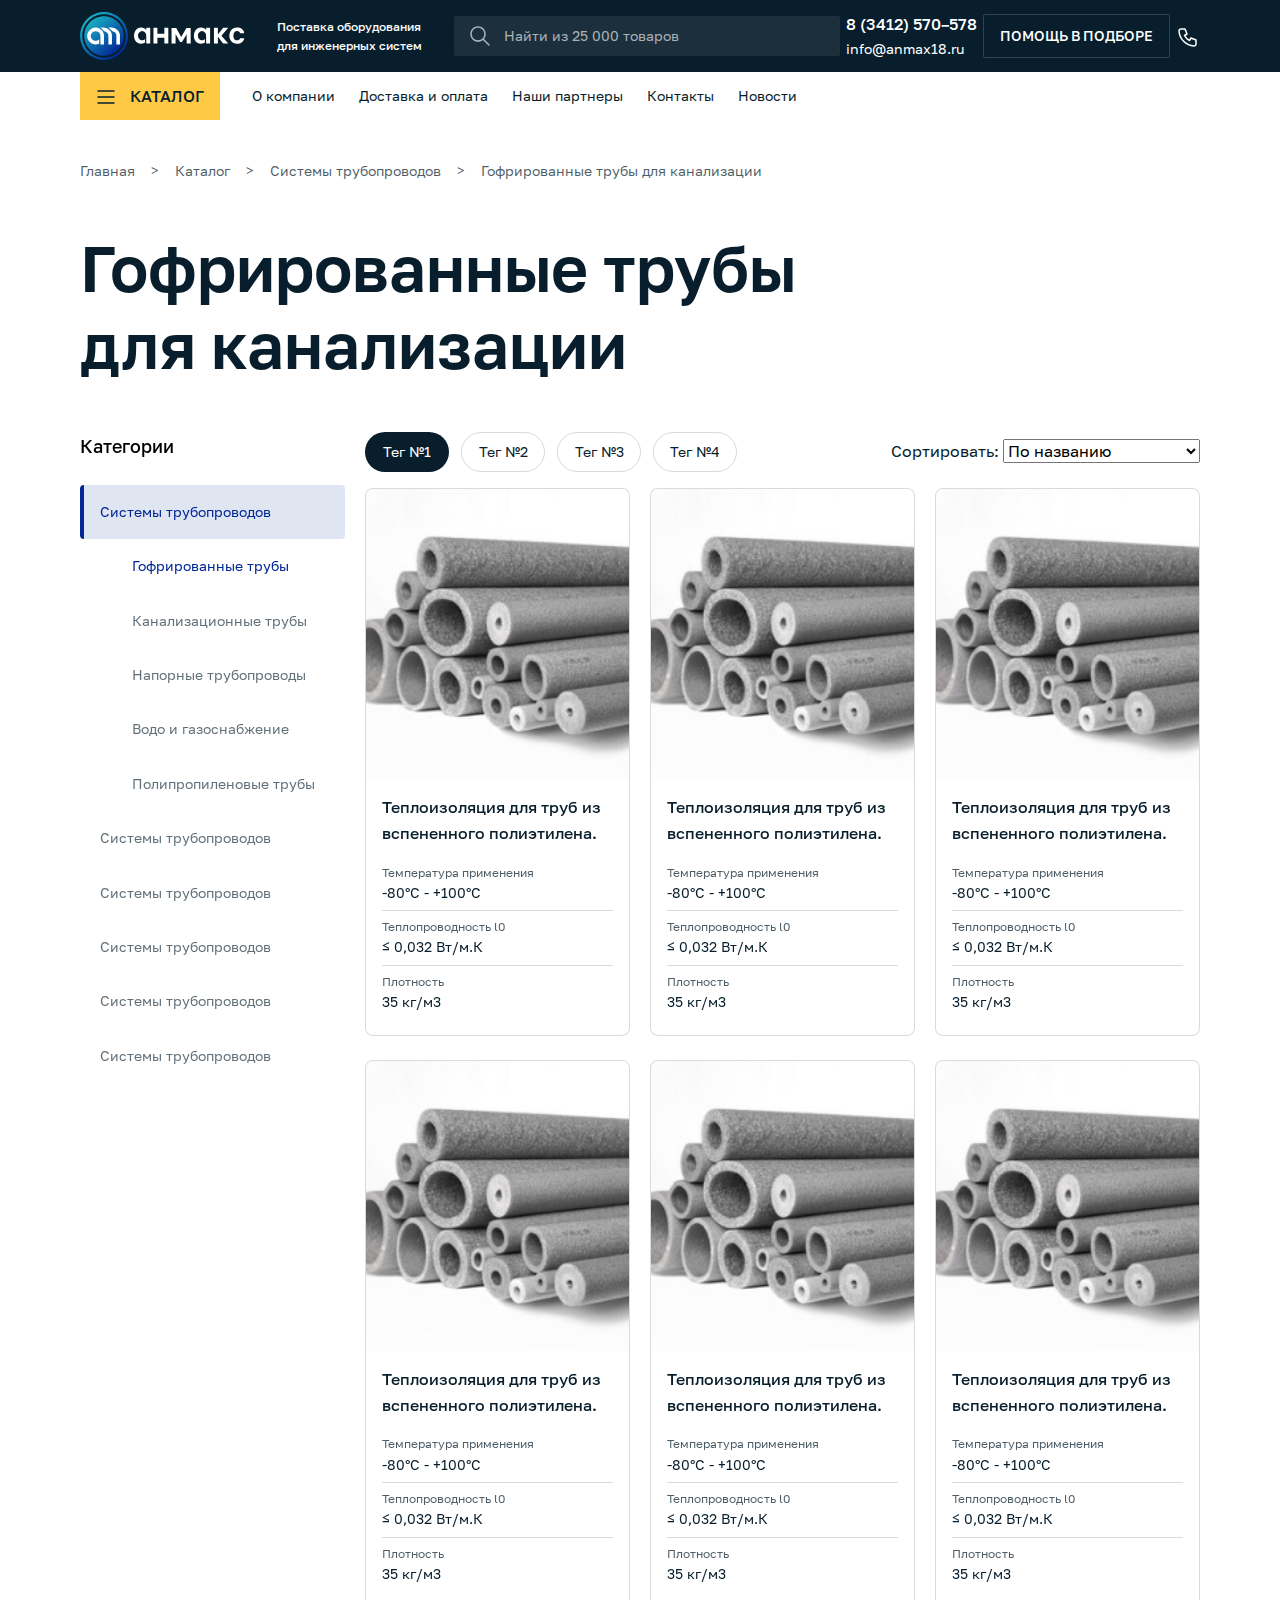
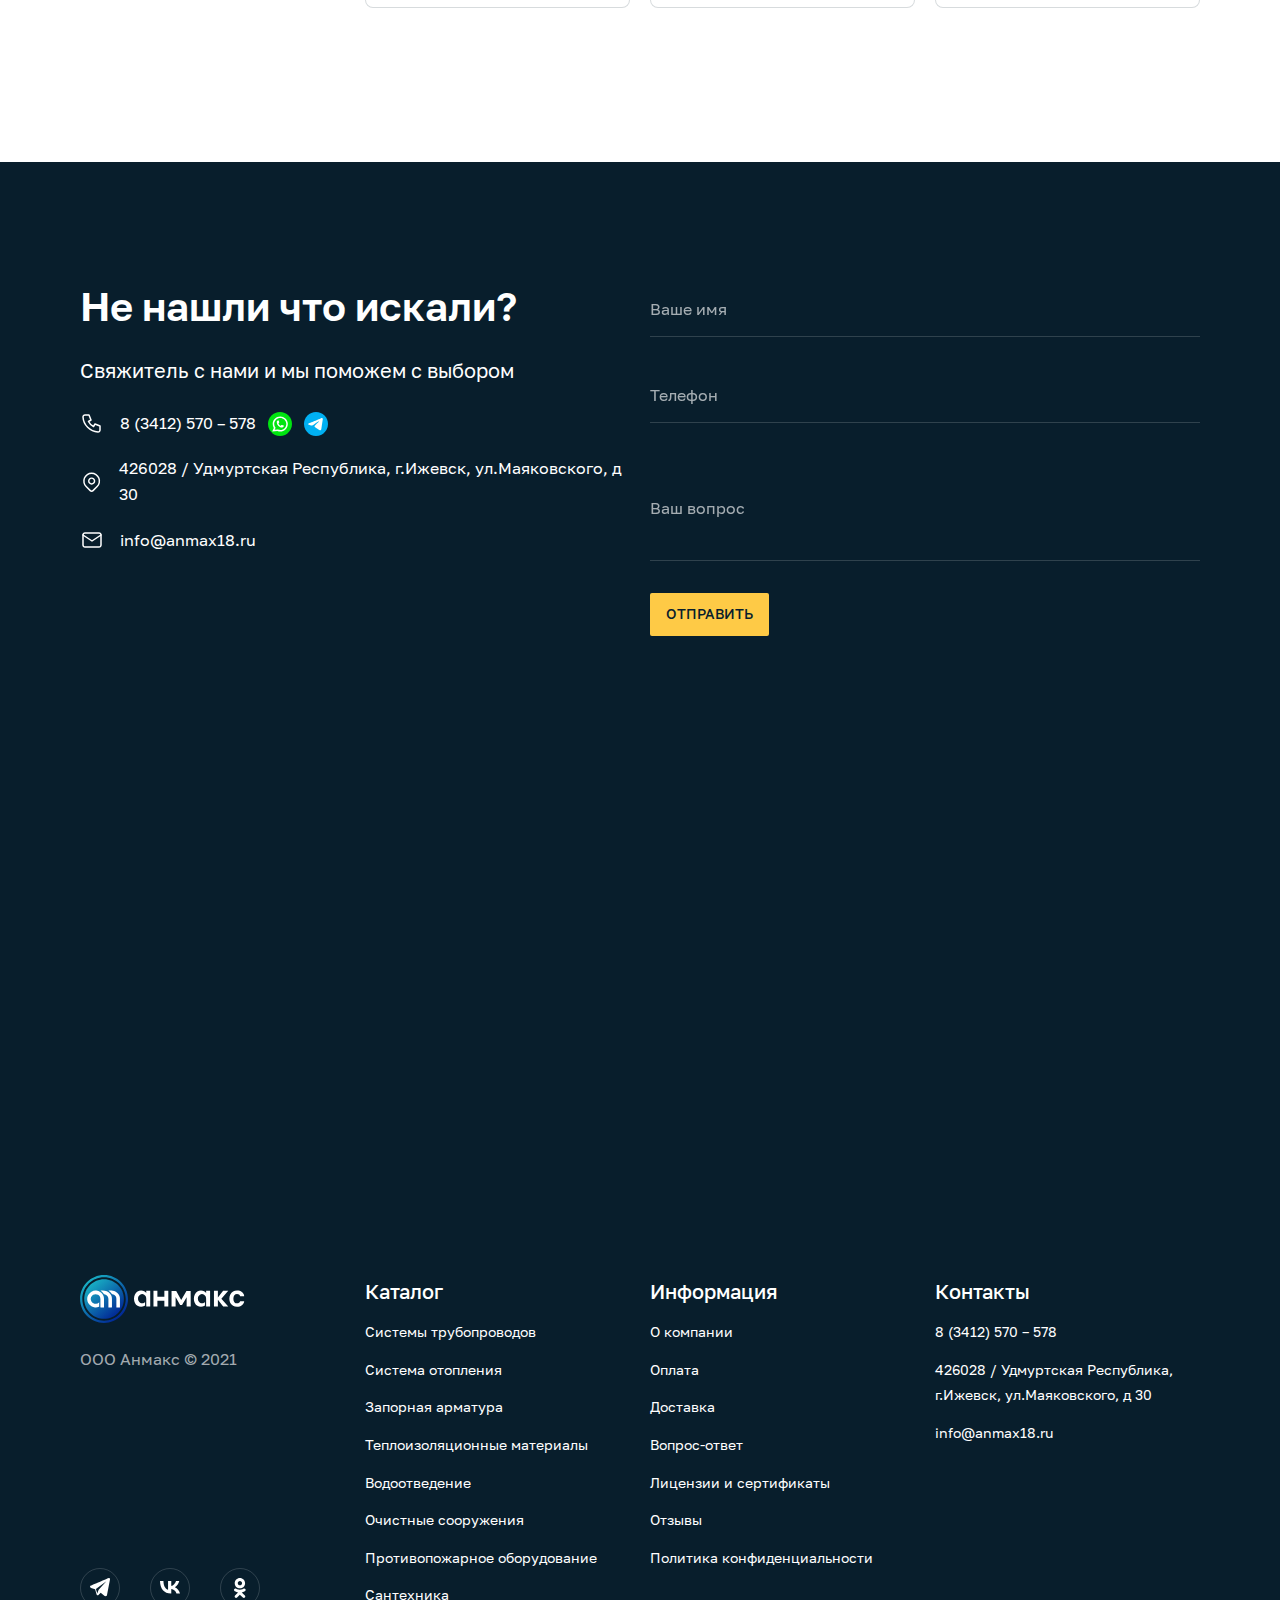
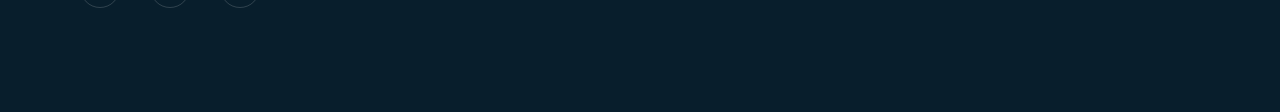
<file: products.html>
<!DOCTYPE html>
<html>

<head>

	<meta charset="utf-8">
	<!-- <base href="/"> -->

	<title>Анмакс</title>
	<meta name="description" content="">

	<meta name="viewport"
		content="width=device-width, initial-scale=1.0, minimum-scale=1.0, maximum-scale=1.0, user-scalable=no">

	<link rel="icon" href="images/favicon.png">
	<meta property="og:image" content="images/preview.jpg">

	<link rel="stylesheet" href="libs/bootstrap/css/bootstrap-reboot.min.css">
	<link rel="stylesheet" href="libs/bootstrap/css/bootstrap-grid.min.css">
	<link rel="stylesheet" href="libs/swiper/swiper-bundle.min.css">
	<link rel="stylesheet" href="libs/fancybox/fancybox.min.css">

	<link rel="stylesheet" href="css/main.css">
	<link rel="stylesheet" href="css/media.css">

	<script src="libs/jquery/jquery-3.6.0.min.js" defer></script>
	<script src="libs/swiper/swiper-bundle.min.js" defer></script>
	<script src="libs/fancybox/fancybox.umd.js" defer></script>
	<script src="libs/input-mask/jquery.maskedinput.min.js"></script>

	<script src="js/common.js" defer></script>

</head>

<body>

	<div class="app">
		<header>
			<div class="top_nav">
				<div class="container">
					<div class="row">
						<div class="col-12">
							<div class="d-flex align-items-center justify-content-between">
								<div class="d-flex align-items-center">
									<a href="#" class="logo">
										<img src="images/logo.svg" alt="">
									</a>
									<div class="ls_size m_text d-none d-md-block">
										Поставка оборудования<br>для инженерных систем
									</div>
									<div class="search_wrapper d-none d-lg-block">
										<form>
											<button>
												<svg width="20" height="20" viewBox="0 0 20 20" fill="none" xmlns="http://www.w3.org/2000/svg">
													<path fill-rule="evenodd" clip-rule="evenodd"
														d="M8 0.25C6.98226 0.25 5.97448 0.450459 5.0342 0.839933C4.09393 1.22941 3.23958 1.80027 2.51992 2.51992C1.80027 3.23958 1.22941 4.09393 0.839934 5.0342C0.45046 5.97448 0.25 6.98226 0.25 8C0.25 9.01774 0.45046 10.0255 0.839934 10.9658C1.22941 11.9061 1.80027 12.7604 2.51992 13.4801C3.23958 14.1997 4.09393 14.7706 5.0342 15.1601C5.97448 15.5495 6.98226 15.75 8 15.75C9.01774 15.75 10.0255 15.5495 10.9658 15.1601C11.6743 14.8666 12.334 14.4702 12.924 13.9847L18.4697 19.5303C18.7626 19.8232 19.2374 19.8232 19.5303 19.5303C19.8232 19.2374 19.8232 18.7626 19.5303 18.4697L13.9847 12.924C14.4702 12.334 14.8666 11.6743 15.1601 10.9658C15.5495 10.0255 15.75 9.01774 15.75 8C15.75 6.98226 15.5495 5.97448 15.1601 5.0342C14.7706 4.09393 14.1997 3.23958 13.4801 2.51992C12.7604 1.80027 11.9061 1.22941 10.9658 0.839933C10.0255 0.450459 9.01774 0.25 8 0.25ZM5.60823 2.22575C6.36651 1.91166 7.17924 1.75 8 1.75C8.82076 1.75 9.63349 1.91166 10.3918 2.22575C11.1501 2.53984 11.8391 3.00022 12.4194 3.58058C12.9998 4.16095 13.4602 4.84994 13.7742 5.60823C14.0883 6.36651 14.25 7.17924 14.25 8C14.25 8.82076 14.0883 9.63349 13.7742 10.3918C13.4602 11.1501 12.9998 11.8391 12.4194 12.4194C11.8391 12.9998 11.1501 13.4602 10.3918 13.7742C9.63349 14.0883 8.82076 14.25 8 14.25C7.17924 14.25 6.36651 14.0883 5.60823 13.7742C4.84994 13.4602 4.16095 12.9998 3.58058 12.4194C3.00022 11.8391 2.53984 11.1501 2.22575 10.3918C1.91166 9.63349 1.75 8.82076 1.75 8C1.75 7.17924 1.91166 6.36651 2.22575 5.60823C2.53984 4.84994 3.00022 4.16095 3.58058 3.58058C4.16095 3.00022 4.84994 2.53984 5.60823 2.22575Z"
														fill="white" fill-opacity="0.64" />
												</svg>
											</button>
											<input type="search" name="" id="" class="main_search" required
												placeholder="Найти из 25 000 товаров">
										</form>
									</div>
								</div>
								<div class="contact_header">
									<a href="tel:+73412570578" class="m_text d-block">8 (3412) 570–578</a>
									<a href="mailto:info@anmax18.ru" class="s_size d-block">info@anmax18.ru</a>
								</div>
								<a href="#" class="btn border_btn d-none d-lg-inline-block">Помощь в подборе</a>
								<a href="tel:" class="d-block phone-header">
									<svg width="24" height="24" viewBox="0 0 24 24" fill="none" xmlns="http://www.w3.org/2000/svg">
										<g clip-path="url(#clip0_178_3539)">
											<path d="M5 4H9L11 9L8.5 10.5C9.57096 12.6715 11.3285 14.429 13.5 15.5L15 13L20 15V19C20 19.5304 19.7893 20.0391 19.4142 20.4142C19.0391 20.7893 18.5304 21 18 21C14.0993 20.763 10.4202 19.1065 7.65683 16.3432C4.8935 13.5798 3.23705 9.90074 3 6C3 5.46957 3.21071 4.96086 3.58579 4.58579C3.96086 4.21071 4.46957 4 5 4Z" stroke="white" stroke-width="1.5" stroke-linecap="round" stroke-linejoin="round" />
										</g>
										<defs>
											<clipPath id="clip0_178_3539">
												<rect width="24" height="24" fill="white" />
											</clipPath>
										</defs>
									</svg>
								</a>
							</div>
						</div>
					</div>
				</div>
			</div>
			<div class="main_nav">
				<div class="container">
					<div class="row">
						<div class="col-12">
							<div class="d-flex align-items-center justify-content-between justify-content-lg-start">
								<button class="toggle_btn">
									<div>
										<svg width="24" height="24" viewBox="0 0 24 24" fill="none" xmlns="http://www.w3.org/2000/svg">
											<path d="M4 6H20" stroke="#081E2C" stroke-width="1.5" stroke-linecap="round"
												stroke-linejoin="round" />
											<path d="M4 12H20" stroke="#081E2C" stroke-width="1.5" stroke-linecap="round"
												stroke-linejoin="round" />
											<path d="M4 18H20" stroke="#081E2C" stroke-width="1.5" stroke-linecap="round"
												stroke-linejoin="round" />
										</svg>
										<svg width="24" height="24" viewBox="0 0 24 24" fill="none" xmlns="http://www.w3.org/2000/svg"
											style="display: none;">
											<path d="M6.34314 17.6567L17.6568 6.34303" stroke="#081E2C" stroke-width="1.5"
												stroke-linecap="round" stroke-linejoin="round" />
											<path d="M17.6569 17.6567L6.34315 6.34303" stroke="#081E2C" stroke-width="1.5"
												stroke-linecap="round" stroke-linejoin="round" />
										</svg>
									</div>
									<span class="d-lg-block d-none">Каталог</span>
								</button>
								<div class="search_wrapper d-block d-lg-none">
									<form>
										<button>
											<svg width="20" height="20" viewBox="0 0 20 20" fill="none" xmlns="http://www.w3.org/2000/svg">
												<path fill-rule="evenodd" clip-rule="evenodd" d="M8 0.25C6.98226 0.25 5.97448 0.450459 5.0342 0.839933C4.09393 1.22941 3.23958 1.80027 2.51992 2.51992C1.80027 3.23958 1.22941 4.09393 0.839934 5.0342C0.45046 5.97448 0.25 6.98226 0.25 8C0.25 9.01774 0.45046 10.0255 0.839934 10.9658C1.22941 11.9061 1.80027 12.7604 2.51992 13.4801C3.23958 14.1997 4.09393 14.7706 5.0342 15.1601C5.97448 15.5495 6.98226 15.75 8 15.75C9.01774 15.75 10.0255 15.5495 10.9658 15.1601C11.6743 14.8666 12.334 14.4702 12.924 13.9847L18.4697 19.5303C18.7626 19.8232 19.2374 19.8232 19.5303 19.5303C19.8232 19.2374 19.8232 18.7626 19.5303 18.4697L13.9847 12.924C14.4702 12.334 14.8666 11.6743 15.1601 10.9658C15.5495 10.0255 15.75 9.01774 15.75 8C15.75 6.98226 15.5495 5.97448 15.1601 5.0342C14.7706 4.09393 14.1997 3.23958 13.4801 2.51992C12.7604 1.80027 11.9061 1.22941 10.9658 0.839933C10.0255 0.450459 9.01774 0.25 8 0.25ZM5.60823 2.22575C6.36651 1.91166 7.17924 1.75 8 1.75C8.82076 1.75 9.63349 1.91166 10.3918 2.22575C11.1501 2.53984 11.8391 3.00022 12.4194 3.58058C12.9998 4.16095 13.4602 4.84994 13.7742 5.60823C14.0883 6.36651 14.25 7.17924 14.25 8C14.25 8.82076 14.0883 9.63349 13.7742 10.3918C13.4602 11.1501 12.9998 11.8391 12.4194 12.4194C11.8391 12.9998 11.1501 13.4602 10.3918 13.7742C9.63349 14.0883 8.82076 14.25 8 14.25C7.17924 14.25 6.36651 14.0883 5.60823 13.7742C4.84994 13.4602 4.16095 12.9998 3.58058 12.4194C3.00022 11.8391 2.53984 11.1501 2.22575 10.3918C1.91166 9.63349 1.75 8.82076 1.75 8C1.75 7.17924 1.91166 6.36651 2.22575 5.60823C2.53984 4.84994 3.00022 4.16095 3.58058 3.58058C4.16095 3.00022 4.84994 2.53984 5.60823 2.22575Z" fill="#081E2C" fill-opacity="0.64" />
											</svg>
										</button>
										<input type="search" name="" id="" class="main_search" required
											placeholder="Найти из 25 000 товаров">
									</form>
								</div>
								<button class="menu_button d-lg-none d-block">
									<svg width="24" height="24" viewBox="0 0 24 24" fill="none" xmlns="http://www.w3.org/2000/svg">
										<path d="M11 12C11 12.2652 11.1054 12.5196 11.2929 12.7071C11.4804 12.8946 11.7348 13 12 13C12.2652 13 12.5196 12.8946 12.7071 12.7071C12.8946 12.5196 13 12.2652 13 12C13 11.7348 12.8946 11.4804 12.7071 11.2929C12.5196 11.1054 12.2652 11 12 11C11.7348 11 11.4804 11.1054 11.2929 11.2929C11.1054 11.4804 11 11.7348 11 12Z" fill="#081E2C" stroke="#081E2C" stroke-width="1.5" stroke-linecap="round" stroke-linejoin="round" />
										<path d="M11 19C11 19.2652 11.1054 19.5196 11.2929 19.7071C11.4804 19.8946 11.7348 20 12 20C12.2652 20 12.5196 19.8946 12.7071 19.7071C12.8946 19.5196 13 19.2652 13 19C13 18.7348 12.8946 18.4804 12.7071 18.2929C12.5196 18.1054 12.2652 18 12 18C11.7348 18 11.4804 18.1054 11.2929 18.2929C11.1054 18.4804 11 18.7348 11 19Z" fill="#081E2C" stroke="#081E2C" stroke-width="1.5" stroke-linecap="round" stroke-linejoin="round" />
										<path d="M11 5C11 5.26522 11.1054 5.51957 11.2929 5.70711C11.4804 5.89464 11.7348 6 12 6C12.2652 6 12.5196 5.89464 12.7071 5.70711C12.8946 5.51957 13 5.26522 13 5C13 4.73478 12.8946 4.48043 12.7071 4.29289C12.5196 4.10536 12.2652 4 12 4C11.7348 4 11.4804 4.10536 11.2929 4.29289C11.1054 4.48043 11 4.73478 11 5Z" fill="#081E2C" stroke="#081E2C" stroke-width="1.5" stroke-linecap="round" stroke-linejoin="round" />
									</svg>
								</button>
								<nav class="d-lg-block d-none">
									<ul>
										<li><a href="#">О компании</a></li>
										<li><a href="#">Доставка и оплата</a></li>
										<li><a href="#">Наши партнеры</a></li>
										<li><a href="#">Контакты</a></li>
										<li><a href="#">Новости</a></li>
									</ul>
								</nav>
							</div>
						</div>
					</div>
				</div>
			</div>
			<div class="mega_menu">
				<div class="container">
					<div class="row">
						<div class="col-12">
							<nav>
								<div class="back_btn d-lg-none d-flex align-items-center mt-4">
									<svg width="24" height="24" viewBox="0 0 24 24" fill="none" xmlns="http://www.w3.org/2000/svg">
										<path d="M15 6L9 12L15 18" stroke="#081E2C" stroke-width="1.5" stroke-linecap="round" stroke-linejoin="round" />
									</svg>
									<span>Назад</span>
								</div>
								<ul>
									<li>
										<a href="#">Системы трубопроводов</a>
										<ul class="sub-menu">
											<li><a href="#"><img src="images/menu_image.png" loading="lazy" alt="">Гофрированные трубы для
													канализации </a></li>
													<li><a href="#"><img src="images/menu_image.png" loading="lazy" alt="">Гофрированные трубы для
														канализации </a></li>
														<li><a href="#"><img src="images/menu_image.png" loading="lazy" alt="">Гофрированные трубы для
															канализации </a></li>
															<li><a href="#"><img src="images/menu_image.png" loading="lazy" alt="">Гофрированные трубы для
																канализации </a></li>		
										</ul>
									</li>
									<li>
										<a href="#">Система отопления</a>
										<ul class="sub-menu">
											<li><a href="#123"><img src="images/menu_image.png" loading="lazy" alt="">Гофрированные трубы для
													канализации </a></li>
										</ul>
									</li>
									<li><a href="#">Запорная арматура</a></li>
									<li><a href="#">Теплоизоляционные материалы</a></li>
									<li><a href="#">Водоотводедение</a></li>
									<li><a href="#">Очистные сооружения</a></li>
									<li><a href="#">Противопожарное оборудование</a></li>
									<li><a href="#">Сантехника</a></li>
								</ul>
							</nav>
						</div>
					</div>
				</div>
			</div>
		</header>
		<aside>
			<div class="container">
				<div class="row">
					<div class="col-12">
						<div class="main_nav">
							<nav>
								<ul>
									<li><a href="#">О компании</a></li>
									<li><a href="#">Доставка и оплата</a></li>
									<li><a href="#">Наши партнеры</a></li>
									<li><a href="#">Контакты</a></li>
									<li><a href="#">Новости</a></li>
								</ul>
							</nav>
							<a href="#" class="btn border_btn mt-4">Помощь в подборе</a>
						</div>
					</div>
				</div>
			</div>
		</aside>
		<main>
			<div class="page_content">
				<div class="container">
					<div class="row">
						<div class="col-12">
							<p id="breadcrumbs" class="mb-lg-5 mb-4">
								<span><span><a href="#">Главная</a></span> &gt; <span>Каталог</span> &gt; <span>Системы
										трубопроводов</span> &gt; <span>Гофрированные трубы для канализации </span></span>
							</p>
						</div>
						<div class="col-lg-10 col-xl-8">
							<h1 class="mb-lg-5 mb-4">Гофрированные трубы для канализации </h1>
						</div>
					</div>
					<div class="row gy-2">
						<div class="col-lg-3">
							<div class="sidebar">
								<div class="sticky">
									<div class="sidebar_widget">
										<div class="m_size m_text mb-4 black_text d-flex align-items-center justify-content-between">
											<span>Категории</span>
											<svg width="17" height="18" viewBox="0 0 17 18" fill="none" xmlns="http://www.w3.org/2000/svg" class="d-lg-none d-block">
												<path d="M4.03727 7.02539L8.06233 11.0002L12.0371 6.9751" stroke="#081E2C" stroke-opacity="0.72" stroke-width="1.25" stroke-linecap="round" stroke-linejoin="round" />
											</svg>
										</div>
								<ul>
									<li class="current">
										<a href="#">Системы трубопроводов</a>
										<ul>
											<li class="current"><a href="#">Гофрированные трубы</a></li>
											<li><a href="#">Канализационные трубы</a></li>
											<li><a href="#">Напорные трубопроводы</a></li>
											<li><a href="#">Водо и газоснабжение</a></li>
											<li><a href="#">Полипропиленовые трубы</a></li>
										</ul>
									</li>
									<li><a href="#">Системы трубопроводов</a></li>
									<li><a href="#">Системы трубопроводов</a></li>
									<li><a href="#">Системы трубопроводов</a></li>
									<li><a href="#">Системы трубопроводов</a></li>
									<li><a href="#">Системы трубопроводов</a></li>
								</ul>
									</div>
								</div>
							</div>
						</div>
						<div class="col-lg-9">
							<div class="row mb-3">
								<div class="col-12">
									<div class="d-flex justify-content-between align-items-start flex-column flex-lg-row align-items-lg-center">
										<div class="tags_list ">
											<a href="#" class="current">Тег №1</a>
											<a href="#">Тег №2</a>
											<a href="#">Тег №3</a>
											<a href="#">Тег №4</a>
										</div>
										<div class="sort_products">
											<span>Сортировать:</span>
											<select name="" id="">
												<option value="" selected>По названию</option>
												<option value="">По возрастанию цены</option>
												<option value="">По убыванию цены</option>
											</select>
										</div>
									</div>
								</div>
							</div>
							<div class="row gy-4">
								<div class="col-lg-6 col-xl-4 col-md-6">
									<div class="position-relative">
										<a href="#" class="products_grid_post">
											<img src="images/product_post.png" loading="lazy" alt="">
											<div class="product_grid_post_desc">
												<div class="m_text mb-3">Теплоизоляция для труб из вспененного полиэтилена.</div>
												<div class="works_post_meta">
													<div>
														<div class="light_text ls_size">Температура применения</div>
														<div class="s_size">-80°С - +100°С</div>
													</div>
													<div>
														<div class="light_text ls_size">Теплопроводность l0</div>
														<div class="s_size">≤ 0,032 Вт/м.К</div>
													</div>
													<div>
														<div class="light_text ls_size">Плотность</div>
														<div class="s_size">35 кг/м3</div>
													</div>
												</div>
												<div class="btn blue_btn mt-3">Подробнее</div>
											</div>
										</a>
									</div>
								</div>
								<div class="col-lg-6 col-xl-4 col-md-6">
									<div class="position-relative">
										<a href="#" class="products_grid_post">
											<img src="images/product_post.png" loading="lazy" alt="">
											<div class="product_grid_post_desc">
												<div class="m_text mb-3">Теплоизоляция для труб из вспененного полиэтилена.</div>
												<div class="works_post_meta">
													<div>
														<div class="light_text ls_size">Температура применения</div>
														<div class="s_size">-80°С - +100°С</div>
													</div>
													<div>
														<div class="light_text ls_size">Теплопроводность l0</div>
														<div class="s_size">≤ 0,032 Вт/м.К</div>
													</div>
													<div>
														<div class="light_text ls_size">Плотность</div>
														<div class="s_size">35 кг/м3</div>
													</div>
												</div>
												<div class="btn blue_btn mt-3">Подробнее</div>
											</div>
										</a>
									</div>
								</div>
								<div class="col-lg-6 col-xl-4 col-md-6">
									<div class="position-relative">
										<a href="#" class="products_grid_post">
											<img src="images/product_post.png" loading="lazy" alt="">
											<div class="product_grid_post_desc">
												<div class="m_text mb-3">Теплоизоляция для труб из вспененного полиэтилена.</div>
												<div class="works_post_meta">
													<div>
														<div class="light_text ls_size">Температура применения</div>
														<div class="s_size">-80°С - +100°С</div>
													</div>
													<div>
														<div class="light_text ls_size">Теплопроводность l0</div>
														<div class="s_size">≤ 0,032 Вт/м.К</div>
													</div>
													<div>
														<div class="light_text ls_size">Плотность</div>
														<div class="s_size">35 кг/м3</div>
													</div>
												</div>
												<div class="btn blue_btn mt-3">Подробнее</div>
											</div>
										</a>
									</div>
								</div>
								<div class="col-lg-6 col-xl-4 col-md-6">
									<div class="position-relative">
										<a href="#" class="products_grid_post">
											<img src="images/product_post.png" loading="lazy" alt="">
											<div class="product_grid_post_desc">
												<div class="m_text mb-3">Теплоизоляция для труб из вспененного полиэтилена.</div>
												<div class="works_post_meta">
													<div>
														<div class="light_text ls_size">Температура применения</div>
														<div class="s_size">-80°С - +100°С</div>
													</div>
													<div>
														<div class="light_text ls_size">Теплопроводность l0</div>
														<div class="s_size">≤ 0,032 Вт/м.К</div>
													</div>
													<div>
														<div class="light_text ls_size">Плотность</div>
														<div class="s_size">35 кг/м3</div>
													</div>
												</div>
												<div class="btn blue_btn mt-3">Подробнее</div>
											</div>
										</a>
									</div>
								</div>
								<div class="col-lg-6 col-xl-4 col-md-6">
									<div class="position-relative">
										<a href="#" class="products_grid_post">
											<img src="images/product_post.png" loading="lazy" alt="">
											<div class="product_grid_post_desc">
												<div class="m_text mb-3">Теплоизоляция для труб из вспененного полиэтилена.</div>
												<div class="works_post_meta">
													<div>
														<div class="light_text ls_size">Температура применения</div>
														<div class="s_size">-80°С - +100°С</div>
													</div>
													<div>
														<div class="light_text ls_size">Теплопроводность l0</div>
														<div class="s_size">≤ 0,032 Вт/м.К</div>
													</div>
													<div>
														<div class="light_text ls_size">Плотность</div>
														<div class="s_size">35 кг/м3</div>
													</div>
												</div>
												<div class="btn blue_btn mt-3">Подробнее</div>
											</div>
										</a>
									</div>
								</div>
								<div class="col-lg-6 col-xl-4 col-md-6">
									<div class="position-relative">
										<a href="#" class="products_grid_post">
											<img src="images/product_post.png" loading="lazy" alt="">
											<div class="product_grid_post_desc">
												<div class="m_text mb-3">Теплоизоляция для труб из вспененного полиэтилена.</div>
												<div class="works_post_meta">
													<div>
														<div class="light_text ls_size">Температура применения</div>
														<div class="s_size">-80°С - +100°С</div>
													</div>
													<div>
														<div class="light_text ls_size">Теплопроводность l0</div>
														<div class="s_size">≤ 0,032 Вт/м.К</div>
													</div>
													<div>
														<div class="light_text ls_size">Плотность</div>
														<div class="s_size">35 кг/м3</div>
													</div>
												</div>
												<div class="btn blue_btn mt-3">Подробнее</div>
											</div>
										</a>
									</div>
								</div>
							</div>
						</div>
					</div>
				</div>
			</div>
		</main>
		<footer>
			<div class="container">
				<div class="row pb-4 gy-5">
					<div class="col-lg-6">
						<div class="footer_contact_widget">
							<h2 class="mb-4">Не нашли что искали?</h2>
							<div class="lg_size mb-4">Cвяжитель с нами и мы поможем с выбором </div>
							<div class="footer_contact_widget_items">
								<div class="d-flex align-items-center">
									<a href="#" class="d-flex align-items-center">
										<svg width="24" height="24" viewBox="0 0 24 24" fill="none" xmlns="http://www.w3.org/2000/svg">
											<path d="M5 4H9L11 9L8.5 10.5C9.57096 12.6715 11.3285 14.429 13.5 15.5L15 13L20 15V19C20 19.5304 19.7893 20.0391 19.4142 20.4142C19.0391 20.7893 18.5304 21 18 21C14.0993 20.763 10.4202 19.1065 7.65683 16.3432C4.8935 13.5798 3.23705 9.90074 3 6C3 5.46957 3.21071 4.96086 3.58579 4.58579C3.96086 4.21071 4.46957 4 5 4Z" stroke="white" stroke-width="1.5" stroke-linecap="round" stroke-linejoin="round" />
										</svg>
										<span>8 (3412) 570 – 578</span>
									</a>
									<div class="d-flex align-items-center social_widget_form">
										<a href="#">
											<svg width="24" height="25" viewBox="0 0 24 25" fill="none" xmlns="http://www.w3.org/2000/svg">
												<path d="M12.0273 0.983398H11.9727C5.36035 0.983398 0 6.34375 0 12.9561V13.0107C0 19.6231 5.36035 24.9834 11.9727 24.9834H12.0273C18.6397 24.9834 24 19.6231 24 13.0107V12.9561C24 6.34375 18.6397 0.983398 12.0273 0.983398Z" fill="#00E510" />
												<path d="M14.3388 16.4934C11.2673 16.4934 8.7683 13.9936 8.76746 10.922C8.7683 10.1434 9.40229 9.51025 10.1792 9.51025C10.2591 9.51025 10.3381 9.51698 10.4138 9.53043C10.5803 9.55818 10.7384 9.61452 10.8838 9.69944C10.9049 9.71205 10.9192 9.73223 10.9225 9.75578L11.2471 11.8015C11.2513 11.8259 11.2437 11.8495 11.2277 11.8671C11.0486 12.0656 10.8199 12.2085 10.5652 12.28L10.4424 12.3144L10.4886 12.433C10.9074 13.4992 11.76 14.3509 12.827 14.7714L12.9456 14.8185L12.98 14.6957C13.0515 14.4409 13.1945 14.2122 13.3929 14.0331C13.4072 14.0197 13.4265 14.0129 13.4459 14.0129C13.4501 14.0129 13.4543 14.0129 13.4593 14.0138L15.5051 14.3383C15.5295 14.3425 15.5496 14.356 15.5623 14.377C15.6463 14.5225 15.7027 14.6814 15.7313 14.8479C15.7447 14.9219 15.7506 15.0001 15.7506 15.0816C15.7506 15.8594 15.1175 16.4926 14.3388 16.4934Z" fill="#FDFDFD" />
												<path d="M19.7856 12.3093C19.62 10.4376 18.7624 8.70127 17.3708 7.42068C15.9708 6.13252 14.1546 5.42285 12.2551 5.42285C8.08624 5.42285 4.69431 8.81479 4.69431 12.9837C4.69431 14.3828 5.08025 15.7458 5.81094 16.9331L4.1814 20.5403L9.39879 19.9845C10.3061 20.3561 11.2663 20.5445 12.2543 20.5445C12.5141 20.5445 12.7806 20.531 13.048 20.5033C13.2835 20.478 13.5214 20.441 13.7552 20.3939C17.2463 19.6885 19.7949 16.59 19.8151 13.024V12.9837C19.8151 12.7566 19.805 12.5296 19.7848 12.3093H19.7856ZM9.59975 18.4012L6.71316 18.7089L7.57502 16.7994L7.40265 16.5681C7.39003 16.5513 7.37742 16.5345 7.36313 16.5152C6.61478 15.4818 6.21958 14.2609 6.21958 12.9845C6.21958 9.65646 8.92708 6.94897 12.2551 6.94897C15.3729 6.94897 18.0157 9.38151 18.2705 12.4867C18.2839 12.6532 18.2915 12.8205 18.2915 12.9853C18.2915 13.0324 18.2906 13.0787 18.2898 13.1283C18.2259 15.9123 16.281 18.2767 13.5601 18.8788C13.3524 18.925 13.1397 18.9603 12.9278 18.983C12.7075 19.0082 12.4813 19.0209 12.2568 19.0209C11.4572 19.0209 10.6802 18.8661 9.94618 18.5601C9.86461 18.5273 9.78473 18.492 9.7099 18.4558L9.60059 18.4028L9.59975 18.4012Z" fill="#FDFDFD" />
											</svg>
										</a>
										<a href="#">
											<svg width="24" height="24" viewBox="0 0 24 24" fill="none" xmlns="http://www.w3.org/2000/svg">
												<path d="M12.0273 0H11.9727C5.36034 0 0 5.36035 0 11.9727V12.0273C0 18.6397 5.36034 24 11.9727 24H12.0273C18.6397 24 24 18.6397 24 12.0273V11.9727C24 5.36035 18.6397 0 12.0273 0Z" fill="#00B0F2" />
												<path d="M4.54554 11.5908C4.57917 11.574 4.61282 11.558 4.64562 11.5429C5.2157 11.2789 5.79336 11.0317 6.37017 10.7845C6.40128 10.7845 6.4534 10.7483 6.48283 10.7366C6.5274 10.7172 6.57197 10.6987 6.61653 10.6794L6.87299 10.5692C7.04452 10.4961 7.2152 10.4229 7.38673 10.3498C7.72895 10.2035 8.07117 10.0572 8.41339 9.91001C9.09783 9.6174 9.78313 9.32395 10.4676 9.03133C11.152 8.73872 11.8373 8.44527 12.5217 8.15266C13.2062 7.86005 13.8914 7.5666 14.5759 7.27399C15.2603 6.98137 15.9456 6.68792 16.6301 6.39531C16.7823 6.32973 16.9471 6.23219 17.1102 6.2036C17.2472 6.17922 17.3809 6.13213 17.5188 6.10606C17.7803 6.05645 18.0687 6.03627 18.3193 6.14474C18.4059 6.18258 18.4858 6.23555 18.5522 6.30198C18.87 6.61645 18.8255 7.13272 18.7582 7.575C18.2899 10.6575 17.8215 13.7409 17.3523 16.8234C17.2884 17.2463 17.201 17.7104 16.8672 17.9778C16.5846 18.204 16.1827 18.2292 15.8338 18.1334C15.4848 18.0367 15.1771 17.8341 14.8752 17.6348C13.6232 16.8057 12.3704 15.9766 11.1184 15.1476C10.8207 14.9508 10.4894 14.6935 10.4928 14.3362C10.4945 14.1209 10.6231 13.9292 10.7543 13.7585C11.8423 12.3392 13.4122 11.3638 14.5801 10.0101C14.7449 9.8192 14.8744 9.47445 14.6482 9.36431C14.5137 9.29872 14.3589 9.38785 14.2362 9.47277C12.6924 10.5448 11.1495 11.6177 9.60571 12.6898C9.10205 13.0396 8.57401 13.3995 7.96692 13.4852C7.42374 13.5626 6.8772 13.4113 6.35168 13.2565C5.91108 13.127 5.47131 12.9942 5.03323 12.8571C4.80032 12.7848 4.55984 12.7066 4.3799 12.5427C4.19996 12.3787 4.09655 12.1029 4.20502 11.8843C4.27313 11.7472 4.40514 11.6606 4.54388 11.59L4.54554 11.5908Z" fill="#FEFFFC" />
											</svg>
										</a>
									</div>
								</div>
								<div class="d-flex align-items-center">
									<a href="#" class="d-flex align-items-center">
										<svg width="24" height="24" viewBox="0 0 24 24" fill="none" xmlns="http://www.w3.org/2000/svg">
											<path d="M9 11C9 11.7956 9.31607 12.5587 9.87868 13.1213C10.4413 13.6839 11.2044 14 12 14C12.7956 14 13.5587 13.6839 14.1213 13.1213C14.6839 12.5587 15 11.7956 15 11C15 10.2044 14.6839 9.44129 14.1213 8.87868C13.5587 8.31607 12.7956 8 12 8C11.2044 8 10.4413 8.31607 9.87868 8.87868C9.31607 9.44129 9 10.2044 9 11Z" stroke="white" stroke-width="1.5" stroke-linecap="round" stroke-linejoin="round" />
											<path d="M17.657 16.6572L13.414 20.9002C13.039 21.2748 12.5306 21.4853 12.0005 21.4853C11.4704 21.4853 10.962 21.2748 10.587 20.9002L6.343 16.6572C5.22422 15.5384 4.46234 14.1129 4.15369 12.5611C3.84504 11.0092 4.00349 9.40071 4.60901 7.93893C5.21452 6.47714 6.2399 5.22774 7.55548 4.3487C8.87107 3.46967 10.4178 3.00049 12 3.00049C13.5822 3.00049 15.1289 3.46967 16.4445 4.3487C17.7601 5.22774 18.7855 6.47714 19.391 7.93893C19.9965 9.40071 20.155 11.0092 19.8463 12.5611C19.5377 14.1129 18.7758 15.5384 17.657 16.6572Z" stroke="white" stroke-width="1.5" stroke-linecap="round" stroke-linejoin="round" />
										</svg>
										<span>426028 / Удмуртская Республика, г.Ижевск,
											ул.Маяковского, д 30</span>
									</a>
								</div>
								<div class="d-flex align-items-center">
									<a href="#" class="d-flex align-items-center">
										<svg width="24" height="24" viewBox="0 0 24 24" fill="none" xmlns="http://www.w3.org/2000/svg">
											<path d="M3 7C3 6.46957 3.21071 5.96086 3.58579 5.58579C3.96086 5.21071 4.46957 5 5 5H19C19.5304 5 20.0391 5.21071 20.4142 5.58579C20.7893 5.96086 21 6.46957 21 7V17C21 17.5304 20.7893 18.0391 20.4142 18.4142C20.0391 18.7893 19.5304 19 19 19H5C4.46957 19 3.96086 18.7893 3.58579 18.4142C3.21071 18.0391 3 17.5304 3 17V7Z" stroke="white" stroke-width="1.5" stroke-linecap="round" stroke-linejoin="round" />
											<path d="M3 7L12 13L21 7" stroke="white" stroke-width="1.5" stroke-linecap="round" stroke-linejoin="round" />
										</svg>
										<span>info@anmax18.ru</span>
									</a>
								</div>
							</div>
						</div>
					</div>
					<div class="col-lg-6">
						<form>
							<div class="form-group">
								<input type="text" id="name-p" name="name" required="" placeholder="Ваше имя">
								<label for="name-p">Ваше имя</label>
							</div>
							<div class="form-group">
								<input type="text" name="phone" placeholder="Телефон" id="phone-p" class="phone" required="">
								<label for="phone-p">Телефон</label>
							</div>
							<div class="form-group">
								<textarea name="cmnt" id="text-cmnt-f" cols="30" rows="3" placeholder="опишите вашу задачу" required=""></textarea>
								<label for="text-cmnt-f">Ваш вопрос</label>
							</div>
							<div class="form-group">
								<button class="btn yellow_btn">Отправить</button>
							</div>
						</form>
					</div>
				</div>
				<div class="row mt-lg-5 mt-3">
					<div class="col-12">
						<div class="map_widget">
							<iframe src="https://yandex.ru/map-widget/v1/?um=constructor%3Aa94d37e28b96528fc9905734355e9804fbbdf8c065b89e4a2bba03113ce46a11&amp;source=constructor" width="100%" height="480" frameborder="0"></iframe>
						</div>
					</div>
				</div>
				<div class="footer_bottom">
					<div class="row gy-4">
						<div class="col-lg-3 col-12">
							<div class="d-flex flex-lg-column justify-content-between align-items-lg-start align-items-center" style="height: 100%;">
								<div>
									<a href="#" class="logo">
										<img src="images/logo.svg" alt="">
									</a>
									<div style="color: rgba(255, 255, 255, 0.64);" class="mt-4 d-lg-block d-none">ООО Анмакс © 2021</div>
								</div>
								<div class="footer_bottom_social">
									<nav>
										<ul>
											<li><a href="#"><img src="images/tg.svg" alt=""></a></li>
											<li><a href="#"><img src="images/vk.svg" alt=""></a></li>
											<li><a href="#"><img src="images/ok.svg" alt=""></a></li>
										</ul>
									</nav>
								</div>
							</div>
						</div>
						<div class="col-lg-3 col-md-6 col-12">
							<div class="lg_size m_text">Каталог</div>
							<nav>
								<ul>
									<li><a href="#">Системы трубопроводов</a></li>
									<li><a href="#">Система отопления</a></li>
									<li><a href="#">Запорная арматура </a></li>
									<li><a href="#">Теплоизоляционные материалы</a></li>
									<li><a href="#">Водоотведение</a></li>
									<li><a href="#">Очистные сооружения</a></li>
									<li><a href="#">Противопожарное оборудование </a></li>
									<li><a href="#">Сантехника</a></li>
								</ul>
							</nav>
						</div>
						<div class="col-lg-3 col-md-6 col-12">
							<div class="lg_size m_text">Информация</div>
							<nav>
								<ul>
									<li><a href="#">О компании</a></li>
									<li><a href="#">Оплата</a></li>
									<li><a href="#">Доставка </a></li>
									<li><a href="#">Вопрос-ответ</a></li>
									<li><a href="#">Лицензии и сертификаты</a></li>
									<li><a href="#">Отзывы</a></li>
									<li><a href="#">Политика конфиденциальности </a></li>
								</ul>
							</nav>
						</div>
						<div class="col-lg-3 col-md-6 col-12">
							<div class="lg_size m_text">Контакты</div>
							<nav>
								<ul>
									<li><a href="#">8 (3412) 570 – 578</a></li>
									<li><a href="#">426028 / Удмуртская Республика,
										г.Ижевск, ул.Маяковского, д 30</a></li>
									<li><a href="#">info@anmax18.ru </a></li>
								</ul>
							</nav>
						</div>
						<div class="col-12">
							<div style="color: rgba(255, 255, 255, 0.64);" class="mt-2 d-lg-none d-block">ООО Анмакс © 2021</div>
						</div>
					</div>
				</div>
			</div>
		</footer>
	</div>

</body>

</html>
</file>
<file: css/main.css>
/* USER VARIABLES SECTION */

:root {
	--accent: #FECA46;
	--text: #081E2C;
	--regular-text: 16px;
	--lineheight: 1.6;
	--userfont: golos-text, sans-serif;
	--systemfont: -apple-system, BlinkMacSystemFont, Arial, sans-serif;
	--radius: 2px;
	--border: 1px solid rgba(255, 255, 255, 0.16);
	--transition: 0.2s ease all;
	--index: calc(1vw + 1vh);
}

/* BOOTSTRAP SETTINGS SECTION */

/* gutter 20px (10px + 10px). Comment this code for default gutter start at 1.5rem (24px) wide. */
.container, .container-fluid, .container-lg, .container-md, .container-sm, .container-xl, .container-xxl { --bs-gutter-x: .625rem; }
.row, .row > * { --bs-gutter-x: 1.25rem; }

/* FONTS LOAD SECTION */

@font-face { src: url("../fonts/GolosText-Regular.woff2") format("woff2"); font-family: "golos-text"; font-weight: 400; font-style: normal; }
@font-face { src: url("../fonts/GolosText-Medium.woff2") format("woff2"); font-family: "golos-text"; font-weight: 500; font-style: normal; }
@font-face { src: url("../fonts/GolosText-DemiBold.woff2") format("woff2"); font-family: "golos-text"; font-weight: 600; font-style: normal; }


/* GENERAL CSS SETTINGS */

::placeholder { color: #666; }
.form-group input::placeholder,.form-group textarea::placeholder{
	opacity: 0;
	visibility: hidden;
}
.form-group input:focus,section .form-group textarea:focus{
	border-color: var(--accent);
}
.form-group input:focus ~ label,section .form-group textarea:focus ~ label{
	color: var(--accent);
}
::selection { background-color: var(--accent); color: #fff; }
input, textarea { outline: none; }

input[type="search"]::-webkit-search-decoration,
input[type="search"]::-webkit-search-cancel-button,
input[type="search"]::-webkit-search-results-button,
input[type="search"]::-webkit-search-results-decoration {
  display: none;
}
body {
	font-family: var(--userfont);
	font-size: var(--regular-text);
	line-height: var(--lineheight);
	color: var(--text);
	min-width: 320px;
	position: relative;
	overflow-x: hidden;
}
body.lock{
	overflow: hidden;
}
html, body {
	height: 100%;
}
.app {
	min-height: 100%;
	display: flex;
	flex-direction: column;
}
main {
	flex: 1 1 auto;
}
.light_text{
	color: rgba(8, 30, 44, 0.72);
}
.gray{
	background: #F6F6F6;
}
.m_text{
	font-weight: 500;
}
.ls_size{
	font-size: 12px;
}
.s_size{
	font-size: 14px;
}
.regular{
	font-size: 16px;
}
.m_size{
	font-size: 18px;
}
.lg_size{
	font-size: 20px;
}
.xl_size{
	font-size: 24px;
}
.xxl_size{
	font-size: 32px;
}
.white_text{
	color: #fff;
}
.black_text{
	color: #000;
}
.normal_text{
	text-decoration: none;
	color: var(--text);
}
h1,.one,h2,.two,h3,.three,h4,.four,.h5,.five{
	font-weight: 600;
}
h1,.one{
	font-size: 64px;
}
h2,.two{
	font-size: 40px;
}
h3,.three{
	font-size: 24px;
}
h4,.four{
	font-size: 20px;
}
h5,.five{
	font-size: 18px;
}
section{
	padding-top: 120px;
	padding-bottom: 120px;
	overflow: hidden;
	position: relative;
	z-index: 1;
}
.position-relative{position: relative;}
.lh-1{
	line-height: 1.2;
}
/* BUTTONS */
.btn{
	background: #fff;
	text-align: center;
	display: inline-block;
	border-radius: var(--radius);
	text-transform: uppercase;
	text-decoration: none;
	text-align: center;
	color: var(--text);
	padding: 10px 16px;
	font-size: 14px;
	font-weight: 500;
	border-radius: var(--radius);
	border: none;
	transition: var(--transition);
}
.blue_btn{
	background: #012895;
	color: #fff;
}
.yellow_btn{
	background: var(--accent);
	color: var(--text);
}
.border_btn{
	background: transparent;
	border: var(--border);
	color: #fff;
}
.toggle_btn{
	background: var(--accent);
	color: var(--text);
	padding: 13px 16px 13px 50px;
	display: inline-block;
	font-weight: 500;
	text-transform: uppercase;
	border: none;
	position: relative;
	line-height: 1.4;
	z-index: 1;
}
.border_btn_white{
	color: var(--text);
	border: 1px solid rgba(8, 30, 44, 0.16);
}
.btn-group * + *{
	margin-top: 8px;
}
.btn-group * > svg{
	margin-right: 12px;
}
button.toggle_btn.active{
	-webkit-touch-callout: none; /* iOS Safari */
    -webkit-user-select: none; /* Safari */
     -khtml-user-select: none; /* Konqueror HTML */
       -moz-user-select: none; /* Old versions of Firefox */
        -ms-user-select: none; /* Internet Explorer/Edge */
            user-select: none; /* Non-prefixed version, currently
                                  supported by Chrome, Edge, Opera and Firefox */
}
.toggle_btn > div{
	width: 24px;
	height: 24px;
	position: absolute;
	top: 0;
	bottom: 0;
	left: 14px;
	margin: auto;
}

/* USER STYLES */
header{
	position: absolute;
	width: 100%;
	color: #fff;
	z-index: 15;
	transition: var(--transition);
}
header.toggled{
	position: fixed;
}
header .logo{
	margin-right: 32px;
}
header .search_wrapper{
	position: relative;
}
header .search_wrapper button{
	width: 24px;
	height: 24px;
	display: flex;
	align-items: center;
	justify-content: center;
	border: none;
	outline: none;
	position: absolute;
	left: 14px;
	top: 0;
	bottom: 0;
	margin: auto;
	z-index: 1;
	background: transparent;
	padding: 0;
}
header .main_search{
	font-size: 14px;
	color: #fff;
	border-radius: var(--radius);
	min-width: 498px;
	background: rgba(255, 255, 255, 0.08);
	border: none;
	padding: 9px 9px 9px 50px;
}
header .main_search::placeholder{
	color: rgba(255, 255, 255, 0.64);
}
header .menu_button {
	width: 32px;
	height: 100%;
	position: relative;
	z-index: 99;
	border: none;
	margin-left: 10px;
	background: transparent;
	outline: none;
	padding: 0;
}
/* header .menu_button.active:after, header .menu_button.active:before, header .menu_button.active span{
	background: #fff;
}
header .menu_button span {
	position: absolute;
	top: 10px;
}
header .menu_button:after, header .menu_button:before, header .menu_button span {
	width: 100%;
	height: 2px;
	background: #fff;
	transition: var(--transition);
	left: 0;
	right: 0;
	margin: auto;
}
header .menu_button:before {
	content: '';
	position: absolute;
	bottom: 0;
}
header .menu_button:after {
	content: '';
	position: absolute;
	top: 0;
}
.menu_button.active::before {
	-webkit-transform: rotate(45deg);
	-ms-transform: rotate(45deg);
	transform: rotate(45deg);
	-webkit-transition: .2s ease;
	-o-transition: .2s ease;
	transition: .2s ease;
	bottom: 9px;
}
.menu_button.active span {
	-webkit-transform: scale(0);
	-ms-transform: scale(0);
	transform: scale(0);
	-webkit-transition: .2s ease;
	-o-transition: .2s ease;
	transition: .2s ease;
}
.menu_button.active::after {
	width: 100%;
	-webkit-transition: .2s ease;
	-o-transition: .2s ease;
	transition: .2s ease;
	-webkit-transform: rotate(-45deg);
	-ms-transform: rotate(-45deg);
	transform: rotate(-45deg);
	top: 10px;
} */
button.toggle_btn.active svg:first-child{
	display: none !important;
}
button.toggle_btn.active svg:last-child{
	display: block !important;
}
.contact_header > *{
	color: #fff;
	text-decoration: none;
}
.top_nav{
	padding: 12px 0;
	background: var(--text);
}
.main_nav{
	background: #fff;
}
header nav ul,aside .main_nav nav ul{
	list-style: none;
	padding-left: 0;
	margin-bottom: 0;
	display: flex;
	align-items: center;
}
aside .main_nav nav ul{
	flex-flow: column;
	align-items: flex-start;
	margin-top: 20px;
}
header .main_nav nav ul li + *{
	margin-left: 24px;
}
aside .main_nav nav ul li{
	width: 100%;
}
aside .main_nav nav ul li + *{
margin-top: 12px;
border-top: 1px solid #e1e4e6;
padding-top: 12px;
}
header .main_nav nav ul li a,aside .main_nav nav ul li a{
	color: var(--text);
	font-size: 14px;
	text-decoration: none;
	padding: 16px 0;
}
aside .main_nav nav ul li a{
	font-size: 20px;
}
.mega_menu{
	position: absolute;
	width: 100%;
	transition: var(--transition);
	opacity: 0;
	visibility: hidden;
	z-index: -1;
}
.mega_menu.active{
	opacity: 1;
	visibility: visible;
	z-index: 1;
}
.mega_menu nav{
	background: #fff;
	box-shadow: 0 3px 7px 0 rgba(0, 0, 0, 0.03), 0 10px 22px 0 rgba(0, 0, 0, 0.04), 0 45px 98px 0 rgba(0, 0, 0, 0.07);
	border-radius: 8px;
	margin-top: 8px;
	position: relative;
}
.mega_menu nav > ul{
	flex-flow: column;
	align-items: flex-start;
	max-width: 280px;
	padding: 8px 0;
	border-right: 1px solid #d7dbdd;;
}
.mega_menu nav ul li{
	width: 100%;
}
.mega_menu nav ul li > ul{
	position: absolute;
	opacity: 0;
	left: 280px;
	top: 0;
	transition: var(--transition);
	padding: 16px;
	display: grid;
	grid-template-columns: repeat(3, 1fr);
	grid-gap: 24px 34px;
	align-items: flex-start;
	z-index: 0;
	display: none;
}
.mega_menu nav ul li > ul.active{
	opacity: 1;
	visibility: visible;
	z-index: 1;
	display: grid;
}
.mega_menu nav ul li a{
	text-decoration: none;
	color: var(--text);
	font-size: 14px;
		width: 100%;
}
.mega_menu nav > ul > li > a{
	padding: 16px;
	display: block;
	border-left: 2px solid transparent;
	transition: var(--transition);
}
.mega_menu nav > ul > li > a.active{
	border-color: #022794;
	background: #000;
	background: rgba(1, 39, 148, 0.12);
	color: #022794;
}
.mega_menu nav ul > li > a + ul li a{
	display: flex;
	align-items: center;
}
.mega_menu nav ul > li > a + ul li a img{
	margin-right: 16px;
	border-radius: 8px;
	width: 64px;
	height: 64px;
	object-fit: cover;
	border: 1px solid #e1e4e6;
}
aside{
	position: fixed;
	z-index: 12;
	background: #fff;
	left: 0;
	top: 0;
	width: 100%;
	height: 100%;
	padding: 100px 0 32px 0;
	transition: 0.4s ease all;
	top: -120%;
	overflow: auto;
}
aside.active{
	top: 0;
}
.back_btn{
	font-size: 18px;
	color: var(--text);
	position: sticky;
	top: 0;
	background: #fff;
}
/* FIrst screen */
.first_screen_slider .screen_slider_slide{
	padding: 250px 0 130px 0;
	position: relative;
	z-index: 1;
	min-height: 712px;
	display: flex;
	align-items: center;
	position: relative;
	background-position: center center !important;
}
.first_screen_slider .screen_slider_slide::after{
	content: '';
	position: absolute;
	width: 100%;
	height: 100%;
	left: 0;
	top: 0;
	background: linear-gradient(270deg, rgba(8, 30, 44, 0.48) 24.52%, rgba(8, 30, 44, 0.48) 100%);
transform: rotate(-180deg);
z-index: -1;
}
.first_screen_slider{
	position: relative;
	overflow: hidden;

}
.first_screen_slider .swiper-pagination{
	bottom: 40px;
}
.first_screen_slider .swiper-pagination .swiper-pagination-bullet{
	background: rgba(255, 255, 255, 0.16);
	width: 16px;
	height: 4px;
	border-radius: 10px;
}
.first_screen_slider .swiper-pagination .swiper-pagination-bullet.swiper-pagination-bullet-active{
	background: #fff;
}

/* About section */
.about_card img{
	width: 36px;
	min-width: 36px;
	height: 36px;
	object-fit: contain;
	margin-right: 16px;
}
/* product_category_card */
.product_category_card{
	position: relative;
	overflow: hidden;
	transition: var(--transition);
	padding: 24px;
	border-radius: 8px;
	background: #fff;
	text-decoration: none;
	color: var(--text);
	display: flex;
	flex-flow: column;
	height: 100%;
	justify-content: space-between;
}
.page_content .product_category_card{
	border: 1px solid rgba(8, 30, 44, 0.16);
}
.product_category_card img{
	height: 200px;
	width: 100%;
	object-fit: contain;
}
/* case and casse carousel */
.works_slider{
	overflow: hidden;
}
.works_post{
	display: block;
	text-decoration: none;
	color: var(--text);
	transition: var(--transition);
}
.works_post img{
	border-radius: 8px;
	width: 100%;
	object-fit: cover;
	max-width: 100%;
	height: 220px;
}
.works_post_meta > div{
	padding: 6px 0;
}
.works_post_meta > div:first-child{
	padding-top: 0;
}
.works_post_meta > div + *{
	border-top: 1px solid rgba(8, 30, 44, 0.16);
}
.works_post_meta > div > div{
	width: 100%;
}
.slider_nav div {
	width: 40px;
	height: 40px;
	border: 1px solid #e1e4e6;
	border-radius: 50%;
	display: flex;
	align-items: center;
	justify-content: center;
}
.slider_nav div + * {
	margin-left: 12px;
}
.slider_nav .swiper-button-disabled{
	opacity: 0.4;
}

/* brands carousel */
.brands_slider{
	overflow: hidden;
}
.brands_slider .swiper-slide{
	width: 90px;
	height: 90px;
	display: flex;
	align-items: center;
	justify-content: center;
}
.brands_slider .swiper-slide img{
	height: 90px;
	max-width: 100%;
	width: 100%;
}
/* testi carousel */
.testi_slider{
	overflow: hidden;
}
.testi_slider .swiper-slide{
	background: #fff;
	border-radius: 8px;
	padding: 24px;
	display: flex;
	flex-flow: column;
	height: initial;
	justify-content: center;
}
.testi_slider .swiper-slide > a{
	display: block;
}
.testi_slider .swiper-slide  a> img{
	border: 1px solid #e1e4e6;
	border-radius: 8px;
	width: 158px;
	object-fit: cover;
	overflow: hidden;
	margin-right: 32px;
}
.testi_slider .swiper-slide p{
	color: #000;
}
.testi_slider .swiper-slide .testi_meta > img{
	border-radius: 50%;
	width: 48px;
	height: 48px;
	margin-right: 12px;
	object-fit: cover;
}
.swiper-pagination.swiper-pagination-alt{
	top: auto;
	position: relative;
}
.swiper-pagination.swiper-pagination-alt .swiper-pagination-bullet{
	background: rgba(8, 30, 44, 0.46);
	width: 16px;
	height: 4px;
	border-radius: 10px;
}
.swiper-pagination.swiper-pagination-alt .swiper-pagination-bullet.swiper-pagination-bullet-active{
	background: #012895;
}
/* docs_slider */
.docs_slider{ 
	overflow: hidden;
}
.docs_slider a{
	transition: var(--transition);
}
.docs_slider a img{
	width: 100%;
	max-width: 100%;
	object-fit: cover;
	height: 430px;
	overflow: hidden;
	border-radius: 8px;
	border: 1px solid #e1e4e6;
}
/* forms */
.form-group {
	position: relative;
	display: flex;
	align-items: center;
}
.form-group + * {
	margin-top: 32px;
}
.form-group input,.form-group textarea {
	padding: 14px 0;
	width: 100%;
	border: none;
	border-bottom: var(--border);
	background: transparent;
	color: #fff;
	resize: none;
}
.form-group label {
	width: 100%;
	color: #fff;
	position: absolute;
	transition: opacity .1s ease-in-out,transform .1s ease-in-out,-webkit-transform .1s ease-in-out;
	-webkit-transform-origin: 0 0;
	opacity: 0.64;
	cursor:text;
}
.form-group input:focus~label, .form-group input:not(:placeholder-shown)~label,.form-group textarea:focus~label, .form-group textarea:not(:placeholder-shown)~label {
	font-style: normal;
	font-weight: 400;
	font-size: 14px;
	line-height: 22px;
	text-transform: uppercase;
}
.form-group input:focus~label, .form-group input:not(:placeholder-shown)~label,.form-group textarea:focus~label, .form-group textarea:not(:placeholder-shown)~label {
	transform: scale(.85) translateY(-2.1rem) translateX(0rem);
	color: var(--alt-text);
}
.form-group input::placeholder,.form-group textarea::placeholder { color: #fff;opacity: 0;visibility: hidden; }
.form-group textarea:focus~label,.form-group textarea:not(:placeholder-shown)~label{
	transform: scale(.85) translateY(-3.5rem) translateX(0rem);
}
/* footer */
footer{
	background: var(--text);
	color: #fff;
	padding: 120px 0 80px 0;
}
.map_widget{
	position: relative;
	overflow: hidden;
}
.map_widget iframe{
	border: none;
	border-radius: 8px;
	width: 100%;
}
.footer_contact_widget a{
	color: #fff;
	text-decoration: none;
}
.footer_contact_widget_items > div + *{
	margin-top: 20px;
}
.footer_contact_widget_items > div > * > svg{
	margin-right: 16px;
	width: 24px;
	height: 24px;
}
.social_widget_form > a {
	margin-left: 12px;
}
.footer_bottom{
	margin-top: 80px;
}
.footer_bottom nav ul{
	list-style: none;
	padding-left: 0;
	margin-bottom: 0;
}
.footer_bottom nav ul li{
	width: 100%;
	margin-top: 12px;
}
.footer_bottom nav ul li a{
	color: #fff;
	text-decoration: none;
	font-size: 14px;
	transition: var(--transition);
}
.footer_bottom .footer_bottom_social ul {
	display: flex;
	align-items: center;
	justify-content: flex-start;
}
.footer_bottom .footer_bottom_social ul li{
	width: auto;
	margin-top: 0;
}
.footer_bottom .footer_bottom_social ul li + *{
	margin-left: 30px;
}
.footer_bottom .footer_bottom_social ul li a{
	display: flex;
	align-items: center;
	justify-content: center;
	width: 40px;
	height: 40px;
	border-radius: 50%;
	border: var(--border);
}
/* page content */
.page_content{
	padding-top: 160px;
	padding-bottom: 154px;
	position: relative;
}
.page_content .post_item img{
	height: 300px;
}
#breadcrumbs{
	font-size: 14px;
}
#breadcrumbs a,#breadcrumbs span{
	color: rgba(8, 30, 44, 0.72);
	text-decoration: none;
}
#breadcrumbs span span {
	margin-right: 12px;
}
#breadcrumbs span span + *{
	margin-left: 12px;
}
/* products layout */
.sidebar{
	height: 100%;
}
.sidebar ul{
	list-style: none;
	padding-left: 0;
}

.sidebar ul li a{
	padding: 16px;
	border-radius: 4px;
	border-left: 4px solid transparent;
	overflow: hidden;
	display: block;
}
.sidebar ul > li.current > a{
	border-color: #012895;
	color: #012895;
	background: rgba(1, 40, 149, 0.12);
}
.sidebar ul li.current a{
	
}
.sidebar ul li > ul{
	padding-left: 32px;
}
.sidebar ul li > ul li.current a{
	border-color: transparent;
	background: transparent;
}
.sidebar ul li a{
	font-size: 14px;
	color: rgba(8, 30, 44, 0.64);
	text-decoration: none;
}
.sticky{
	position: sticky;
	top: 140px;
}
.products_grid_post{
	display: block;
	color: var(--text);
	text-decoration: none;
	border: 1px solid rgba(8, 30, 44, 0.16);
	border-radius: 8px;
	overflow: hidden;
	background: #fff;
	height: 100%;
	transition: var(--transition);
}
.products_grid_post img{
	width: 100%;
	height: 290px;
	object-fit: cover;
	max-width: 100%;
}

.products_grid_post .btn{
	width: 100%;
}
.product_grid_post_desc{
	padding: 16px;
}
.tags_list{
	display: grid;
	grid-template-columns: repeat(5, 1fr);
	grid-gap: 12px;
}
.tags_list a{
	color: var(--text);
	font-size: 14px;
	text-decoration: none;
	display: block;
	padding: 8px 16px;
	border-radius: 50px;
	border: 1px solid rgba(8, 30, 44, 0.16);
	text-align: center;
}
.tags_list a.current{
	background: var(--text);
	color: #fff;
}
.sort_products select{

}
/* seo_widget */
.seo_widget{
	column-count: 2;
	column-fill: balance;
	color: rgba(8, 30, 44, 0.72);
	font-size: 18px;
}
/* single_product */
.single_product_description .works_post_meta > div,.tabs_item_widget .works_post_meta > div{
	display: flex;
	align-items: center;
	justify-content: space-between;
}
.product_slider{
	overflow: hidden;
}
.product_slider img{
	height: 450px;
	width: 100%;
	max-width: 100%;
	object-fit: cover;
	border-radius: 8px;
}
.tabs_widget{
	border-bottom: 1px solid rgba(8, 30, 44, 0.16);
	display: flex;
	align-items: center;
	position: sticky;
	top: 120px;
	background: #fff;
	z-index: 1;
}
.tabs_widget a{
	color: rgba(8, 30, 44, 0.64);
	text-decoration: none;
	padding: 20px 0;
	display: block;
	position: relative;
}
.tabs_widget a::after{
	content: '';
	background: transparent;
	width: 100%;
	height: 3px;
	position: absolute;
	bottom: 0;
	left: 0;
	right: 0;
	margin: auto;
}
.tabs_widget a.active::after{
	background: #012895;
}
.tabs_widget a.active{
	color: var(--text);
}
.tabs_widget a + *{
	margin-left: 32px;
}
.tabs_item_widget ul{
	padding-left: 0;
	list-style-type: none;
	margin-bottom: 0;
}
.tabs_item_widget ul li{
	position: relative;
	padding-left: 20px;
}
.tabs_item_widget ul li{
	margin-bottom: 12px;
}
.tabs_item_widget ul li::before{
	content: '';
	background: #012895;
	width: 8px;
	height: 8px;
	transform: rotate(45deg);
	position: absolute;
	left: 0;
	top: 8px;
	
}
.tabs_item_widget ul li > ul{
	padding-left: 26px;
}
.tabs_item_widget ul li > ul li{
	margin-top: 10px;
}

.tabs_item_widget:last-of-type{
	padding-bottom: 40px;
	border-bottom: 1px solid rgba(8, 30, 44, 0.16);
}
.related_slider{
	overflow: hidden;
}
.related_slider .swiper-pagination.swiper-pagination-alt{
	position: relative;
	margin-top: 24px;
}
/* team cards */
.team_card{
	border-radius: 8px;
	overflow: hidden;
	background: #fff;
	display: flex;
  flex-flow: column;
  height: 100%;
}
.team_card > div{
	padding: 16px;
}
.team_card img{
	width: 100%;
	max-width: 100%;
	object-fit: cover;
	height: 230px;
	
}

/* faq */
.faq_widget_item{
	padding: 24px 17px;
	border: 1px solid rgba(8, 30, 44, 0.16);
	background: #fff;
	cursor: pointer;
	border-radius: 8px;
}

.faq_widget_item + *{
	margin-top: 8px;
}
.faq_widget_item > div:last-child{
	margin-top: 16px;
	padding-left: 64px;
}
.faq_widget_item > div:first-child{
	position: relative;
	padding-left: 64px;
}
.faq_widget_item > div:first-child::after{
	content: '';
}
.faq_widget_item > div:first-child::before {
	content: '';
	height: 14px;
	width: 2px;
	background: var(--text);
	position: absolute;
	left: 24px;
	bottom: 0;
	top: 0;
	margin: auto;
	transition: .3s ease;
}
 .faq_widget_item > div:first-child::after {
	content: '';
	width: 14px;
	height: 2px;
	background: var(--text);
	position: absolute;
	left: 0;
	top: 0;
	bottom: 0;
	margin: auto;
}
.faq_widget_item.active > div:first-child::before {
	-webkit-transform: scale(0);
	-ms-transform: scale(0);
	transform: scale(0);
	-webkit-transition: .3s ease;
	-o-transition: .3s ease;
	transition: .3s ease;
}
.faq_widget_item > div:first-child::after {
	content: '';
	width: 14px;
	height: 2px;
	background: var(--text);
	position: absolute;
	left: 18px;
	top: 0;
	bottom: 0;
	margin: auto;
}
.faq_widget_item ul ,.faq_widget_item ol {
	padding-left: 20px;
	margin-bottom: 0;
	margin-top: 10px;
}

/* other page styles */
.page_first_screen{
	background-repeat: no-repeat;
}
.page_first_screen{
	padding: 250px 0 130px 0;
	position: relative;
	z-index: 1;
	min-height: 616px;
	display: flex;
	align-items: center;
	position: relative;
	background-position: center center !important;
}
.page_first_screen::after{
	content: '';
	position: absolute;
	width: 100%;
	height: 100%;
	left: 0;
	top: 0;
	background: linear-gradient(270deg, rgba(8, 30, 44, 0.48) 24.52%, rgba(8, 30, 44, 0.48) 100%);
transform: rotate(-180deg);
z-index: -1;
}
.first_screen_wrap #breadcrumbs span,.first_screen_wrap #breadcrumbs a{
	color: #fff;
}
.first_screen_wrap #breadcrumbs{
	position: absolute;
	top: 160px;
}
.sidebar_page_content{
	padding-top: 40px;
}
.sidebar_page_content p{
	color: rgba(8, 30, 44, 0.72);
}
.sidebar_page_content h2,.sidebar_page_content h3,.sidebar_page_content h4,.sidebar_page_content h5{
	margin-bottom: 40px;
}
.sidebar_page a{
	border-left: 2px solid transparent;
	padding: 14px 20px;
	color: var(--text);
	text-decoration: none;
}
.sidebar_page a.active{
	border-color: #012895;
}
*[id]:before {
	display: block;
	content: "";
	height: 200px;
	margin: -200px 0 0;
	visibility: hidden;
}
.works_post.works_post_item img{
	height: 178px;
	max-width: 246px;
	margin-right: 20px;
}
.works_post.works_post_item > div{
	width: 100%;
}
.testimonial_single a> img{
	border: 1px solid #e1e4e6;
    border-radius: 8px;
    height: 394px;
		width: 280px;
    object-fit: cover;
    overflow: hidden;
    margin-right: 40px;
}
.testimonial_single  p{
	font-size: 28px;
}
.testimonial_single .testi_meta > img{
	margin-right: 12px;
}
.partner_card > div:first-child{
	border-radius: 8px;
	border: 1px solid #d7dbdd;
	padding: 14px 38px;
	margin-right: 20px;
	height: 106px;
	display: flex;
	align-items: center;
	justify-content: center;
}
.partner_card > div:first-child img{
	object-fit: contain;
	max-width: 119px;
}
.page_content .social_widget_form a{
	margin-right: 12px;
	margin-left: 0;
}
</file>
<file: css/media.css>
/* === DESKTOP FIRST === */

/* xl <= Extra extra large (xxl) */
@media (max-width : 1400px) {
	header .main_search{
		min-width: 386px;
	}
}

/* lg <= Extra large (xl) */
@media (max-width : 1200px) {
	header .logo{
		margin-right: 16px;
	}
	header .btn{
		font-size: 10px;
	}
	header .main_search {
		min-width: 280px;
}

}

/* md <= Large (lg) */
@media (max-width : 992px) {
	section{
		padding-top: 50px;
		padding-bottom: 50px;
	}

	p,div{
		font-size: calc(var(--index)* 1.1);
	}
	h1,.one{
		font-size: calc(var(--index)* 2.2);
	}
	h2,.two{
		font-size: calc(var(--index)* 1.9);
	}
	.xxl_size{
		font-size: calc(var(--index)* 1.8);
	}
	.m_size,.tags_list a,h5,.five{
		font-size: calc(var(--index)* 1.3);
	}
	.lg_size,h4,.four{
		font-size: calc(var(--index)* 1.5);
	}
	.xl_size,h3,.three,.testimonial_single p{
		font-size: calc(var(--index)* 1.7);
	}
	.regular{
		font-size: calc(var(--index)* 1.1);
	}
	.s_size{
		font-size: calc(var(--index)* 0.9);
	}
	.footer_bottom nav ul li a{
		font-size: calc(var(--index)* 1);
	}
	header .logo img,footer .logo img{
		max-width: 130px;
	}
	.footer_bottom{
		margin-top: 40px;
	}
	footer{
		padding: 50px 0 30px 0;
	}
	.map_widget iframe{
		height: 280px;
		border-radius: 0;
	}
	.works_slider,.brands_slider,.docs_slider,.related_slider{
		overflow: visible;
	}
	.mega_menu nav{
		margin-top: 0;
	}
	.mega_menu{
		height: 100%;
		overflow: auto;
		min-height: 100vmax;
		background: #fff;
		padding-bottom: 100px;
	}
	.mega_menu nav{
		box-shadow: none;
	}
	.mega_menu nav > ul{
		border-right: none;
		max-width: 100%;
		overflow: auto;
	}
	.mega_menu nav ul li > ul{
		grid-template-columns: repeat(1, 1fr);
		left: 0;
		overflow: auto;
		padding: 0;
		background: #fff;
		height: 100%;
		margin-top: 2rem;
		display: block;
		z-index: -1;
	}
	.mega_menu nav ul li > ul.active{
		display: block;
	}
	.mega_menu nav > ul > li > a.active{
		background: transparent;
	}
	.mega_menu nav > ul > li > a{
		border-left: none;
	}
	/* .toggle_btn svg{
		display: block !important;
	} */
	.mega_menu nav ul li ul li{
		margin: 16px 0;
	}
	.mega_menu nav{
		min-height: 100vmax;
		padding-bottom: 50px;
	}
	.mega_menu nav ul li > ul.active{
		padding-bottom: 100px;
	}
	.contact_header > *{
		font-size: 14px;
	}
	.contact_header > *:last-child{
		font-size: 12px;
	}
	aside .border_btn{
		border-color: var(--text);
		color: var(--text);
	}
	.page_content{
		padding-top: 140px;
		padding-bottom: 50px;
	}
	#breadcrumbs,.tags_list,.tabs_widget{
		overflow: auto;
        white-space: nowrap;
        -ms-overflow-style: none;
        scrollbar-width: none;
				justify-content: flex-start;
				display: flex;
				margin-bottom: 26px;
				width: 100%;
	}
	#breadcrumbs span span + * {
    margin-left: 6px;
}
.tabs_widget a + *{
	margin-left: 16px;
}

#breadcrumbs span span {
    margin-right: 6px;
}
.seo_widget{
	column-count: 1;
	column-fill: balance;
}
.footer_bottom .footer_bottom_social ul li + *{
	margin-left: 8px;
}
.main_nav{
	padding: 10px 0;
}
.toggle_btn{
	padding: 6px;
}
.toggle_btn > div{
	position: relative;
	left: 0;
}
header .main_nav .main_search{
	background: rgba(8, 30, 44, 0.08);
	margin-left: 10px;
	padding: 7px 7px 7px 36px;
	min-width: 100%;
	color: var(--text);
}
header .main_search::placeholder{
	color: rgba(8, 30, 44, 0.64);
	font-size: 12px;
}
header .search_wrapper{
	width: 100%;
}
.sidebar_widget div + *{
	display: none;
}
.sidebar_widget div + *{
	display: none;
}
.sidebar_widget div + *.active{
	display: block;
}
.sidebar_widget div.active svg{
	transform: rotate(180deg);
}
.sticky{
	position: relative;
	top: 0;
}
.tabs_item_widget:last-of-type{
	padding-bottom: 20px;
}
.sidebar_page_content h2,.sidebar_page_content h3,.sidebar_page_content h4,.sidebar_page_content h5{
	margin-bottom: 22px;
}
.sidebar_page{
	overflow: auto;
	white-space: nowrap;
	-ms-overflow-style: none;
	scrollbar-width: none;
	justify-content: flex-start;
	display: flex;
	width: 100%;
	border-left: none;
}
.sidebar_page a + *{
	margin-left: 16px;
}
.sidebar_page a{
	border-bottom: 2px solid transparent;
	border-left: none;
	padding: 10px 0;
}
.sidebar_page a.active{
	border-color: #022794;
}
.sticky.sticky_alt{
	position: sticky;
	top: 120px;
	background: #fff;
}
.works_post.works_post_item img{
	margin-right: 0;
	max-width: 100%;
	height: 220px;
}
}

/* sm <= Medium (md) */
@media (max-width : 768px) {
	.partner_card > div:first-child{
		max-width: 142px;
		margin-right: 10px;
	}
	.first_screen_wrap #breadcrumbs{
		position: relative;
		top: 0;
	}
	.sidebar_page_content{
		padding-top: 20px;
	}
	.page_first_screen{
		padding: 0;
		min-height: 420px;
	}
	.faq_widget_item{
		padding: 16px;
	}
	.faq_widget_item > div:first-child,.faq_widget_item > div:last-child{
		padding-left: 30px;
	}
	.faq_widget_item > div:first-child::before{
		left: 6px;
	}
	.faq_widget_item > div:first-child::after{
		left: 0;
	}
	.first_screen_slider .screen_slider_slide{
		min-height: 460px;
		padding: 0;
		padding-top: 60px;
	}
	.testi_slider .swiper-slide a> img{
		display: none;
	}
	.testi_slider .swiper-slide{
		padding: 12px;
	}
	.map_widget{
		margin-left: -10px;
		margin-right: -10px;
	}
	.first_screen_slider .swiper-pagination{
		bottom: 14px;
	}
	.tags_list a{
		padding: 6px 10px;
	}
}

/* xs <= Small (sm) */
@media (max-width : 576px) {
	.docs_slider a img{
		height: 330px;
	}
	form button{
		width: 100%;
	}
	.toggle_btn{
		font-size: 16px;
	}
	aside .border_btn{
		width: 100%;
	}
	.product_slider img{
		height: 350px;
	}
}


/* === MOBILE FIRST === */

/* Custom (xs) */
@media (min-width : 0) {

}

/* Small (sm) */
@media (min-width : 576px) {

}

/* Medium (md) */
@media (min-width : 768px) {

}

/* Large (lg) */
@media (min-width : 992px) {
	.search_wrapper{
		margin-left: 32px;
	}
	header .toggle_btn{
		margin-right: 32px;
	}
	aside {
		opacity: 0;
		visibility: hidden;
}
.related_slider .products_grid_post:hover{
	min-height: 100%;
	position: relative;
}
.products_grid_post:hover{
	position: absolute;
	top: 0;
	left: 0;
	right: 0;
	height: auto;
	min-height: 105%;
	box-shadow: 0 1px 3px 0 rgba(8, 30, 44, 0.06), 0 2px 9px 0 rgba(8, 30, 44, 0.08), 0 9px 42px 0 rgba(8, 30, 44, 0.14);
	z-index: 12;
	transition: 0.1s ease all;
}
.products_grid_post:hover .btn{
	display: block;
}
.products_grid_post .btn{
	display: none;
}
.single_product_description .btn-group > *{
	min-width: 274px;
}
.product_slider{
	margin-right: 20px;
}
.sidebar_page a{
	font-size: 14px;
}
}

/* Extra large (xl) */
@media (min-width : 1200px) {
	.text {
		font-size: 18px;
	}
}

/* Extra extra large (xxl) */
@media (min-width : 1400px) {
	.text {
		font-size: 22px;
	}
}

@media (hover: hover) {
	header .main_nav nav ul li a:hover, aside .main_nav nav ul li a:hover{
		color: #022794;
	}
	.btn.blue_btn:hover{
		color: #fff;
	}
	.btn.border_btn:hover{
		color: #fff;
	}
	.btn:hover{
		opacity: 0.8;
		color: var(--text);
	}
	.product_category_card:hover,.works_post:hover,.docs_slider a:hover{
		color: var(--text);
		opacity: 0.8;
	}
	.footer_bottom nav ul li a:hover{
		color: var(--accent);
	}
	.contact_header > *:hover{
		color: #fff;
		opacity: 0.8;
	}

	.products_grid_post:hover{
		color: var(--text);
	}
	.sidebar ul li a:hover{
		color: #022794;
	}
	.normal_text:hover{
		color: var(--text);
		opacity: 0.8;
	}
}
@media (hover: none){
	header .main_nav nav ul li a:active, aside .main_nav nav ul li a:active{
		color: #022794;
	}
	.btn.border_btn:active{
		color: #fff;
	}
	.btn.blue_btn:active{
		color: #fff;
	}
	.btn:active{
		opacity: 0.8;
		color: var(--text);
	}
	.product_category_card:active,.works_post:active,.docs_slider a:active{
		color: var(--text);
		opacity: 0.8;
	}
	.footer_bottom nav ul li a:active{
		color: var(--accent);
	}
	.contact_header > *:active{
		color: #fff;
		opacity: 0.8;
	}
	.products_grid_post:active{
		color: var(--text);
	}
	.sidebar ul li a:active{
		color: #022794;
	}
	.normal_text:active{
		color: var(--text);
		opacity: 0.8;
	}
}
</file>
